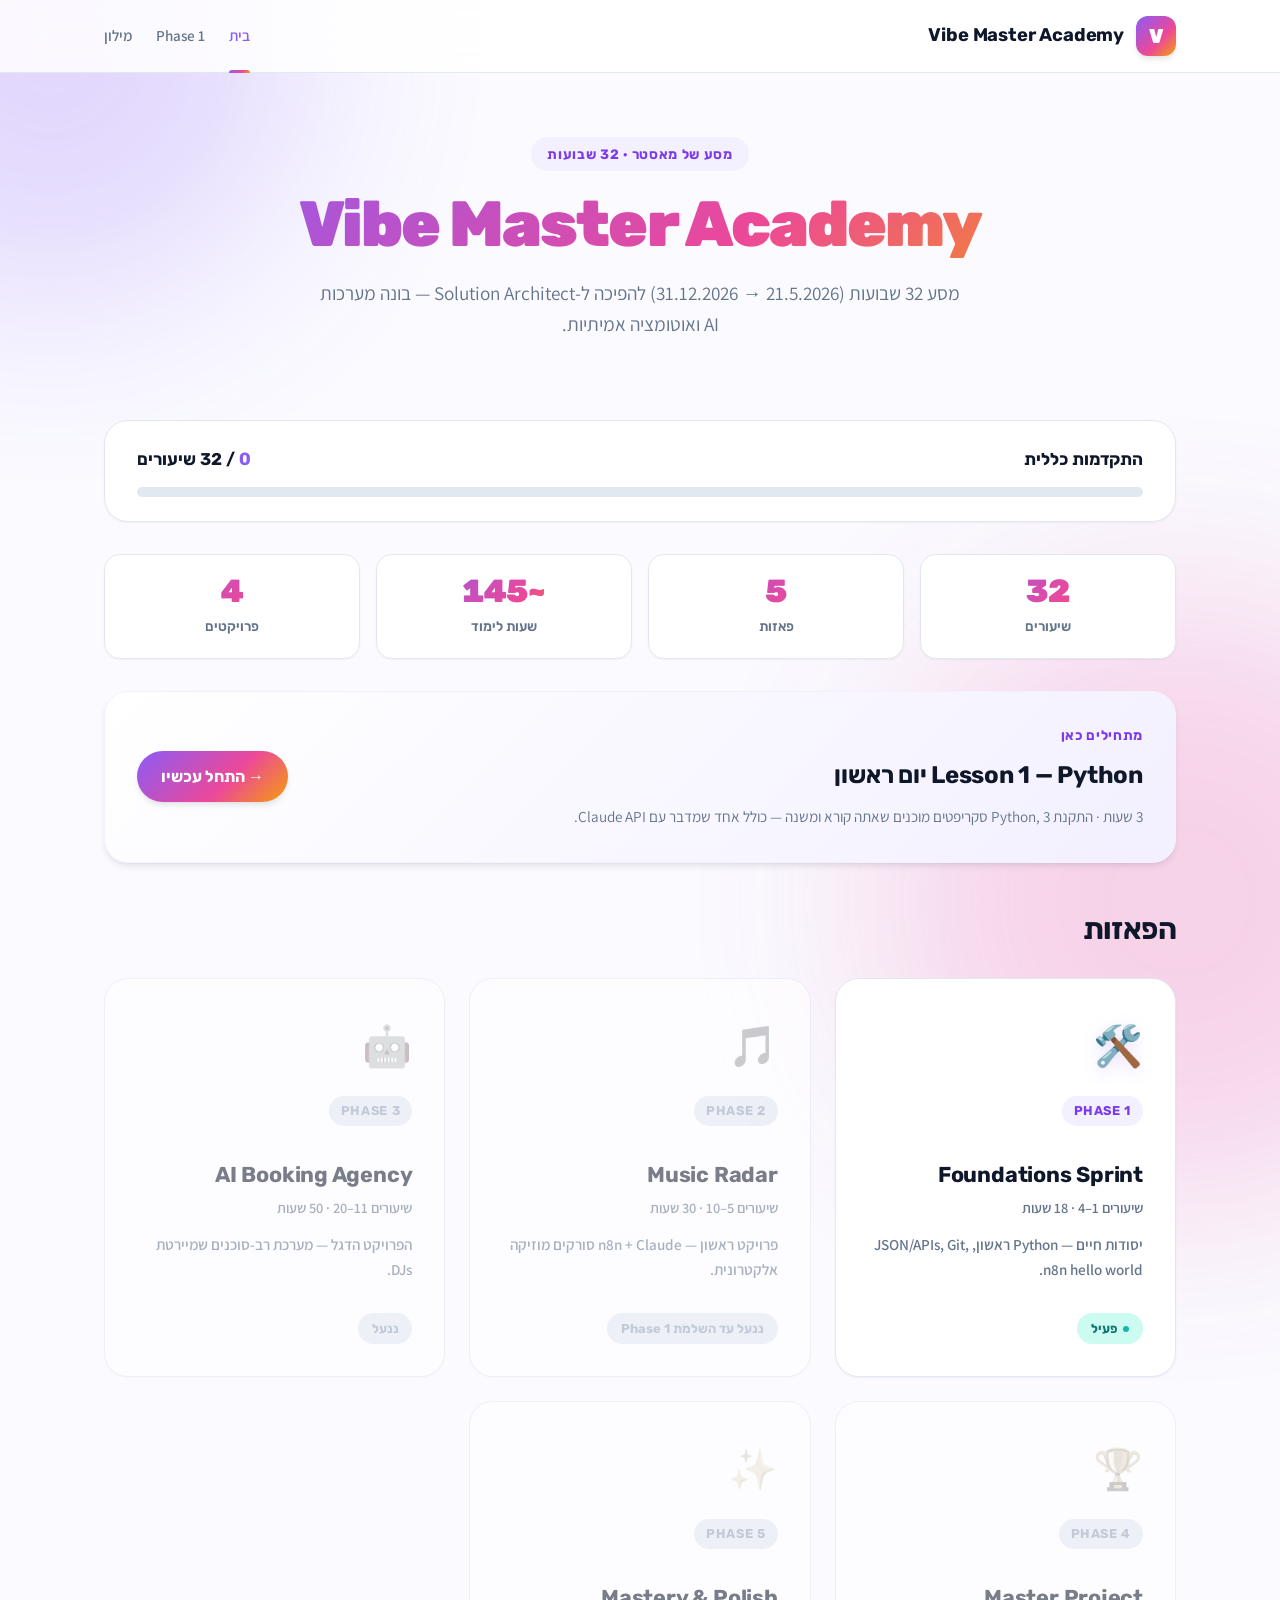
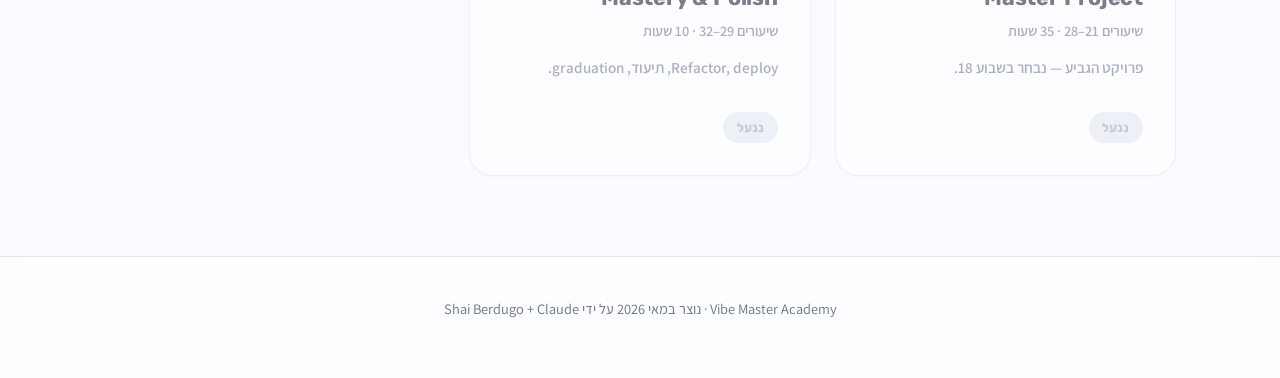
<file: index.html>
<!DOCTYPE html>
<html lang="he" dir="rtl">
<head>
  <meta charset="UTF-8">
  <meta name="viewport" content="width=device-width, initial-scale=1.0">
  <title>Vibe Master Academy — מסע 32 שבועות</title>
  <link rel="stylesheet" href="assets/css/styles.css?v=20260521-17">
</head>
<body>

  <header class="site-header">
    <div class="container site-header__inner">
      <a href="index.html" class="brand">
        <div class="brand__logo">V</div>
        <div class="brand__name">Vibe Master Academy</div>
      </a>
      <nav class="site-nav">
        <a href="index.html">בית</a>
        <a href="phase-1/index.html">Phase 1</a>
        <a href="glossary.html">מילון</a>
      </nav>
    </div>
  </header>

  <main class="container">
    <section class="hero">
      <div class="hero__eyebrow">מסע של מאסטר · 32 שבועות</div>
      <h1 class="hero__title">Vibe Master Academy</h1>
      <p class="hero__subtitle">
        מסע 32 שבועות (21.5.2026 → 31.12.2026) להפיכה ל-Solution Architect — בונה מערכות AI ואוטומציה אמיתיות.
      </p>
    </section>

    <section class="progress">
      <div class="progress__label">
        <span>התקדמות כללית</span>
        <span><strong>0</strong> / 32 שיעורים</span>
      </div>
      <div class="progress__bar">
        <div class="progress__fill" data-pct="0"></div>
      </div>
    </section>

    <div class="stats-strip">
      <div class="stat">
        <div class="stat__num">32</div>
        <div class="stat__label">שיעורים</div>
      </div>
      <div class="stat">
        <div class="stat__num">5</div>
        <div class="stat__label">פאזות</div>
      </div>
      <div class="stat">
        <div class="stat__num">~145</div>
        <div class="stat__label">שעות לימוד</div>
      </div>
      <div class="stat">
        <div class="stat__num">4</div>
        <div class="stat__label">פרויקטים</div>
      </div>
    </div>

    <div class="home-cta">
      <div class="home-cta__text">
        <div class="home-cta__label">מתחילים כאן</div>
        <div class="home-cta__title">Lesson 1 — Python יום ראשון</div>
        <div class="home-cta__desc">3 שעות · התקנת Python, 3 סקריפטים מוכנים שאתה קורא ומשנה — כולל אחד שמדבר עם Claude API.</div>
      </div>
      <a href="phase-1/lesson-01.html" class="home-cta__btn">התחל עכשיו ←</a>
    </div>

    <h2>הפאזות</h2>
    <section class="phases">

      <a href="phase-1/index.html" class="phase-card">
        <span class="phase-card__icon">🛠️</span>
        <div class="phase-card__number">Phase 1</div>
        <h3 class="phase-card__title">Foundations Sprint</h3>
        <div class="phase-card__meta">שיעורים 1–4 · 18 שעות</div>
        <p class="phase-card__desc">יסודות חיים — Python ראשון, JSON/APIs, Git, n8n hello world.</p>
        <span class="phase-card__status phase-card__status--active">פעיל</span>
      </a>

      <a class="phase-card phase-card--locked">
        <span class="phase-card__icon">🎵</span>
        <div class="phase-card__number">Phase 2</div>
        <h3 class="phase-card__title">Music Radar</h3>
        <div class="phase-card__meta">שיעורים 5–10 · 30 שעות</div>
        <p class="phase-card__desc">פרויקט ראשון — n8n + Claude סורקים מוזיקה אלקטרונית.</p>
        <span class="phase-card__status phase-card__status--locked">ננעל עד השלמת Phase 1</span>
      </a>

      <a class="phase-card phase-card--locked">
        <span class="phase-card__icon">🤖</span>
        <div class="phase-card__number">Phase 3</div>
        <h3 class="phase-card__title">AI Booking Agency</h3>
        <div class="phase-card__meta">שיעורים 11–20 · 50 שעות</div>
        <p class="phase-card__desc">הפרויקט הדגל — מערכת רב-סוכנים שמיירטת DJs.</p>
        <span class="phase-card__status phase-card__status--locked">ננעל</span>
      </a>

      <a class="phase-card phase-card--locked">
        <span class="phase-card__icon">🏆</span>
        <div class="phase-card__number">Phase 4</div>
        <h3 class="phase-card__title">Master Project</h3>
        <div class="phase-card__meta">שיעורים 21–28 · 35 שעות</div>
        <p class="phase-card__desc">פרויקט הגביע — נבחר בשבוע 18.</p>
        <span class="phase-card__status phase-card__status--locked">ננעל</span>
      </a>

      <a class="phase-card phase-card--locked">
        <span class="phase-card__icon">✨</span>
        <div class="phase-card__number">Phase 5</div>
        <h3 class="phase-card__title">Mastery & Polish</h3>
        <div class="phase-card__meta">שיעורים 29–32 · 10 שעות</div>
        <p class="phase-card__desc">Refactor, deploy, תיעוד, graduation.</p>
        <span class="phase-card__status phase-card__status--locked">ננעל</span>
      </a>

    </section>

  </main>

  <footer class="site-footer">
    <div class="container">
      <p>Vibe Master Academy · נוצר במאי 2026 על ידי Shai Berdugo + Claude</p>
    </div>
  </footer>

  <script src="assets/js/app.js?v=20260521-17"></script>
</body>
</html>
</file>
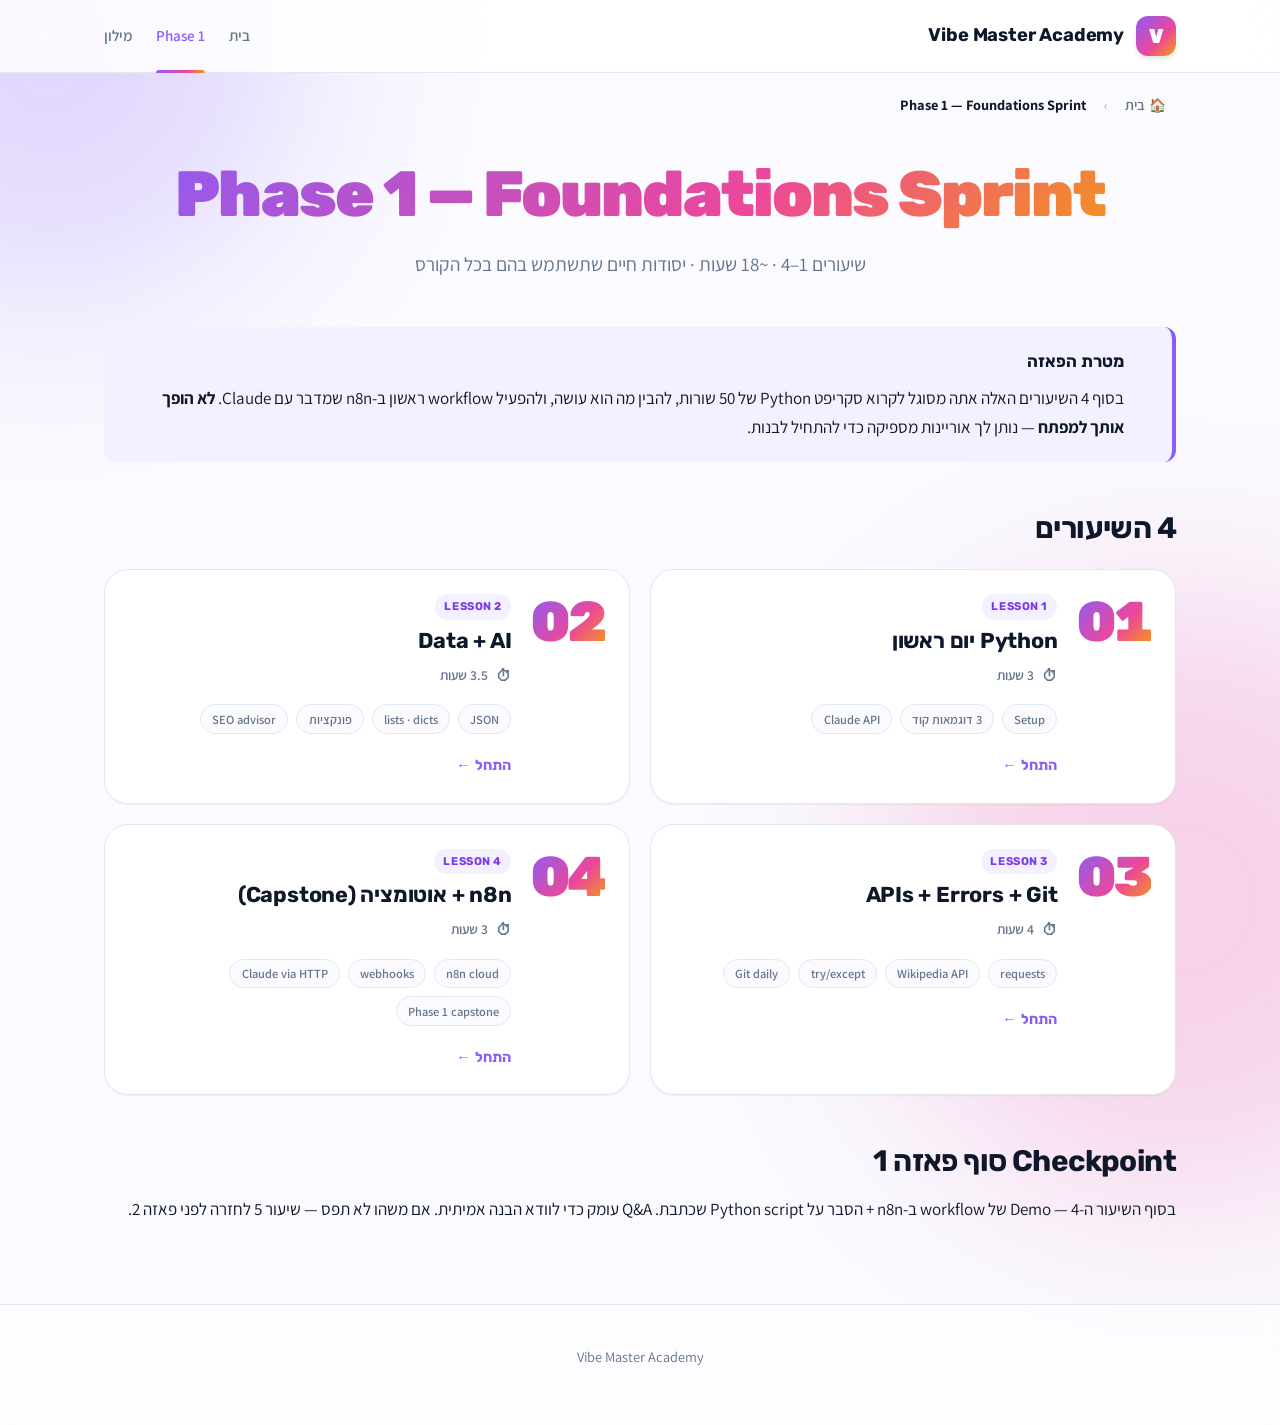
<file: phase-1/index.html>
<!DOCTYPE html>
<html lang="he" dir="rtl">
<head>
  <meta charset="UTF-8">
  <meta name="viewport" content="width=device-width, initial-scale=1.0">
  <title>Phase 1 — Foundations Sprint · VMA</title>
  <link rel="stylesheet" href="../assets/css/styles.css?v=20260521-17">
</head>
<body>

  <header class="site-header">
    <div class="container site-header__inner">
      <a href="../index.html" class="brand">
        <div class="brand__logo">V</div>
        <div class="brand__name">Vibe Master Academy</div>
      </a>
      <nav class="site-nav">
        <a href="../index.html">בית</a>
        <a href="index.html" class="active">Phase 1</a>
        <a href="../glossary.html">מילון</a>
      </nav>
    </div>
  </header>

  <main class="container">

    <nav class="breadcrumbs" aria-label="פירורי לחם">
      <a href="../index.html" class="breadcrumbs__home">בית</a>
      <span class="breadcrumbs__separator">›</span>
      <span class="breadcrumbs__current">Phase 1 — Foundations Sprint</span>
    </nav>

    <section class="hero phase-hero">
      <h1 class="hero__title">Phase 1 — Foundations Sprint</h1>
      <p class="hero__subtitle">
        שיעורים 1–4 · ~18 שעות · יסודות חיים שתשתמש בהם בכל הקורס
      </p>
    </section>

    <div class="callout">
      <div class="callout__title">מטרת הפאזה</div>
      <p>בסוף 4 השיעורים האלה אתה מסוגל לקרוא סקריפט Python של 50 שורות, להבין מה הוא עושה, ולהפעיל workflow ראשון ב-n8n שמדבר עם Claude. <strong>לא הופך אותך למפתח</strong> — נותן לך אוריינות מספיקה כדי להתחיל לבנות.</p>
    </div>

    <h2>4 השיעורים</h2>
    <section class="lessons-grid">

      <a href="lesson-01.html" class="lesson-card">
        <div class="lesson-card__number">01</div>
        <div class="lesson-card__body">
          <span class="lesson-card__tag">Lesson 1</span>
          <h3 class="lesson-card__title">Python יום ראשון</h3>
          <div class="lesson-card__meta">3 שעות</div>
          <div class="lesson-card__chips">
            <span class="lesson-card__chip">Setup</span>
            <span class="lesson-card__chip">3 דוגמאות קוד</span>
            <span class="lesson-card__chip">Claude API</span>
          </div>
          <div class="lesson-card__cta">התחל</div>
        </div>
      </a>

      <a href="lesson-02.html" class="lesson-card">
        <div class="lesson-card__number">02</div>
        <div class="lesson-card__body">
          <span class="lesson-card__tag">Lesson 2</span>
          <h3 class="lesson-card__title">Data + AI</h3>
          <div class="lesson-card__meta">3.5 שעות</div>
          <div class="lesson-card__chips">
            <span class="lesson-card__chip">JSON</span>
            <span class="lesson-card__chip">lists · dicts</span>
            <span class="lesson-card__chip">פונקציות</span>
            <span class="lesson-card__chip">SEO advisor</span>
          </div>
          <div class="lesson-card__cta">התחל</div>
        </div>
      </a>

      <a href="lesson-03.html" class="lesson-card">
        <div class="lesson-card__number">03</div>
        <div class="lesson-card__body">
          <span class="lesson-card__tag">Lesson 3</span>
          <h3 class="lesson-card__title">APIs + Errors + Git</h3>
          <div class="lesson-card__meta">4 שעות</div>
          <div class="lesson-card__chips">
            <span class="lesson-card__chip">requests</span>
            <span class="lesson-card__chip">Wikipedia API</span>
            <span class="lesson-card__chip">try/except</span>
            <span class="lesson-card__chip">Git daily</span>
          </div>
          <div class="lesson-card__cta">התחל</div>
        </div>
      </a>

      <a href="lesson-04.html" class="lesson-card">
        <div class="lesson-card__number">04</div>
        <div class="lesson-card__body">
          <span class="lesson-card__tag">Lesson 4</span>
          <h3 class="lesson-card__title">n8n + אוטומציה (Capstone)</h3>
          <div class="lesson-card__meta">3 שעות</div>
          <div class="lesson-card__chips">
            <span class="lesson-card__chip">n8n cloud</span>
            <span class="lesson-card__chip">webhooks</span>
            <span class="lesson-card__chip">Claude via HTTP</span>
            <span class="lesson-card__chip">Phase 1 capstone</span>
          </div>
          <div class="lesson-card__cta">התחל</div>
        </div>
      </a>

    </section>

    <h2>Checkpoint סוף פאזה 1</h2>
    <p>בסוף השיעור ה-4 — Demo של workflow ב-n8n + הסבר על Python script שכתבת. Q&A עומק כדי לוודא הבנה אמיתית. אם משהו לא תפס — שיעור 5 לחזרה לפני פאזה 2.</p>

  </main>

  <footer class="site-footer">
    <div class="container"><p>Vibe Master Academy</p></div>
  </footer>

  <script src="../assets/js/app.js?v=20260521-17"></script>
</body>
</html>
</file>
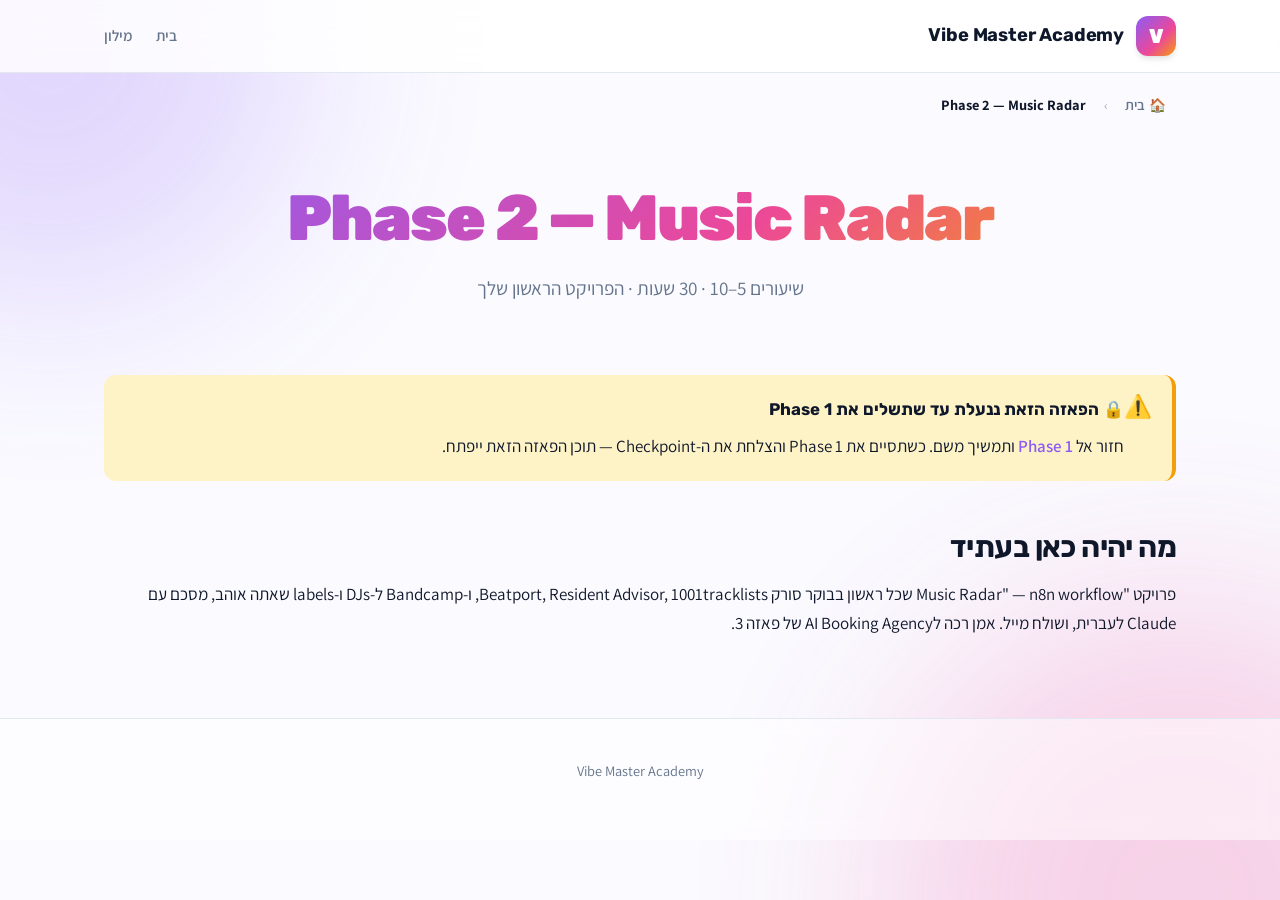
<file: phase-2/index.html>
<!DOCTYPE html>
<html lang="he" dir="rtl">
<head>
  <meta charset="UTF-8">
  <meta name="viewport" content="width=device-width, initial-scale=1.0">
  <title>Phase 2 — Music Radar · VMA</title>
  <link rel="stylesheet" href="../assets/css/styles.css?v=20260521-17">
</head>
<body>

  <header class="site-header">
    <div class="container site-header__inner">
      <a href="../index.html" class="brand">
        <div class="brand__logo">V</div>
        <div class="brand__name">Vibe Master Academy</div>
      </a>
      <nav class="site-nav">
        <a href="../index.html">בית</a>
        <a href="../glossary.html">מילון</a>
      </nav>
    </div>
  </header>

  <main class="container">
    <nav class="breadcrumbs" aria-label="פירורי לחם">
      <a href="../index.html" class="breadcrumbs__home">בית</a>
      <span class="breadcrumbs__separator">›</span>
      <span class="breadcrumbs__current">Phase 2 — Music Radar</span>
    </nav>

    <section class="hero">
      <h1 class="hero__title">Phase 2 — Music Radar</h1>
      <p class="hero__subtitle">
        שיעורים 5–10 · 30 שעות · הפרויקט הראשון שלך
      </p>
    </section>

    <div class="callout callout--warning">
      <div class="callout__title">🔒 הפאזה הזאת ננעלת עד שתשלים את Phase 1</div>
      <p>חזור אל <a href="../phase-1/index.html">Phase 1</a> ותמשיך משם. כשתסיים את Phase 1 והצלחת את ה-Checkpoint — תוכן הפאזה הזאת ייפתח.</p>
    </div>

    <h2>מה יהיה כאן בעתיד</h2>
    <p>פרויקט "Music Radar" — n8n workflow שכל ראשון בבוקר סורק Beatport, Resident Advisor, 1001tracklists, ו-Bandcamp ל-DJs ו-labels שאתה אוהב, מסכם עם Claude לעברית, ושולח מייל. אמן רכה לAI Booking Agency של פאזה 3.</p>

  </main>

  <footer class="site-footer">
    <div class="container"><p>Vibe Master Academy</p></div>
  </footer>

  <script src="../assets/js/app.js?v=20260521-17"></script>
</body>
</html>
</file>
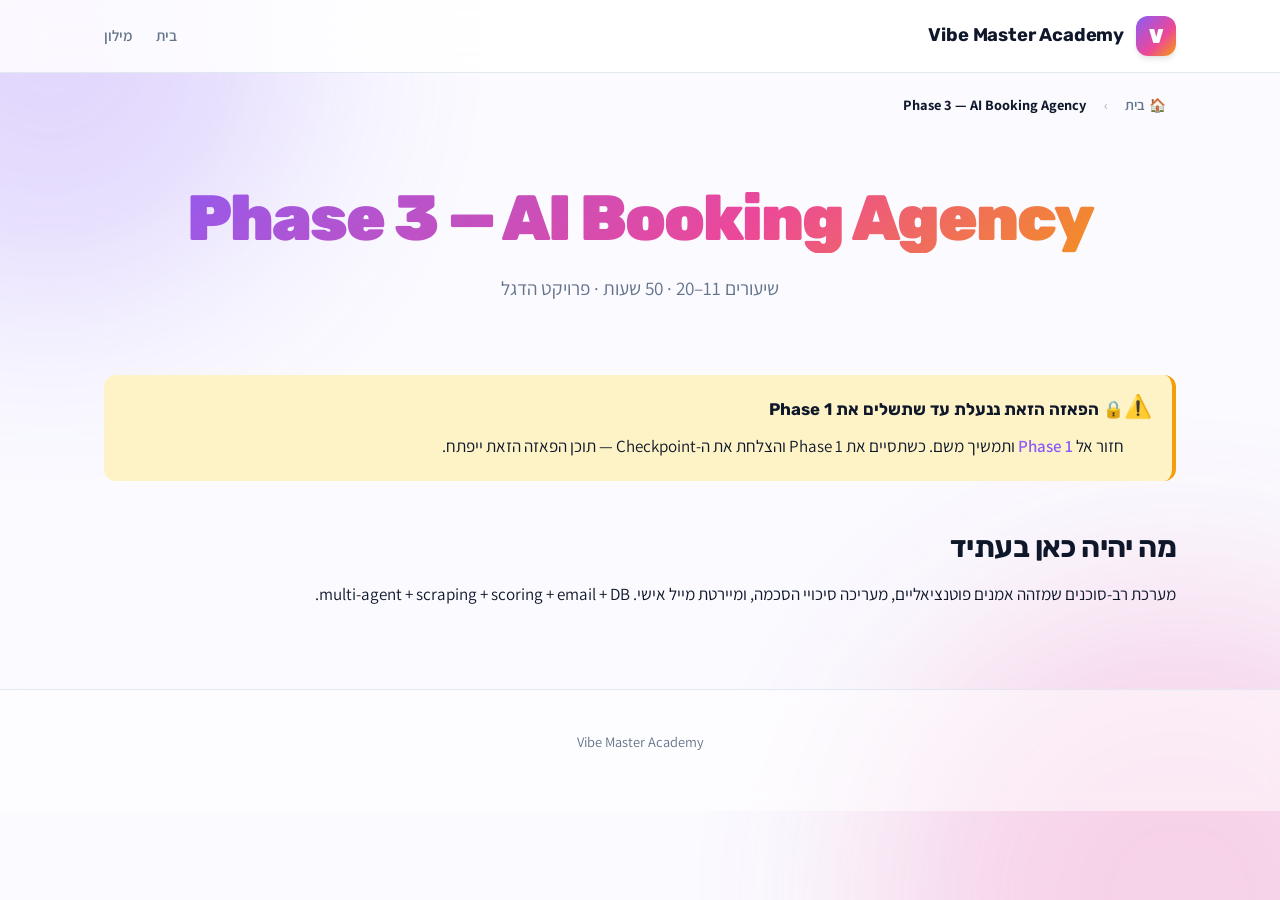
<file: phase-3/index.html>
<!DOCTYPE html>
<html lang="he" dir="rtl">
<head>
  <meta charset="UTF-8">
  <meta name="viewport" content="width=device-width, initial-scale=1.0">
  <title>Phase 3 — AI Booking Agency · VMA</title>
  <link rel="stylesheet" href="../assets/css/styles.css?v=20260521-17">
</head>
<body>

  <header class="site-header">
    <div class="container site-header__inner">
      <a href="../index.html" class="brand">
        <div class="brand__logo">V</div>
        <div class="brand__name">Vibe Master Academy</div>
      </a>
      <nav class="site-nav">
        <a href="../index.html">בית</a>
        <a href="../glossary.html">מילון</a>
      </nav>
    </div>
  </header>

  <main class="container">
    <nav class="breadcrumbs" aria-label="פירורי לחם">
      <a href="../index.html" class="breadcrumbs__home">בית</a>
      <span class="breadcrumbs__separator">›</span>
      <span class="breadcrumbs__current">Phase 3 — AI Booking Agency</span>
    </nav>

    <section class="hero">
      <h1 class="hero__title">Phase 3 — AI Booking Agency</h1>
      <p class="hero__subtitle">
        שיעורים 11–20 · 50 שעות · פרויקט הדגל
      </p>
    </section>

    <div class="callout callout--warning">
      <div class="callout__title">🔒 הפאזה הזאת ננעלת עד שתשלים את Phase 1</div>
      <p>חזור אל <a href="../phase-1/index.html">Phase 1</a> ותמשיך משם. כשתסיים את Phase 1 והצלחת את ה-Checkpoint — תוכן הפאזה הזאת ייפתח.</p>
    </div>

    <h2>מה יהיה כאן בעתיד</h2>
    <p>מערכת רב-סוכנים שמזהה אמנים פוטנציאליים, מעריכה סיכויי הסכמה, ומיירטת מייל אישי. multi-agent + scraping + scoring + email + DB.</p>

  </main>

  <footer class="site-footer">
    <div class="container"><p>Vibe Master Academy</p></div>
  </footer>

  <script src="../assets/js/app.js?v=20260521-17"></script>
</body>
</html>
</file>
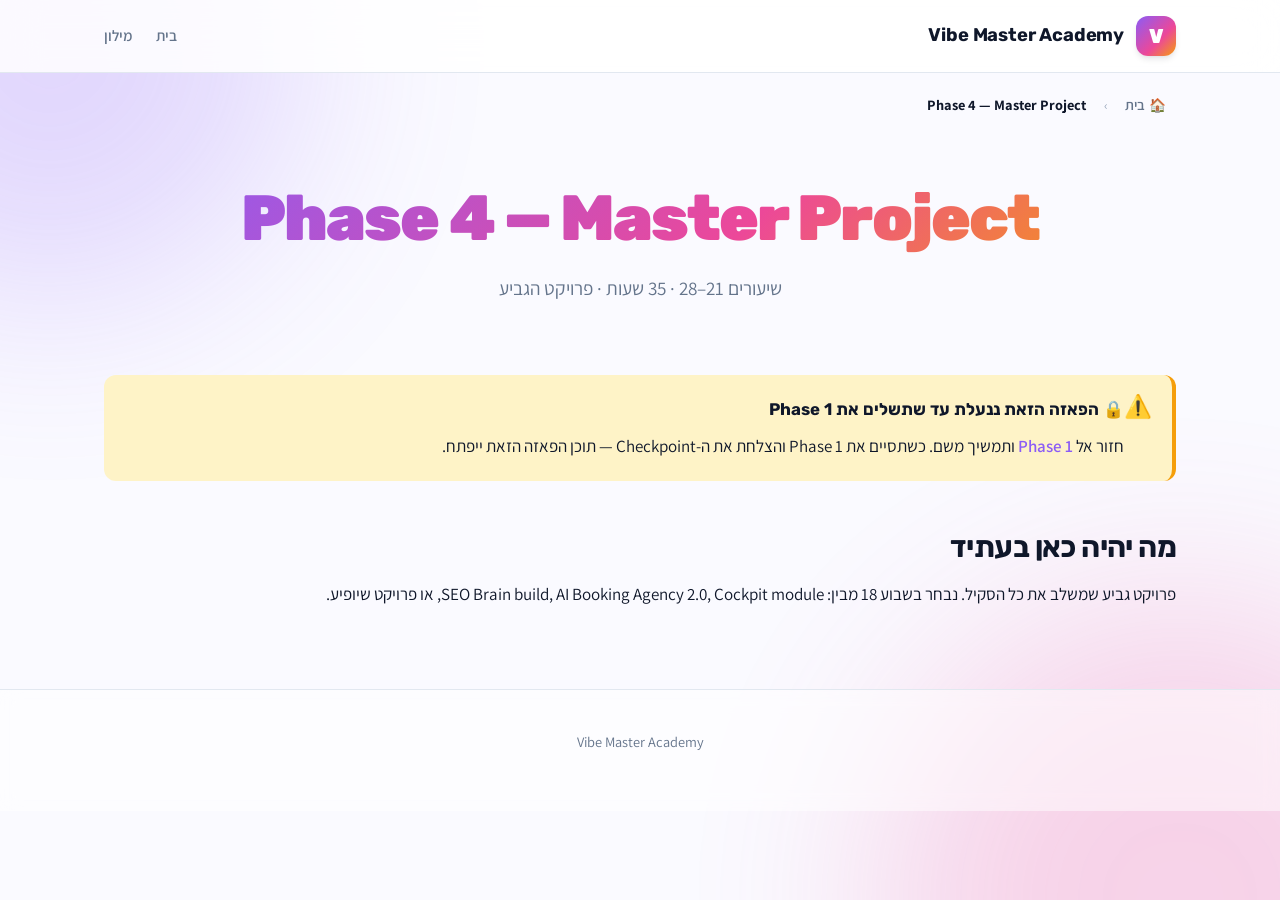
<file: phase-4/index.html>
<!DOCTYPE html>
<html lang="he" dir="rtl">
<head>
  <meta charset="UTF-8">
  <meta name="viewport" content="width=device-width, initial-scale=1.0">
  <title>Phase 4 — Master Project · VMA</title>
  <link rel="stylesheet" href="../assets/css/styles.css?v=20260521-17">
</head>
<body>

  <header class="site-header">
    <div class="container site-header__inner">
      <a href="../index.html" class="brand">
        <div class="brand__logo">V</div>
        <div class="brand__name">Vibe Master Academy</div>
      </a>
      <nav class="site-nav">
        <a href="../index.html">בית</a>
        <a href="../glossary.html">מילון</a>
      </nav>
    </div>
  </header>

  <main class="container">
    <nav class="breadcrumbs" aria-label="פירורי לחם">
      <a href="../index.html" class="breadcrumbs__home">בית</a>
      <span class="breadcrumbs__separator">›</span>
      <span class="breadcrumbs__current">Phase 4 — Master Project</span>
    </nav>

    <section class="hero">
      <h1 class="hero__title">Phase 4 — Master Project</h1>
      <p class="hero__subtitle">
        שיעורים 21–28 · 35 שעות · פרויקט הגביע
      </p>
    </section>

    <div class="callout callout--warning">
      <div class="callout__title">🔒 הפאזה הזאת ננעלת עד שתשלים את Phase 1</div>
      <p>חזור אל <a href="../phase-1/index.html">Phase 1</a> ותמשיך משם. כשתסיים את Phase 1 והצלחת את ה-Checkpoint — תוכן הפאזה הזאת ייפתח.</p>
    </div>

    <h2>מה יהיה כאן בעתיד</h2>
    <p>פרויקט גביע שמשלב את כל הסקיל. נבחר בשבוע 18 מבין: SEO Brain build, AI Booking Agency 2.0, Cockpit module, או פרויקט שיופיע.</p>

  </main>

  <footer class="site-footer">
    <div class="container"><p>Vibe Master Academy</p></div>
  </footer>

  <script src="../assets/js/app.js?v=20260521-17"></script>
</body>
</html>
</file>
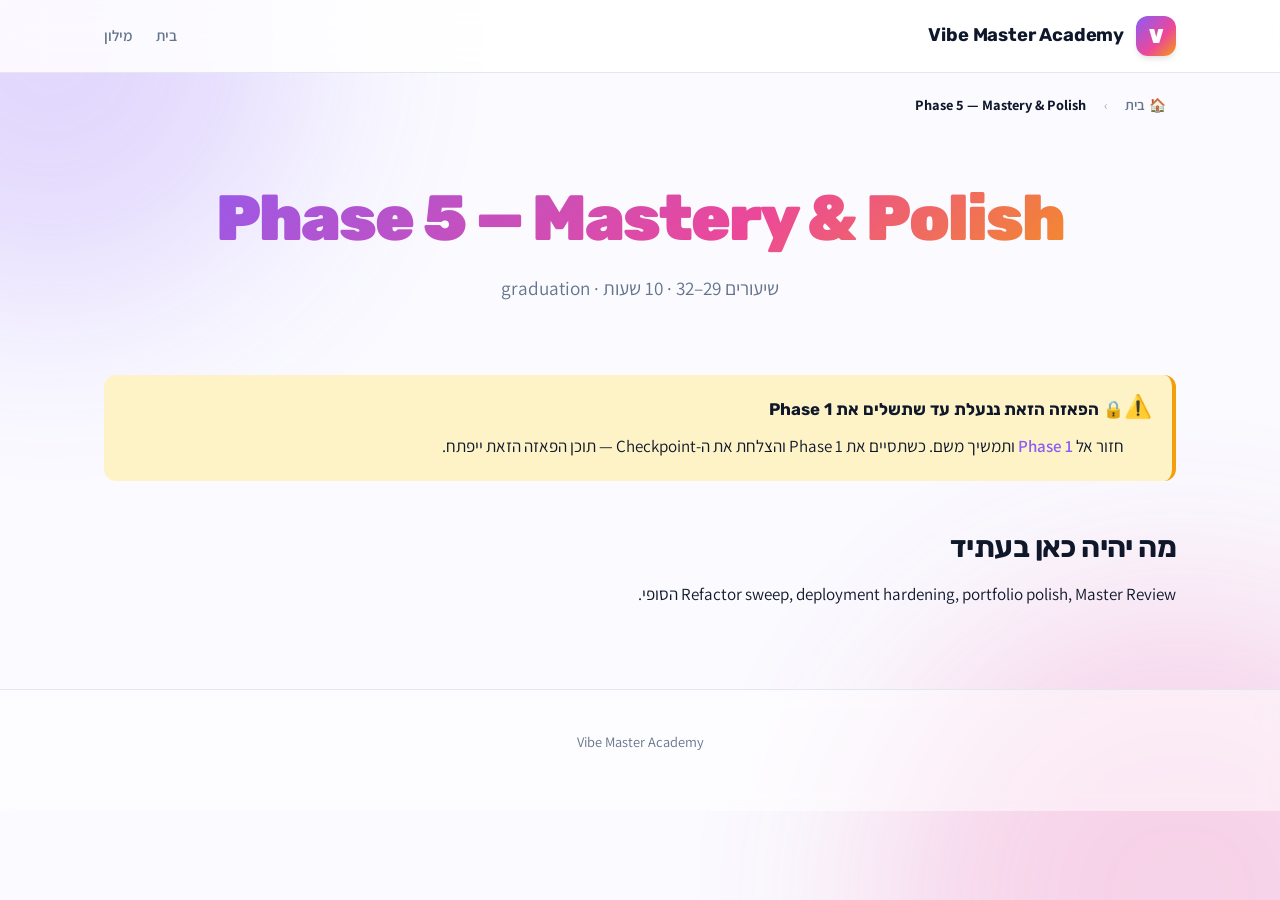
<file: phase-5/index.html>
<!DOCTYPE html>
<html lang="he" dir="rtl">
<head>
  <meta charset="UTF-8">
  <meta name="viewport" content="width=device-width, initial-scale=1.0">
  <title>Phase 5 — Mastery & Polish · VMA</title>
  <link rel="stylesheet" href="../assets/css/styles.css?v=20260521-17">
</head>
<body>

  <header class="site-header">
    <div class="container site-header__inner">
      <a href="../index.html" class="brand">
        <div class="brand__logo">V</div>
        <div class="brand__name">Vibe Master Academy</div>
      </a>
      <nav class="site-nav">
        <a href="../index.html">בית</a>
        <a href="../glossary.html">מילון</a>
      </nav>
    </div>
  </header>

  <main class="container">
    <nav class="breadcrumbs" aria-label="פירורי לחם">
      <a href="../index.html" class="breadcrumbs__home">בית</a>
      <span class="breadcrumbs__separator">›</span>
      <span class="breadcrumbs__current">Phase 5 — Mastery & Polish</span>
    </nav>

    <section class="hero">
      <h1 class="hero__title">Phase 5 — Mastery & Polish</h1>
      <p class="hero__subtitle">
        שיעורים 29–32 · 10 שעות · graduation
      </p>
    </section>

    <div class="callout callout--warning">
      <div class="callout__title">🔒 הפאזה הזאת ננעלת עד שתשלים את Phase 1</div>
      <p>חזור אל <a href="../phase-1/index.html">Phase 1</a> ותמשיך משם. כשתסיים את Phase 1 והצלחת את ה-Checkpoint — תוכן הפאזה הזאת ייפתח.</p>
    </div>

    <h2>מה יהיה כאן בעתיד</h2>
    <p>Refactor sweep, deployment hardening, portfolio polish, Master Review הסופי.</p>

  </main>

  <footer class="site-footer">
    <div class="container"><p>Vibe Master Academy</p></div>
  </footer>

  <script src="../assets/js/app.js?v=20260521-17"></script>
</body>
</html>
</file>
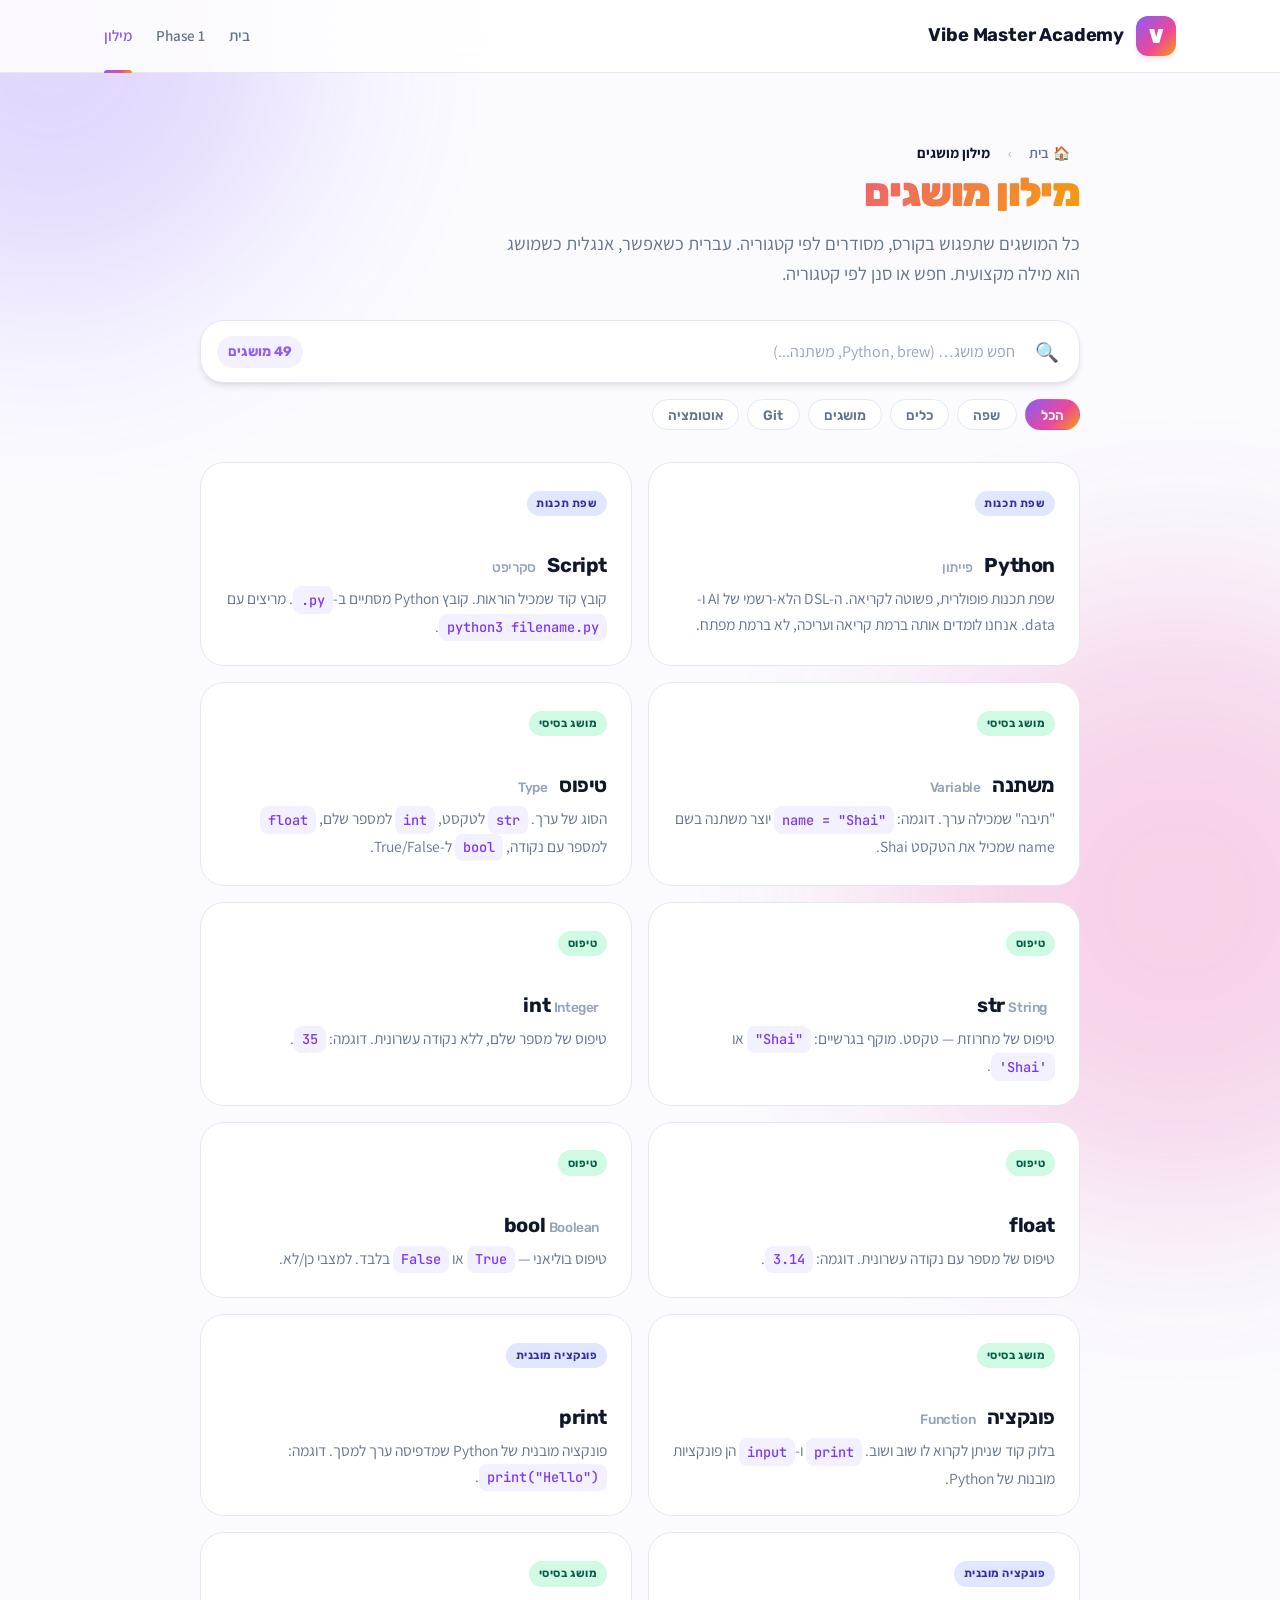
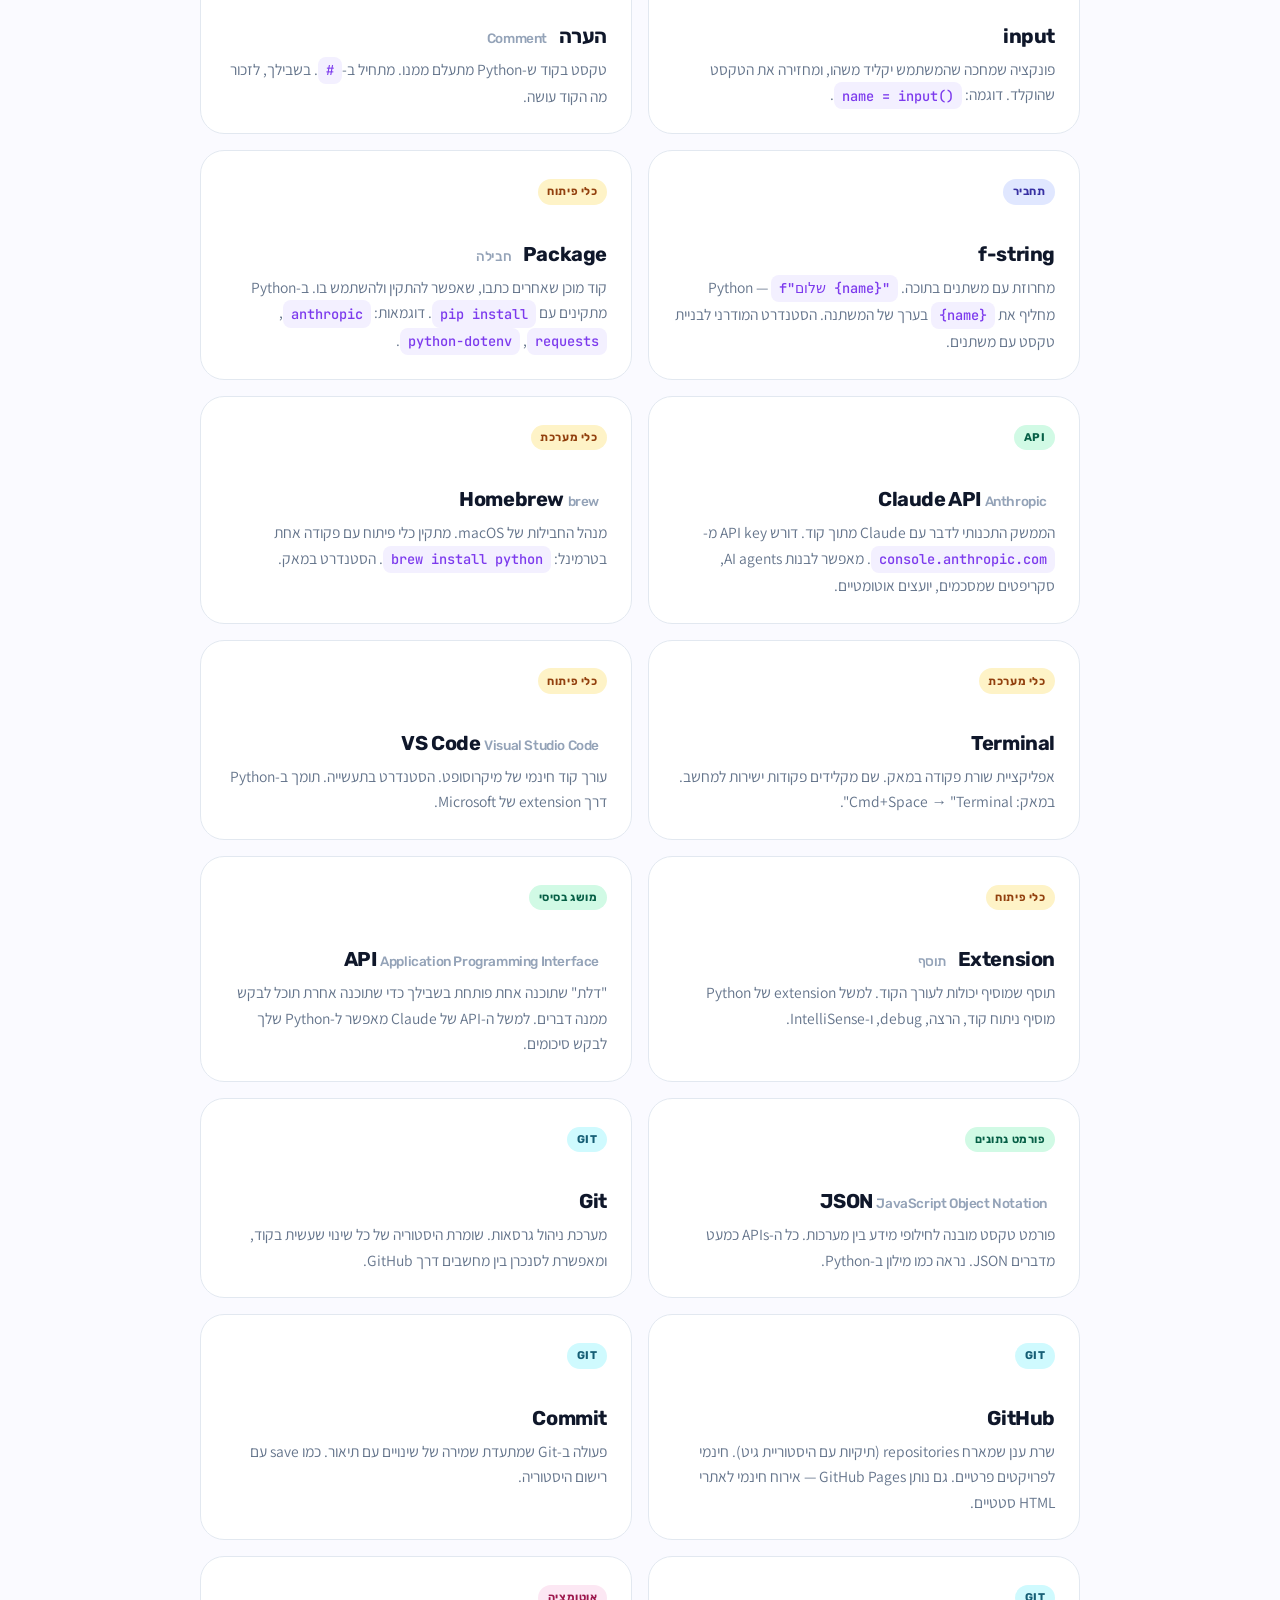
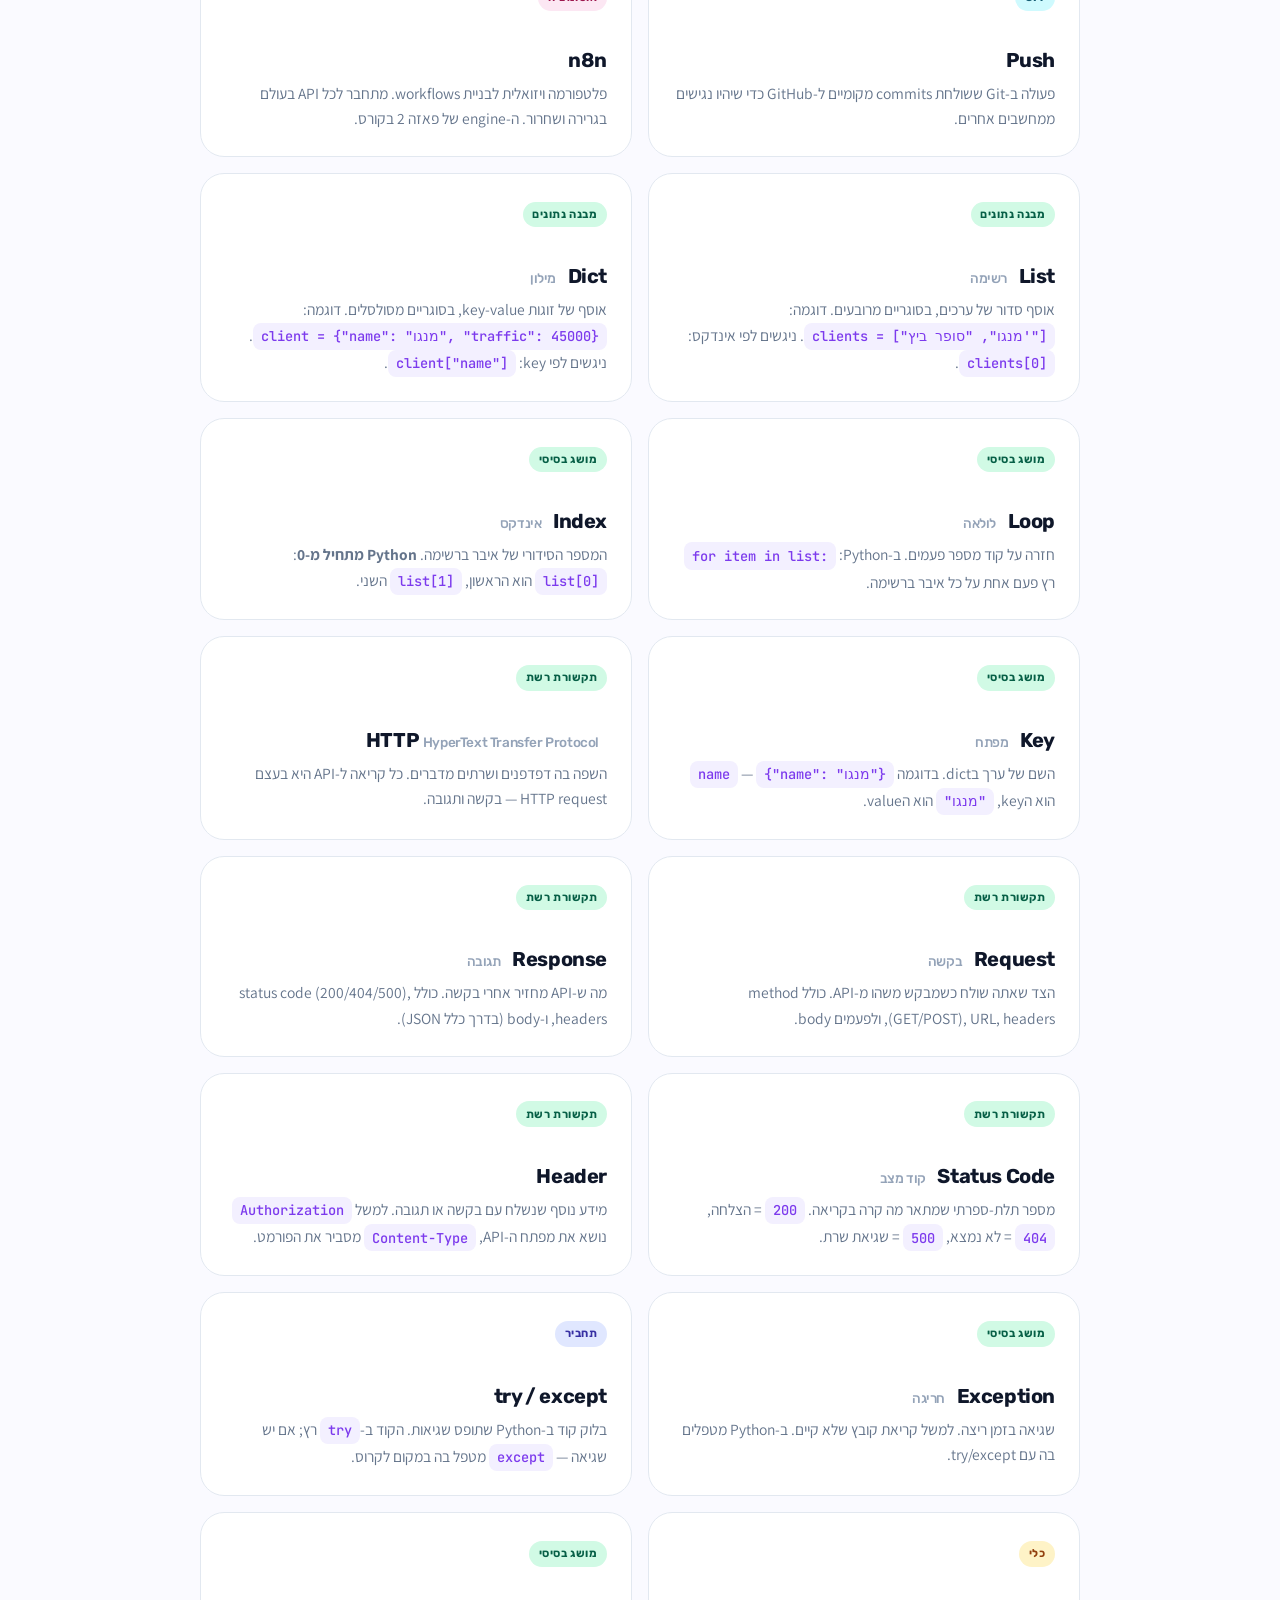
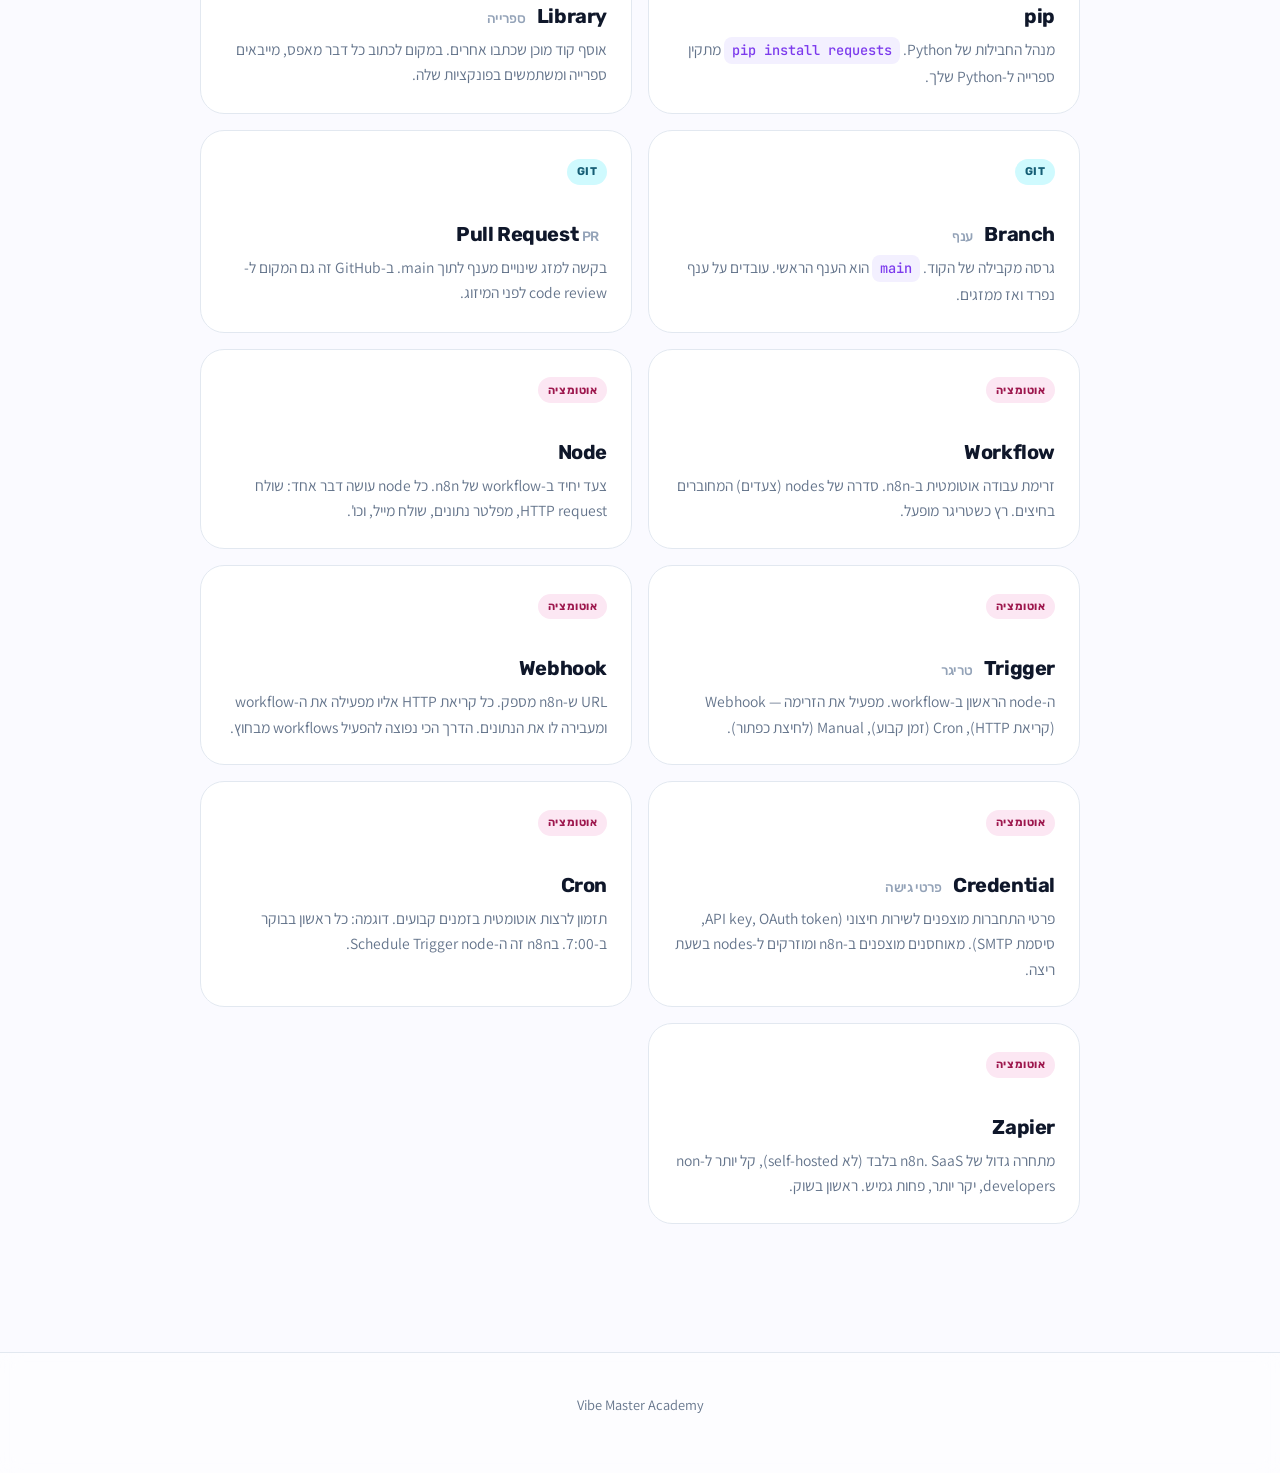
<file: glossary.html>
<!DOCTYPE html>
<html lang="he" dir="rtl">
<head>
  <meta charset="UTF-8">
  <meta name="viewport" content="width=device-width, initial-scale=1.0">
  <title>מילון מושגים · VMA</title>
  <link rel="stylesheet" href="assets/css/styles.css?v=20260521-17">
</head>
<body>

  <header class="site-header">
    <div class="container site-header__inner">
      <a href="index.html" class="brand">
        <div class="brand__logo">V</div>
        <div class="brand__name">Vibe Master Academy</div>
      </a>
      <nav class="site-nav">
        <a href="index.html">בית</a>
        <a href="phase-1/index.html">Phase 1</a>
        <a href="glossary.html" class="active">מילון</a>
      </nav>
    </div>
  </header>

  <main class="container glossary-page">

    <nav class="breadcrumbs" aria-label="פירורי לחם">
      <a href="index.html" class="breadcrumbs__home">בית</a>
      <span class="breadcrumbs__separator">›</span>
      <span class="breadcrumbs__current">מילון מושגים</span>
    </nav>

    <section class="glossary-hero">
      <h1 class="glossary-hero__title">מילון מושגים</h1>
      <p class="glossary-hero__intro">
        כל המושגים שתפגוש בקורס, מסודרים לפי קטגוריה. עברית כשאפשר, אנגלית כשמושג הוא מילה מקצועית.
        חפש או סנן לפי קטגוריה.
      </p>
    </section>

    <div class="glossary-search">
      <span class="glossary-search__icon" aria-hidden="true">🔍</span>
      <input
        type="search"
        class="glossary-search__input"
        placeholder="חפש מושג… (Python, brew, משתנה...)"
        aria-label="חיפוש מושג במילון"
      >
      <span class="glossary-search__count">49 מושגים</span>
    </div>

    <div class="glossary-filters" role="group" aria-label="קטגוריות">
      <button class="glossary-filter active" data-category="all">הכל</button>
      <button class="glossary-filter" data-category="language">שפה</button>
      <button class="glossary-filter" data-category="tools">כלים</button>
      <button class="glossary-filter" data-category="concepts">מושגים</button>
      <button class="glossary-filter" data-category="git">Git</button>
      <button class="glossary-filter" data-category="automation">אוטומציה</button>
    </div>

    <div class="glossary-grid">

      <div class="term" id="python" data-category="language">
        <span class="term__category term__category--language">שפת תכנות</span>
        <h3 class="term__name">Python <span class="term__en">פייתון</span></h3>
        <p>שפת תכנות פופולרית, פשוטה לקריאה. ה-DSL הלא-רשמי של AI ו-data. אנחנו לומדים אותה ברמת קריאה ועריכה, לא ברמת מפתח.</p>
      </div>

      <div class="term" id="script" data-category="language">
        <span class="term__category term__category--language">שפת תכנות</span>
        <h3 class="term__name">Script <span class="term__en">סקריפט</span></h3>
        <p>קובץ קוד שמכיל הוראות. קובץ Python מסתיים ב-<code>.py</code>. מריצים עם <code>python3 filename.py</code>.</p>
      </div>

      <div class="term" id="variable" data-category="concepts">
        <span class="term__category term__category--concepts">מושג בסיסי</span>
        <h3 class="term__name">משתנה <span class="term__en">Variable</span></h3>
        <p>"תיבה" שמכילה ערך. דוגמה: <code>name = "Shai"</code> יוצר משתנה בשם name שמכיל את הטקסט Shai.</p>
      </div>

      <div class="term" id="type" data-category="concepts">
        <span class="term__category term__category--concepts">מושג בסיסי</span>
        <h3 class="term__name">טיפוס <span class="term__en">Type</span></h3>
        <p>הסוג של ערך. <code>str</code> לטקסט, <code>int</code> למספר שלם, <code>float</code> למספר עם נקודה, <code>bool</code> ל-True/False.</p>
      </div>

      <div class="term" id="str" data-category="concepts">
        <span class="term__category term__category--concepts">טיפוס</span>
        <h3 class="term__name">str <span class="term__en">String</span></h3>
        <p>טיפוס של מחרוזת — טקסט. מוקף בגרשיים: <code>"Shai"</code> או <code>'Shai'</code>.</p>
      </div>

      <div class="term" id="int" data-category="concepts">
        <span class="term__category term__category--concepts">טיפוס</span>
        <h3 class="term__name">int <span class="term__en">Integer</span></h3>
        <p>טיפוס של מספר שלם, ללא נקודה עשרונית. דוגמה: <code>35</code>.</p>
      </div>

      <div class="term" id="float" data-category="concepts">
        <span class="term__category term__category--concepts">טיפוס</span>
        <h3 class="term__name">float</h3>
        <p>טיפוס של מספר עם נקודה עשרונית. דוגמה: <code>3.14</code>.</p>
      </div>

      <div class="term" id="bool" data-category="concepts">
        <span class="term__category term__category--concepts">טיפוס</span>
        <h3 class="term__name">bool <span class="term__en">Boolean</span></h3>
        <p>טיפוס בוליאני — <code>True</code> או <code>False</code> בלבד. למצבי כן/לא.</p>
      </div>

      <div class="term" id="function" data-category="concepts">
        <span class="term__category term__category--concepts">מושג בסיסי</span>
        <h3 class="term__name">פונקציה <span class="term__en">Function</span></h3>
        <p>בלוק קוד שניתן לקרוא לו שוב ושוב. <code>print</code> ו-<code>input</code> הן פונקציות מובנות של Python.</p>
      </div>

      <div class="term" id="print" data-category="language">
        <span class="term__category term__category--language">פונקציה מובנית</span>
        <h3 class="term__name">print</h3>
        <p>פונקציה מובנית של Python שמדפיסה ערך למסך. דוגמה: <code>print("Hello")</code>.</p>
      </div>

      <div class="term" id="input" data-category="language">
        <span class="term__category term__category--language">פונקציה מובנית</span>
        <h3 class="term__name">input</h3>
        <p>פונקציה שמחכה שהמשתמש יקליד משהו, ומחזירה את הטקסט שהוקלד. דוגמה: <code>name = input()</code>.</p>
      </div>

      <div class="term" id="comment" data-category="concepts">
        <span class="term__category term__category--concepts">מושג בסיסי</span>
        <h3 class="term__name">הערה <span class="term__en">Comment</span></h3>
        <p>טקסט בקוד ש-Python מתעלם ממנו. מתחיל ב-<code>#</code>. בשבילך, לזכור מה הקוד עושה.</p>
      </div>

      <div class="term" id="f-string" data-category="language">
        <span class="term__category term__category--language">תחביר</span>
        <h3 class="term__name">f-string</h3>
        <p>מחרוזת עם משתנים בתוכה. <code>f"שלום {name}"</code> — Python מחליף את <code>{name}</code> בערך של המשתנה. הסטנדרט המודרני לבניית טקסט עם משתנים.</p>
      </div>

      <div class="term" id="package" data-category="tools">
        <span class="term__category term__category--tools">כלי פיתוח</span>
        <h3 class="term__name">Package <span class="term__en">חבילה</span></h3>
        <p>קוד מוכן שאחרים כתבו, שאפשר להתקין ולהשתמש בו. ב-Python מתקינים עם <code>pip install</code>. דוגמאות: <code>anthropic</code>, <code>requests</code>, <code>python-dotenv</code>.</p>
      </div>

      <div class="term" id="anthropic-api" data-category="concepts">
        <span class="term__category term__category--concepts">API</span>
        <h3 class="term__name">Claude API <span class="term__en">Anthropic</span></h3>
        <p>הממשק התכנותי לדבר עם Claude מתוך קוד. דורש API key מ-<code>console.anthropic.com</code>. מאפשר לבנות AI agents, סקריפטים שמסכמים, יועצים אוטומטיים.</p>
      </div>

      <div class="term" id="homebrew" data-category="tools">
        <span class="term__category term__category--tools">כלי מערכת</span>
        <h3 class="term__name">Homebrew <span class="term__en">brew</span></h3>
        <p>מנהל החבילות של macOS. מתקין כלי פיתוח עם פקודה אחת בטרמינל: <code>brew install python</code>. הסטנדרט במאק.</p>
      </div>

      <div class="term" id="terminal" data-category="tools">
        <span class="term__category term__category--tools">כלי מערכת</span>
        <h3 class="term__name">Terminal</h3>
        <p>אפליקציית שורת פקודה במאק. שם מקלידים פקודות ישירות למחשב. במאק: Cmd+Space → "Terminal".</p>
      </div>

      <div class="term" id="vscode" data-category="tools">
        <span class="term__category term__category--tools">כלי פיתוח</span>
        <h3 class="term__name">VS Code <span class="term__en">Visual Studio Code</span></h3>
        <p>עורך קוד חינמי של מיקרוסופט. הסטנדרט בתעשייה. תומך ב-Python דרך extension של Microsoft.</p>
      </div>

      <div class="term" id="extension" data-category="tools">
        <span class="term__category term__category--tools">כלי פיתוח</span>
        <h3 class="term__name">Extension <span class="term__en">תוסף</span></h3>
        <p>תוסף שמוסיף יכולות לעורך הקוד. למשל extension של Python מוסיף ניתוח קוד, הרצה, debug, ו-IntelliSense.</p>
      </div>

      <div class="term" id="api" data-category="concepts">
        <span class="term__category term__category--concepts">מושג בסיסי</span>
        <h3 class="term__name">API <span class="term__en">Application Programming Interface</span></h3>
        <p>"דלת" שתוכנה אחת פותחת בשבילך כדי שתוכנה אחרת תוכל לבקש ממנה דברים. למשל ה-API של Claude מאפשר ל-Python שלך לבקש סיכומים.</p>
      </div>

      <div class="term" id="json" data-category="concepts">
        <span class="term__category term__category--concepts">פורמט נתונים</span>
        <h3 class="term__name">JSON <span class="term__en">JavaScript Object Notation</span></h3>
        <p>פורמט טקסט מובנה לחילופי מידע בין מערכות. כל ה-APIs כמעט מדברים JSON. נראה כמו מילון ב-Python.</p>
      </div>

      <div class="term" id="git" data-category="git">
        <span class="term__category term__category--git">Git</span>
        <h3 class="term__name">Git</h3>
        <p>מערכת ניהול גרסאות. שומרת היסטוריה של כל שינוי שעשית בקוד, ומאפשרת לסנכרן בין מחשבים דרך GitHub.</p>
      </div>

      <div class="term" id="github" data-category="git">
        <span class="term__category term__category--git">Git</span>
        <h3 class="term__name">GitHub</h3>
        <p>שרת ענן שמארח repositories (תיקיות עם היסטוריית גיט). חינמי לפרויקטים פרטיים. גם נותן GitHub Pages — אירוח חינמי לאתרי HTML סטטיים.</p>
      </div>

      <div class="term" id="commit" data-category="git">
        <span class="term__category term__category--git">Git</span>
        <h3 class="term__name">Commit</h3>
        <p>פעולה ב-Git שמתעדת שמירה של שינויים עם תיאור. כמו save עם רישום היסטוריה.</p>
      </div>

      <div class="term" id="push" data-category="git">
        <span class="term__category term__category--git">Git</span>
        <h3 class="term__name">Push</h3>
        <p>פעולה ב-Git ששולחת commits מקומיים ל-GitHub כדי שיהיו נגישים ממחשבים אחרים.</p>
      </div>

      <div class="term" id="n8n" data-category="automation">
        <span class="term__category term__category--automation">אוטומציה</span>
        <h3 class="term__name">n8n</h3>
        <p>פלטפורמה ויזואלית לבניית workflows. מתחבר לכל API בעולם בגרירה ושחרור. ה-engine של פאזה 2 בקורס.</p>
      </div>

      <div class="term" id="list" data-category="concepts">
        <span class="term__category term__category--concepts">מבנה נתונים</span>
        <h3 class="term__name">List <span class="term__en">רשימה</span></h3>
        <p>אוסף סדור של ערכים, בסוגריים מרובעים. דוגמה: <code>clients = ["מנגו", "סופר ביץ'"]</code>. ניגשים לפי אינדקס: <code>clients[0]</code>.</p>
      </div>

      <div class="term" id="dict" data-category="concepts">
        <span class="term__category term__category--concepts">מבנה נתונים</span>
        <h3 class="term__name">Dict <span class="term__en">מילון</span></h3>
        <p>אוסף של זוגות key-value, בסוגריים מסולסלים. דוגמה: <code>client = {"name": "מנגו", "traffic": 45000}</code>. ניגשים לפי key: <code>client["name"]</code>.</p>
      </div>

      <div class="term" id="loop" data-category="concepts">
        <span class="term__category term__category--concepts">מושג בסיסי</span>
        <h3 class="term__name">Loop <span class="term__en">לולאה</span></h3>
        <p>חזרה על קוד מספר פעמים. ב-Python: <code>for item in list:</code> רץ פעם אחת על כל איבר ברשימה.</p>
      </div>

      <div class="term" id="index" data-category="concepts">
        <span class="term__category term__category--concepts">מושג בסיסי</span>
        <h3 class="term__name">Index <span class="term__en">אינדקס</span></h3>
        <p>המספר הסידורי של איבר ברשימה. <strong>Python מתחיל מ-0</strong>: <code>list[0]</code> הוא הראשון, <code>list[1]</code> השני.</p>
      </div>

      <div class="term" id="key" data-category="concepts">
        <span class="term__category term__category--concepts">מושג בסיסי</span>
        <h3 class="term__name">Key <span class="term__en">מפתח</span></h3>
        <p>השם של ערך בdict. בדוגמה <code>{"name": "מנגו"}</code> — <code>name</code> הוא הkey, <code>"מנגו"</code> הוא הvalue.</p>
      </div>

      <div class="term" id="http" data-category="concepts">
        <span class="term__category term__category--concepts">תקשורת רשת</span>
        <h3 class="term__name">HTTP <span class="term__en">HyperText Transfer Protocol</span></h3>
        <p>השפה בה דפדפנים ושרתים מדברים. כל קריאה ל-API היא בעצם HTTP request — בקשה ותגובה.</p>
      </div>

      <div class="term" id="request" data-category="concepts">
        <span class="term__category term__category--concepts">תקשורת רשת</span>
        <h3 class="term__name">Request <span class="term__en">בקשה</span></h3>
        <p>הצד שאתה שולח כשמבקש משהו מ-API. כולל method (GET/POST), URL, headers, ולפעמים body.</p>
      </div>

      <div class="term" id="response" data-category="concepts">
        <span class="term__category term__category--concepts">תקשורת רשת</span>
        <h3 class="term__name">Response <span class="term__en">תגובה</span></h3>
        <p>מה ש-API מחזיר אחרי בקשה. כולל status code (200/404/500), headers, ו-body (בדרך כלל JSON).</p>
      </div>

      <div class="term" id="status-code" data-category="concepts">
        <span class="term__category term__category--concepts">תקשורת רשת</span>
        <h3 class="term__name">Status Code <span class="term__en">קוד מצב</span></h3>
        <p>מספר תלת-ספרתי שמתאר מה קרה בקריאה. <code>200</code> = הצלחה, <code>404</code> = לא נמצא, <code>500</code> = שגיאת שרת.</p>
      </div>

      <div class="term" id="header" data-category="concepts">
        <span class="term__category term__category--concepts">תקשורת רשת</span>
        <h3 class="term__name">Header</h3>
        <p>מידע נוסף שנשלח עם בקשה או תגובה. למשל <code>Authorization</code> נושא את מפתח ה-API, <code>Content-Type</code> מסביר את הפורמט.</p>
      </div>

      <div class="term" id="exception" data-category="concepts">
        <span class="term__category term__category--concepts">מושג בסיסי</span>
        <h3 class="term__name">Exception <span class="term__en">חריגה</span></h3>
        <p>שגיאה בזמן ריצה. למשל קריאת קובץ שלא קיים. ב-Python מטפלים בה עם try/except.</p>
      </div>

      <div class="term" id="try-except" data-category="language">
        <span class="term__category term__category--language">תחביר</span>
        <h3 class="term__name">try / except</h3>
        <p>בלוק קוד ב-Python שתופס שגיאות. הקוד ב-<code>try</code> רץ; אם יש שגיאה — <code>except</code> מטפל בה במקום לקרוס.</p>
      </div>

      <div class="term" id="pip" data-category="tools">
        <span class="term__category term__category--tools">כלי</span>
        <h3 class="term__name">pip</h3>
        <p>מנהל החבילות של Python. <code>pip install requests</code> מתקין ספרייה ל-Python שלך.</p>
      </div>

      <div class="term" id="library" data-category="concepts">
        <span class="term__category term__category--concepts">מושג בסיסי</span>
        <h3 class="term__name">Library <span class="term__en">ספרייה</span></h3>
        <p>אוסף קוד מוכן שכתבו אחרים. במקום לכתוב כל דבר מאפס, מייבאים ספרייה ומשתמשים בפונקציות שלה.</p>
      </div>

      <div class="term" id="branch" data-category="git">
        <span class="term__category term__category--git">Git</span>
        <h3 class="term__name">Branch <span class="term__en">ענף</span></h3>
        <p>גרסה מקבילה של הקוד. <code>main</code> הוא הענף הראשי. עובדים על ענף נפרד ואז ממזגים.</p>
      </div>

      <div class="term" id="pull-request" data-category="git">
        <span class="term__category term__category--git">Git</span>
        <h3 class="term__name">Pull Request <span class="term__en">PR</span></h3>
        <p>בקשה למזג שינויים מענף לתוך main. ב-GitHub זה גם המקום ל-code review לפני המיזוג.</p>
      </div>

      <div class="term" id="workflow" data-category="automation">
        <span class="term__category term__category--automation">אוטומציה</span>
        <h3 class="term__name">Workflow</h3>
        <p>זרימת עבודה אוטומטית ב-n8n. סדרה של nodes (צעדים) המחוברים בחיצים. רץ כשטריגר מופעל.</p>
      </div>

      <div class="term" id="node" data-category="automation">
        <span class="term__category term__category--automation">אוטומציה</span>
        <h3 class="term__name">Node</h3>
        <p>צעד יחיד ב-workflow של n8n. כל node עושה דבר אחד: שולח HTTP request, מפלטר נתונים, שולח מייל, וכו'.</p>
      </div>

      <div class="term" id="trigger" data-category="automation">
        <span class="term__category term__category--automation">אוטומציה</span>
        <h3 class="term__name">Trigger <span class="term__en">טריגר</span></h3>
        <p>ה-node הראשון ב-workflow. מפעיל את הזרימה — Webhook (קריאת HTTP), Cron (זמן קבוע), Manual (לחיצת כפתור).</p>
      </div>

      <div class="term" id="webhook" data-category="automation">
        <span class="term__category term__category--automation">אוטומציה</span>
        <h3 class="term__name">Webhook</h3>
        <p>URL ש-n8n מספק. כל קריאת HTTP אליו מפעילה את ה-workflow ומעבירה לו את הנתונים. הדרך הכי נפוצה להפעיל workflows מבחוץ.</p>
      </div>

      <div class="term" id="credential" data-category="automation">
        <span class="term__category term__category--automation">אוטומציה</span>
        <h3 class="term__name">Credential <span class="term__en">פרטי גישה</span></h3>
        <p>פרטי התחברות מוצפנים לשירות חיצוני (API key, OAuth token, סיסמת SMTP). מאוחסנים מוצפנים ב-n8n ומוזרקים ל-nodes בשעת ריצה.</p>
      </div>

      <div class="term" id="cron" data-category="automation">
        <span class="term__category term__category--automation">אוטומציה</span>
        <h3 class="term__name">Cron</h3>
        <p>תזמון לרצות אוטומטית בזמנים קבועים. דוגמה: כל ראשון בבוקר ב-7:00. בn8n זה ה-Schedule Trigger node.</p>
      </div>

      <div class="term" id="zapier" data-category="automation">
        <span class="term__category term__category--automation">אוטומציה</span>
        <h3 class="term__name">Zapier</h3>
        <p>מתחרה גדול של n8n. SaaS בלבד (לא self-hosted), קל יותר לnon-developers, יקר יותר, פחות גמיש. ראשון בשוק.</p>
      </div>

    </div>

    <div class="glossary-empty" style="display:none;">
      <div class="glossary-empty__icon">🔎</div>
      <p>אין מושגים שתואמים את החיפוש או הקטגוריה.</p>
    </div>

  </main>

  <footer class="site-footer">
    <div class="container"><p>Vibe Master Academy</p></div>
  </footer>

  <script src="assets/js/app.js?v=20260521-17"></script>
</body>
</html>
</file>
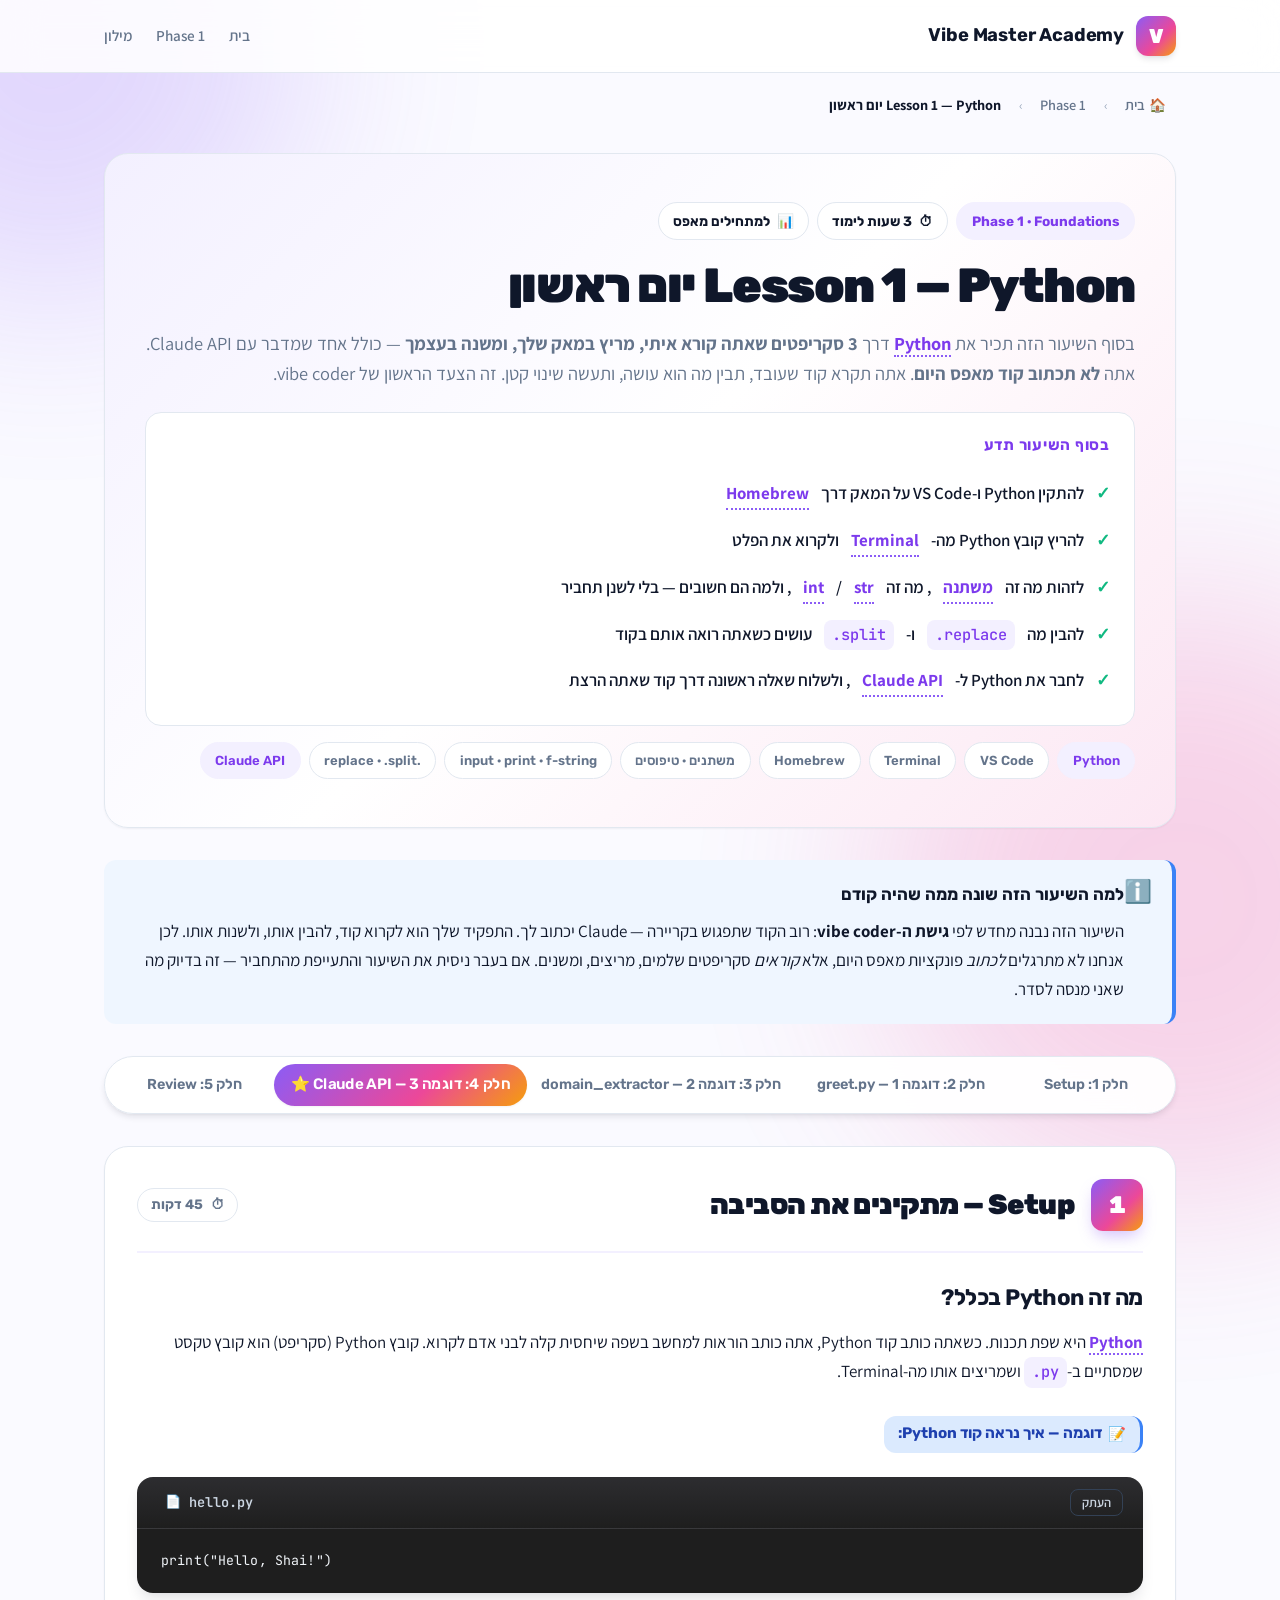
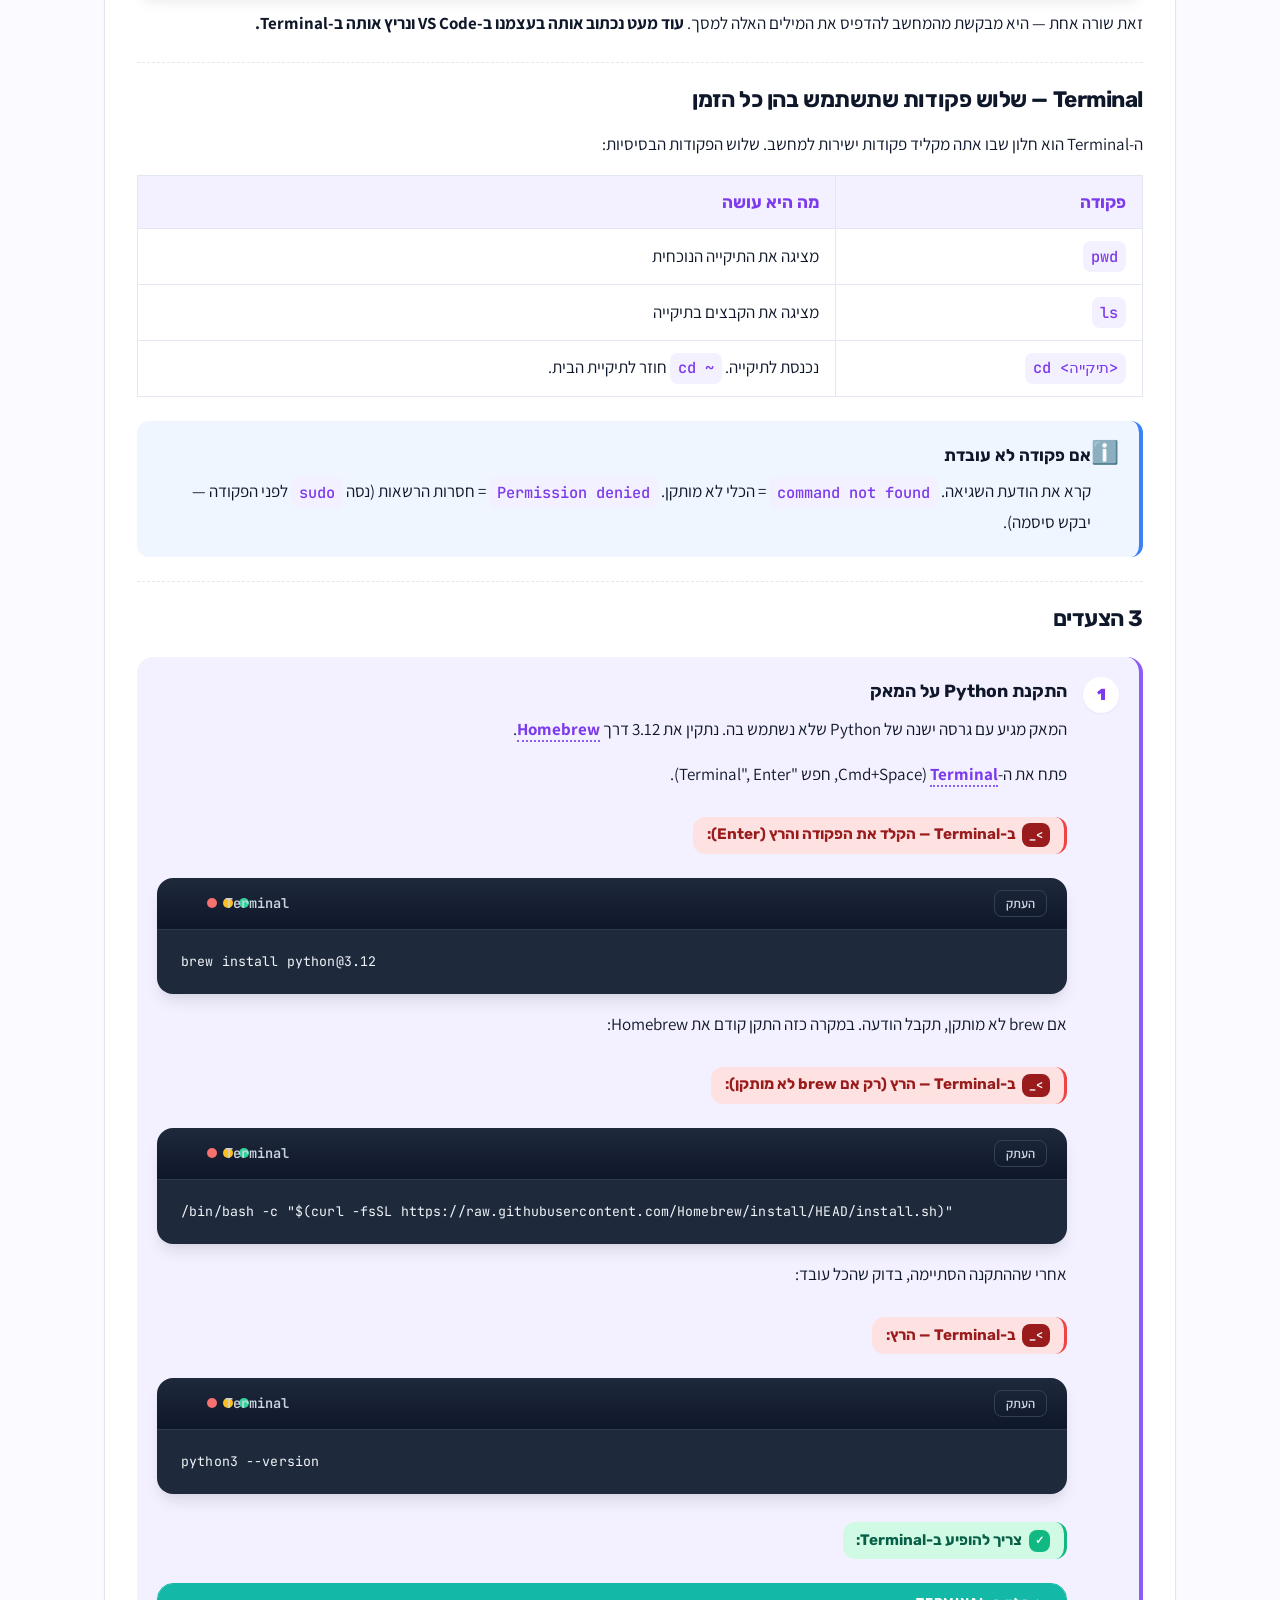
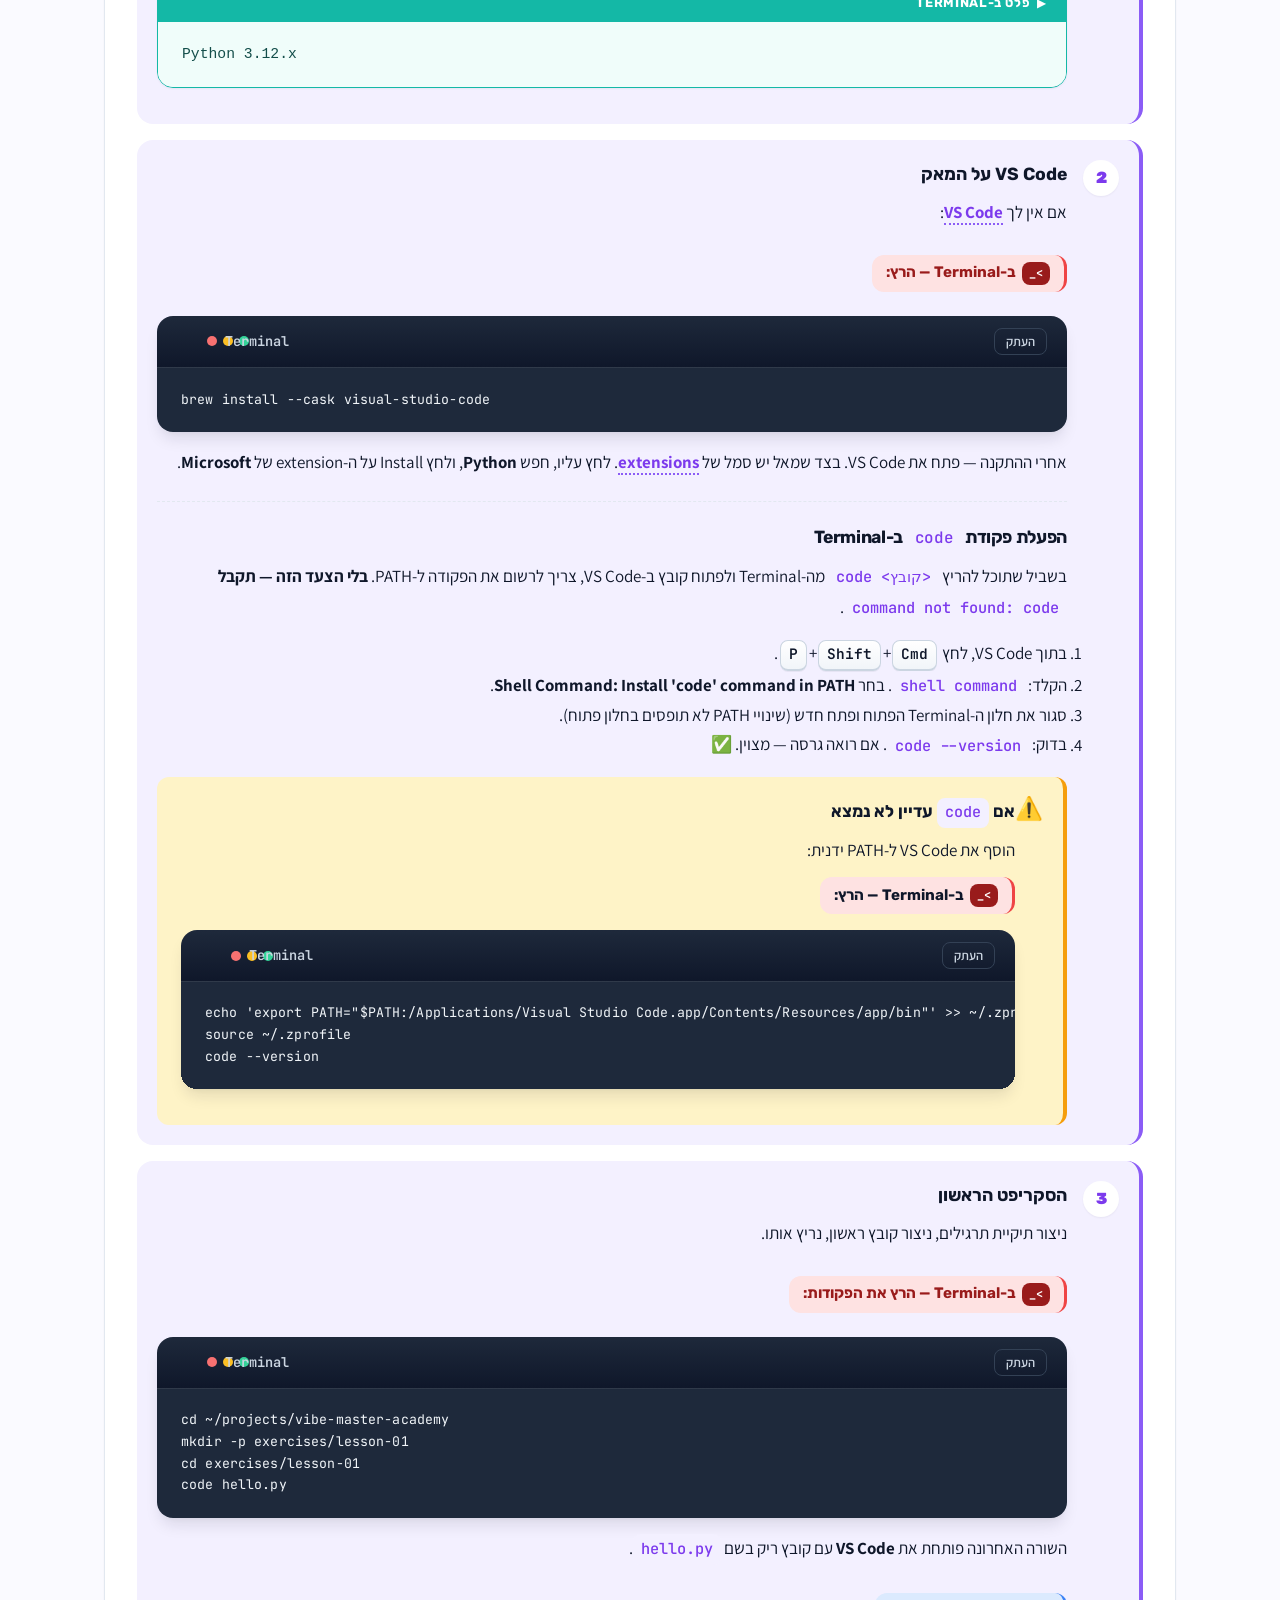
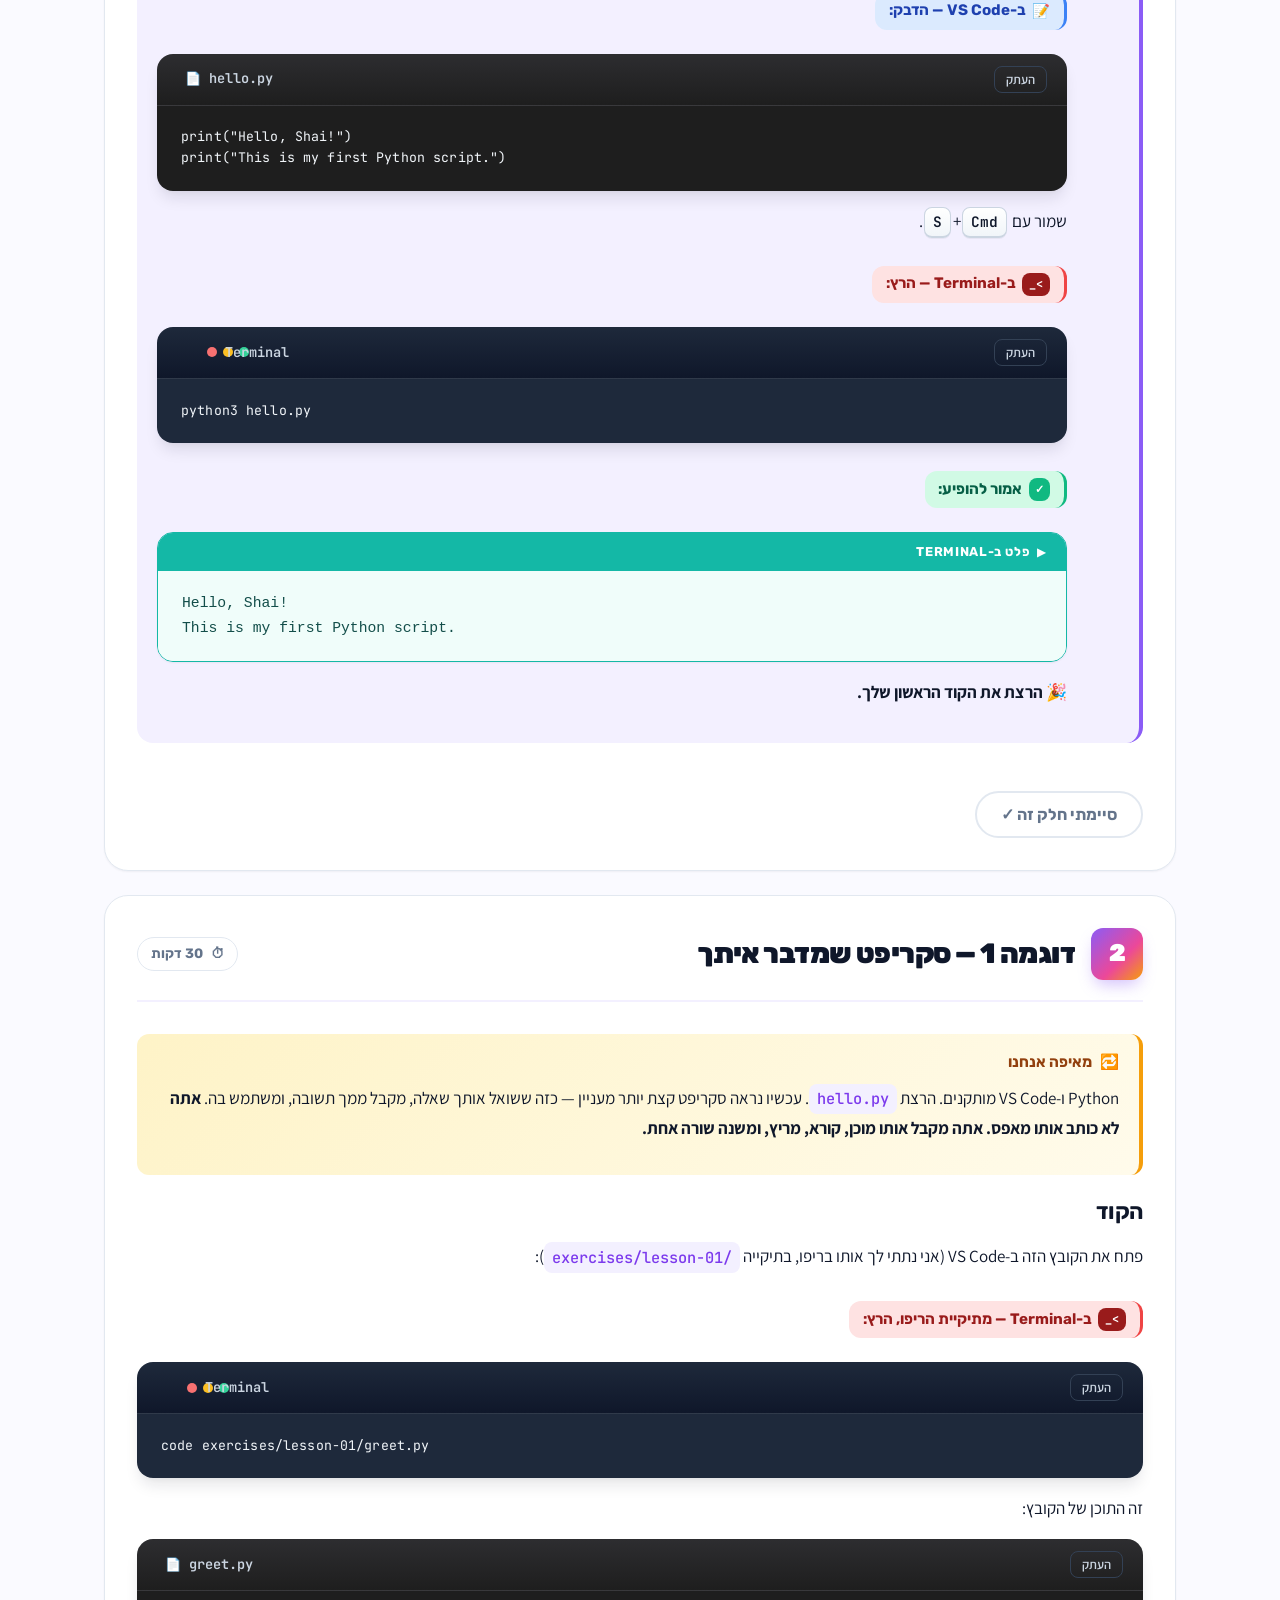
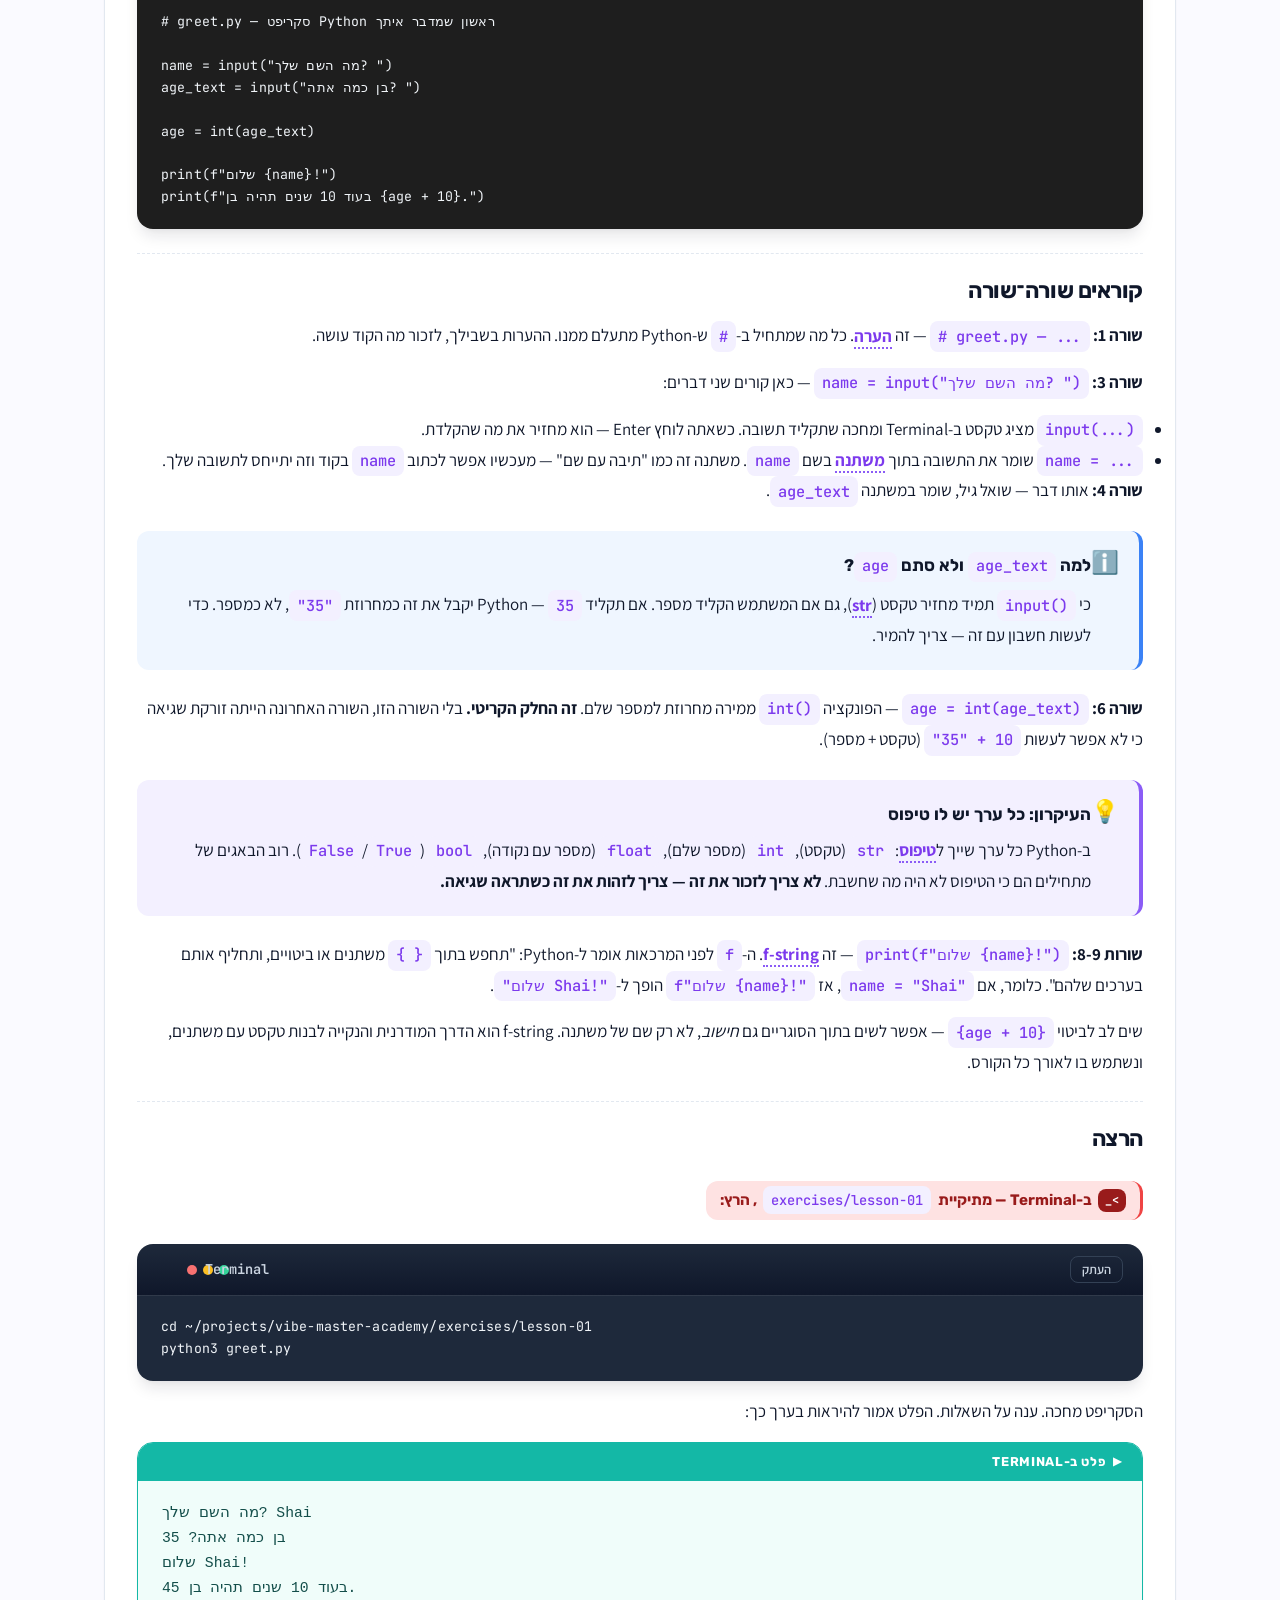
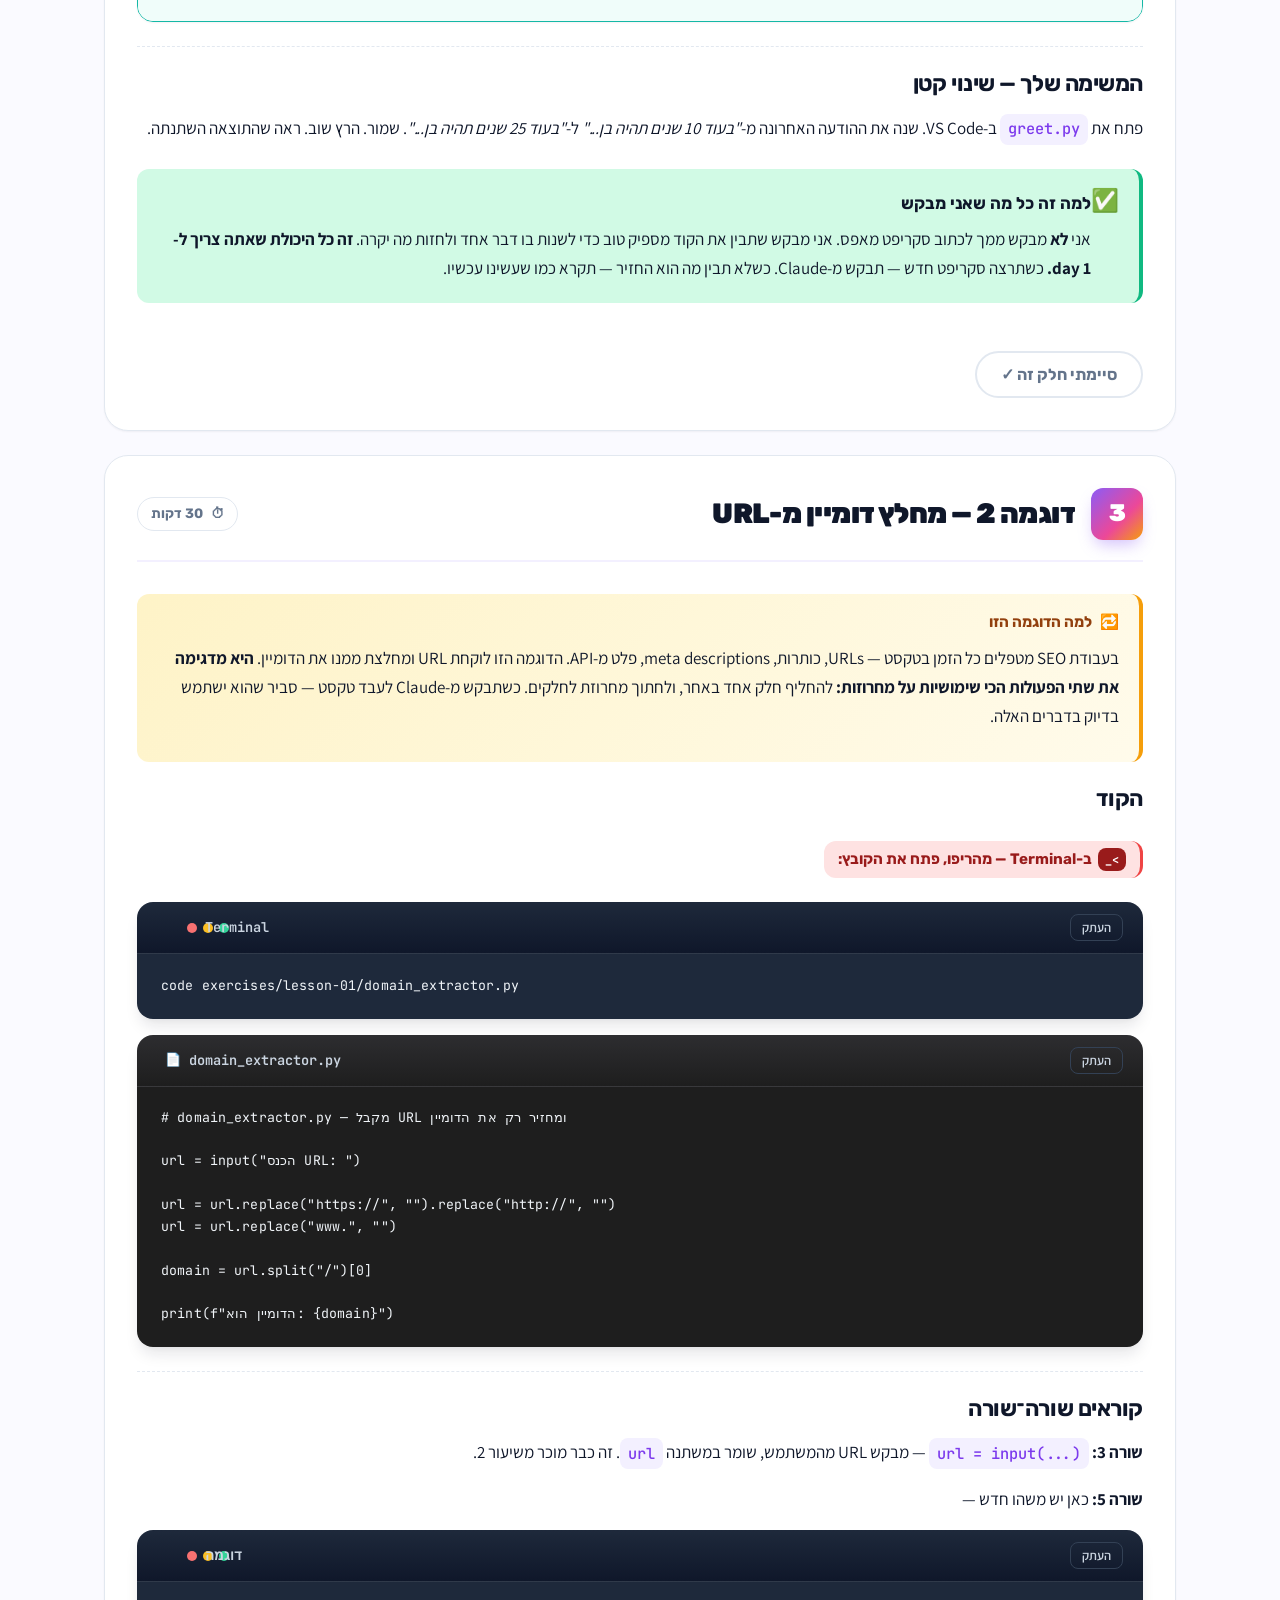
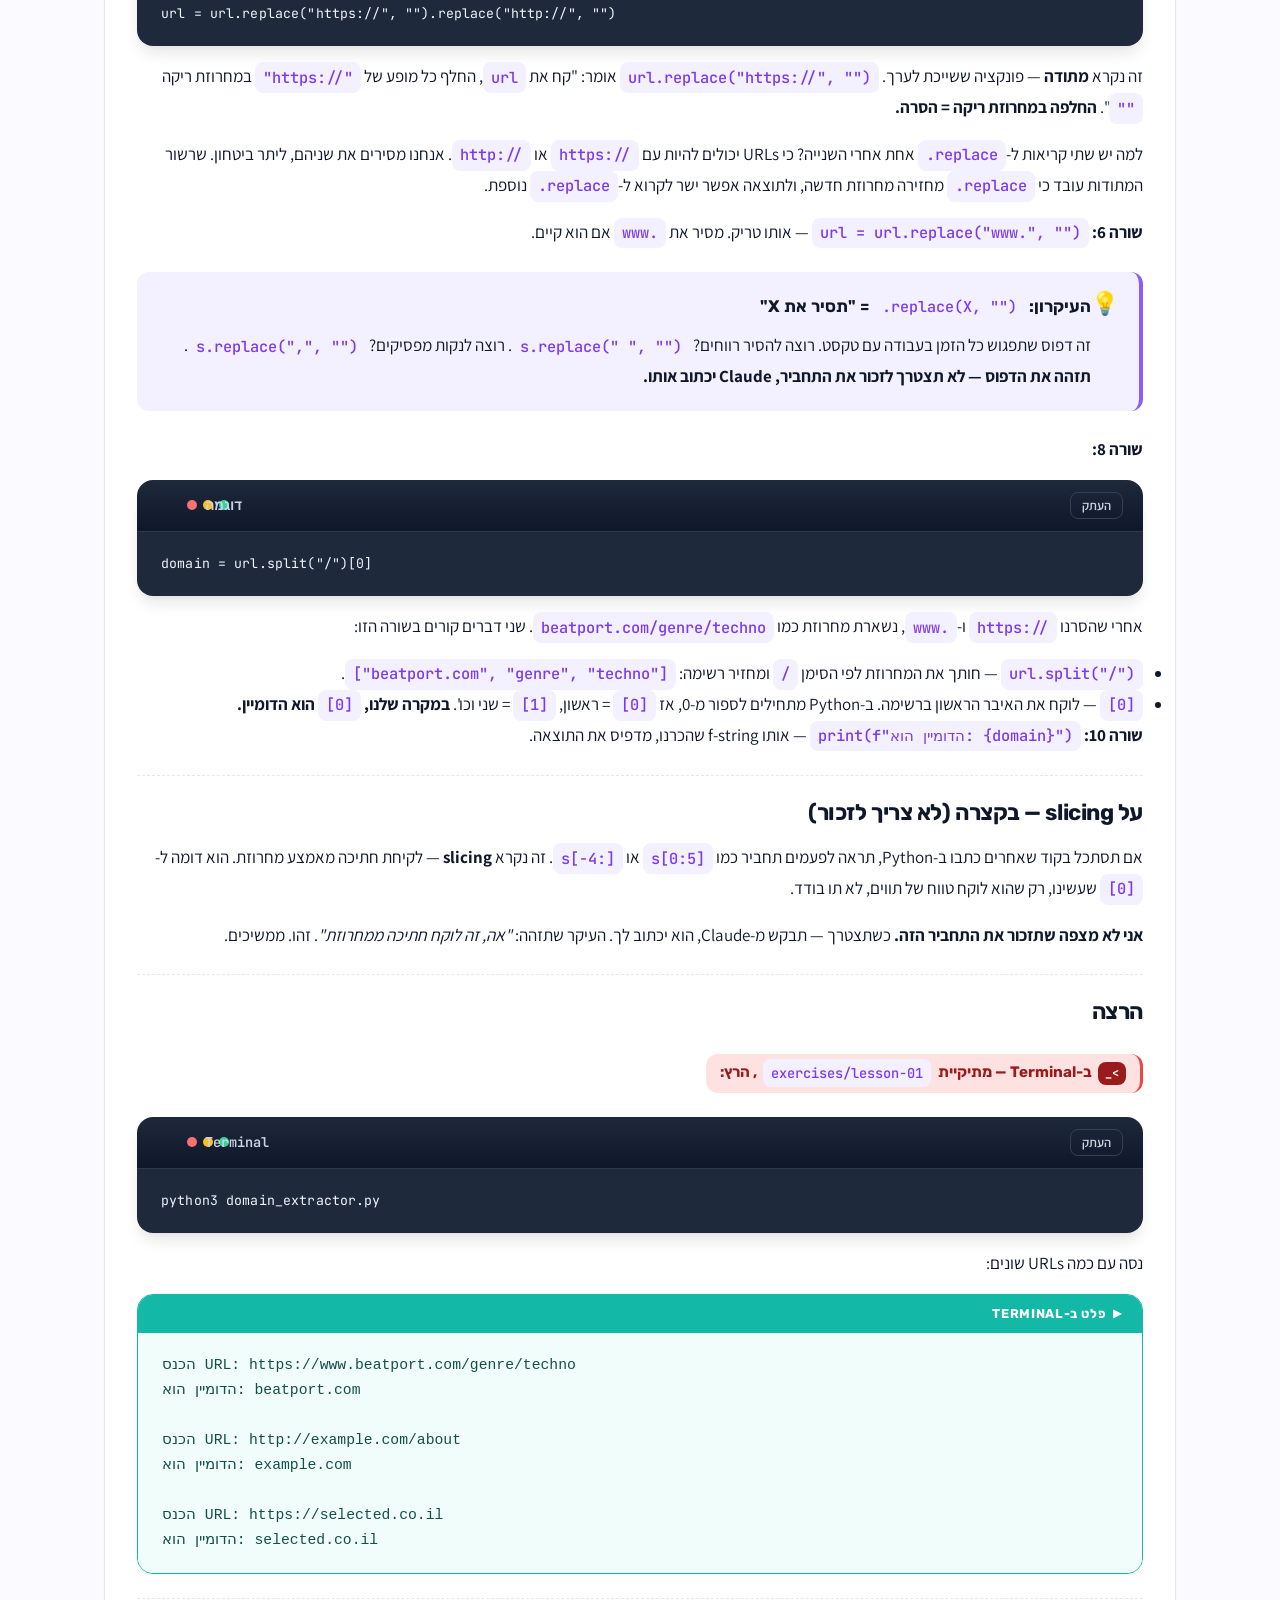
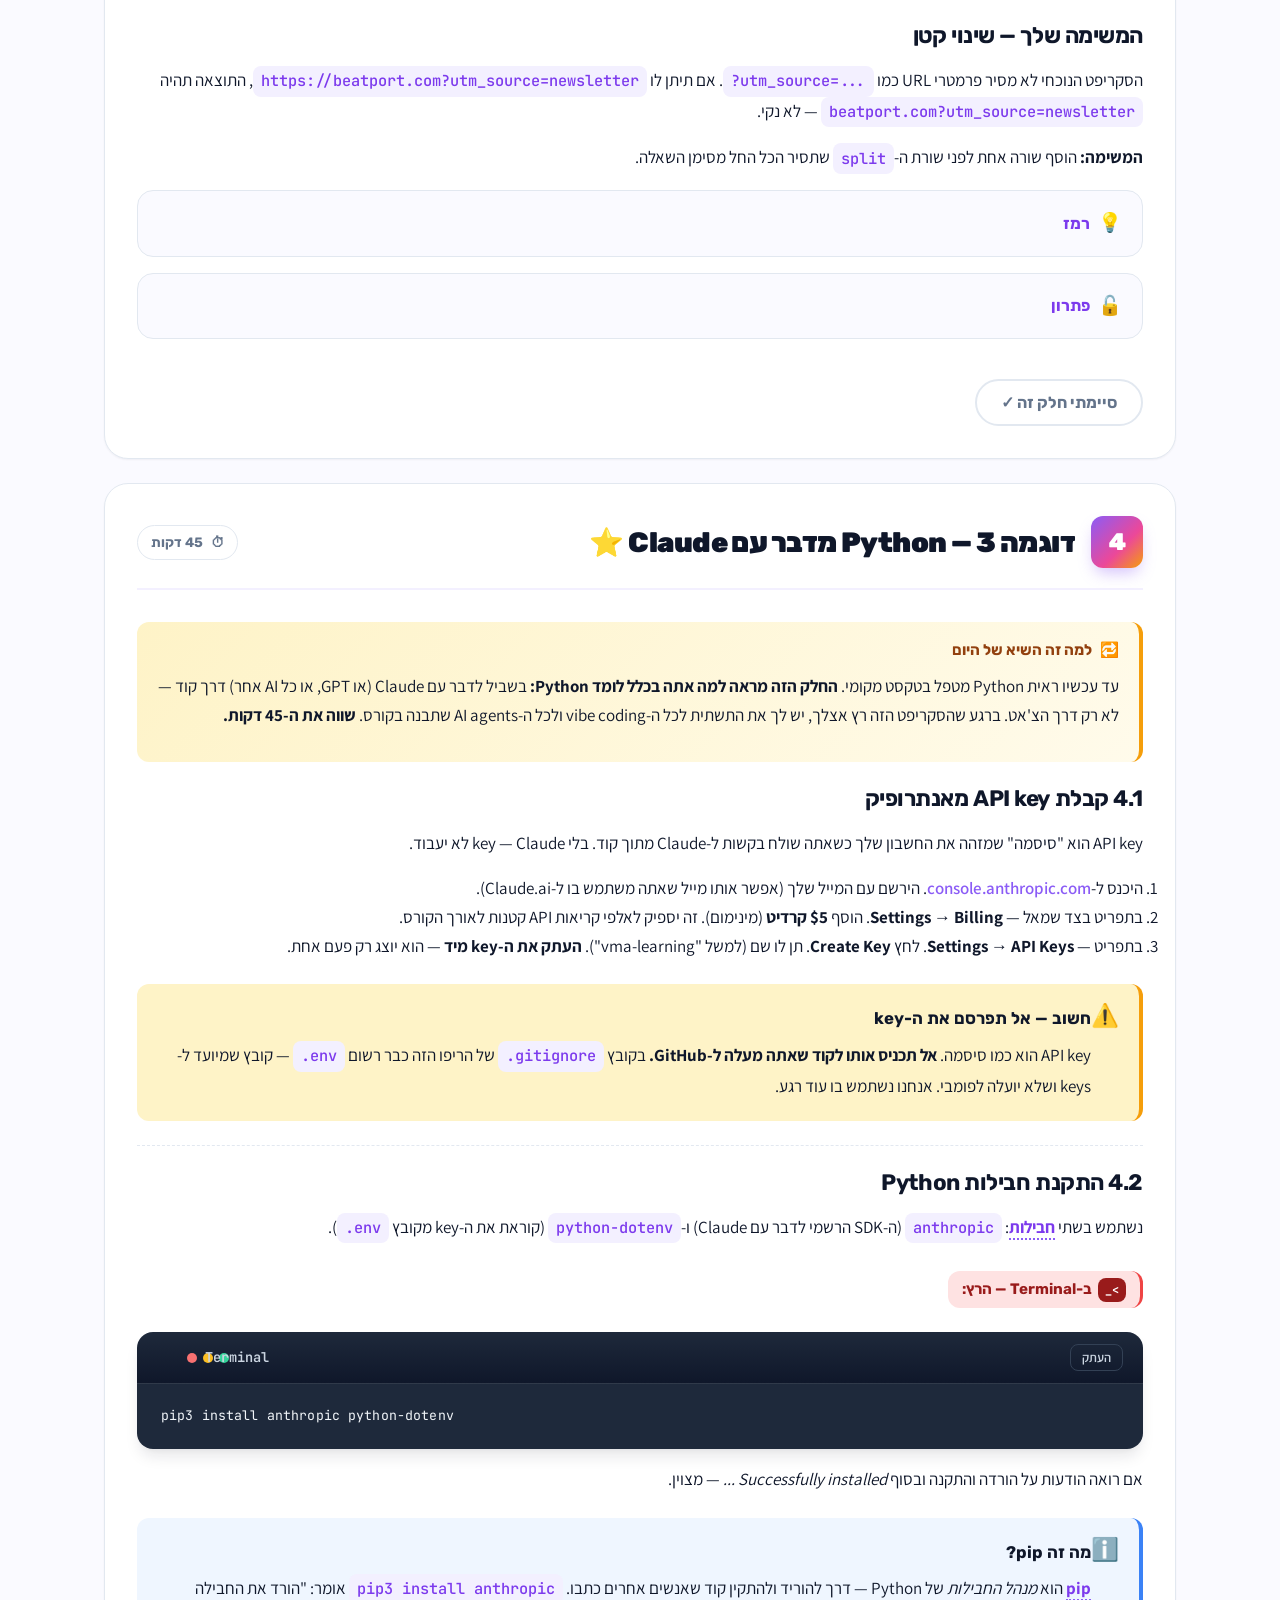
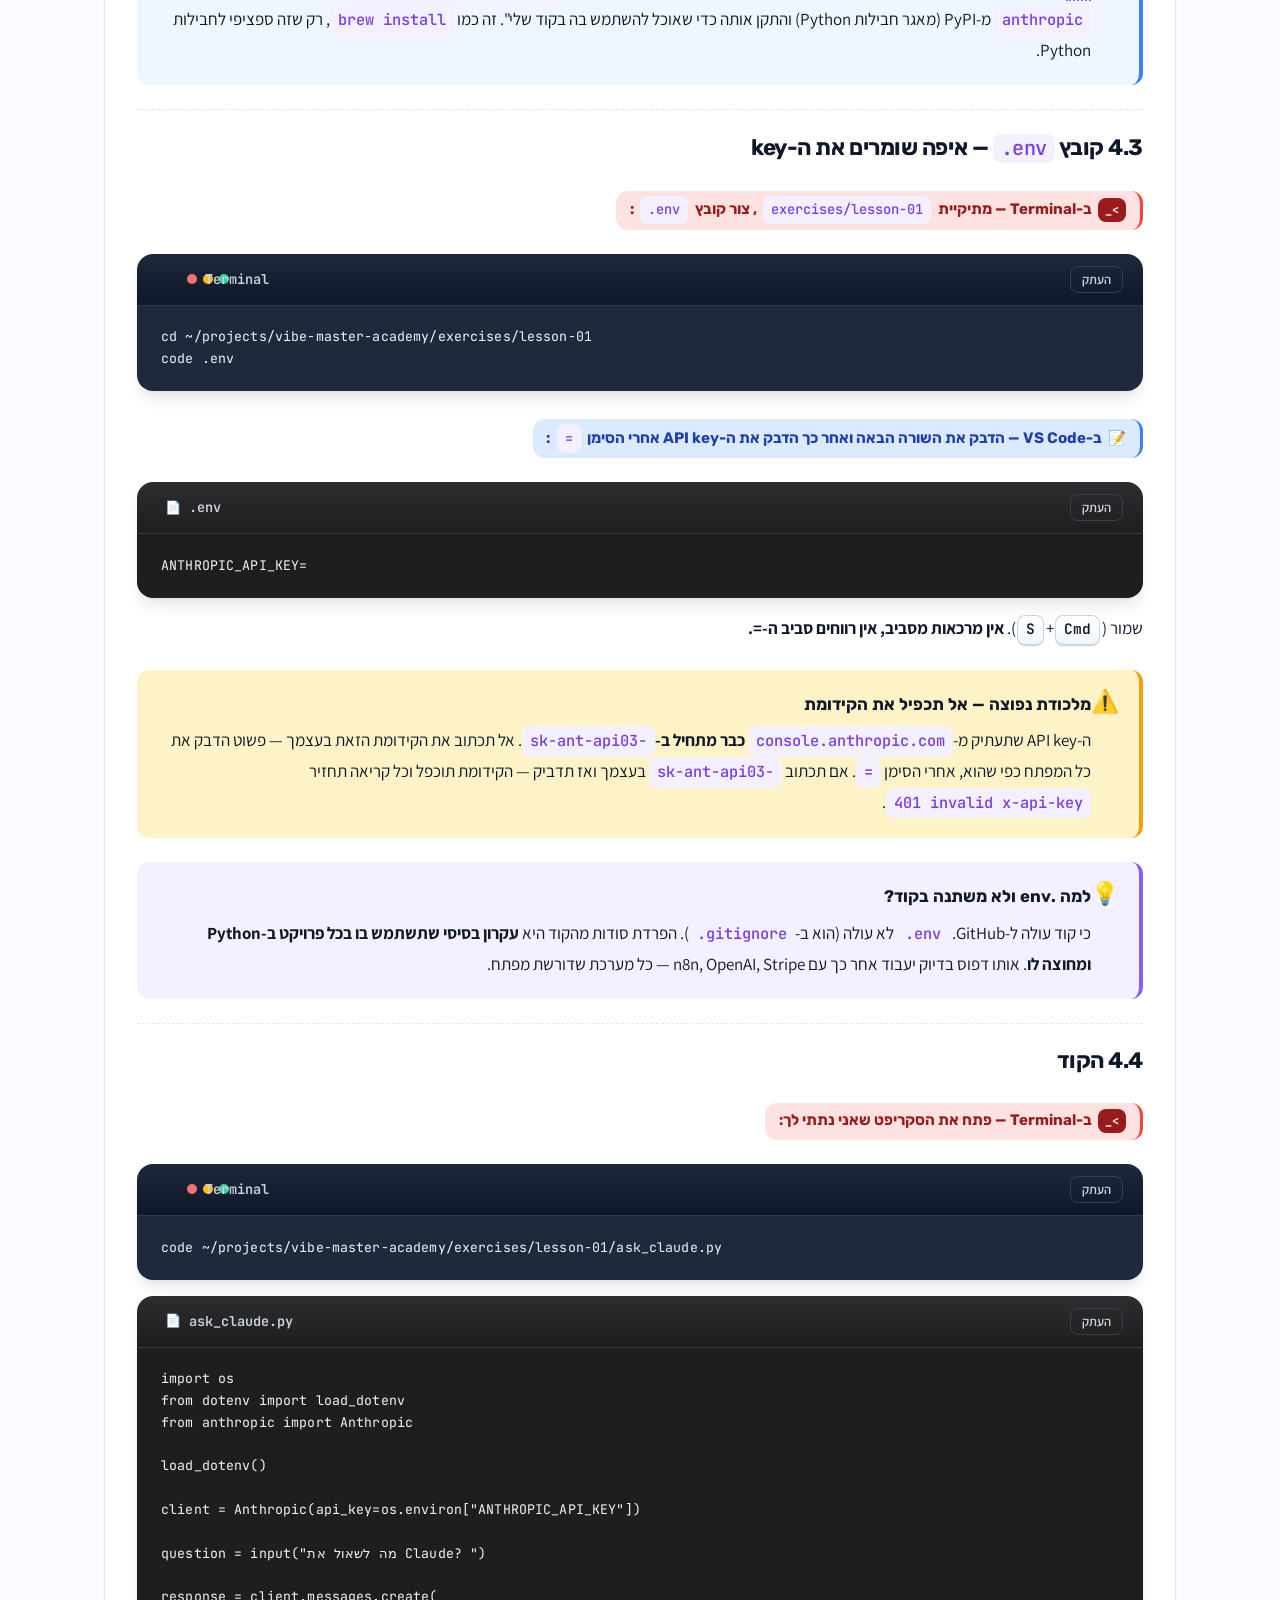
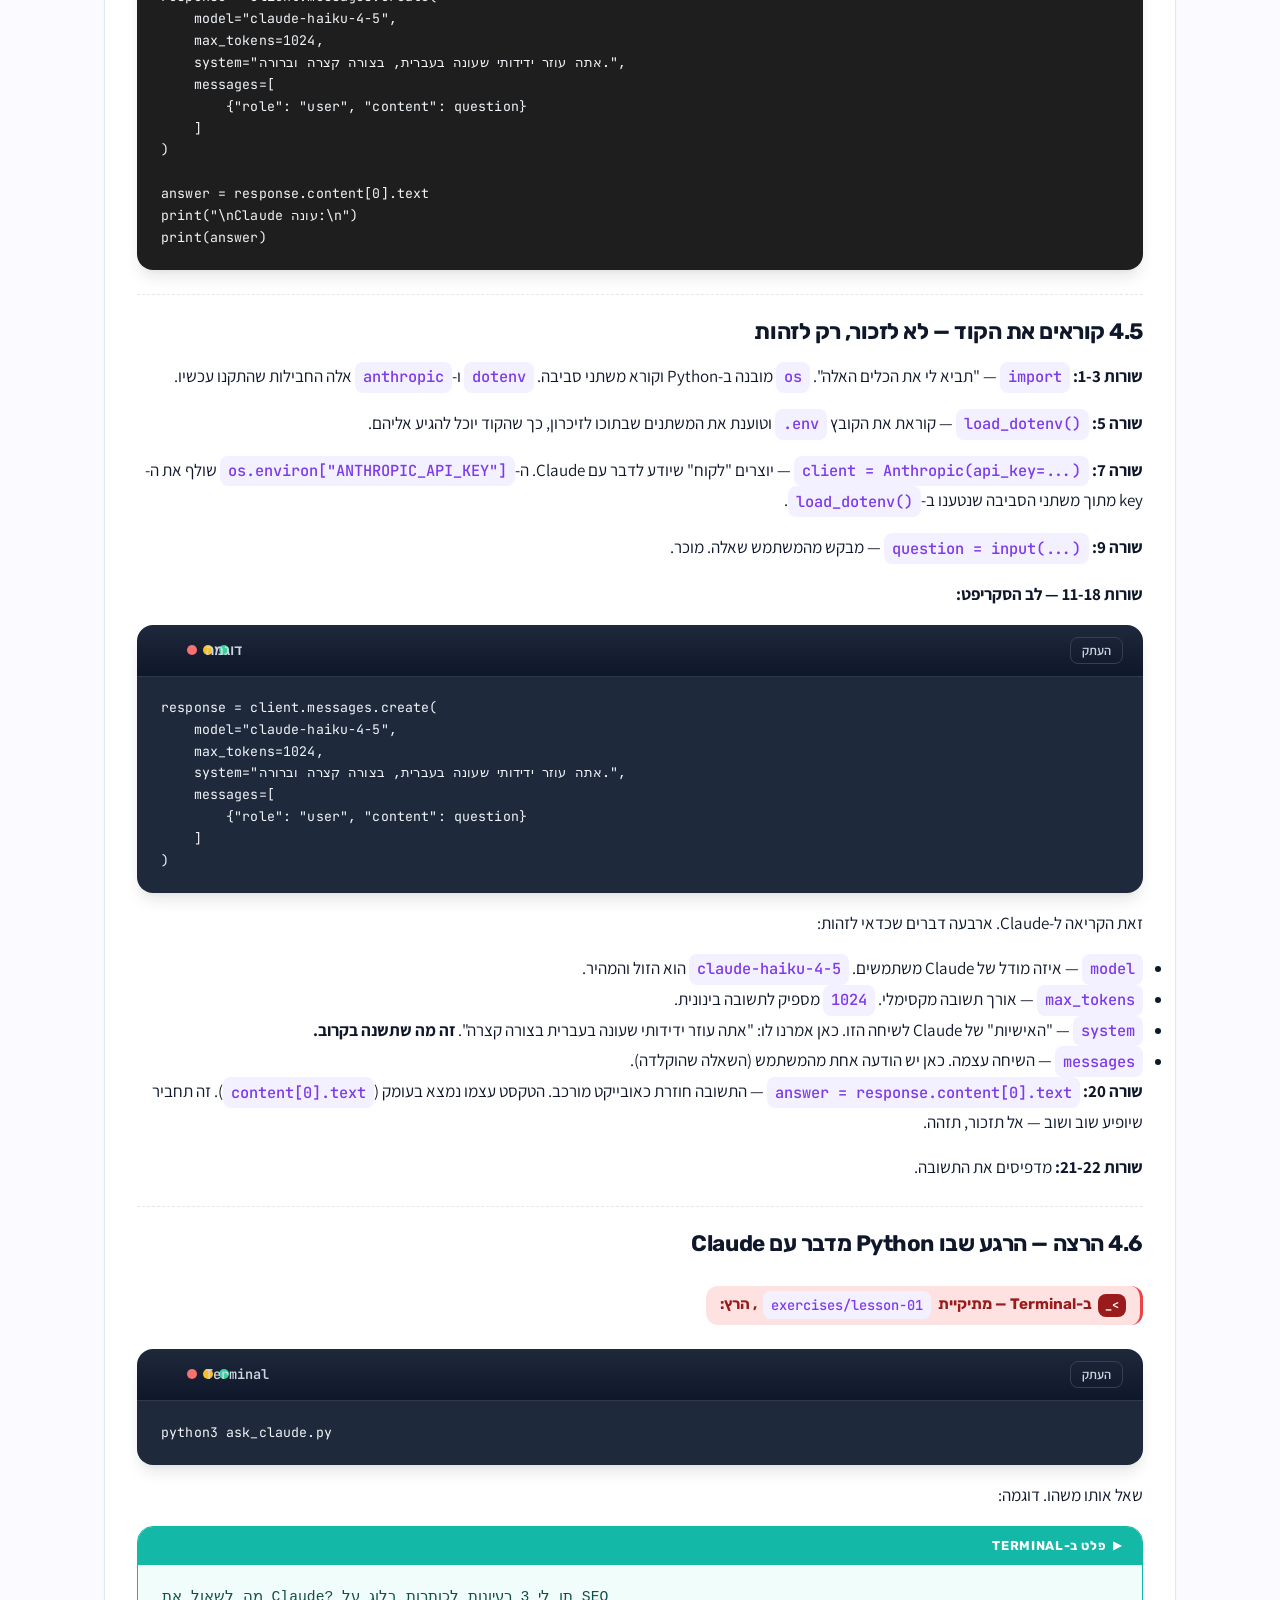
<file: phase-1/lesson-01.html>
<!DOCTYPE html>
<html lang="he" dir="rtl">
<head>
  <meta charset="UTF-8">
  <meta name="viewport" content="width=device-width, initial-scale=1.0">
  <title>Lesson 1 — Python יום ראשון · VMA</title>
  <link rel="stylesheet" href="../assets/css/styles.css?v=20260521-17">
</head>
<body>

  <div class="reading-progress"><div class="reading-progress__fill"></div></div>

  <header class="site-header">
    <div class="container site-header__inner">
      <a href="../index.html" class="brand">
        <div class="brand__logo">V</div>
        <div class="brand__name">Vibe Master Academy</div>
      </a>
      <nav class="site-nav">
        <a href="../index.html">בית</a>
        <a href="index.html">Phase 1</a>
        <a href="../glossary.html">מילון</a>
      </nav>
    </div>
  </header>

  <main class="container">

    <nav class="breadcrumbs" aria-label="פירורי לחם">
      <a href="../index.html" class="breadcrumbs__home">בית</a>
      <span class="breadcrumbs__separator">›</span>
      <a href="index.html">Phase 1</a>
      <span class="breadcrumbs__separator">›</span>
      <span class="breadcrumbs__current">Lesson 1 — Python יום ראשון</span>
    </nav>

    <!-- Lesson Hero -->
    <section class="lesson-hero">
      <div class="lesson-hero__badges">
        <a href="index.html" class="lesson-hero__badge lesson-hero__badge--phase">Phase 1 · Foundations</a>
        <span class="lesson-hero__badge lesson-hero__badge--time">3 שעות לימוד</span>
        <span class="lesson-hero__badge lesson-hero__badge--level">למתחילים מאפס</span>
      </div>
      <h1 class="lesson-hero__title">Lesson 1 — Python יום ראשון</h1>
      <p class="lesson-hero__intro">
        בסוף השיעור הזה תכיר את <span class="term" data-term-id="python">Python</span> דרך <strong>3 סקריפטים שאתה קורא איתי, מריץ במאק שלך, ומשנה בעצמך</strong> — כולל אחד שמדבר עם Claude API.
        אתה <strong>לא תכתוב קוד מאפס היום</strong>. אתה תקרא קוד שעובד, תבין מה הוא עושה, ותעשה שינוי קטן. זה הצעד הראשון של vibe coder.
      </p>

      <div class="objectives">
        <div class="objectives__title">בסוף השיעור תדע</div>
        <ul class="objectives__list">
          <li>להתקין Python ו-VS Code על המאק דרך <span class="term" data-term-id="homebrew">Homebrew</span></li>
          <li>להריץ קובץ Python מה-<span class="term" data-term-id="terminal">Terminal</span> ולקרוא את הפלט</li>
          <li>לזהות מה זה <span class="term" data-term-id="variable">משתנה</span>, מה זה <span class="term" data-term-id="str">str</span> / <span class="term" data-term-id="int">int</span>, ולמה הם חשובים — בלי לשנן תחביר</li>
          <li>להבין מה <code>.replace</code> ו-<code>.split</code> עושים כשאתה רואה אותם בקוד</li>
          <li>לחבר את Python ל-<span class="term" data-term-id="anthropic-api">Claude API</span>, ולשלוח שאלה ראשונה דרך קוד שאתה הרצת</li>
        </ul>
      </div>

      <div class="lesson-hero__chips">
        <span class="lesson-hero__chip lesson-hero__chip--accent">Python</span>
        <span class="lesson-hero__chip">VS Code</span>
        <span class="lesson-hero__chip">Terminal</span>
        <span class="lesson-hero__chip">Homebrew</span>
        <span class="lesson-hero__chip">משתנים · טיפוסים</span>
        <span class="lesson-hero__chip">input · print · f-string</span>
        <span class="lesson-hero__chip">.replace · .split</span>
        <span class="lesson-hero__chip lesson-hero__chip--accent">Claude API</span>
      </div>
    </section>

    <!-- Philosophy Callout -->
    <div class="callout callout--info">
      <div class="callout__title">למה השיעור הזה שונה ממה שהיה קודם</div>
      <p>השיעור הזה נבנה מחדש לפי <strong>גישת ה-vibe coder</strong>: רוב הקוד שתפגוש בקריירה — Claude יכתוב לך. התפקיד שלך הוא לקרוא קוד, להבין אותו, ולשנות אותו. לכן אנחנו לא מתרגלים <em>לכתוב</em> פונקציות מאפס היום, אלא <em>קוראים</em> סקריפטים שלמים, מריצים, ומשנים. אם בעבר ניסית את השיעור והתעייפת מהתחביר — זה בדיוק מה שאני מנסה לסדר.</p>
    </div>

    <!-- TOC -->
    <nav class="lesson-toc">
      <a href="#part-1" class="lesson-toc__item">חלק 1: Setup</a>
      <a href="#part-2" class="lesson-toc__item">חלק 2: דוגמה 1 — greet.py</a>
      <a href="#part-3" class="lesson-toc__item">חלק 3: דוגמה 2 — domain_extractor</a>
      <a href="#part-4" class="lesson-toc__item">חלק 4: דוגמה 3 — Claude API ⭐</a>
      <a href="#part-5" class="lesson-toc__item">חלק 5: Review</a>
    </nav>

    <!-- Part 1: Setup -->
    <section class="lesson-section" id="part-1">
      <div class="lesson-section__header">
        <div class="lesson-section__num">1</div>
        <h2 class="lesson-section__title">Setup — מתקינים את הסביבה</h2>
        <span class="lesson-section__time">45 דקות</span>
      </div>

      <h3>מה זה Python בכלל?</h3>
      <p>
        <span class="term" data-term-id="python">Python</span> היא שפת תכנות. כשאתה כותב קוד Python, אתה כותב הוראות למחשב בשפה שיחסית קלה לבני אדם לקרוא.
        קובץ Python (סקריפט) הוא קובץ טקסט שמסתיים ב-<code>.py</code> ושמריצים אותו מה-Terminal.
      </p>

      <p class="do-here do-here--editor">דוגמה — איך נראה קוד Python:</p>
      <div class="code-block code-block--editor">
        <div class="code-block__header">
          <span class="code-block__filename">hello.py</span>
          <button class="code-block__copy">העתק</button>
        </div>
<pre><code>print("Hello, Shai!")</code></pre>
      </div>

      <p>זאת שורה אחת — היא מבקשת מהמחשב להדפיס את המילים האלה למסך. <strong>עוד מעט נכתוב אותה בעצמנו ב-VS Code ונריץ אותה ב-Terminal.</strong></p>

      <hr class="mini-divider">

      <h3>Terminal — שלוש פקודות שתשתמש בהן כל הזמן</h3>
      <p>ה-Terminal הוא חלון שבו אתה מקליד פקודות ישירות למחשב. שלוש הפקודות הבסיסיות:</p>

      <table>
        <thead>
          <tr><th>פקודה</th><th>מה היא עושה</th></tr>
        </thead>
        <tbody>
          <tr><td><code>pwd</code></td><td>מציגה את התיקייה הנוכחית</td></tr>
          <tr><td><code>ls</code></td><td>מציגה את הקבצים בתיקייה</td></tr>
          <tr><td><code>cd &lt;תיקייה&gt;</code></td><td>נכנסת לתיקייה. <code>cd ~</code> חוזר לתיקיית הבית.</td></tr>
        </tbody>
      </table>

      <div class="callout callout--info">
        <div class="callout__title">אם פקודה לא עובדת</div>
        <p>קרא את הודעת השגיאה. <code>command not found</code> = הכלי לא מותקן. <code>Permission denied</code> = חסרות הרשאות (נסה <code>sudo</code> לפני הפקודה — יבקש סיסמה).</p>
      </div>

      <hr class="mini-divider">

      <h3>3 הצעדים</h3>

      <div class="steps">
        <div class="step">
          <div class="step__num">1</div>
          <div class="step__body">
            <div class="step__title">התקנת Python על המאק</div>
            <p>המאק מגיע עם גרסה ישנה של Python שלא נשתמש בה. נתקין את 3.12 דרך <span class="term" data-term-id="homebrew">Homebrew</span>.</p>
            <p>פתח את ה-<span class="term" data-term-id="terminal">Terminal</span> (Cmd+Space, חפש "Terminal", Enter).</p>

            <p class="do-here do-here--terminal">ב-Terminal — הקלד את הפקודה והרץ (Enter):</p>
            <div class="code-block code-block--terminal">
              <div class="code-block__header">
                <span class="code-block__filename">Terminal</span>
                <button class="code-block__copy">העתק</button>
              </div>
<pre><code>brew install python@3.12</code></pre>
            </div>
            <p>אם brew לא מותקן, תקבל הודעה. במקרה כזה התקן קודם את Homebrew:</p>

            <p class="do-here do-here--terminal">ב-Terminal — הרץ (רק אם brew לא מותקן):</p>
            <div class="code-block code-block--terminal">
              <div class="code-block__header">
                <span class="code-block__filename">Terminal</span>
                <button class="code-block__copy">העתק</button>
              </div>
<pre><code>/bin/bash -c "$(curl -fsSL https://raw.githubusercontent.com/Homebrew/install/HEAD/install.sh)"</code></pre>
            </div>
            <p>אחרי שההתקנה הסתיימה, בדוק שהכל עובד:</p>

            <p class="do-here do-here--terminal">ב-Terminal — הרץ:</p>
            <div class="code-block code-block--terminal">
              <div class="code-block__header">
                <span class="code-block__filename">Terminal</span>
                <button class="code-block__copy">העתק</button>
              </div>
<pre><code>python3 --version</code></pre>
            </div>

            <p class="do-here do-here--output">צריך להופיע ב-Terminal:</p>
            <div class="output">
              <div class="output__label">פלט ב-Terminal</div>
<pre>Python 3.12.x</pre>
            </div>
          </div>
        </div>

        <div class="step">
          <div class="step__num">2</div>
          <div class="step__body">
            <div class="step__title">VS Code על המאק</div>
            <p>אם אין לך <span class="term" data-term-id="vscode">VS Code</span>:</p>

            <p class="do-here do-here--terminal">ב-Terminal — הרץ:</p>
            <div class="code-block code-block--terminal">
              <div class="code-block__header">
                <span class="code-block__filename">Terminal</span>
                <button class="code-block__copy">העתק</button>
              </div>
<pre><code>brew install --cask visual-studio-code</code></pre>
            </div>

            <p>אחרי ההתקנה — פתח את VS Code. בצד שמאל יש סמל של <span class="term" data-term-id="extension">extensions</span>. לחץ עליו, חפש <strong>Python</strong>, ולחץ Install על ה-extension של <strong>Microsoft</strong>.</p>

            <hr class="mini-divider">

            <h4>הפעלת פקודת <code>code</code> ב-Terminal</h4>
            <p>בשביל שתוכל להריץ <code>code &lt;קובץ&gt;</code> מה-Terminal ולפתוח קובץ ב-VS Code, צריך לרשום את הפקודה ל-PATH. <strong>בלי הצעד הזה — תקבל <code>command not found: code</code></strong>.</p>

            <ol>
              <li>בתוך VS Code, לחץ <kbd>Cmd</kbd>+<kbd>Shift</kbd>+<kbd>P</kbd>.</li>
              <li>הקלד: <code>shell command</code>. בחר <strong>Shell Command: Install 'code' command in PATH</strong>.</li>
              <li>סגור את חלון ה-Terminal הפתוח ופתח חדש (שינויי PATH לא תופסים בחלון פתוח).</li>
              <li>בדוק: <code>code --version</code>. אם רואה גרסה — מצוין. ✅</li>
            </ol>

            <div class="callout callout--warning">
              <div class="callout__title">אם <code>code</code> עדיין לא נמצא</div>
              <p>הוסף את VS Code ל-PATH ידנית:</p>
              <p class="do-here do-here--terminal">ב-Terminal — הרץ:</p>
              <div class="code-block code-block--terminal">
                <div class="code-block__header">
                  <span class="code-block__filename">Terminal</span>
                  <button class="code-block__copy">העתק</button>
                </div>
<pre><code>echo 'export PATH="$PATH:/Applications/Visual Studio Code.app/Contents/Resources/app/bin"' >> ~/.zprofile
source ~/.zprofile
code --version</code></pre>
              </div>
            </div>
          </div>
        </div>

        <div class="step">
          <div class="step__num">3</div>
          <div class="step__body">
            <div class="step__title">הסקריפט הראשון</div>
            <p>ניצור תיקיית תרגילים, ניצור קובץ ראשון, נריץ אותו.</p>

            <p class="do-here do-here--terminal">ב-Terminal — הרץ את הפקודות:</p>
            <div class="code-block code-block--terminal">
              <div class="code-block__header">
                <span class="code-block__filename">Terminal</span>
                <button class="code-block__copy">העתק</button>
              </div>
<pre><code>cd ~/projects/vibe-master-academy
mkdir -p exercises/lesson-01
cd exercises/lesson-01
code hello.py</code></pre>
            </div>
            <p>השורה האחרונה פותחת את <strong>VS Code</strong> עם קובץ ריק בשם <code>hello.py</code>.</p>

            <p class="do-here do-here--editor">ב-VS Code — הדבק:</p>
            <div class="code-block code-block--editor">
              <div class="code-block__header">
                <span class="code-block__filename">hello.py</span>
                <button class="code-block__copy">העתק</button>
              </div>
<pre><code>print("Hello, Shai!")
print("This is my first Python script.")</code></pre>
            </div>
            <p>שמור עם <kbd>Cmd</kbd>+<kbd>S</kbd>.</p>

            <p class="do-here do-here--terminal">ב-Terminal — הרץ:</p>
            <div class="code-block code-block--terminal">
              <div class="code-block__header">
                <span class="code-block__filename">Terminal</span>
                <button class="code-block__copy">העתק</button>
              </div>
<pre><code>python3 hello.py</code></pre>
            </div>

            <p class="do-here do-here--output">אמור להופיע:</p>
            <div class="output">
              <div class="output__label">פלט ב-Terminal</div>
<pre>Hello, Shai!
This is my first Python script.</pre>
            </div>
            <p>🎉 <strong>הרצת את הקוד הראשון שלך.</strong></p>
          </div>
        </div>
      </div>

      <button class="section-complete-btn" data-section="part-1">סיימתי חלק זה ✓</button>
    </section>

    <!-- Part 2: Demo 1 — greet.py -->
    <section class="lesson-section" id="part-2">
      <div class="lesson-section__header">
        <div class="lesson-section__num">2</div>
        <h2 class="lesson-section__title">דוגמה 1 — סקריפט שמדבר איתך</h2>
        <span class="lesson-section__time">30 דקות</span>
      </div>

      <div class="refresher">
        <div class="refresher__title">מאיפה אנחנו</div>
        <p>Python ו-VS Code מותקנים. הרצת <code>hello.py</code>. עכשיו נראה סקריפט קצת יותר מעניין — כזה ששואל אותך שאלה, מקבל ממך תשובה, ומשתמש בה. <strong>אתה לא כותב אותו מאפס. אתה מקבל אותו מוכן, קורא, מריץ, ומשנה שורה אחת.</strong></p>
      </div>

      <h3>הקוד</h3>
      <p>פתח את הקובץ הזה ב-VS Code (אני נתתי לך אותו בריפו, בתיקייה <code>exercises/lesson-01/</code>):</p>

      <p class="do-here do-here--terminal">ב-Terminal — מתיקיית הריפו, הרץ:</p>
      <div class="code-block code-block--terminal">
        <div class="code-block__header">
          <span class="code-block__filename">Terminal</span>
          <button class="code-block__copy">העתק</button>
        </div>
<pre><code>code exercises/lesson-01/greet.py</code></pre>
      </div>

      <p>זה התוכן של הקובץ:</p>
      <div class="code-block code-block--editor">
        <div class="code-block__header">
          <span class="code-block__filename">greet.py</span>
          <button class="code-block__copy">העתק</button>
        </div>
<pre><code># greet.py — סקריפט Python ראשון שמדבר איתך

name = input("מה השם שלך? ")
age_text = input("בן כמה אתה? ")

age = int(age_text)

print(f"שלום {name}!")
print(f"בעוד 10 שנים תהיה בן {age + 10}.")</code></pre>
      </div>

      <hr class="mini-divider">

      <h3>קוראים שורה־שורה</h3>

      <p><strong>שורה 1:</strong> <code># greet.py — ...</code> — זה <span class="term" data-term-id="comment">הערה</span>. כל מה שמתחיל ב-<code>#</code> ש-Python מתעלם ממנו. ההערות בשבילך, לזכור מה הקוד עושה.</p>

      <p><strong>שורה 3:</strong> <code>name = input("מה השם שלך? ")</code> — כאן קורים שני דברים:</p>
      <ul>
        <li><code>input(...)</code> מציג טקסט ב-Terminal ומחכה שתקליד תשובה. כשאתה לוחץ Enter — הוא מחזיר את מה שהקלדת.</li>
        <li><code>name = ...</code> שומר את התשובה בתוך <span class="term" data-term-id="variable">משתנה</span> בשם <code>name</code>. משתנה זה כמו "תיבה עם שם" — מעכשיו אפשר לכתוב <code>name</code> בקוד וזה יתייחס לתשובה שלך.</li>
      </ul>

      <p><strong>שורה 4:</strong> אותו דבר — שואל גיל, שומר במשתנה <code>age_text</code>.</p>

      <div class="callout callout--info">
        <div class="callout__title">למה <code>age_text</code> ולא סתם <code>age</code>?</div>
        <p>כי <code>input()</code> תמיד מחזיר טקסט (<span class="term" data-term-id="str">str</span>), גם אם המשתמש הקליד מספר. אם תקליד <code>35</code> — Python יקבל את זה כמחרוזת <code>"35"</code>, לא כמספר. כדי לעשות חשבון עם זה — צריך להמיר.</p>
      </div>

      <p><strong>שורה 6:</strong> <code>age = int(age_text)</code> — הפונקציה <code>int()</code> ממירה מחרוזת למספר שלם. <strong>זה החלק הקריטי.</strong> בלי השורה הזו, השורה האחרונה הייתה זורקת שגיאה כי לא אפשר לעשות <code>"35" + 10</code> (טקסט + מספר).</p>

      <div class="callout callout--tip">
        <div class="callout__title">העיקרון: כל ערך יש לו טיפוס</div>
        <p>ב-Python כל ערך שייך ל<span class="term" data-term-id="type">טיפוס</span>: <code>str</code> (טקסט), <code>int</code> (מספר שלם), <code>float</code> (מספר עם נקודה), <code>bool</code> (<code>True</code>/<code>False</code>). רוב הבאגים של מתחילים הם כי הטיפוס לא היה מה שחשבת. <strong>לא צריך לזכור את זה — צריך לזהות את זה כשתראה שגיאה.</strong></p>
      </div>

      <p><strong>שורות 8-9:</strong> <code>print(f"שלום {name}!")</code> — זה <strong><span class="term" data-term-id="f-string">f-string</span></strong>. ה-<code>f</code> לפני המרכאות אומר ל-Python: "תחפש בתוך <code>{ }</code> משתנים או ביטויים, ותחליף אותם בערכים שלהם". כלומר, אם <code>name = "Shai"</code>, אז <code>f"שלום {name}!"</code> הופך ל-<code>"שלום Shai!"</code>.</p>

      <p>שים לב לביטוי <code>{age + 10}</code> — אפשר לשים בתוך הסוגריים גם <em>חישוב</em>, לא רק שם של משתנה. f-string הוא הדרך המודרנית והנקייה לבנות טקסט עם משתנים, ונשתמש בו לאורך כל הקורס.</p>

      <hr class="mini-divider">

      <h3>הרצה</h3>
      <p class="do-here do-here--terminal">ב-Terminal — מתיקיית <code>exercises/lesson-01</code>, הרץ:</p>
      <div class="code-block code-block--terminal">
        <div class="code-block__header">
          <span class="code-block__filename">Terminal</span>
          <button class="code-block__copy">העתק</button>
        </div>
<pre><code>cd ~/projects/vibe-master-academy/exercises/lesson-01
python3 greet.py</code></pre>
      </div>

      <p>הסקריפט מחכה. ענה על השאלות. הפלט אמור להיראות בערך כך:</p>
      <div class="output">
        <div class="output__label">פלט ב-Terminal</div>
<pre>מה השם שלך? Shai
בן כמה אתה? 35
שלום Shai!
בעוד 10 שנים תהיה בן 45.</pre>
      </div>

      <hr class="mini-divider">

      <h3>המשימה שלך — שינוי קטן</h3>
      <p>פתח את <code>greet.py</code> ב-VS Code. שנה את ההודעה האחרונה מ-<em>"בעוד 10 שנים תהיה בן..."</em> ל-<em>"בעוד 25 שנים תהיה בן..."</em>. שמור. הרץ שוב. ראה שהתוצאה השתנתה.</p>

      <div class="callout callout--success">
        <div class="callout__title">למה זה כל מה שאני מבקש</div>
        <p>אני <strong>לא</strong> מבקש ממך לכתוב סקריפט מאפס. אני מבקש שתבין את הקוד מספיק טוב כדי לשנות בו דבר אחד ולחזות מה יקרה. <strong>זה כל היכולת שאתה צריך ל-day 1.</strong> כשתרצה סקריפט חדש — תבקש מ-Claude. כשלא תבין מה הוא החזיר — תקרא כמו שעשינו עכשיו.</p>
      </div>

      <button class="section-complete-btn" data-section="part-2">סיימתי חלק זה ✓</button>
    </section>

    <!-- Part 3: Demo 2 — domain_extractor -->
    <section class="lesson-section" id="part-3">
      <div class="lesson-section__header">
        <div class="lesson-section__num">3</div>
        <h2 class="lesson-section__title">דוגמה 2 — מחלץ דומיין מ-URL</h2>
        <span class="lesson-section__time">30 דקות</span>
      </div>

      <div class="refresher">
        <div class="refresher__title">למה הדוגמה הזו</div>
        <p>בעבודת SEO מטפלים כל הזמן בטקסט — URLs, כותרות, meta descriptions, פלט מ-API. הדוגמה הזו לוקחת URL ומחלצת ממנו את הדומיין. <strong>היא מדגימה את שתי הפעולות הכי שימושיות על מחרוזות:</strong> להחליף חלק אחד באחר, ולחתוך מחרוזת לחלקים. כשתבקש מ-Claude לעבד טקסט — סביר שהוא ישתמש בדיוק בדברים האלה.</p>
      </div>

      <h3>הקוד</h3>

      <p class="do-here do-here--terminal">ב-Terminal — מהריפו, פתח את הקובץ:</p>
      <div class="code-block code-block--terminal">
        <div class="code-block__header">
          <span class="code-block__filename">Terminal</span>
          <button class="code-block__copy">העתק</button>
        </div>
<pre><code>code exercises/lesson-01/domain_extractor.py</code></pre>
      </div>

      <div class="code-block code-block--editor">
        <div class="code-block__header">
          <span class="code-block__filename">domain_extractor.py</span>
          <button class="code-block__copy">העתק</button>
        </div>
<pre><code># domain_extractor.py — מקבל URL ומחזיר רק את הדומיין

url = input("הכנס URL: ")

url = url.replace("https://", "").replace("http://", "")
url = url.replace("www.", "")

domain = url.split("/")[0]

print(f"הדומיין הוא: {domain}")</code></pre>
      </div>

      <hr class="mini-divider">

      <h3>קוראים שורה־שורה</h3>

      <p><strong>שורה 3:</strong> <code>url = input(...)</code> — מבקש URL מהמשתמש, שומר במשתנה <code>url</code>. זה כבר מוכר משיעור 2.</p>

      <p><strong>שורה 5:</strong> כאן יש משהו חדש —</p>
      <div class="code-block">
        <div class="code-block__header">
          <span class="code-block__filename">דוגמה</span>
          <button class="code-block__copy">העתק</button>
        </div>
<pre><code>url = url.replace("https://", "").replace("http://", "")</code></pre>
      </div>

      <p>זה נקרא <strong>מתודה</strong> — פונקציה ששייכת לערך. <code>url.replace("https://", "")</code> אומר: "קח את <code>url</code>, החלף כל מופע של <code>"https://"</code> במחרוזת ריקה <code>""</code>". <strong>החלפה במחרוזת ריקה = הסרה.</strong></p>

      <p>למה יש שתי קריאות ל-<code>.replace</code> אחת אחרי השנייה? כי URLs יכולים להיות עם <code>https://</code> או <code>http://</code>. אנחנו מסירים את שניהם, ליתר ביטחון. שרשור המתודות עובד כי <code>.replace</code> מחזירה מחרוזת חדשה, ולתוצאה אפשר ישר לקרוא ל-<code>.replace</code> נוספת.</p>

      <p><strong>שורה 6:</strong> <code>url = url.replace("www.", "")</code> — אותו טריק. מסיר את <code>www.</code> אם הוא קיים.</p>

      <div class="callout callout--tip">
        <div class="callout__title">העיקרון: <code>.replace(X, "")</code> = "תסיר את X"</div>
        <p>זה דפוס שתפגוש כל הזמן בעבודה עם טקסט. רוצה להסיר רווחים? <code>s.replace(" ", "")</code>. רוצה לנקות מפסיקים? <code>s.replace(",", "")</code>. <strong>תזהה את הדפוס — לא תצטרך לזכור את התחביר, Claude יכתוב אותו.</strong></p>
      </div>

      <p><strong>שורה 8:</strong></p>
      <div class="code-block">
        <div class="code-block__header">
          <span class="code-block__filename">דוגמה</span>
          <button class="code-block__copy">העתק</button>
        </div>
<pre><code>domain = url.split("/")[0]</code></pre>
      </div>

      <p>אחרי שהסרנו <code>https://</code> ו-<code>www.</code>, נשארת מחרוזת כמו <code>beatport.com/genre/techno</code>. שני דברים קורים בשורה הזו:</p>
      <ul>
        <li><code>url.split("/")</code> — חותך את המחרוזת לפי הסימן <code>/</code> ומחזיר רשימה: <code>["beatport.com", "genre", "techno"]</code>.</li>
        <li><code>[0]</code> — לוקח את האיבר הראשון ברשימה. ב-Python מתחילים לספור מ-0, אז <code>[0]</code> = ראשון, <code>[1]</code> = שני וכו'. <strong>במקרה שלנו, <code>[0]</code> הוא הדומיין.</strong></li>
      </ul>

      <p><strong>שורה 10:</strong> <code>print(f"הדומיין הוא: {domain}")</code> — אותו f-string שהכרנו, מדפיס את התוצאה.</p>

      <hr class="mini-divider">

      <h3>על slicing — בקצרה (לא צריך לזכור)</h3>
      <p>אם תסתכל בקוד שאחרים כתבו ב-Python, תראה לפעמים תחביר כמו <code>s[0:5]</code> או <code>s[-4:]</code>. זה נקרא <strong>slicing</strong> — לקיחת חתיכה מאמצע מחרוזת. הוא דומה ל-<code>[0]</code> שעשינו, רק שהוא לוקח טווח של תווים, לא תו בודד.</p>
      <p><strong>אני לא מצפה שתזכור את התחביר הזה.</strong> כשתצטרך — תבקש מ-Claude, הוא יכתוב לך. העיקר שתזהה: <em>"אה, זה לוקח חתיכה ממחרוזת"</em>. זהו. ממשיכים.</p>

      <hr class="mini-divider">

      <h3>הרצה</h3>
      <p class="do-here do-here--terminal">ב-Terminal — מתיקיית <code>exercises/lesson-01</code>, הרץ:</p>
      <div class="code-block code-block--terminal">
        <div class="code-block__header">
          <span class="code-block__filename">Terminal</span>
          <button class="code-block__copy">העתק</button>
        </div>
<pre><code>python3 domain_extractor.py</code></pre>
      </div>

      <p>נסה עם כמה URLs שונים:</p>
      <div class="output">
        <div class="output__label">פלט ב-Terminal</div>
<pre>הכנס URL: https://www.beatport.com/genre/techno
הדומיין הוא: beatport.com

הכנס URL: http://example.com/about
הדומיין הוא: example.com

הכנס URL: https://selected.co.il
הדומיין הוא: selected.co.il</pre>
      </div>

      <hr class="mini-divider">

      <h3>המשימה שלך — שינוי קטן</h3>
      <p>הסקריפט הנוכחי לא מסיר פרמטרי URL כמו <code>?utm_source=...</code>. אם תיתן לו <code>https://beatport.com?utm_source=newsletter</code>, התוצאה תהיה <code>beatport.com?utm_source=newsletter</code> — לא נקי.</p>
      <p><strong>המשימה:</strong> הוסף שורה אחת לפני שורת ה-<code>split</code> שתסיר הכל החל מסימן השאלה.</p>

      <details class="hint">
        <summary>רמז</summary>
        <p>אותו טריק כמו <code>split("/")[0]</code> — רק עם <code>?</code> במקום <code>/</code>. שורה אחת בלבד.</p>
      </details>

      <details class="solution">
        <summary>פתרון</summary>
        <div class="code-block code-block--editor">
          <div class="code-block__header">
            <span class="code-block__filename">domain_extractor.py (אחרי השינוי)</span>
            <button class="code-block__copy">העתק</button>
          </div>
<pre><code>url = input("הכנס URL: ")
url = url.replace("https://", "").replace("http://", "")
url = url.replace("www.", "")
url = url.split("?")[0]   # ← השורה החדשה: זורק את כל מה שאחרי סימן השאלה
domain = url.split("/")[0]
print(f"הדומיין הוא: {domain}")</code></pre>
        </div>
        <p>אם הסתבכת — לא נורא. בעבודה האמיתית תבקש מ-Claude: "הסקריפט הזה לא מתמודד עם UTM params. תקן." זה היה הוקח 3 שניות.</p>
      </details>

      <button class="section-complete-btn" data-section="part-3">סיימתי חלק זה ✓</button>
    </section>

    <!-- Part 4: Demo 3 — Claude API -->
    <section class="lesson-section" id="part-4">
      <div class="lesson-section__header">
        <div class="lesson-section__num">4</div>
        <h2 class="lesson-section__title">דוגמה 3 — Python מדבר עם Claude ⭐</h2>
        <span class="lesson-section__time">45 דקות</span>
      </div>

      <div class="refresher">
        <div class="refresher__title">למה זה השיא של היום</div>
        <p>עד עכשיו ראית Python מטפל בטקסט מקומי. <strong>החלק הזה מראה למה אתה בכלל לומד Python:</strong> בשביל לדבר עם Claude (או GPT, או כל AI אחר) דרך קוד — לא רק דרך הצ'אט. ברגע שהסקריפט הזה רץ אצלך, יש לך את התשתית לכל ה-vibe coding ולכל ה-AI agents שתבנה בקורס. <strong>שווה את ה-45 דקות.</strong></p>
      </div>

      <h3>4.1 קבלת API key מאנתרופיק</h3>
      <p>API key הוא "סיסמה" שמזהה את החשבון שלך כשאתה שולח בקשות ל-Claude מתוך קוד. בלי key — Claude לא יעבוד.</p>

      <ol>
        <li>היכנס ל-<a href="https://console.anthropic.com" target="_blank" rel="noopener">console.anthropic.com</a>. הירשם עם המייל שלך (אפשר אותו מייל שאתה משתמש בו ל-Claude.ai).</li>
        <li>בתפריט בצד שמאל — <strong>Settings → Billing</strong>. הוסף <strong>$5 קרדיט</strong> (מינימום). זה יספיק לאלפי קריאות API קטנות לאורך הקורס.</li>
        <li>בתפריט — <strong>Settings → API Keys</strong>. לחץ <strong>Create Key</strong>. תן לו שם (למשל "vma-learning"). <strong>העתק את ה-key מיד</strong> — הוא יוצג רק פעם אחת.</li>
      </ol>

      <div class="callout callout--warning">
        <div class="callout__title">חשוב — אל תפרסם את ה-key</div>
        <p>API key הוא כמו סיסמה. <strong>אל תכניס אותו לקוד שאתה מעלה ל-GitHub.</strong> בקובץ <code>.gitignore</code> של הריפו הזה כבר רשום <code>.env</code> — קובץ שמיועד ל-keys ושלא יועלה לפומבי. אנחנו נשתמש בו עוד רגע.</p>
      </div>

      <hr class="mini-divider">

      <h3>4.2 התקנת חבילות Python</h3>
      <p>נשתמש בשתי <span class="term" data-term-id="package">חבילות</span>: <code>anthropic</code> (ה-SDK הרשמי לדבר עם Claude) ו-<code>python-dotenv</code> (קוראת את ה-key מקובץ <code>.env</code>).</p>

      <p class="do-here do-here--terminal">ב-Terminal — הרץ:</p>
      <div class="code-block code-block--terminal">
        <div class="code-block__header">
          <span class="code-block__filename">Terminal</span>
          <button class="code-block__copy">העתק</button>
        </div>
<pre><code>pip3 install anthropic python-dotenv</code></pre>
      </div>

      <p>אם רואה הודעות על הורדה והתקנה ובסוף <em>Successfully installed ...</em> — מצוין.</p>

      <div class="callout callout--info">
        <div class="callout__title">מה זה pip?</div>
        <p><span class="term" data-term-id="pip">pip</span> הוא <em>מנהל החבילות</em> של Python — דרך להוריד ולהתקין קוד שאנשים אחרים כתבו. <code>pip3 install anthropic</code> אומר: "הורד את החבילה <code>anthropic</code> מ-PyPI (מאגר חבילות Python) והתקן אותה כדי שאוכל להשתמש בה בקוד שלי". זה כמו <code>brew install</code>, רק שזה ספציפי לחבילות Python.</p>
      </div>

      <hr class="mini-divider">

      <h3>4.3 קובץ <code>.env</code> — איפה שומרים את ה-key</h3>

      <p class="do-here do-here--terminal">ב-Terminal — מתיקיית <code>exercises/lesson-01</code>, צור קובץ <code>.env</code>:</p>
      <div class="code-block code-block--terminal">
        <div class="code-block__header">
          <span class="code-block__filename">Terminal</span>
          <button class="code-block__copy">העתק</button>
        </div>
<pre><code>cd ~/projects/vibe-master-academy/exercises/lesson-01
code .env</code></pre>
      </div>

      <p class="do-here do-here--editor">ב-VS Code — הדבק את השורה הבאה ואחר כך הדבק את ה-API key אחרי הסימן <code>=</code>:</p>
      <div class="code-block code-block--editor">
        <div class="code-block__header">
          <span class="code-block__filename">.env</span>
          <button class="code-block__copy">העתק</button>
        </div>
<pre><code>ANTHROPIC_API_KEY=</code></pre>
      </div>

      <p>שמור (<kbd>Cmd</kbd>+<kbd>S</kbd>). <strong>אין מרכאות מסביב, אין רווחים סביב ה-=.</strong></p>

      <div class="callout callout--warning">
        <div class="callout__title">מלכודת נפוצה — אל תכפיל את הקידומת</div>
        <p>ה-API key שתעתיק מ-<code>console.anthropic.com</code> <strong>כבר מתחיל ב-<code>sk-ant-api03-</code></strong>. אל תכתוב את הקידומת הזאת בעצמך — פשוט הדבק את כל המפתח כפי שהוא, אחרי הסימן <code>=</code>. אם תכתוב <code>sk-ant-api03-</code> בעצמך ואז תדביק — הקידומת תוכפל וכל קריאה תחזיר <code>401 invalid x-api-key</code>.</p>
      </div>

      <div class="callout callout--tip">
        <div class="callout__title">למה .env ולא משתנה בקוד?</div>
        <p>כי קוד עולה ל-GitHub. <code>.env</code> לא עולה (הוא ב-<code>.gitignore</code>). הפרדת סודות מהקוד היא <strong>עקרון בסיסי שתשתמש בו בכל פרויקט ב-Python ומחוצה לו</strong>. אותו דפוס בדיוק יעבוד אחר כך עם n8n, OpenAI, Stripe — כל מערכת שדורשת מפתח.</p>
      </div>

      <hr class="mini-divider">

      <h3>4.4 הקוד</h3>
      <p class="do-here do-here--terminal">ב-Terminal — פתח את הסקריפט שאני נתתי לך:</p>
      <div class="code-block code-block--terminal">
        <div class="code-block__header">
          <span class="code-block__filename">Terminal</span>
          <button class="code-block__copy">העתק</button>
        </div>
<pre><code>code ~/projects/vibe-master-academy/exercises/lesson-01/ask_claude.py</code></pre>
      </div>

      <div class="code-block code-block--editor">
        <div class="code-block__header">
          <span class="code-block__filename">ask_claude.py</span>
          <button class="code-block__copy">העתק</button>
        </div>
<pre><code>import os
from dotenv import load_dotenv
from anthropic import Anthropic

load_dotenv()

client = Anthropic(api_key=os.environ["ANTHROPIC_API_KEY"])

question = input("מה לשאול את Claude? ")

response = client.messages.create(
    model="claude-haiku-4-5",
    max_tokens=1024,
    system="אתה עוזר ידידותי שעונה בעברית, בצורה קצרה וברורה.",
    messages=[
        {"role": "user", "content": question}
    ]
)

answer = response.content[0].text
print("\nClaude עונה:\n")
print(answer)</code></pre>
      </div>

      <hr class="mini-divider">

      <h3>4.5 קוראים את הקוד — לא לזכור, רק לזהות</h3>

      <p><strong>שורות 1-3:</strong> <code>import</code> — "תביא לי את הכלים האלה". <code>os</code> מובנה ב-Python וקורא משתני סביבה. <code>dotenv</code> ו-<code>anthropic</code> אלה החבילות שהתקנו עכשיו.</p>

      <p><strong>שורה 5:</strong> <code>load_dotenv()</code> — קוראת את הקובץ <code>.env</code> וטוענת את המשתנים שבתוכו לזיכרון, כך שהקוד יוכל להגיע אליהם.</p>

      <p><strong>שורה 7:</strong> <code>client = Anthropic(api_key=...)</code> — יוצרים "לקוח" שיודע לדבר עם Claude. ה-<code>os.environ["ANTHROPIC_API_KEY"]</code> שולף את ה-key מתוך משתני הסביבה שנטענו ב-<code>load_dotenv()</code>.</p>

      <p><strong>שורה 9:</strong> <code>question = input(...)</code> — מבקש מהמשתמש שאלה. מוכר.</p>

      <p><strong>שורות 11-18 — לב הסקריפט:</strong></p>
      <div class="code-block">
        <div class="code-block__header">
          <span class="code-block__filename">דוגמה</span>
          <button class="code-block__copy">העתק</button>
        </div>
<pre><code>response = client.messages.create(
    model="claude-haiku-4-5",
    max_tokens=1024,
    system="אתה עוזר ידידותי שעונה בעברית, בצורה קצרה וברורה.",
    messages=[
        {"role": "user", "content": question}
    ]
)</code></pre>
      </div>

      <p>זאת הקריאה ל-Claude. ארבעה דברים שכדאי לזהות:</p>
      <ul>
        <li><code>model</code> — איזה מודל של Claude משתמשים. <code>claude-haiku-4-5</code> הוא הזול והמהיר.</li>
        <li><code>max_tokens</code> — אורך תשובה מקסימלי. <code>1024</code> מספיק לתשובה בינונית.</li>
        <li><code>system</code> — "האישיות" של Claude לשיחה הזו. כאן אמרנו לו: "אתה עוזר ידידותי שעונה בעברית בצורה קצרה". <strong>זה מה שתשנה בקרוב.</strong></li>
        <li><code>messages</code> — השיחה עצמה. כאן יש הודעה אחת מהמשתמש (השאלה שהוקלדה).</li>
      </ul>

      <p><strong>שורה 20:</strong> <code>answer = response.content[0].text</code> — התשובה חוזרת כאובייקט מורכב. הטקסט עצמו נמצא בעומק (<code>content[0].text</code>). זה תחביר שיופיע שוב ושוב — אל תזכור, תזהה.</p>

      <p><strong>שורות 21-22:</strong> מדפיסים את התשובה.</p>

      <hr class="mini-divider">

      <h3>4.6 הרצה — הרגע שבו Python מדבר עם Claude</h3>

      <p class="do-here do-here--terminal">ב-Terminal — מתיקיית <code>exercises/lesson-01</code>, הרץ:</p>
      <div class="code-block code-block--terminal">
        <div class="code-block__header">
          <span class="code-block__filename">Terminal</span>
          <button class="code-block__copy">העתק</button>
        </div>
<pre><code>python3 ask_claude.py</code></pre>
      </div>

      <p>שאל אותו משהו. דוגמה:</p>
      <div class="output">
        <div class="output__label">פלט ב-Terminal</div>
<pre>מה לשאול את Claude? תן לי 3 רעיונות לכותרות בלוג על SEO

Claude עונה:

1. "5 השגיאות הנפוצות שעושים ב-SEO בלי לדעת"
2. "מה זה Core Web Vitals ולמה זה משנה ב-2026?"
3. "איך לבנות אסטרטגיית תוכן ב-SEO בצעדים פשוטים"</pre>
      </div>

      <p>🎉 <strong>זה הרגע. Python הריץ את הקוד שלך, התחבר ל-Claude, קיבל תשובה, והדפיס.</strong> מעכשיו כל מה שאתה לומד בקורס יבנה על המקרה הזה.</p>

      <hr class="mini-divider">

      <h3>המשימה שלך — שינוי ה-system prompt</h3>
      <p>השורה <code>system="אתה עוזר ידידותי שעונה בעברית..."</code> זה מה שמגדיר את ההתנהגות של Claude בשיחה. <strong>שנה אותה ל:</strong></p>
      <div class="code-block">
        <div class="code-block__header">
          <span class="code-block__filename">דוגמה</span>
          <button class="code-block__copy">העתק</button>
        </div>
<pre><code>system="אתה יועץ SEO בכיר עם 15 שנות ניסיון. אתה עונה בעברית, בצורה ישירה, ותמיד נותן 3 צעדים פרקטיים שאפשר לבצע מיד.",</code></pre>
      </div>

      <p>שמור. הרץ שוב את הסקריפט עם <em>אותה</em> שאלה. <strong>שים לב איך התשובה שונה</strong> — אותו מודל, אותה שאלה, ה-system prompt שינה הכל.</p>

      <div class="callout callout--success">
        <div class="callout__title">למה זה הדבר הכי חשוב בשיעור</div>
        <p>הקטע הזה — <strong>שינוי system prompt</strong> — הוא הסוד של 90% מבניית AI agents. כל סוכן AI שתבנה בקורס יתבסס בעצם על זה: מודל + system prompt טוב + הקשר מתאים = סוכן חכם. <strong>תרגיל בית:</strong> נסה 3 system prompts שונים על אותה שאלה. תראה כמה זה משנה.</p>
      </div>

      <button class="section-complete-btn" data-section="part-4">סיימתי חלק זה ✓</button>
    </section>

    <!-- Part 5: Review -->
    <section class="lesson-section" id="part-5">
      <div class="lesson-section__header">
        <div class="lesson-section__num">5</div>
        <h2 class="lesson-section__title">Review — מה למדת</h2>
        <span class="lesson-section__time">15 דקות</span>
      </div>

      <h3>3 שאלות "מה הקוד הזה עושה?"</h3>
      <p>השאלות לא בודקות אם אתה זוכר תחביר. הן בודקות אם אתה <em>מזהה</em> מה הקוד עושה. <strong>ענה לעצמך בכתב לפני שאתה פותח את התשובות.</strong></p>

      <details class="hint">
        <summary>שאלה 1</summary>
        <p>בקוד הבא:</p>
        <div class="code-block">
          <div class="code-block__header"><span class="code-block__filename">קטע קוד</span><button class="code-block__copy">העתק</button></div>
<pre><code>name = input("שם: ")
print(f"שלום {name.strip().lower()}")</code></pre>
        </div>
        <p>אם המשתמש הקליד <code>"  SHAI  "</code> — מה יודפס?</p>
        <details class="solution">
          <summary>תשובה</summary>
          <p><code>שלום shai</code>. <code>.strip()</code> הסיר את הרווחים בקצוות → <code>"SHAI"</code>. אחר כך <code>.lower()</code> הפך לאותיות קטנות → <code>"shai"</code>. ה-f-string הדפיס.</p>
        </details>
      </details>

      <details class="hint">
        <summary>שאלה 2</summary>
        <p>מה ההבדל בין שתי השורות הבאות?</p>
        <div class="code-block">
          <div class="code-block__header"><span class="code-block__filename">קטע קוד</span><button class="code-block__copy">העתק</button></div>
<pre><code>age = input("גיל: ")
age = int(input("גיל: "))</code></pre>
        </div>
        <details class="solution">
          <summary>תשובה</summary>
          <p>בשורה הראשונה, <code>age</code> הוא <strong>מחרוזת</strong> (str) — גם אם המשתמש הקליד מספר. בשורה השנייה, <code>int()</code> ממיר את הקלט למספר שלם, אז <code>age</code> הוא <strong>int</strong>. בלי ההמרה לא אפשר לעשות חשבון עם הערך הזה.</p>
        </details>
      </details>

      <details class="hint">
        <summary>שאלה 3</summary>
        <p>בקריאה הבאה ל-Claude API, מה הופך אותה ל"שיחה עם יועץ SEO" ולא לסתם תשובה כללית?</p>
        <div class="code-block">
          <div class="code-block__header"><span class="code-block__filename">קטע קוד</span><button class="code-block__copy">העתק</button></div>
<pre><code>client.messages.create(
    model="claude-haiku-4-5",
    max_tokens=1024,
    system="אתה יועץ SEO בכיר.",
    messages=[{"role": "user", "content": "תן לי כותרת לבלוג"}]
)</code></pre>
        </div>
        <details class="solution">
          <summary>תשובה</summary>
          <p><code>system="אתה יועץ SEO בכיר."</code> — זה ה-system prompt. הוא מגדיר את ההתנהגות והפרספקטיבה של Claude לשיחה. בלי השורה הזו, Claude היה עונה ככלל. עם השורה — הוא עונה כמו יועץ SEO.</p>
        </details>
      </details>

      <hr class="mini-divider">

      <h3>עדכן את PROGRESS.md</h3>
      <p>פתח <code>PROGRESS.md</code> בשורש הפרויקט. סמן ✅ ליד הסעיפים של Lesson 1. מלא:</p>
      <ul>
        <li><strong>שעות בפועל:</strong> כמה זמן זה לקח באמת</li>
        <li><strong>קושי (1-5):</strong> סובייקטיבי</li>
        <li><strong>הערות:</strong> מה עבד, מה לא, מה היה רוצה יותר</li>
      </ul>

      <hr class="mini-divider">

      <h3>Git commit ראשון — סוגרים את השיעור בריפו</h3>
      <p>נשמור את כל מה שעשית בריפו. (אם אתה עוד לא יודע git — אל תדאג, נלמד אותו לעומק ב-Lesson 3. כרגע פשוט הרץ את הפקודות.)</p>

      <p class="do-here do-here--terminal">ב-Terminal — היכנס לשורש הפרויקט והרץ:</p>
      <div class="code-block code-block--terminal">
        <div class="code-block__header">
          <span class="code-block__filename">Terminal</span>
          <button class="code-block__copy">העתק</button>
        </div>
<pre><code>cd ~/projects/vibe-master-academy
git add exercises/lesson-01 PROGRESS.md
git commit -m "Lesson 1 — Python setup + 3 demo scripts (incl. Claude API)"
git push</code></pre>
      </div>

      <p>אם git שואל "<em>Please tell me who you are</em>" — קפוץ ל-Lesson 3 חלק Git first-time setup, עשה את ה-config, חזור והרץ commit שוב.</p>

      <button class="section-complete-btn" data-section="part-5">סיימתי חלק זה ✓</button>
    </section>

    <div class="section-divider" aria-hidden="true">
      <span class="section-divider__dot"></span>
    </div>

    <!-- Checkpoint Card -->
    <section class="lesson-section" id="checkpoint">
      <div class="lesson-section__header">
        <div class="lesson-section__num">✓</div>
        <h2 class="lesson-section__title">Checkpoint — השלמת Lesson 1</h2>
      </div>

      <p>כשכל ה-✓ למטה ירוקים — אתה מוכן ל-Lesson 2.</p>

      <div class="checklist">
        <ul>
          <li data-id="w1-python">Python 3.12 + VS Code מותקנים, <code>hello.py</code> רץ</li>
          <li data-id="w1-greet"><code>greet.py</code> רץ אצלי ועדכנתי את ההודעה האחרונה</li>
          <li data-id="w1-domain"><code>domain_extractor.py</code> רץ עם 3 URLs שונים</li>
          <li data-id="w1-claude"><code>ask_claude.py</code> שלח שאלה ל-Claude וקיבל תשובה אמיתית</li>
          <li data-id="w1-system">שיניתי את ה-system prompt וראיתי איך התשובה השתנתה</li>
          <li data-id="w1-progress"><code>PROGRESS.md</code> מעודכן + git commit + push</li>
        </ul>
      </div>

      <div class="callout callout--info">
        <div class="callout__title">משהו לא ברור?</div>
        <p>אל תיתקע לבד יותר מ-30 דקות. שאל את Claude (בצ'אט או ב-Claude Code), או חזור על הסעיף הרלוונטי. אם אחרי 60 דקות עוד תקוע — תכתוב לי, ננווט יחד.</p>
      </div>
    </section>

    <!-- Lesson Footer Navigation -->
    <div class="lesson-footer">
      <a href="index.html" class="lesson-nav-btn">
        <div class="lesson-nav-btn__label">חזרה ל-</div>
        <div class="lesson-nav-btn__title">Phase 1 Overview</div>
      </a>
      <a href="lesson-02.html" class="lesson-nav-btn lesson-nav-btn--next">
        <div class="lesson-nav-btn__label">השיעור הבא</div>
        <div class="lesson-nav-btn__title">← Lesson 2 — מבני נתונים</div>
      </a>
    </div>

  </main>

  <footer class="site-footer">
    <div class="container"><p>Vibe Master Academy</p></div>
  </footer>

  <script src="../assets/js/app.js?v=20260521-17"></script>
</body>
</html>
</file>
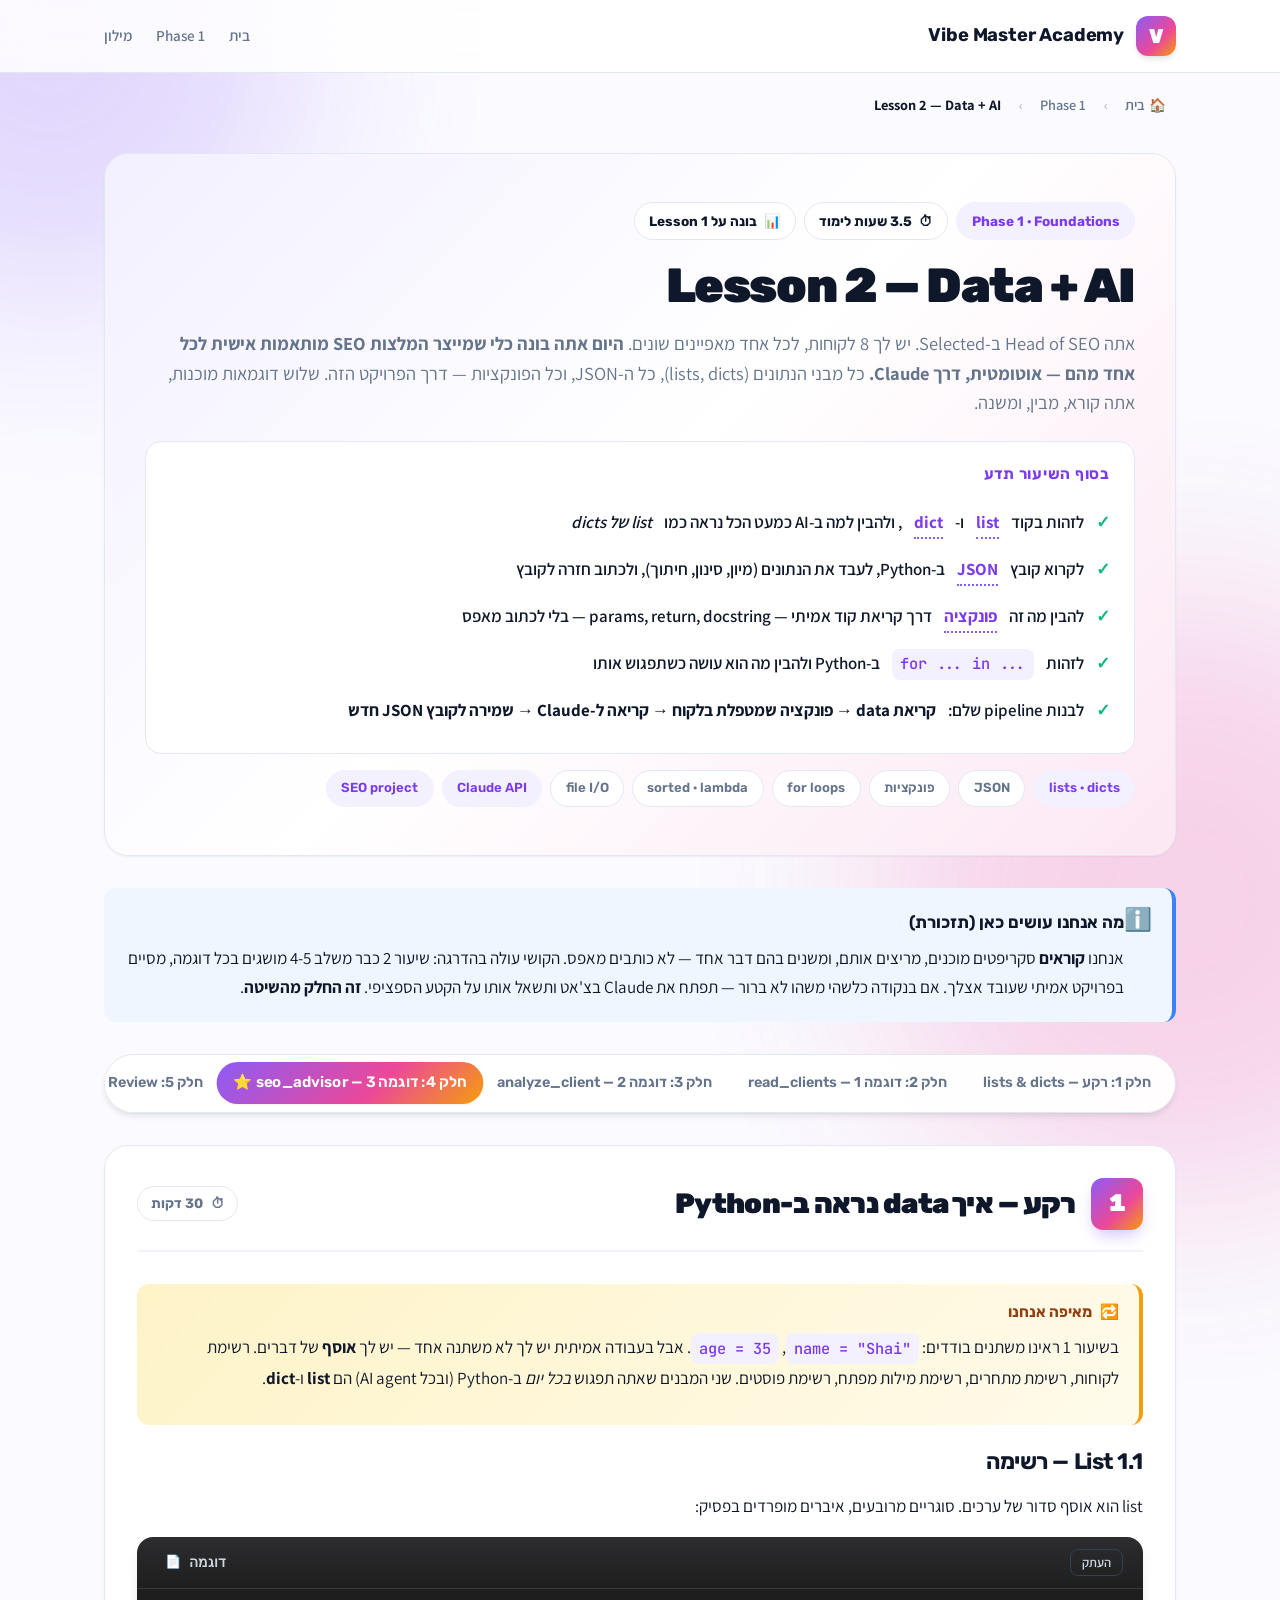
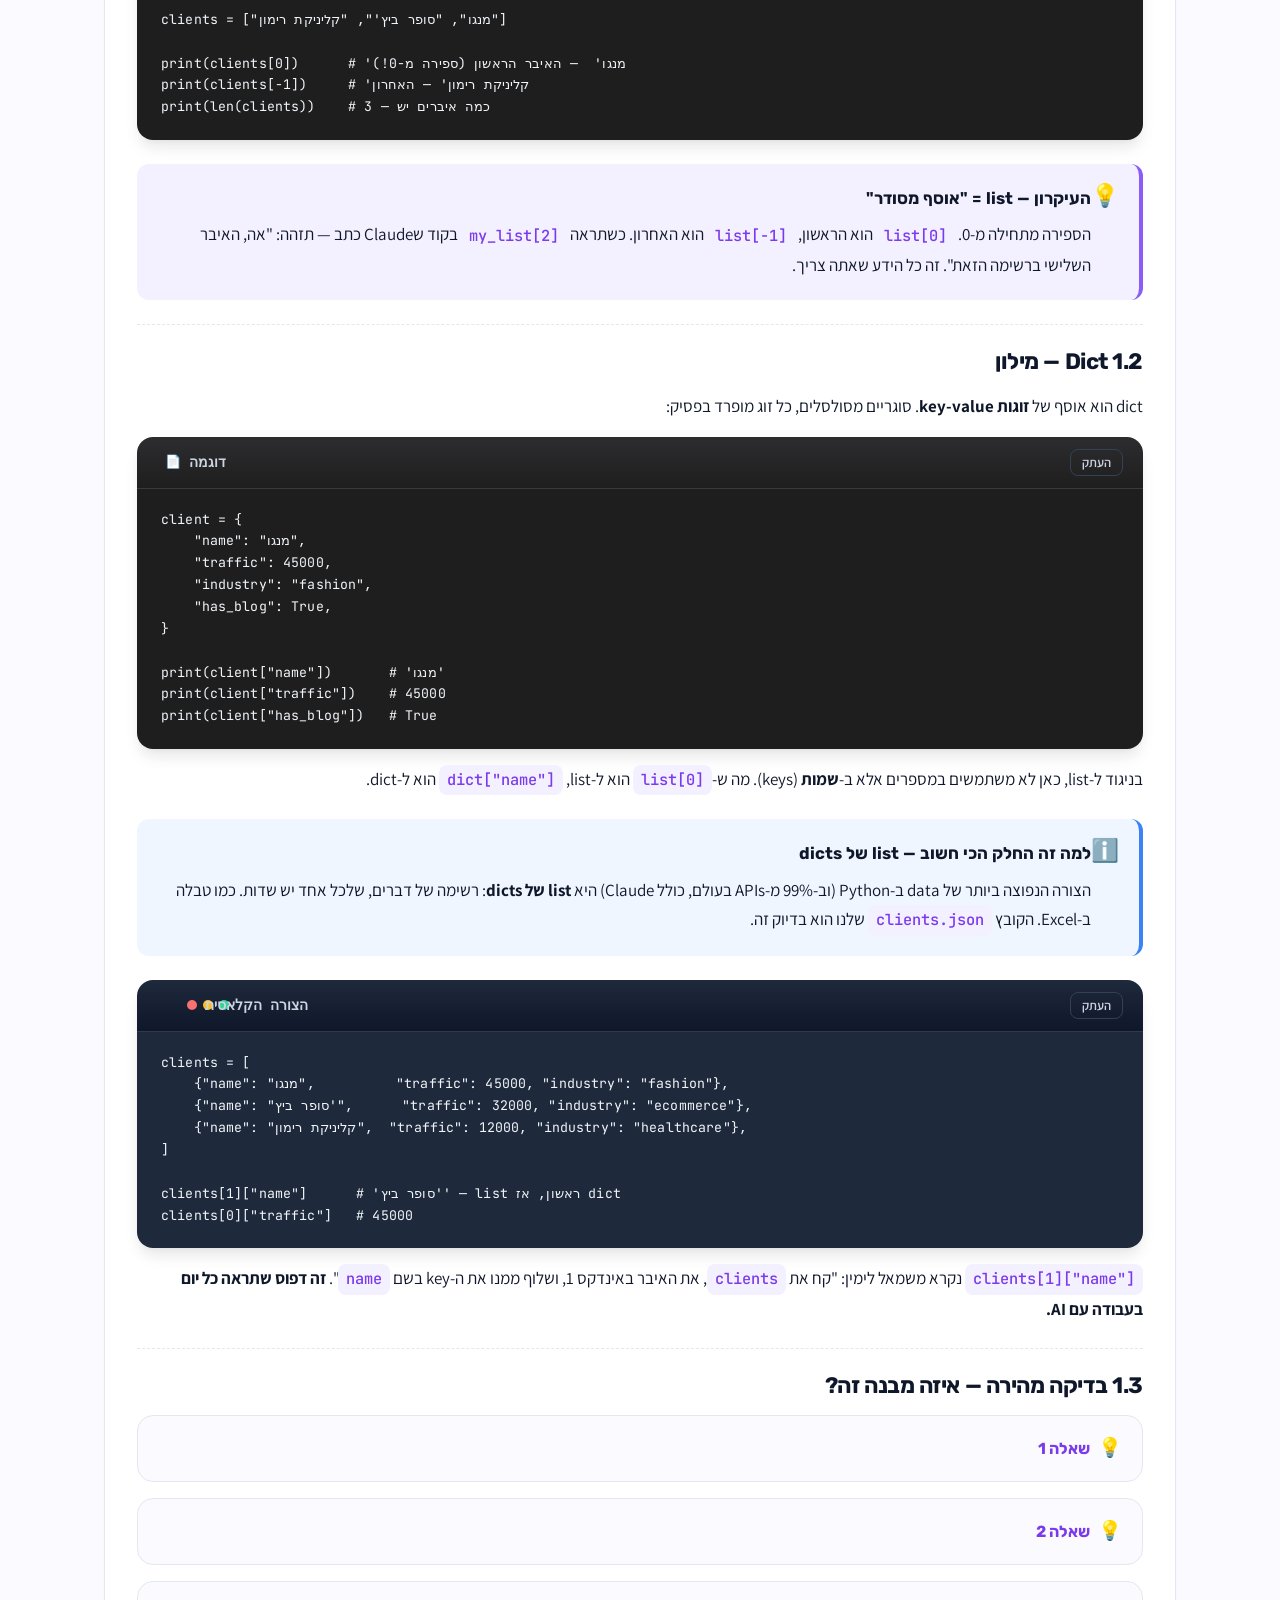
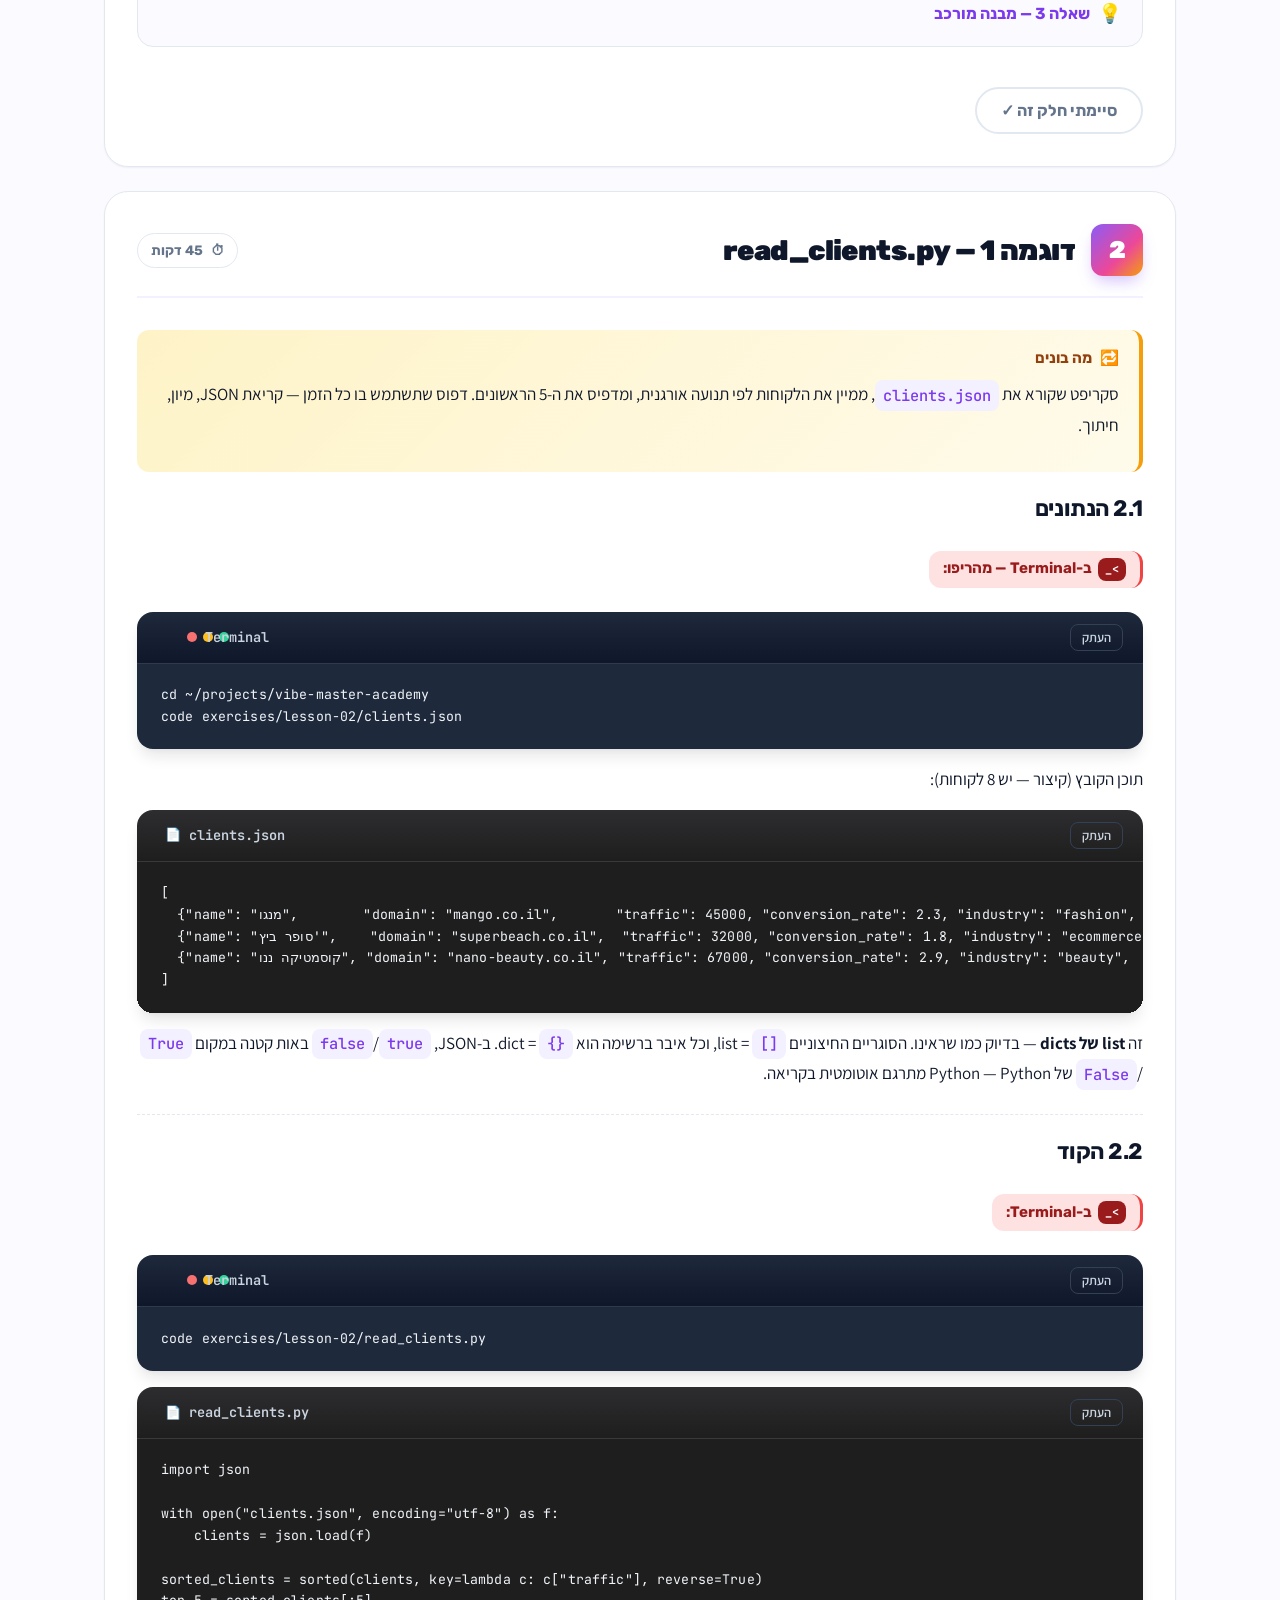
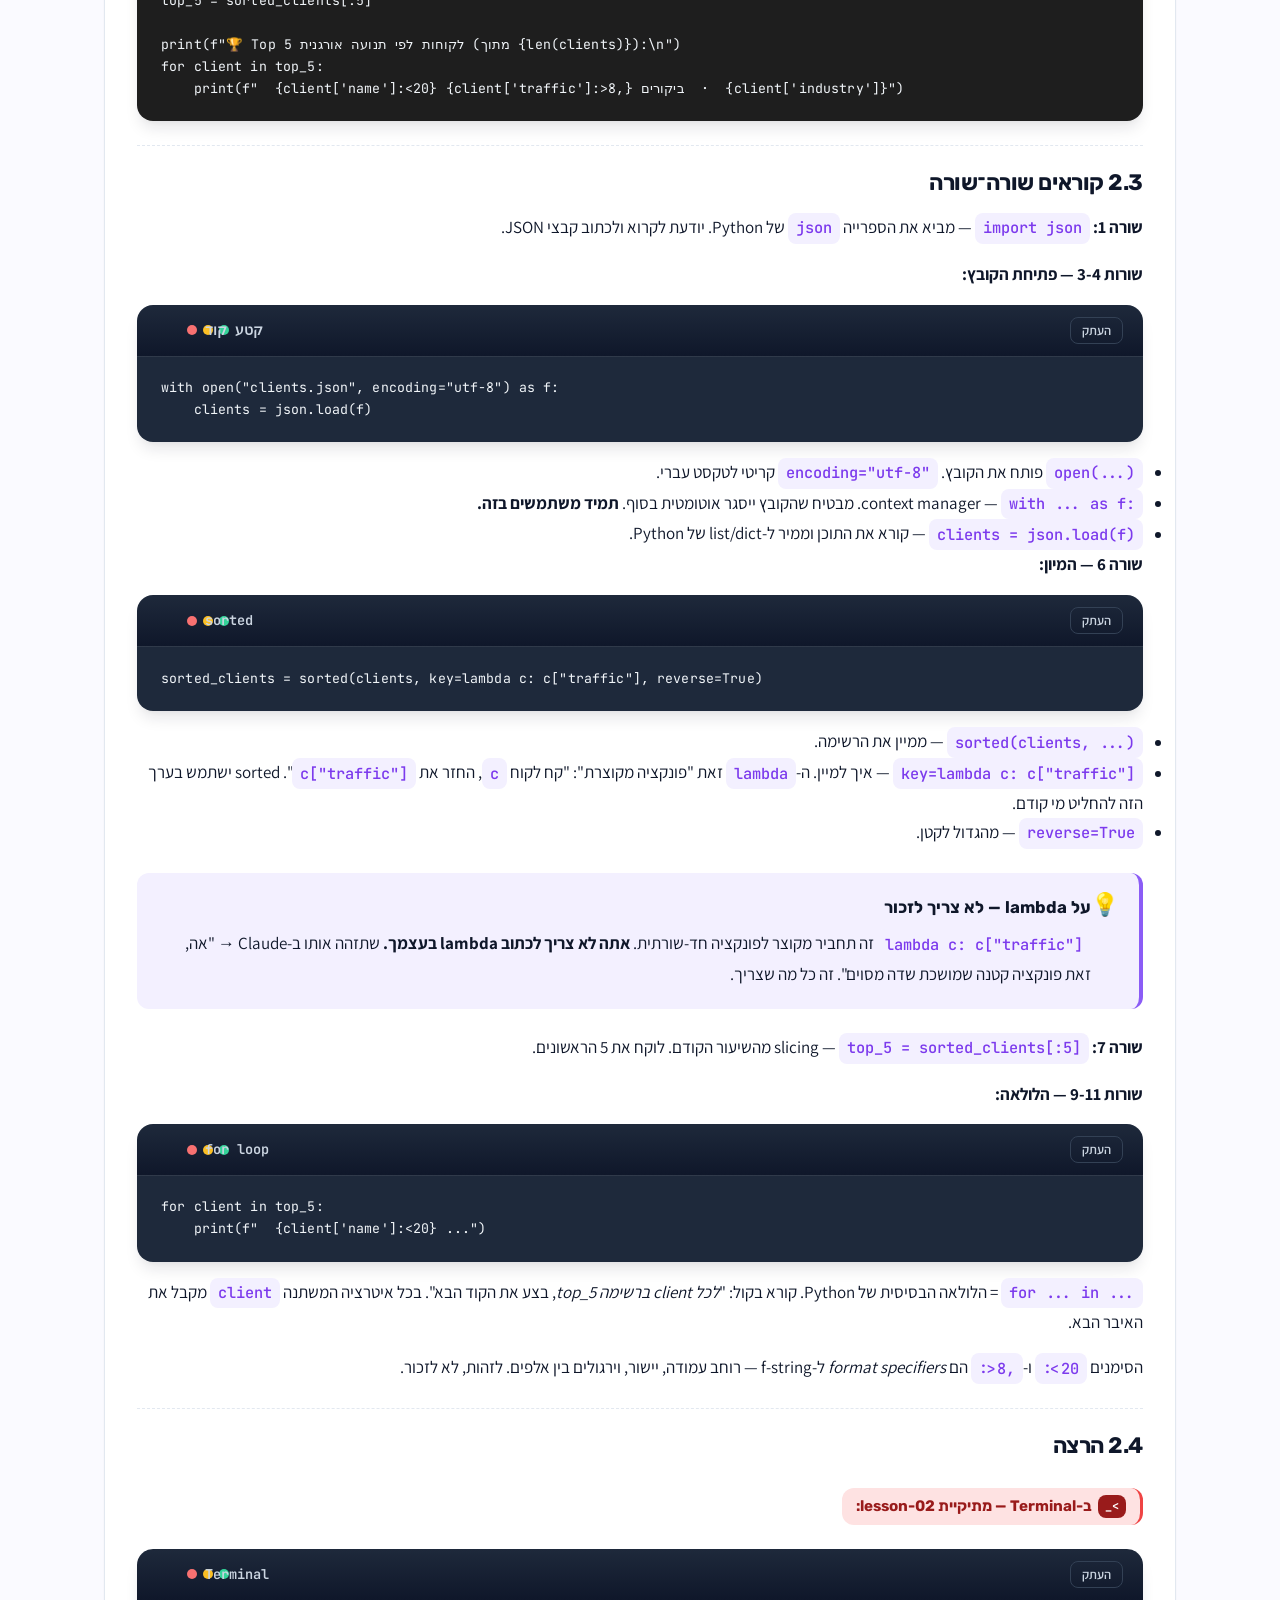
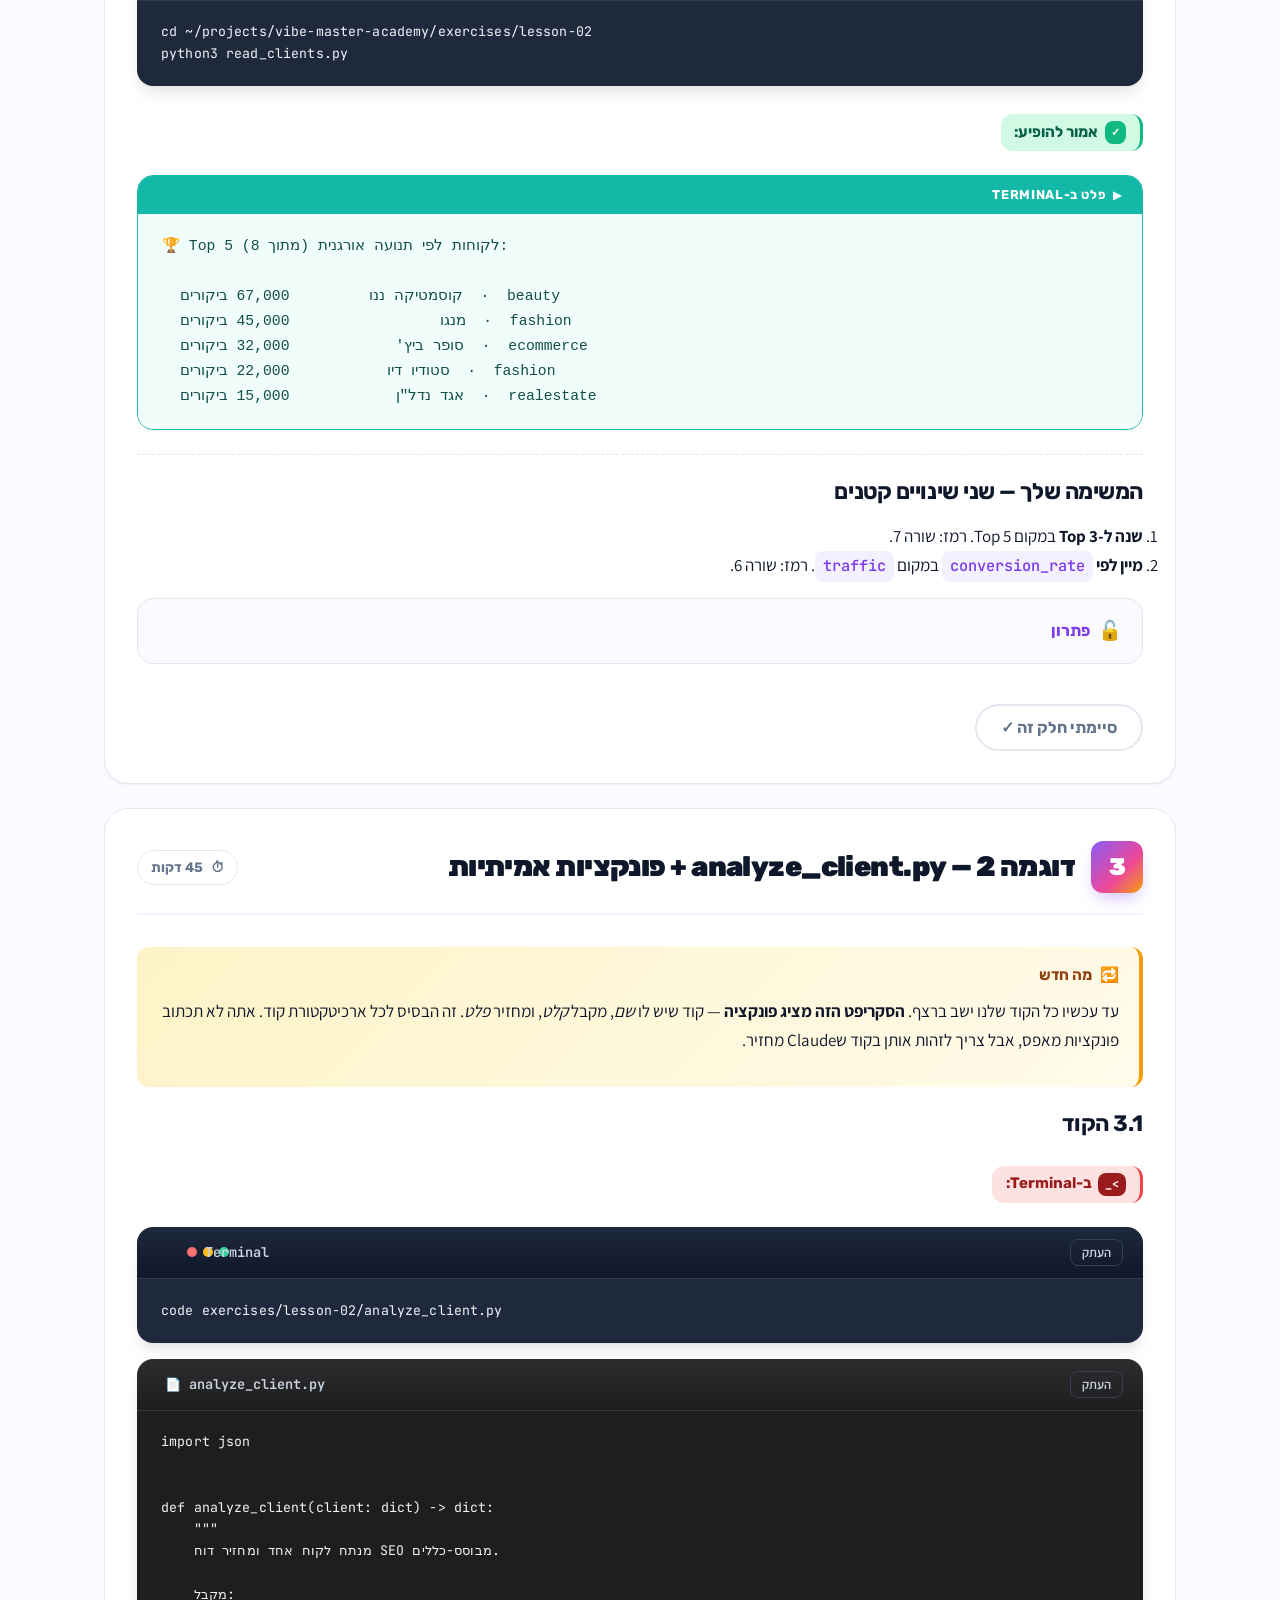
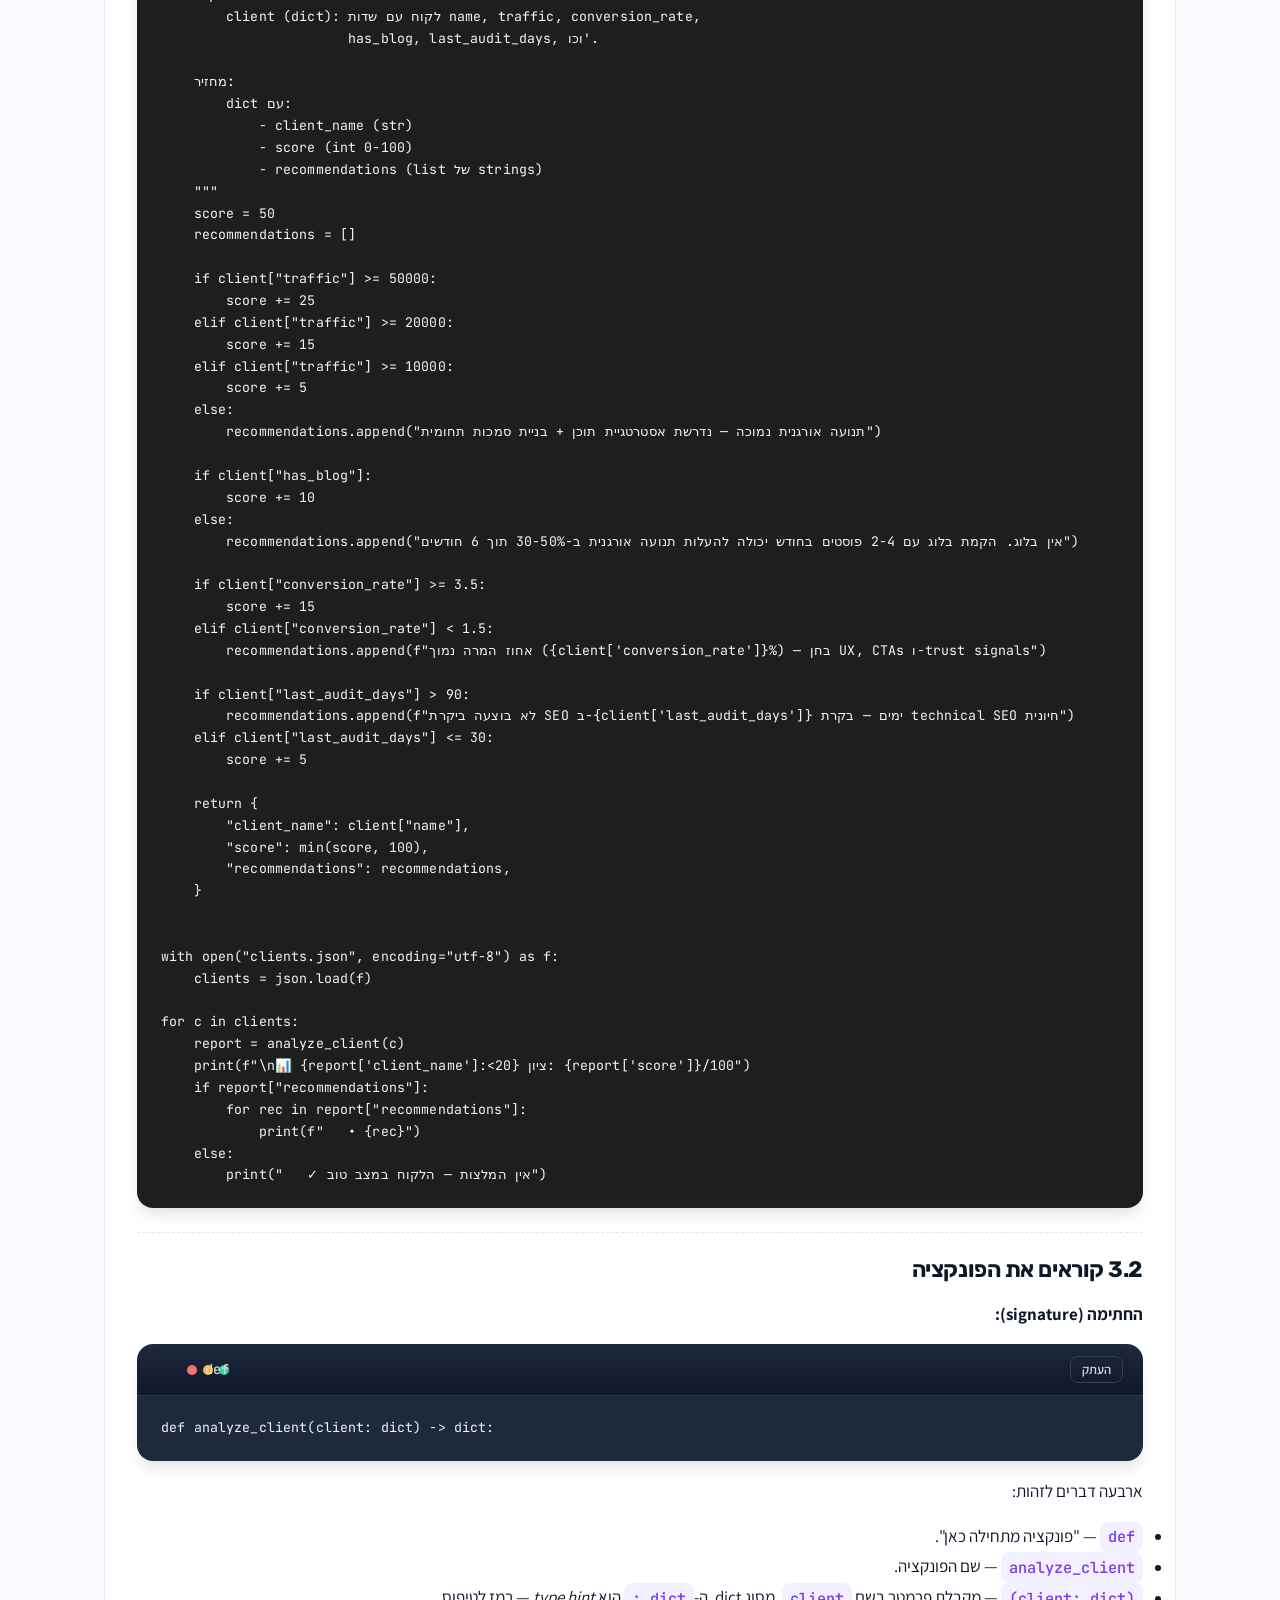
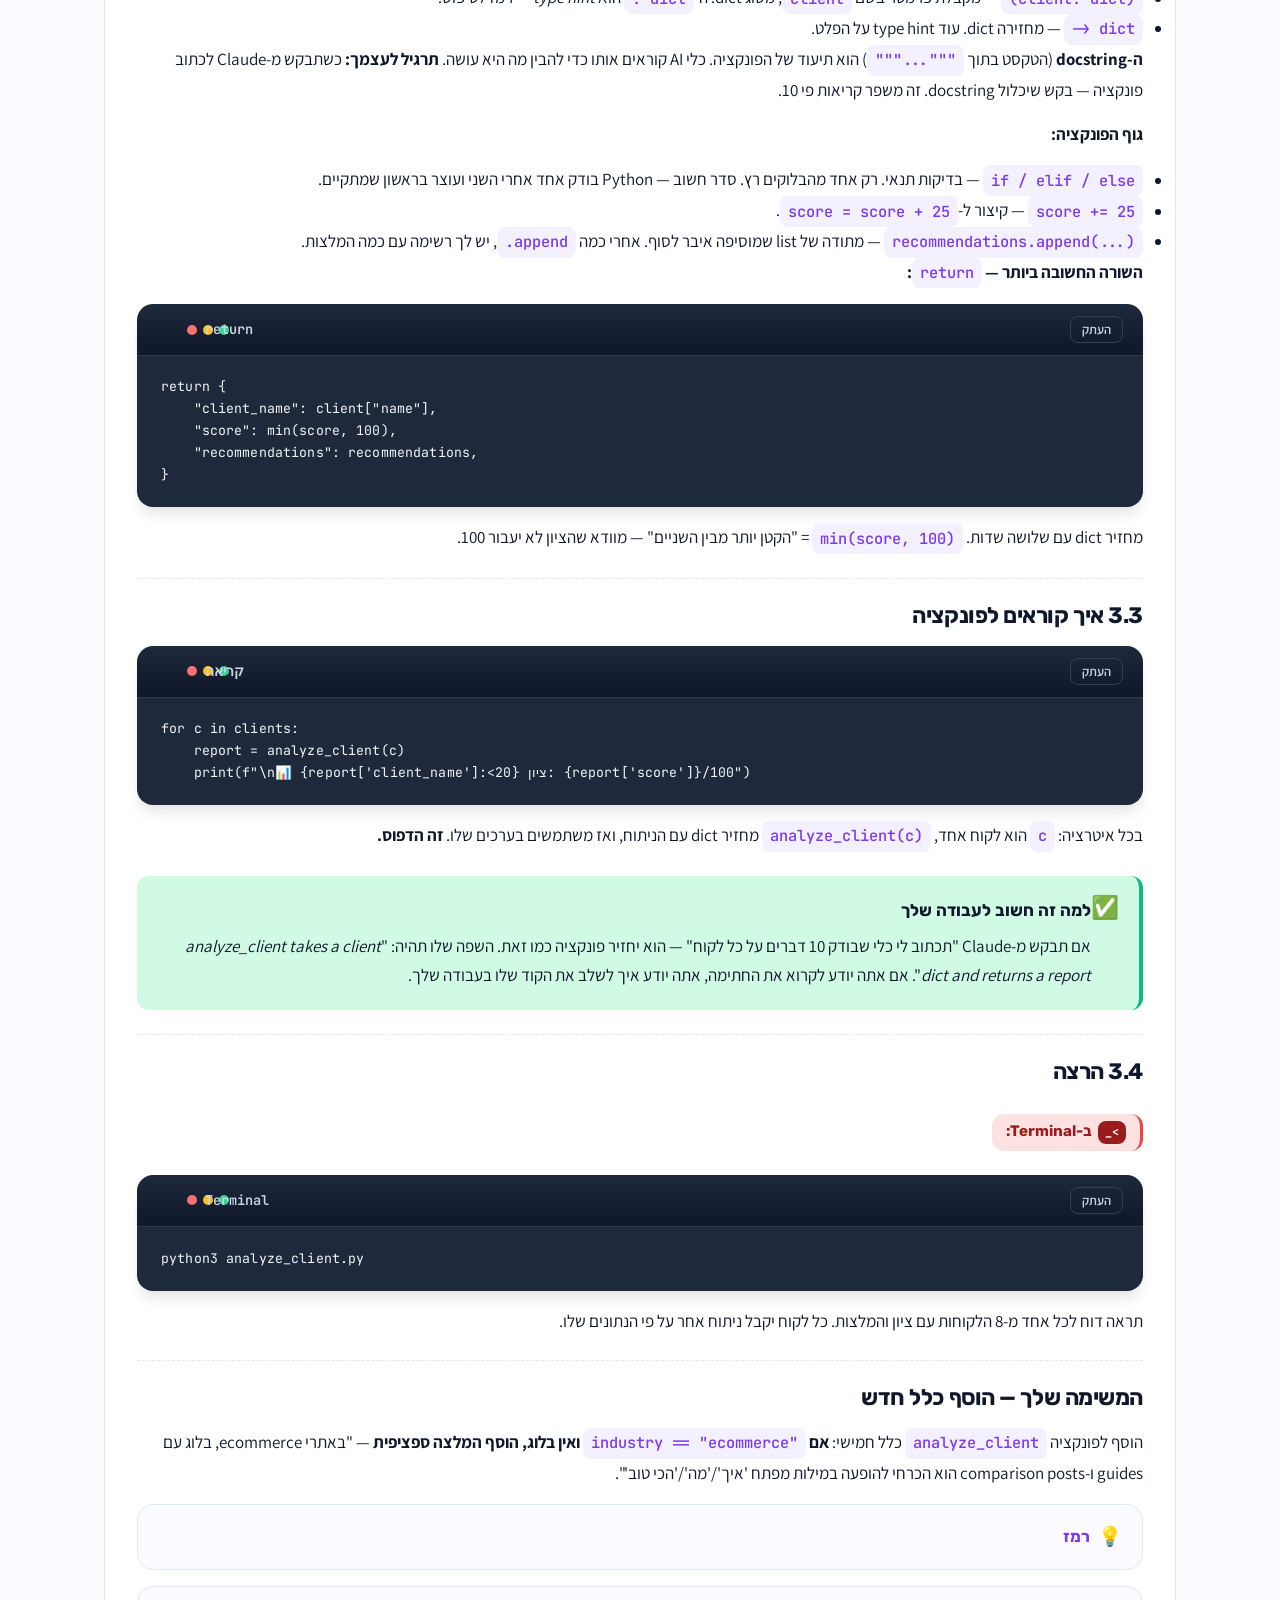
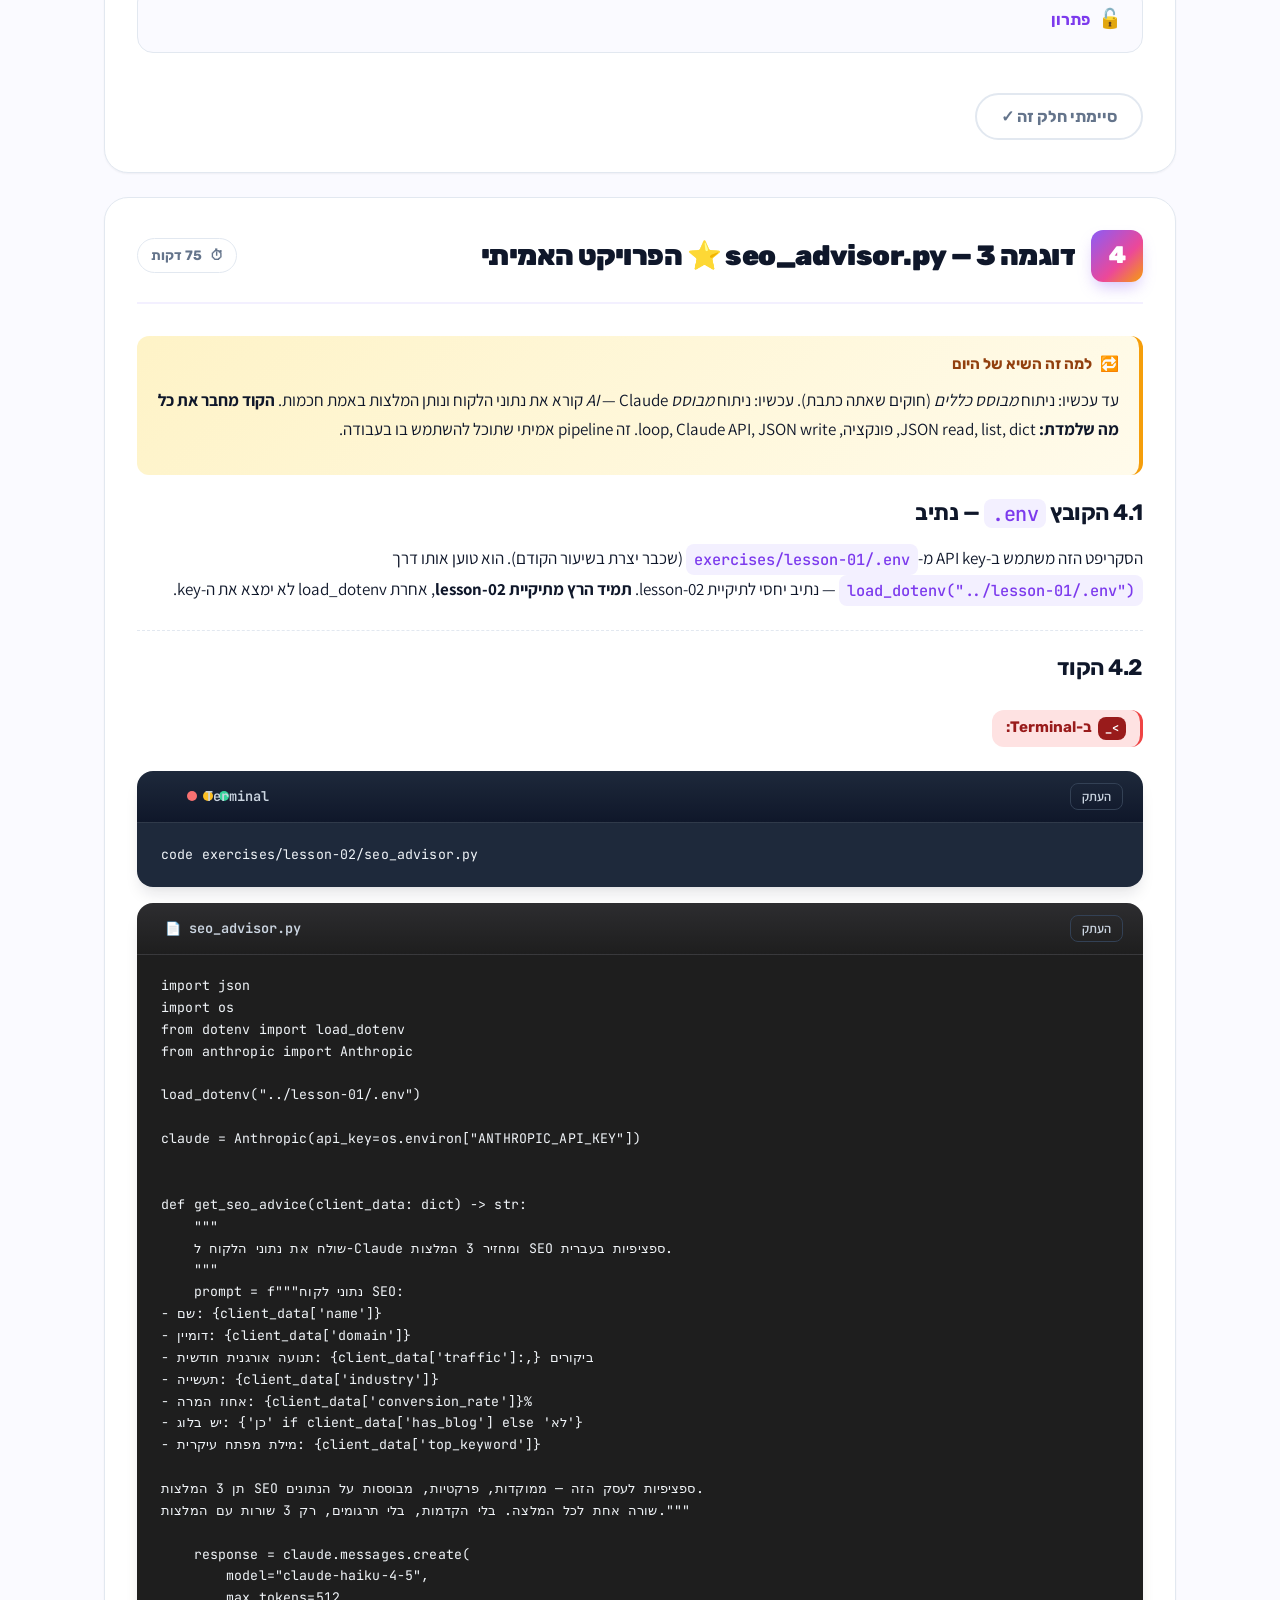
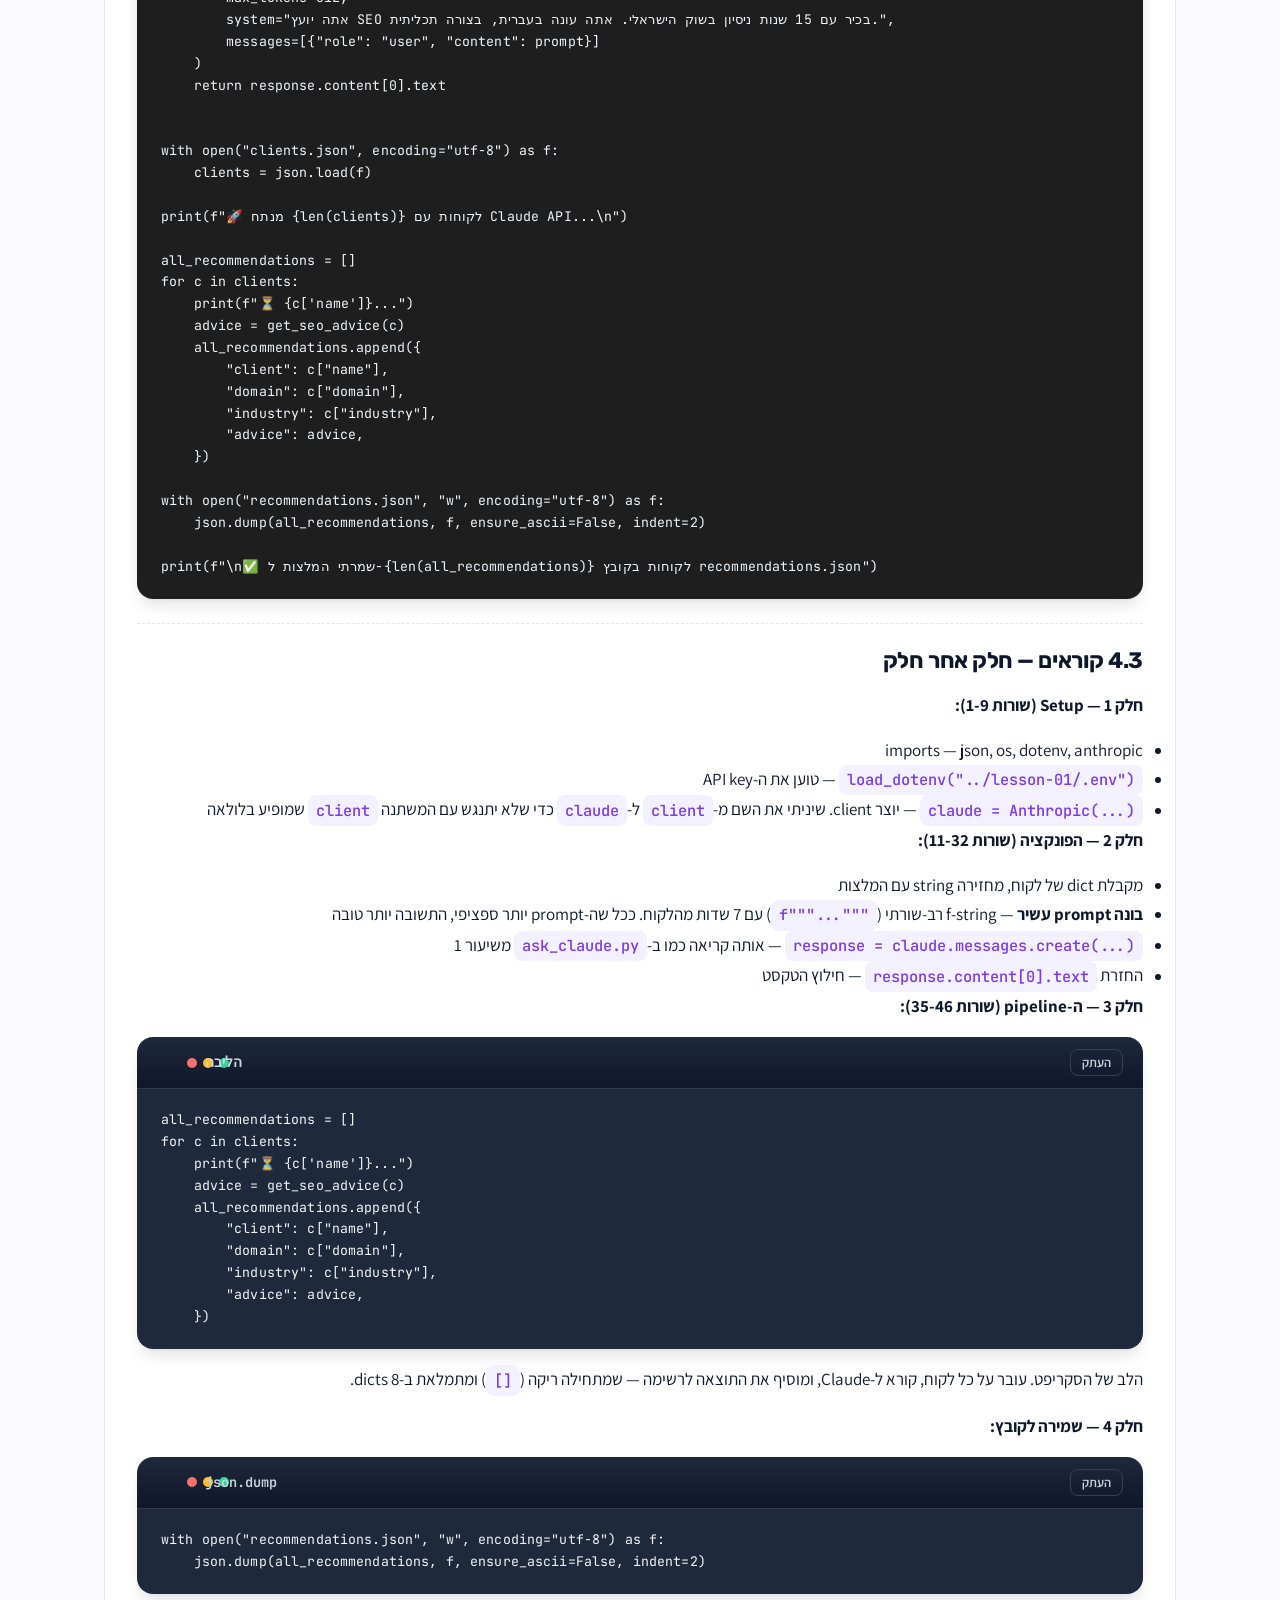
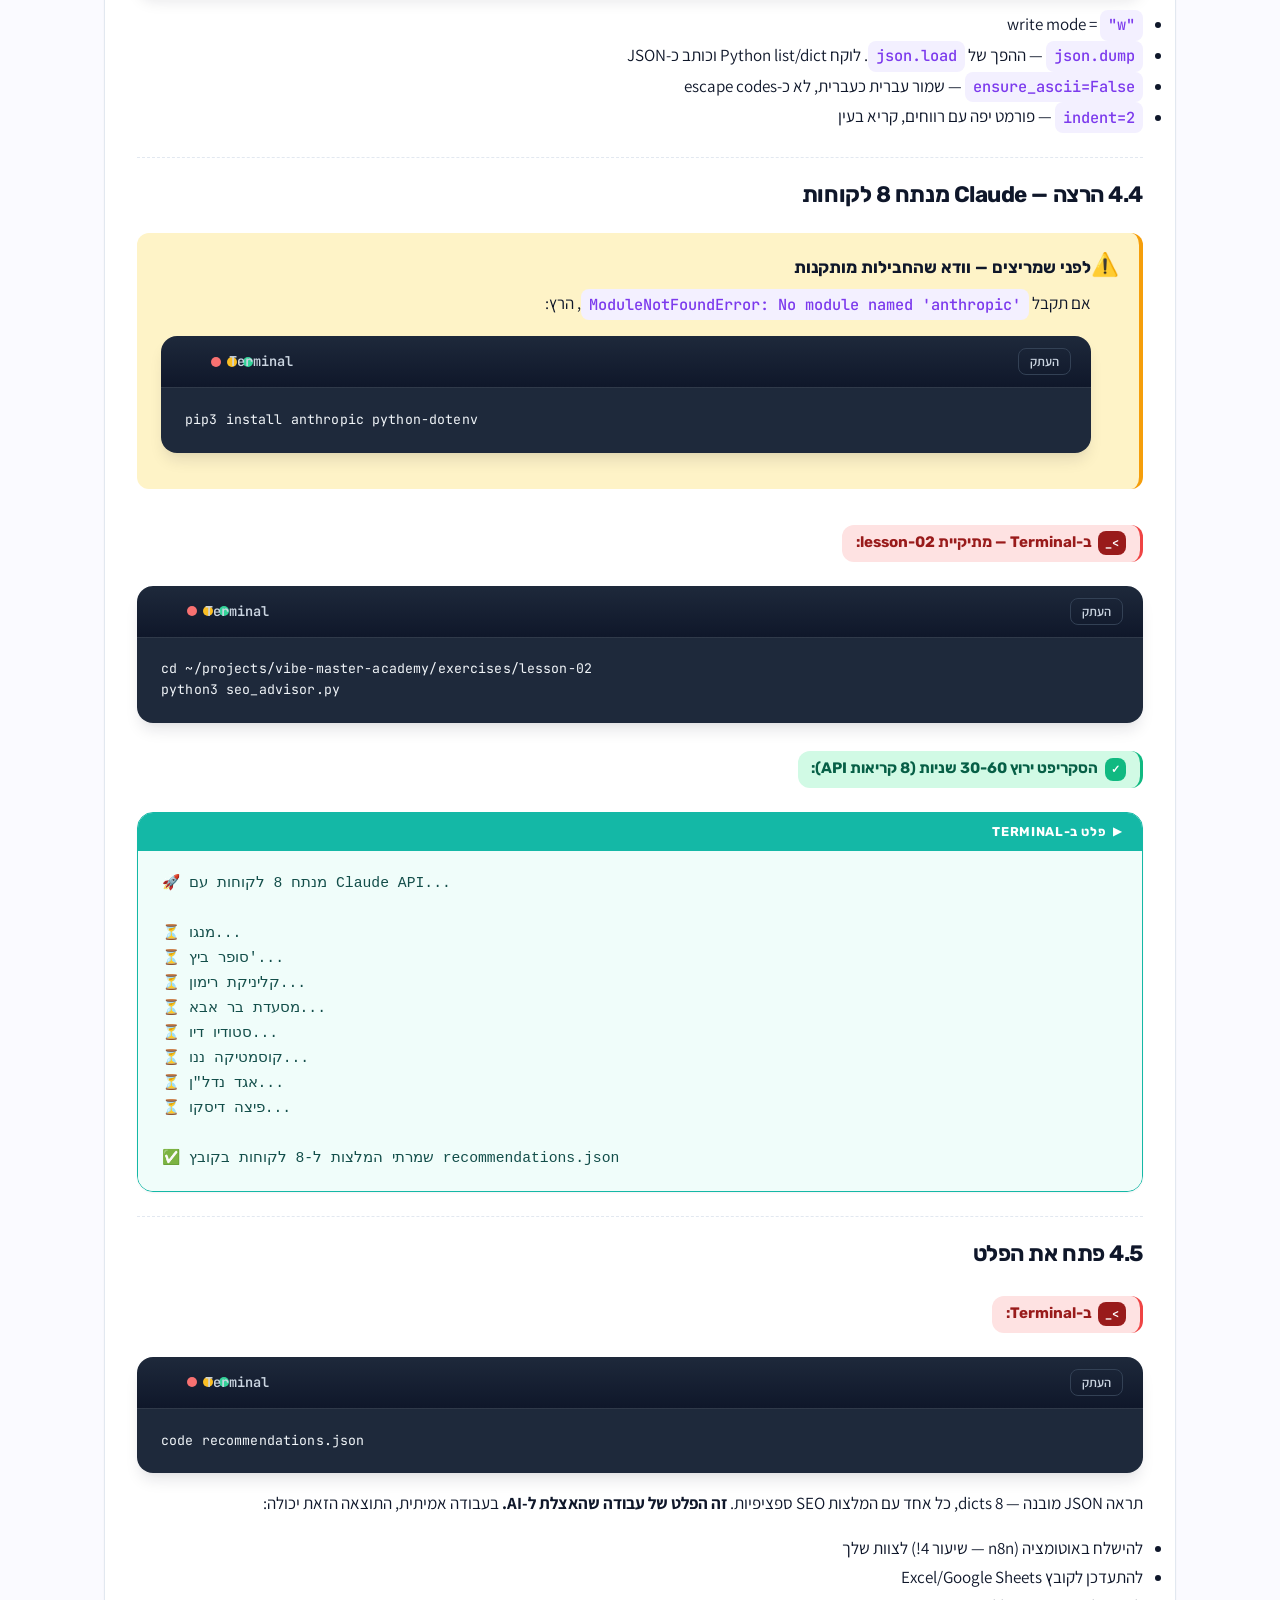
<file: phase-1/lesson-02.html>
<!DOCTYPE html>
<html lang="he" dir="rtl">
<head>
  <meta charset="UTF-8">
  <meta name="viewport" content="width=device-width, initial-scale=1.0">
  <title>Lesson 2 — Data + AI · VMA</title>
  <link rel="stylesheet" href="../assets/css/styles.css?v=20260521-17">
</head>
<body>

  <div class="reading-progress"><div class="reading-progress__fill"></div></div>

  <header class="site-header">
    <div class="container site-header__inner">
      <a href="../index.html" class="brand">
        <div class="brand__logo">V</div>
        <div class="brand__name">Vibe Master Academy</div>
      </a>
      <nav class="site-nav">
        <a href="../index.html">בית</a>
        <a href="index.html">Phase 1</a>
        <a href="../glossary.html">מילון</a>
      </nav>
    </div>
  </header>

  <main class="container">

    <nav class="breadcrumbs" aria-label="פירורי לחם">
      <a href="../index.html" class="breadcrumbs__home">בית</a>
      <span class="breadcrumbs__separator">›</span>
      <a href="index.html">Phase 1</a>
      <span class="breadcrumbs__separator">›</span>
      <span class="breadcrumbs__current">Lesson 2 — Data + AI</span>
    </nav>

    <section class="lesson-hero">
      <div class="lesson-hero__badges">
        <a href="index.html" class="lesson-hero__badge lesson-hero__badge--phase">Phase 1 · Foundations</a>
        <span class="lesson-hero__badge lesson-hero__badge--time">3.5 שעות לימוד</span>
        <span class="lesson-hero__badge lesson-hero__badge--level">בונה על Lesson 1</span>
      </div>
      <h1 class="lesson-hero__title">Lesson 2 — Data + AI</h1>
      <p class="lesson-hero__intro">
        אתה Head of SEO ב-Selected. יש לך 8 לקוחות, לכל אחד מאפיינים שונים. <strong>היום אתה בונה כלי שמייצר המלצות SEO מותאמות אישית לכל אחד מהם — אוטומטית, דרך Claude.</strong>
        כל מבני הנתונים (lists, dicts), כל ה-JSON, וכל הפונקציות — דרך הפרויקט הזה. שלוש דוגמאות מוכנות, אתה קורא, מבין, ומשנה.
      </p>

      <div class="objectives">
        <div class="objectives__title">בסוף השיעור תדע</div>
        <ul class="objectives__list">
          <li>לזהות בקוד <span class="term" data-term-id="list">list</span> ו-<span class="term" data-term-id="dict">dict</span>, ולהבין למה ב-AI כמעט הכל נראה כמו <em>list של dicts</em></li>
          <li>לקרוא קובץ <span class="term" data-term-id="json">JSON</span> ב-Python, לעבד את הנתונים (מיון, סינון, חיתוך), ולכתוב חזרה לקובץ</li>
          <li>להבין מה זה <span class="term" data-term-id="function">פונקציה</span> דרך קריאת קוד אמיתי — params, return, docstring — בלי לכתוב מאפס</li>
          <li>לזהות <code>for ... in ...</code> ב-Python ולהבין מה הוא עושה כשתפגוש אותו</li>
          <li>לבנות pipeline שלם: <strong>קריאת data → פונקציה שמטפלת בלקוח → קריאה ל-Claude → שמירה לקובץ JSON חדש</strong></li>
        </ul>
      </div>

      <div class="lesson-hero__chips">
        <span class="lesson-hero__chip lesson-hero__chip--accent">lists · dicts</span>
        <span class="lesson-hero__chip">JSON</span>
        <span class="lesson-hero__chip">פונקציות</span>
        <span class="lesson-hero__chip">for loops</span>
        <span class="lesson-hero__chip">sorted · lambda</span>
        <span class="lesson-hero__chip">file I/O</span>
        <span class="lesson-hero__chip lesson-hero__chip--accent">Claude API</span>
        <span class="lesson-hero__chip lesson-hero__chip--accent">SEO project</span>
      </div>
    </section>

    <div class="callout callout--info">
      <div class="callout__title">מה אנחנו עושים כאן (תזכורת)</div>
      <p>אנחנו <strong>קוראים</strong> סקריפטים מוכנים, מריצים אותם, ומשנים בהם דבר אחד — לא כותבים מאפס. הקושי עולה בהדרגה: שיעור 2 כבר משלב 4-5 מושגים בכל דוגמה, מסיים בפרויקט אמיתי שעובד אצלך. אם בנקודה כלשהי משהו לא ברור — תפתח את Claude בצ'אט ותשאל אותו על הקטע הספציפי. <strong>זה החלק מהשיטה</strong>.</p>
    </div>

    <nav class="lesson-toc">
      <a href="#part-1" class="lesson-toc__item">חלק 1: רקע — lists & dicts</a>
      <a href="#part-2" class="lesson-toc__item">חלק 2: דוגמה 1 — read_clients</a>
      <a href="#part-3" class="lesson-toc__item">חלק 3: דוגמה 2 — analyze_client</a>
      <a href="#part-4" class="lesson-toc__item">חלק 4: דוגמה 3 — seo_advisor ⭐</a>
      <a href="#part-5" class="lesson-toc__item">חלק 5: Review</a>
    </nav>

    <section class="lesson-section" id="part-1">
      <div class="lesson-section__header">
        <div class="lesson-section__num">1</div>
        <h2 class="lesson-section__title">רקע — איך data נראה ב-Python</h2>
        <span class="lesson-section__time">30 דקות</span>
      </div>

      <div class="refresher">
        <div class="refresher__title">מאיפה אנחנו</div>
        <p>בשיעור 1 ראינו משתנים בודדים: <code>name = "Shai"</code>, <code>age = 35</code>. אבל בעבודה אמיתית יש לך לא משתנה אחד — יש לך <strong>אוסף</strong> של דברים. רשימת לקוחות, רשימת מתחרים, רשימת מילות מפתח, רשימת פוסטים. שני המבנים שאתה תפגוש <em>בכל יום</em> ב-Python (ובכל AI agent) הם <strong>list</strong> ו-<strong>dict</strong>.</p>
      </div>

      <h3>1.1 List — רשימה</h3>
      <p>list הוא אוסף סדור של ערכים. סוגריים מרובעים, איברים מופרדים בפסיק:</p>

      <div class="code-block code-block--editor">
        <div class="code-block__header"><span class="code-block__filename">דוגמה</span><button class="code-block__copy">העתק</button></div>
<pre><code>clients = ["מנגו", "סופר ביץ'", "קליניקת רימון"]

print(clients[0])      # 'מנגו'  — האיבר הראשון (ספירה מ-0!)
print(clients[-1])     # 'קליניקת רימון' — האחרון
print(len(clients))    # 3 — כמה איברים יש</code></pre>
      </div>

      <div class="callout callout--tip">
        <div class="callout__title">העיקרון — list = "אוסף מסודר"</div>
        <p>הספירה מתחילה מ-0. <code>list[0]</code> הוא הראשון, <code>list[-1]</code> הוא האחרון. כשתראה <code>my_list[2]</code> בקוד שClaude כתב — תזהה: "אה, האיבר השלישי ברשימה הזאת". זה כל הידע שאתה צריך.</p>
      </div>

      <hr class="mini-divider">

      <h3>1.2 Dict — מילון</h3>
      <p>dict הוא אוסף של <strong>זוגות key-value</strong>. סוגריים מסולסלים, כל זוג מופרד בפסיק:</p>

      <div class="code-block code-block--editor">
        <div class="code-block__header"><span class="code-block__filename">דוגמה</span><button class="code-block__copy">העתק</button></div>
<pre><code>client = {
    "name": "מנגו",
    "traffic": 45000,
    "industry": "fashion",
    "has_blog": True,
}

print(client["name"])       # 'מנגו'
print(client["traffic"])    # 45000
print(client["has_blog"])   # True</code></pre>
      </div>

      <p>בניגוד ל-list, כאן לא משתמשים במספרים אלא ב-<strong>שמות</strong> (keys). מה ש-<code>list[0]</code> הוא ל-list, <code>dict["name"]</code> הוא ל-dict.</p>

      <div class="callout callout--info">
        <div class="callout__title">למה זה החלק הכי חשוב — list של dicts</div>
        <p>הצורה הנפוצה ביותר של data ב-Python (וב-99% מ-APIs בעולם, כולל Claude) היא <strong>list של dicts</strong>: רשימה של דברים, שלכל אחד יש שדות. כמו טבלה ב-Excel. הקובץ <code>clients.json</code> שלנו הוא בדיוק זה.</p>
      </div>

      <div class="code-block">
        <div class="code-block__header"><span class="code-block__filename">הצורה הקלאסית</span><button class="code-block__copy">העתק</button></div>
<pre><code>clients = [
    {"name": "מנגו",          "traffic": 45000, "industry": "fashion"},
    {"name": "סופר ביץ'",      "traffic": 32000, "industry": "ecommerce"},
    {"name": "קליניקת רימון",  "traffic": 12000, "industry": "healthcare"},
]

clients[1]["name"]      # 'סופר ביץ'' — list ראשון, אז dict
clients[0]["traffic"]   # 45000</code></pre>
      </div>

      <p><code>clients[1]["name"]</code> נקרא משמאל לימין: "קח את <code>clients</code>, את האיבר באינדקס 1, ושלוף ממנו את ה-key בשם <code>name</code>". <strong>זה דפוס שתראה כל יום בעבודה עם AI.</strong></p>

      <hr class="mini-divider">

      <h3>1.3 בדיקה מהירה — איזה מבנה זה?</h3>

      <details class="hint">
        <summary>שאלה 1</summary>
        <p>נתון: <code>tools = ["Claude", "n8n", "Python"]</code>. איך תקבל את <code>"n8n"</code>?</p>
        <details class="solution">
          <summary>תשובה</summary>
          <p>זה <strong>list</strong> (סוגריים מרובעים). <code>"n8n"</code> הוא האיבר השני, אינדקס 1. <code>tools[1]</code>.</p>
        </details>
      </details>

      <details class="hint">
        <summary>שאלה 2</summary>
        <p>נתון: <code>settings = {"theme": "dark", "lang": "he", "version": 3}</code>. איך תקבל את הגרסה?</p>
        <details class="solution">
          <summary>תשובה</summary>
          <p>זה <strong>dict</strong>. <code>settings["version"]</code> מחזיר <code>3</code>.</p>
        </details>
      </details>

      <details class="hint">
        <summary>שאלה 3 — מבנה מורכב</summary>
        <p>נתון:</p>
        <div class="code-block">
          <div class="code-block__header"><span class="code-block__filename">קטע קוד</span><button class="code-block__copy">העתק</button></div>
<pre><code>posts = [
    {"title": "SEO ב-2026", "views": 1200},
    {"title": "AI לעבודה", "views": 3400},
]</code></pre>
        </div>
        <p>איך תקבל את מספר הצפיות של הפוסט השני?</p>
        <details class="solution">
          <summary>תשובה</summary>
          <p>list של dicts. <code>posts[1]["views"]</code> = <code>3400</code>.</p>
        </details>
      </details>

      <button class="section-complete-btn" data-section="part-1">סיימתי חלק זה ✓</button>
    </section>

    <section class="lesson-section" id="part-2">
      <div class="lesson-section__header">
        <div class="lesson-section__num">2</div>
        <h2 class="lesson-section__title">דוגמה 1 — read_clients.py</h2>
        <span class="lesson-section__time">45 דקות</span>
      </div>

      <div class="refresher">
        <div class="refresher__title">מה בונים</div>
        <p>סקריפט שקורא את <code>clients.json</code>, ממיין את הלקוחות לפי תנועה אורגנית, ומדפיס את ה-5 הראשונים. דפוס שתשתמש בו כל הזמן — קריאת JSON, מיון, חיתוך.</p>
      </div>

      <h3>2.1 הנתונים</h3>
      <p class="do-here do-here--terminal">ב-Terminal — מהריפו:</p>
      <div class="code-block code-block--terminal">
        <div class="code-block__header"><span class="code-block__filename">Terminal</span><button class="code-block__copy">העתק</button></div>
<pre><code>cd ~/projects/vibe-master-academy
code exercises/lesson-02/clients.json</code></pre>
      </div>

      <p>תוכן הקובץ (קיצור — יש 8 לקוחות):</p>
      <div class="code-block code-block--editor">
        <div class="code-block__header"><span class="code-block__filename">clients.json</span><button class="code-block__copy">העתק</button></div>
<pre><code>[
  {"name": "מנגו",        "domain": "mango.co.il",       "traffic": 45000, "conversion_rate": 2.3, "industry": "fashion",    "has_blog": true,  "top_keyword": "בגדי נשים",        "last_audit_days": 45},
  {"name": "סופר ביץ'",    "domain": "superbeach.co.il",  "traffic": 32000, "conversion_rate": 1.8, "industry": "ecommerce",  "has_blog": false, "top_keyword": "בגדי ים",          "last_audit_days": 120},
  {"name": "קוסמטיקה ננו", "domain": "nano-beauty.co.il", "traffic": 67000, "conversion_rate": 2.9, "industry": "beauty",     "has_blog": true,  "top_keyword": "מוצרי טיפוח טבעיים", "last_audit_days": 15}
]</code></pre>
      </div>

      <p>זה <strong>list של dicts</strong> — בדיוק כמו שראינו. הסוגריים החיצוניים <code>[]</code> = list, וכל איבר ברשימה הוא <code>{}</code> = dict. ב-JSON, <code>true</code>/<code>false</code> באות קטנה במקום <code>True</code>/<code>False</code> של Python — Python מתרגם אוטומטית בקריאה.</p>

      <hr class="mini-divider">

      <h3>2.2 הקוד</h3>
      <p class="do-here do-here--terminal">ב-Terminal:</p>
      <div class="code-block code-block--terminal">
        <div class="code-block__header"><span class="code-block__filename">Terminal</span><button class="code-block__copy">העתק</button></div>
<pre><code>code exercises/lesson-02/read_clients.py</code></pre>
      </div>

      <div class="code-block code-block--editor">
        <div class="code-block__header"><span class="code-block__filename">read_clients.py</span><button class="code-block__copy">העתק</button></div>
<pre><code>import json

with open("clients.json", encoding="utf-8") as f:
    clients = json.load(f)

sorted_clients = sorted(clients, key=lambda c: c["traffic"], reverse=True)
top_5 = sorted_clients[:5]

print(f"🏆 Top 5 לקוחות לפי תנועה אורגנית (מתוך {len(clients)}):\n")
for client in top_5:
    print(f"  {client['name']:&lt;20} {client['traffic']:&gt;8,} ביקורים  ·  {client['industry']}")</code></pre>
      </div>

      <hr class="mini-divider">

      <h3>2.3 קוראים שורה־שורה</h3>

      <p><strong>שורה 1:</strong> <code>import json</code> — מביא את הספרייה <code>json</code> של Python. יודעת לקרוא ולכתוב קבצי JSON.</p>

      <p><strong>שורות 3-4 — פתיחת הקובץ:</strong></p>
      <div class="code-block">
        <div class="code-block__header"><span class="code-block__filename">קטע קוד</span><button class="code-block__copy">העתק</button></div>
<pre><code>with open("clients.json", encoding="utf-8") as f:
    clients = json.load(f)</code></pre>
      </div>
      <ul>
        <li><code>open(...)</code> פותח את הקובץ. <code>encoding="utf-8"</code> קריטי לטקסט עברי.</li>
        <li><code>with ... as f:</code> — context manager. מבטיח שהקובץ ייסגר אוטומטית בסוף. <strong>תמיד משתמשים בזה.</strong></li>
        <li><code>clients = json.load(f)</code> — קורא את התוכן וממיר ל-list/dict של Python.</li>
      </ul>

      <p><strong>שורה 6 — המיון:</strong></p>
      <div class="code-block">
        <div class="code-block__header"><span class="code-block__filename">sorted</span><button class="code-block__copy">העתק</button></div>
<pre><code>sorted_clients = sorted(clients, key=lambda c: c["traffic"], reverse=True)</code></pre>
      </div>
      <ul>
        <li><code>sorted(clients, ...)</code> — ממיין את הרשימה.</li>
        <li><code>key=lambda c: c["traffic"]</code> — איך למיין. ה-<code>lambda</code> זאת "פונקציה מקוצרת": "קח לקוח <code>c</code>, החזר את <code>c["traffic"]</code>". sorted ישתמש בערך הזה להחליט מי קודם.</li>
        <li><code>reverse=True</code> — מהגדול לקטן.</li>
      </ul>

      <div class="callout callout--tip">
        <div class="callout__title">על lambda — לא צריך לזכור</div>
        <p><code>lambda c: c["traffic"]</code> זה תחביר מקוצר לפונקציה חד-שורתית. <strong>אתה לא צריך לכתוב lambda בעצמך.</strong> שתזהה אותו ב-Claude → "אה, זאת פונקציה קטנה שמושכת שדה מסוים". זה כל מה שצריך.</p>
      </div>

      <p><strong>שורה 7:</strong> <code>top_5 = sorted_clients[:5]</code> — slicing מהשיעור הקודם. לוקח את 5 הראשונים.</p>

      <p><strong>שורות 9-11 — הלולאה:</strong></p>
      <div class="code-block">
        <div class="code-block__header"><span class="code-block__filename">for loop</span><button class="code-block__copy">העתק</button></div>
<pre><code>for client in top_5:
    print(f"  {client['name']:&lt;20} ...")</code></pre>
      </div>
      <p><code>for ... in ...</code> = הלולאה הבסיסית של Python. קורא בקול: "<em>לכל client ברשימה top_5</em>, בצע את הקוד הבא". בכל איטרציה המשתנה <code>client</code> מקבל את האיבר הבא.</p>

      <p>הסימנים <code>:&lt;20</code> ו-<code>:&gt;8,</code> הם <em>format specifiers</em> ל-f-string — רוחב עמודה, יישור, וירגולים בין אלפים. לזהות, לא לזכור.</p>

      <hr class="mini-divider">

      <h3>2.4 הרצה</h3>
      <p class="do-here do-here--terminal">ב-Terminal — מתיקיית lesson-02:</p>
      <div class="code-block code-block--terminal">
        <div class="code-block__header"><span class="code-block__filename">Terminal</span><button class="code-block__copy">העתק</button></div>
<pre><code>cd ~/projects/vibe-master-academy/exercises/lesson-02
python3 read_clients.py</code></pre>
      </div>

      <p class="do-here do-here--output">אמור להופיע:</p>
      <div class="output">
        <div class="output__label">פלט ב-Terminal</div>
<pre>🏆 Top 5 לקוחות לפי תנועה אורגנית (מתוך 8):

  קוסמטיקה ננו         67,000 ביקורים  ·  beauty
  מנגו                 45,000 ביקורים  ·  fashion
  סופר ביץ'            32,000 ביקורים  ·  ecommerce
  סטודיו דיו           22,000 ביקורים  ·  fashion
  אגד נדל"ן            15,000 ביקורים  ·  realestate</pre>
      </div>

      <hr class="mini-divider">

      <h3>המשימה שלך — שני שינויים קטנים</h3>
      <ol>
        <li><strong>שנה ל-Top 3</strong> במקום Top 5. רמז: שורה 7.</li>
        <li><strong>מיין לפי <code>conversion_rate</code></strong> במקום <code>traffic</code>. רמז: שורה 6.</li>
      </ol>

      <details class="solution">
        <summary>פתרון</summary>
        <div class="code-block">
          <div class="code-block__header"><span class="code-block__filename">השינויים</span><button class="code-block__copy">העתק</button></div>
<pre><code>sorted_clients = sorted(clients, key=lambda c: c["conversion_rate"], reverse=True)
top_5 = sorted_clients[:3]   # למרות השם, עכשיו זה 3</code></pre>
        </div>
      </details>

      <button class="section-complete-btn" data-section="part-2">סיימתי חלק זה ✓</button>
    </section>

    <section class="lesson-section" id="part-3">
      <div class="lesson-section__header">
        <div class="lesson-section__num">3</div>
        <h2 class="lesson-section__title">דוגמה 2 — analyze_client.py + פונקציות אמיתיות</h2>
        <span class="lesson-section__time">45 דקות</span>
      </div>

      <div class="refresher">
        <div class="refresher__title">מה חדש</div>
        <p>עד עכשיו כל הקוד שלנו ישב ברצף. <strong>הסקריפט הזה מציג פונקציה</strong> — קוד שיש לו <em>שם</em>, מקבל <em>קלט</em>, ומחזיר <em>פלט</em>. זה הבסיס לכל ארכיטקטורת קוד. אתה לא תכתוב פונקציות מאפס, אבל צריך לזהות אותן בקוד שClaude מחזיר.</p>
      </div>

      <h3>3.1 הקוד</h3>
      <p class="do-here do-here--terminal">ב-Terminal:</p>
      <div class="code-block code-block--terminal">
        <div class="code-block__header"><span class="code-block__filename">Terminal</span><button class="code-block__copy">העתק</button></div>
<pre><code>code exercises/lesson-02/analyze_client.py</code></pre>
      </div>

      <div class="code-block code-block--editor">
        <div class="code-block__header"><span class="code-block__filename">analyze_client.py</span><button class="code-block__copy">העתק</button></div>
<pre><code>import json


def analyze_client(client: dict) -> dict:
    """
    מנתח לקוח אחד ומחזיר דוח SEO מבוסס-כללים.

    מקבל:
        client (dict): לקוח עם שדות name, traffic, conversion_rate,
                       has_blog, last_audit_days, וכו'.

    מחזיר:
        dict עם:
            - client_name (str)
            - score (int 0-100)
            - recommendations (list של strings)
    """
    score = 50
    recommendations = []

    if client["traffic"] &gt;= 50000:
        score += 25
    elif client["traffic"] &gt;= 20000:
        score += 15
    elif client["traffic"] &gt;= 10000:
        score += 5
    else:
        recommendations.append("תנועה אורגנית נמוכה — נדרשת אסטרטגיית תוכן + בניית סמכות תחומית")

    if client["has_blog"]:
        score += 10
    else:
        recommendations.append("אין בלוג. הקמת בלוג עם 2-4 פוסטים בחודש יכולה להעלות תנועה אורגנית ב-30-50% תוך 6 חודשים")

    if client["conversion_rate"] &gt;= 3.5:
        score += 15
    elif client["conversion_rate"] &lt; 1.5:
        recommendations.append(f"אחוז המרה נמוך ({client['conversion_rate']}%) — בחן UX, CTAs ו-trust signals")

    if client["last_audit_days"] &gt; 90:
        recommendations.append(f"לא בוצעה ביקרת SEO ב-{client['last_audit_days']} ימים — בקרת technical SEO חיונית")
    elif client["last_audit_days"] &lt;= 30:
        score += 5

    return {
        "client_name": client["name"],
        "score": min(score, 100),
        "recommendations": recommendations,
    }


with open("clients.json", encoding="utf-8") as f:
    clients = json.load(f)

for c in clients:
    report = analyze_client(c)
    print(f"\n📊 {report['client_name']:&lt;20} ציון: {report['score']}/100")
    if report["recommendations"]:
        for rec in report["recommendations"]:
            print(f"   • {rec}")
    else:
        print("   ✓ אין המלצות — הלקוח במצב טוב")</code></pre>
      </div>

      <hr class="mini-divider">

      <h3>3.2 קוראים את הפונקציה</h3>

      <p><strong>החתימה (signature):</strong></p>
      <div class="code-block">
        <div class="code-block__header"><span class="code-block__filename">def</span><button class="code-block__copy">העתק</button></div>
<pre><code>def analyze_client(client: dict) -> dict:</code></pre>
      </div>
      <p>ארבעה דברים לזהות:</p>
      <ul>
        <li><code>def</code> — "פונקציה מתחילה כאן".</li>
        <li><code>analyze_client</code> — שם הפונקציה.</li>
        <li><code>(client: dict)</code> — מקבלת פרמטר בשם <code>client</code>, מסוג dict. ה-<code>: dict</code> הוא <em>type hint</em> — רמז לטיפוס.</li>
        <li><code>-&gt; dict</code> — מחזירה dict. עוד type hint על הפלט.</li>
      </ul>

      <p><strong>ה-docstring</strong> (הטקסט בתוך <code>"""..."""</code>) הוא תיעוד של הפונקציה. כלי AI קוראים אותו כדי להבין מה היא עושה. <strong>תרגיל לעצמך:</strong> כשתבקש מ-Claude לכתוב פונקציה — בקש שיכלול docstring. זה משפר קריאות פי 10.</p>

      <p><strong>גוף הפונקציה:</strong></p>
      <ul>
        <li><code>if / elif / else</code> — בדיקות תנאי. רק אחד מהבלוקים רץ. סדר חשוב — Python בודק אחד אחרי השני ועוצר בראשון שמתקיים.</li>
        <li><code>score += 25</code> — קיצור ל-<code>score = score + 25</code>.</li>
        <li><code>recommendations.append(...)</code> — מתודה של list שמוסיפה איבר לסוף. אחרי כמה <code>.append</code>, יש לך רשימה עם כמה המלצות.</li>
      </ul>

      <p><strong>השורה החשובה ביותר — <code>return</code>:</strong></p>
      <div class="code-block">
        <div class="code-block__header"><span class="code-block__filename">return</span><button class="code-block__copy">העתק</button></div>
<pre><code>return {
    "client_name": client["name"],
    "score": min(score, 100),
    "recommendations": recommendations,
}</code></pre>
      </div>
      <p>מחזיר dict עם שלושה שדות. <code>min(score, 100)</code> = "הקטן יותר מבין השניים" — מוודא שהציון לא יעבור 100.</p>

      <hr class="mini-divider">

      <h3>3.3 איך קוראים לפונקציה</h3>

      <div class="code-block">
        <div class="code-block__header"><span class="code-block__filename">קריאה</span><button class="code-block__copy">העתק</button></div>
<pre><code>for c in clients:
    report = analyze_client(c)
    print(f"\n📊 {report['client_name']:&lt;20} ציון: {report['score']}/100")</code></pre>
      </div>

      <p>בכל איטרציה: <code>c</code> הוא לקוח אחד, <code>analyze_client(c)</code> מחזיר dict עם הניתוח, ואז משתמשים בערכים שלו. <strong>זה הדפוס.</strong></p>

      <div class="callout callout--success">
        <div class="callout__title">למה זה חשוב לעבודה שלך</div>
        <p>אם תבקש מ-Claude "תכתוב לי כלי שבודק 10 דברים על כל לקוח" — הוא יחזיר פונקציה כמו זאת. השפה שלו תהיה: "<em>analyze_client takes a client dict and returns a report</em>". אם אתה יודע לקרוא את החתימה, אתה יודע איך לשלב את הקוד שלו בעבודה שלך.</p>
      </div>

      <hr class="mini-divider">

      <h3>3.4 הרצה</h3>
      <p class="do-here do-here--terminal">ב-Terminal:</p>
      <div class="code-block code-block--terminal">
        <div class="code-block__header"><span class="code-block__filename">Terminal</span><button class="code-block__copy">העתק</button></div>
<pre><code>python3 analyze_client.py</code></pre>
      </div>
      <p>תראה דוח לכל אחד מ-8 הלקוחות עם ציון והמלצות. כל לקוח יקבל ניתוח אחר על פי הנתונים שלו.</p>

      <hr class="mini-divider">

      <h3>המשימה שלך — הוסף כלל חדש</h3>
      <p>הוסף לפונקציה <code>analyze_client</code> כלל חמישי: <strong>אם <code>industry == "ecommerce"</code> ואין בלוג, הוסף המלצה ספציפית</strong> — "באתרי ecommerce, בלוג עם guides ו-comparison posts הוא הכרחי להופעה במילות מפתח 'איך'/'מה'/'הכי טוב'".</p>

      <details class="hint">
        <summary>רמז</summary>
        <p>הוסף בלוק <code>if</code> חדש בתוך הפונקציה, לפני ה-<code>return</code>. השווה את <code>client["industry"]</code> ל-<code>"ecommerce"</code> וגם <code>not client["has_blog"]</code>.</p>
      </details>

      <details class="solution">
        <summary>פתרון</summary>
        <div class="code-block">
          <div class="code-block__header"><span class="code-block__filename">תוספת</span><button class="code-block__copy">העתק</button></div>
<pre><code>    if client["industry"] == "ecommerce" and not client["has_blog"]:
        recommendations.append("באתרי ecommerce, בלוג עם guides ו-comparison posts הוא הכרחי להופעה במילות מפתח 'איך'/'מה'/'הכי טוב'")

    return { ... }   # השאר ללא שינוי</code></pre>
        </div>
        <p>שים לב ל-<code>and</code> שמחבר שתי בדיקות, ו-<code>not</code> שהופך <code>True</code> ל-<code>False</code>. הרץ שוב — סופר ביץ' אמורה לקבל המלצה חדשה.</p>
      </details>

      <button class="section-complete-btn" data-section="part-3">סיימתי חלק זה ✓</button>
    </section>

    <section class="lesson-section" id="part-4">
      <div class="lesson-section__header">
        <div class="lesson-section__num">4</div>
        <h2 class="lesson-section__title">דוגמה 3 — seo_advisor.py ⭐ הפרויקט האמיתי</h2>
        <span class="lesson-section__time">75 דקות</span>
      </div>

      <div class="refresher">
        <div class="refresher__title">למה זה השיא של היום</div>
        <p>עד עכשיו: ניתוח <em>מבוסס כללים</em> (חוקים שאתה כתבת). עכשיו: ניתוח <em>מבוסס AI</em> — Claude קורא את נתוני הלקוח ונותן המלצות באמת חכמות. <strong>הקוד מחבר את כל מה שלמדת:</strong> JSON read, list, dict, פונקציה, loop, Claude API, JSON write. זה pipeline אמיתי שתוכל להשתמש בו בעבודה.</p>
      </div>

      <h3>4.1 הקובץ <code>.env</code> — נתיב</h3>
      <p>הסקריפט הזה משתמש ב-API key מ-<code>exercises/lesson-01/.env</code> (שכבר יצרת בשיעור הקודם). הוא טוען אותו דרך <code>load_dotenv("../lesson-01/.env")</code> — נתיב יחסי לתיקיית lesson-02. <strong>תמיד הרץ מתיקיית lesson-02</strong>, אחרת load_dotenv לא ימצא את ה-key.</p>

      <hr class="mini-divider">

      <h3>4.2 הקוד</h3>
      <p class="do-here do-here--terminal">ב-Terminal:</p>
      <div class="code-block code-block--terminal">
        <div class="code-block__header"><span class="code-block__filename">Terminal</span><button class="code-block__copy">העתק</button></div>
<pre><code>code exercises/lesson-02/seo_advisor.py</code></pre>
      </div>

      <div class="code-block code-block--editor">
        <div class="code-block__header"><span class="code-block__filename">seo_advisor.py</span><button class="code-block__copy">העתק</button></div>
<pre><code>import json
import os
from dotenv import load_dotenv
from anthropic import Anthropic

load_dotenv("../lesson-01/.env")

claude = Anthropic(api_key=os.environ["ANTHROPIC_API_KEY"])


def get_seo_advice(client_data: dict) -&gt; str:
    """
    שולח את נתוני הלקוח ל-Claude ומחזיר 3 המלצות SEO ספציפיות בעברית.
    """
    prompt = f"""נתוני לקוח SEO:
- שם: {client_data['name']}
- דומיין: {client_data['domain']}
- תנועה אורגנית חודשית: {client_data['traffic']:,} ביקורים
- תעשייה: {client_data['industry']}
- אחוז המרה: {client_data['conversion_rate']}%
- יש בלוג: {'כן' if client_data['has_blog'] else 'לא'}
- מילת מפתח עיקרית: {client_data['top_keyword']}

תן 3 המלצות SEO ספציפיות לעסק הזה — ממוקדות, פרקטיות, מבוססות על הנתונים.
שורה אחת לכל המלצה. בלי הקדמות, בלי תרגומים, רק 3 שורות עם המלצות."""

    response = claude.messages.create(
        model="claude-haiku-4-5",
        max_tokens=512,
        system="אתה יועץ SEO בכיר עם 15 שנות ניסיון בשוק הישראלי. אתה עונה בעברית, בצורה תכליתית.",
        messages=[{"role": "user", "content": prompt}]
    )
    return response.content[0].text


with open("clients.json", encoding="utf-8") as f:
    clients = json.load(f)

print(f"🚀 מנתח {len(clients)} לקוחות עם Claude API...\n")

all_recommendations = []
for c in clients:
    print(f"⏳ {c['name']}...")
    advice = get_seo_advice(c)
    all_recommendations.append({
        "client": c["name"],
        "domain": c["domain"],
        "industry": c["industry"],
        "advice": advice,
    })

with open("recommendations.json", "w", encoding="utf-8") as f:
    json.dump(all_recommendations, f, ensure_ascii=False, indent=2)

print(f"\n✅ שמרתי המלצות ל-{len(all_recommendations)} לקוחות בקובץ recommendations.json")</code></pre>
      </div>

      <hr class="mini-divider">

      <h3>4.3 קוראים — חלק אחר חלק</h3>

      <p><strong>חלק 1 — Setup (שורות 1-9):</strong></p>
      <ul>
        <li>imports — json, os, dotenv, anthropic</li>
        <li><code>load_dotenv("../lesson-01/.env")</code> — טוען את ה-API key</li>
        <li><code>claude = Anthropic(...)</code> — יוצר client. שיניתי את השם מ-<code>client</code> ל-<code>claude</code> כדי שלא יתנגש עם המשתנה <code>client</code> שמופיע בלולאה</li>
      </ul>

      <p><strong>חלק 2 — הפונקציה (שורות 11-32):</strong></p>
      <ul>
        <li>מקבלת dict של לקוח, מחזירה string עם המלצות</li>
        <li><strong>בונה prompt עשיר</strong> — f-string רב-שורתי (<code>f"""..."""</code>) עם 7 שדות מהלקוח. ככל שה-prompt יותר ספציפי, התשובה יותר טובה</li>
        <li><code>response = claude.messages.create(...)</code> — אותה קריאה כמו ב-<code>ask_claude.py</code> משיעור 1</li>
        <li>החזרת <code>response.content[0].text</code> — חילוץ הטקסט</li>
      </ul>

      <p><strong>חלק 3 — ה-pipeline (שורות 35-46):</strong></p>
      <div class="code-block">
        <div class="code-block__header"><span class="code-block__filename">הליבה</span><button class="code-block__copy">העתק</button></div>
<pre><code>all_recommendations = []
for c in clients:
    print(f"⏳ {c['name']}...")
    advice = get_seo_advice(c)
    all_recommendations.append({
        "client": c["name"],
        "domain": c["domain"],
        "industry": c["industry"],
        "advice": advice,
    })</code></pre>
      </div>
      <p>הלב של הסקריפט. עובר על כל לקוח, קורא ל-Claude, ומוסיף את התוצאה לרשימה — שמתחילה ריקה (<code>[]</code>) ומתמלאת ב-8 dicts.</p>

      <p><strong>חלק 4 — שמירה לקובץ:</strong></p>
      <div class="code-block">
        <div class="code-block__header"><span class="code-block__filename">json.dump</span><button class="code-block__copy">העתק</button></div>
<pre><code>with open("recommendations.json", "w", encoding="utf-8") as f:
    json.dump(all_recommendations, f, ensure_ascii=False, indent=2)</code></pre>
      </div>
      <ul>
        <li><code>"w"</code> = write mode</li>
        <li><code>json.dump</code> — ההפך של <code>json.load</code>. לוקח Python list/dict וכותב כ-JSON</li>
        <li><code>ensure_ascii=False</code> — שמור עברית כעברית, לא כ-escape codes</li>
        <li><code>indent=2</code> — פורמט יפה עם רווחים, קריא בעין</li>
      </ul>

      <hr class="mini-divider">

      <h3>4.4 הרצה — Claude מנתח 8 לקוחות</h3>

      <div class="callout callout--warning">
        <div class="callout__title">לפני שמריצים — וודא שהחבילות מותקנות</div>
        <p>אם תקבל <code>ModuleNotFoundError: No module named 'anthropic'</code>, הרץ:</p>
        <div class="code-block code-block--terminal">
          <div class="code-block__header"><span class="code-block__filename">Terminal</span><button class="code-block__copy">העתק</button></div>
<pre><code>pip3 install anthropic python-dotenv</code></pre>
        </div>
      </div>

      <p class="do-here do-here--terminal">ב-Terminal — מתיקיית lesson-02:</p>
      <div class="code-block code-block--terminal">
        <div class="code-block__header"><span class="code-block__filename">Terminal</span><button class="code-block__copy">העתק</button></div>
<pre><code>cd ~/projects/vibe-master-academy/exercises/lesson-02
python3 seo_advisor.py</code></pre>
      </div>

      <p class="do-here do-here--output">הסקריפט ירוץ 30-60 שניות (8 קריאות API):</p>
      <div class="output">
        <div class="output__label">פלט ב-Terminal</div>
<pre>🚀 מנתח 8 לקוחות עם Claude API...

⏳ מנגו...
⏳ סופר ביץ'...
⏳ קליניקת רימון...
⏳ מסעדת בר אבא...
⏳ סטודיו דיו...
⏳ קוסמטיקה ננו...
⏳ אגד נדל"ן...
⏳ פיצה דיסקו...

✅ שמרתי המלצות ל-8 לקוחות בקובץ recommendations.json</pre>
      </div>

      <hr class="mini-divider">

      <h3>4.5 פתח את הפלט</h3>
      <p class="do-here do-here--terminal">ב-Terminal:</p>
      <div class="code-block code-block--terminal">
        <div class="code-block__header"><span class="code-block__filename">Terminal</span><button class="code-block__copy">העתק</button></div>
<pre><code>code recommendations.json</code></pre>
      </div>

      <p>תראה JSON מובנה — 8 dicts, כל אחד עם המלצות SEO ספציפיות. <strong>זה הפלט של עבודה שהאצלת ל-AI.</strong> בעבודה אמיתית, התוצאה הזאת יכולה:</p>
      <ul>
        <li>להישלח באוטומציה (n8n — שיעור 4!) לצוות שלך</li>
        <li>להתעדכן לקובץ Excel/Google Sheets</li>
        <li>לשמש לבניית report ללקוחות</li>
        <li>להיכנס ל-CRM באמצעות API</li>
      </ul>

      <hr class="mini-divider">

      <h3>המשימה שלך — שדרוג ה-system prompt</h3>
      <p>שנה את ה-<code>system</code> ב-<code>seo_advisor.py</code> כך ש-Claude יחזיר את ההמלצות <strong>במבנה מובנה יותר:</strong></p>

      <div class="code-block">
        <div class="code-block__header"><span class="code-block__filename">system prompt חדש</span><button class="code-block__copy">העתק</button></div>
<pre><code>system="אתה יועץ SEO בכיר עם 15 שנות ניסיון בשוק הישראלי. אתה עונה בעברית בצורה ממוקדת. החזר 3 המלצות במבנה הבא:\n1. [המלצה ראשונה] — מאמץ נדרש: נמוך/בינוני/גבוה — השפעה צפויה: נמוכה/בינונית/גבוהה\n2. ...\n3. ...",</code></pre>
      </div>

      <p>שמור, הרץ שוב, פתח את <code>recommendations.json</code>, וראה איך הפלט עכשיו <strong>הרבה יותר שימושי</strong> — כל המלצה כוללת אומדן מאמץ והשפעה.</p>

      <div class="callout callout--success">
        <div class="callout__title">למה זה הדבר הכי חשוב ב-AI engineering</div>
        <p>זה <strong>prompt engineering</strong>. אותו model, אותו data, אותה שאלה — אבל שינוי קטן ב-system prompt משנה את כל הפלט. <strong>זה 80% מהעבודה של AI builder</strong>: לא לכתוב יותר קוד, אלא לעצב prompt טוב יותר. נסה 2-3 ניסוחים שונים כדי לראות איך השפה של המודל משתנה.</p>
      </div>

      <button class="section-complete-btn" data-section="part-4">סיימתי חלק זה ✓</button>
    </section>

    <section class="lesson-section" id="part-5">
      <div class="lesson-section__header">
        <div class="lesson-section__num">5</div>
        <h2 class="lesson-section__title">Review — מה למדת</h2>
        <span class="lesson-section__time">15 דקות</span>
      </div>

      <h3>3 שאלות "מה הקוד הזה עושה?"</h3>

      <details class="hint">
        <summary>שאלה 1</summary>
        <div class="code-block">
          <div class="code-block__header"><span class="code-block__filename">קטע קוד</span><button class="code-block__copy">העתק</button></div>
<pre><code>posts = [
    {"title": "A", "views": 100, "ctr": 2.1},
    {"title": "B", "views": 500, "ctr": 1.3},
    {"title": "C", "views": 250, "ctr": 4.5},
]
sorted_posts = sorted(posts, key=lambda p: p["ctr"], reverse=True)
print(sorted_posts[0]["title"])</code></pre>
        </div>
        <p>מה יודפס?</p>
        <details class="solution">
          <summary>תשובה</summary>
          <p><code>"C"</code>. ה-list ממוין לפי <code>ctr</code> מהגדול לקטן: C (4.5), A (2.1), B (1.3). <code>[0]</code> = הראשון, <code>["title"]</code> שולף את השם.</p>
        </details>
      </details>

      <details class="hint">
        <summary>שאלה 2</summary>
        <p>איך תקרא לפונקציה? מה היא תחזיר אם נעביר <code>{"name": "X", "traffic": 80000, "has_blog": True}</code>?</p>
        <div class="code-block">
          <div class="code-block__header"><span class="code-block__filename">קטע קוד</span><button class="code-block__copy">העתק</button></div>
<pre><code>def is_strong(client: dict) -&gt; bool:
    return client["traffic"] &gt; 50000 and client["has_blog"]</code></pre>
        </div>
        <details class="solution">
          <summary>תשובה</summary>
          <p>קוראים: <code>is_strong({"name": "X", "traffic": 80000, "has_blog": True})</code>. מחזירה <code>True</code> — traffic = 80000 &gt; 50000 וגם has_blog = True. שני התנאים מתקיימים → <code>and</code> = True.</p>
        </details>
      </details>

      <details class="hint">
        <summary>שאלה 3</summary>
        <p>מה ההבדל בין <code>json.load(f)</code> ל-<code>json.dump(data, f)</code>?</p>
        <details class="solution">
          <summary>תשובה</summary>
          <p><code>json.load(f)</code> — קורא קובץ JSON ומחזיר Python (list/dict). מצב read.<br>
          <code>json.dump(data, f)</code> — כותב Python (list/dict) לקובץ כ-JSON. מצב write.<br>
          טריק לזכור: <code>load</code> = מתוך הקובץ אל הזיכרון. <code>dump</code> = מהזיכרון אל הקובץ.</p>
        </details>
      </details>

      <hr class="mini-divider">

      <h3>עדכן את PROGRESS.md</h3>
      <p>מלא: שעות בפועל, קושי (1-5), הערות (מה היה ערך אמיתי, מה היה מעייף, מה היית רוצה עוד).</p>

      <hr class="mini-divider">

      <h3>Git commit</h3>
      <p class="do-here do-here--terminal">ב-Terminal — משורש הריפו:</p>
      <div class="code-block code-block--terminal">
        <div class="code-block__header"><span class="code-block__filename">Terminal</span><button class="code-block__copy">העתק</button></div>
<pre><code>cd ~/projects/vibe-master-academy
git add exercises/lesson-02 PROGRESS.md
git commit -m "Lesson 2 — data + AI: SEO advisor pipeline working"
git push</code></pre>
      </div>

      <p>שים לב: <strong>לא מוסיפים את <code>recommendations.json</code></strong>. זה output שמתחדש בכל הרצה. אם תרצה, הוסף ל-<code>.gitignore</code>:</p>
      <div class="code-block">
        <div class="code-block__header"><span class="code-block__filename">.gitignore</span><button class="code-block__copy">העתק</button></div>
<pre><code>exercises/lesson-02/recommendations.json</code></pre>
      </div>

      <button class="section-complete-btn" data-section="part-5">סיימתי חלק זה ✓</button>
    </section>

    <div class="section-divider" aria-hidden="true">
      <span class="section-divider__dot"></span>
    </div>

    <section class="lesson-section" id="checkpoint">
      <div class="lesson-section__header">
        <div class="lesson-section__num">✓</div>
        <h2 class="lesson-section__title">Checkpoint — השלמת Lesson 2</h2>
      </div>

      <p>כשכל ה-✓ למטה ירוקים — אתה מוכן ל-Lesson 3.</p>

      <div class="checklist">
        <ul>
          <li data-id="w2-list">אני מזהה list בקוד (<code>[...]</code>) ויודע לגשת לאיבר בו</li>
          <li data-id="w2-dict">אני מזהה dict בקוד (<code>{key: value}</code>) ויודע לגשת לערך לפי key</li>
          <li data-id="w2-function"><code>analyze_client.py</code> רץ ועדכנתי את הפונקציה עם כלל חדש</li>
          <li data-id="w2-json"><code>read_clients.py</code> רץ — ראיתי את Top 5 ושיניתי קריטריון מיון</li>
          <li data-id="w2-exercise"><code>seo_advisor.py</code> רץ עם Claude API ויצר <code>recommendations.json</code></li>
          <li data-id="w2-commit">שדרגתי את ה-system prompt למבנה structured + Git commit + push</li>
        </ul>
      </div>

      <div class="callout callout--info">
        <div class="callout__title">משהו לא ברור?</div>
        <p>אל תיתקע לבד יותר מ-30 דקות. שאל את Claude בצ'אט על הקטע הספציפי, צרף את הקוד ושאל "מה זה עושה ולמה". זה <em>החלק מהשיטה</em>.</p>
      </div>
    </section>

    <div class="lesson-footer">
      <a href="lesson-01.html" class="lesson-nav-btn">
        <div class="lesson-nav-btn__label">→ השיעור הקודם</div>
        <div class="lesson-nav-btn__title">Lesson 1 — Python יום ראשון</div>
      </a>
      <a href="lesson-03.html" class="lesson-nav-btn lesson-nav-btn--next">
        <div class="lesson-nav-btn__label">השיעור הבא</div>
        <div class="lesson-nav-btn__title">← Lesson 3 — APIs + Git + Errors</div>
      </a>
    </div>

  </main>

  <footer class="site-footer">
    <div class="container"><p>Vibe Master Academy</p></div>
  </footer>

  <script src="../assets/js/app.js?v=20260521-17"></script>
</body>
</html>
</file>
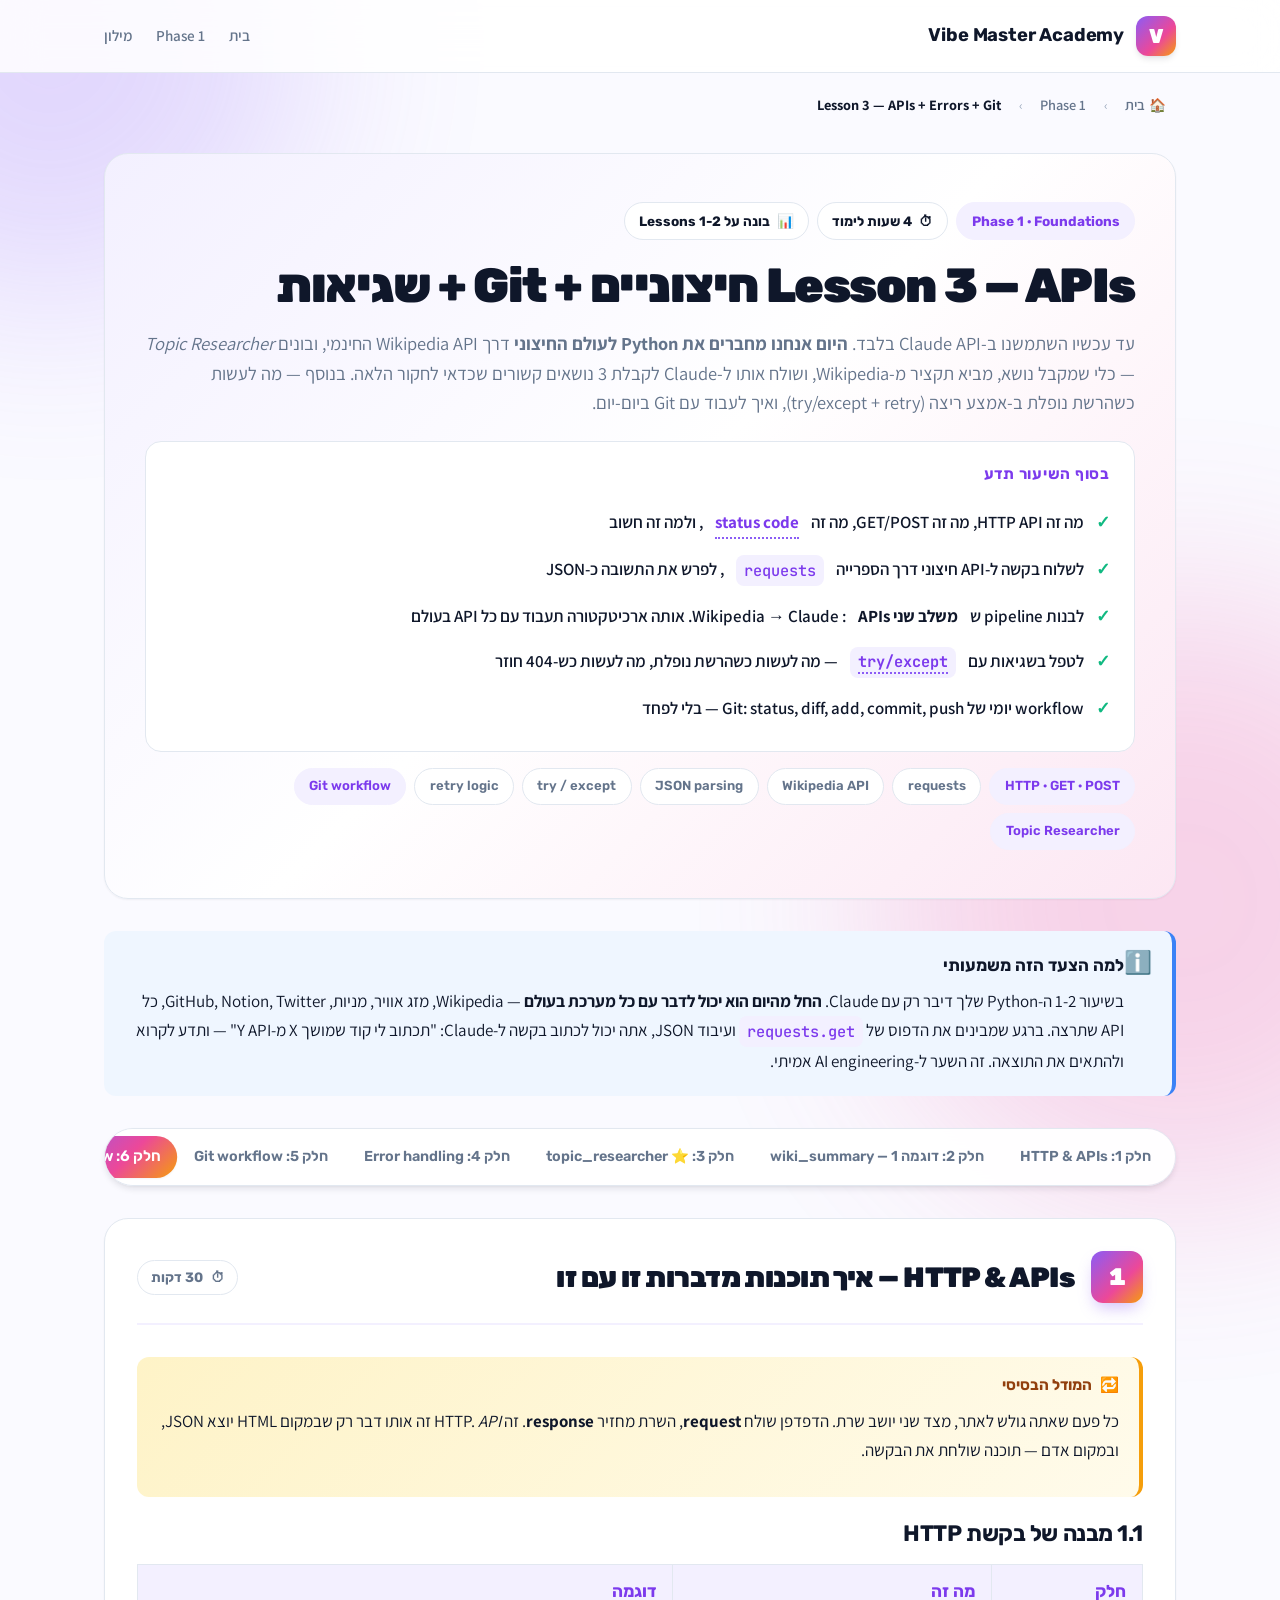
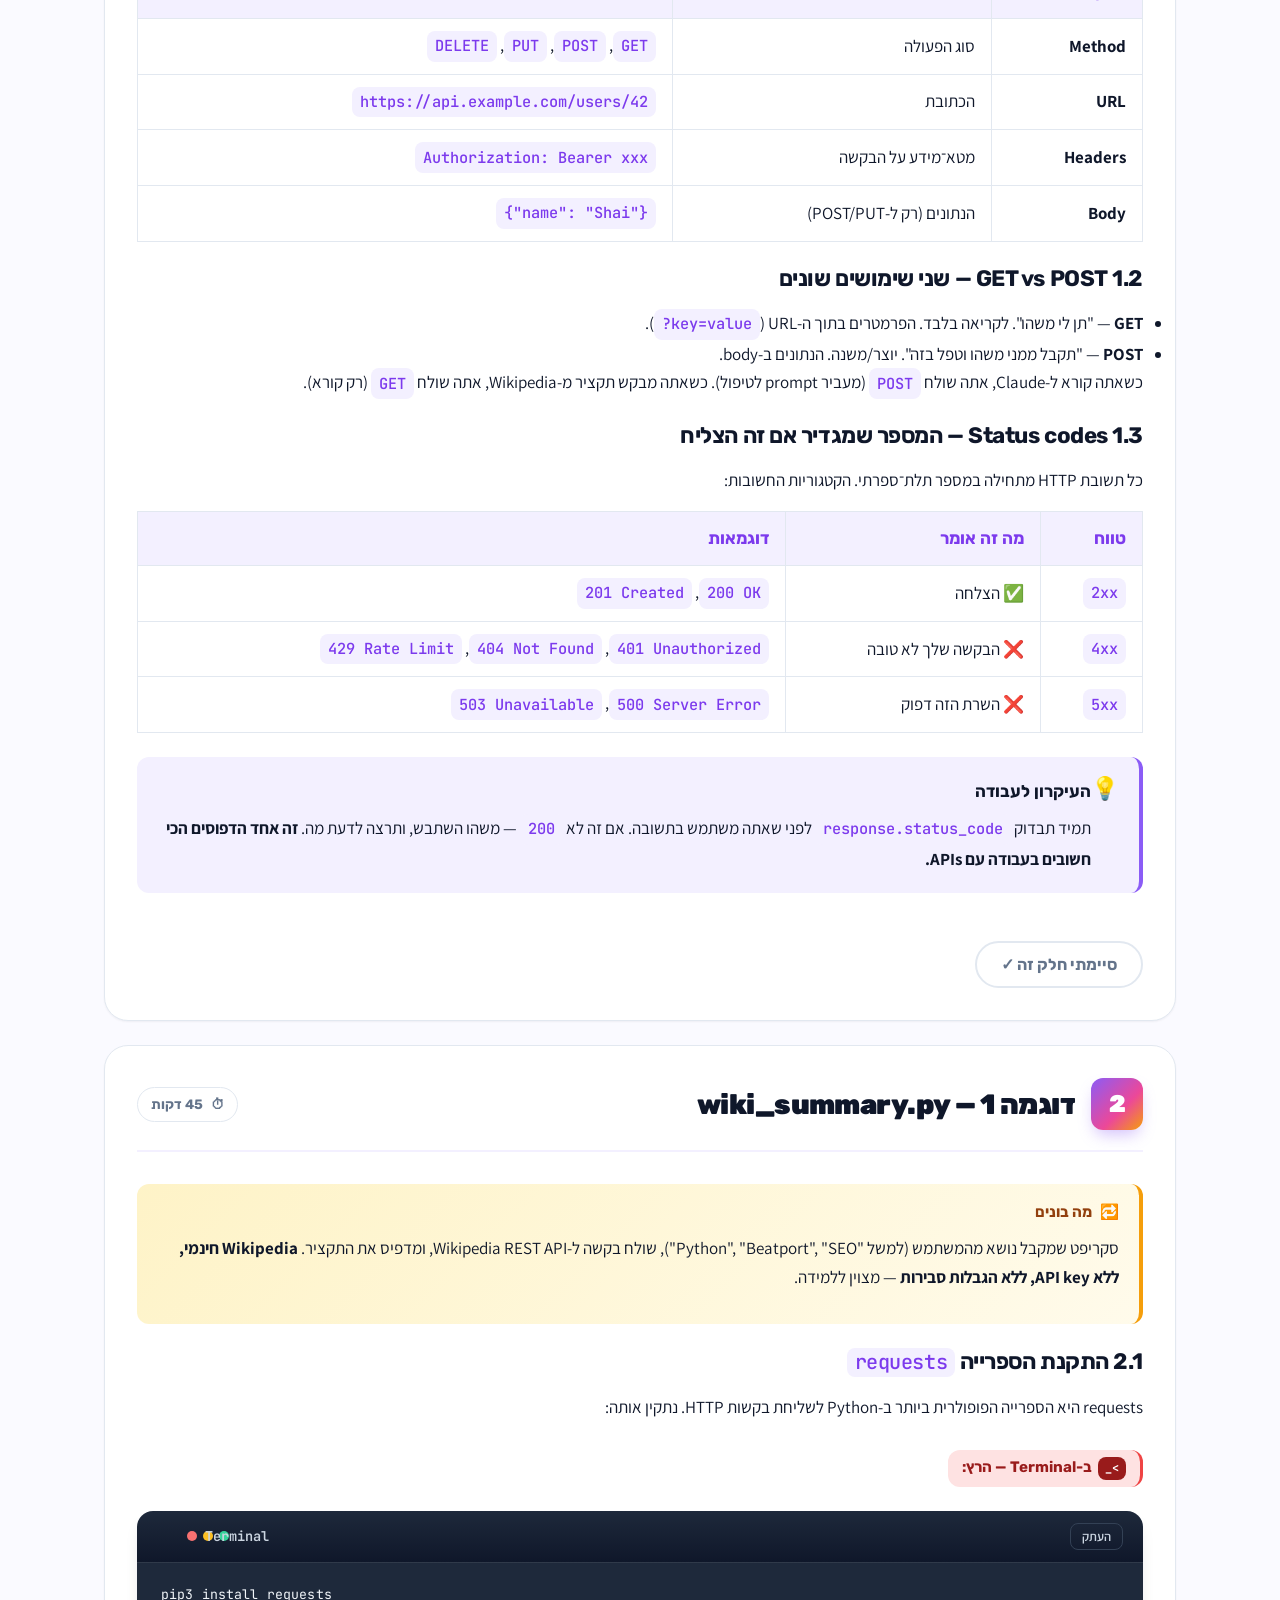
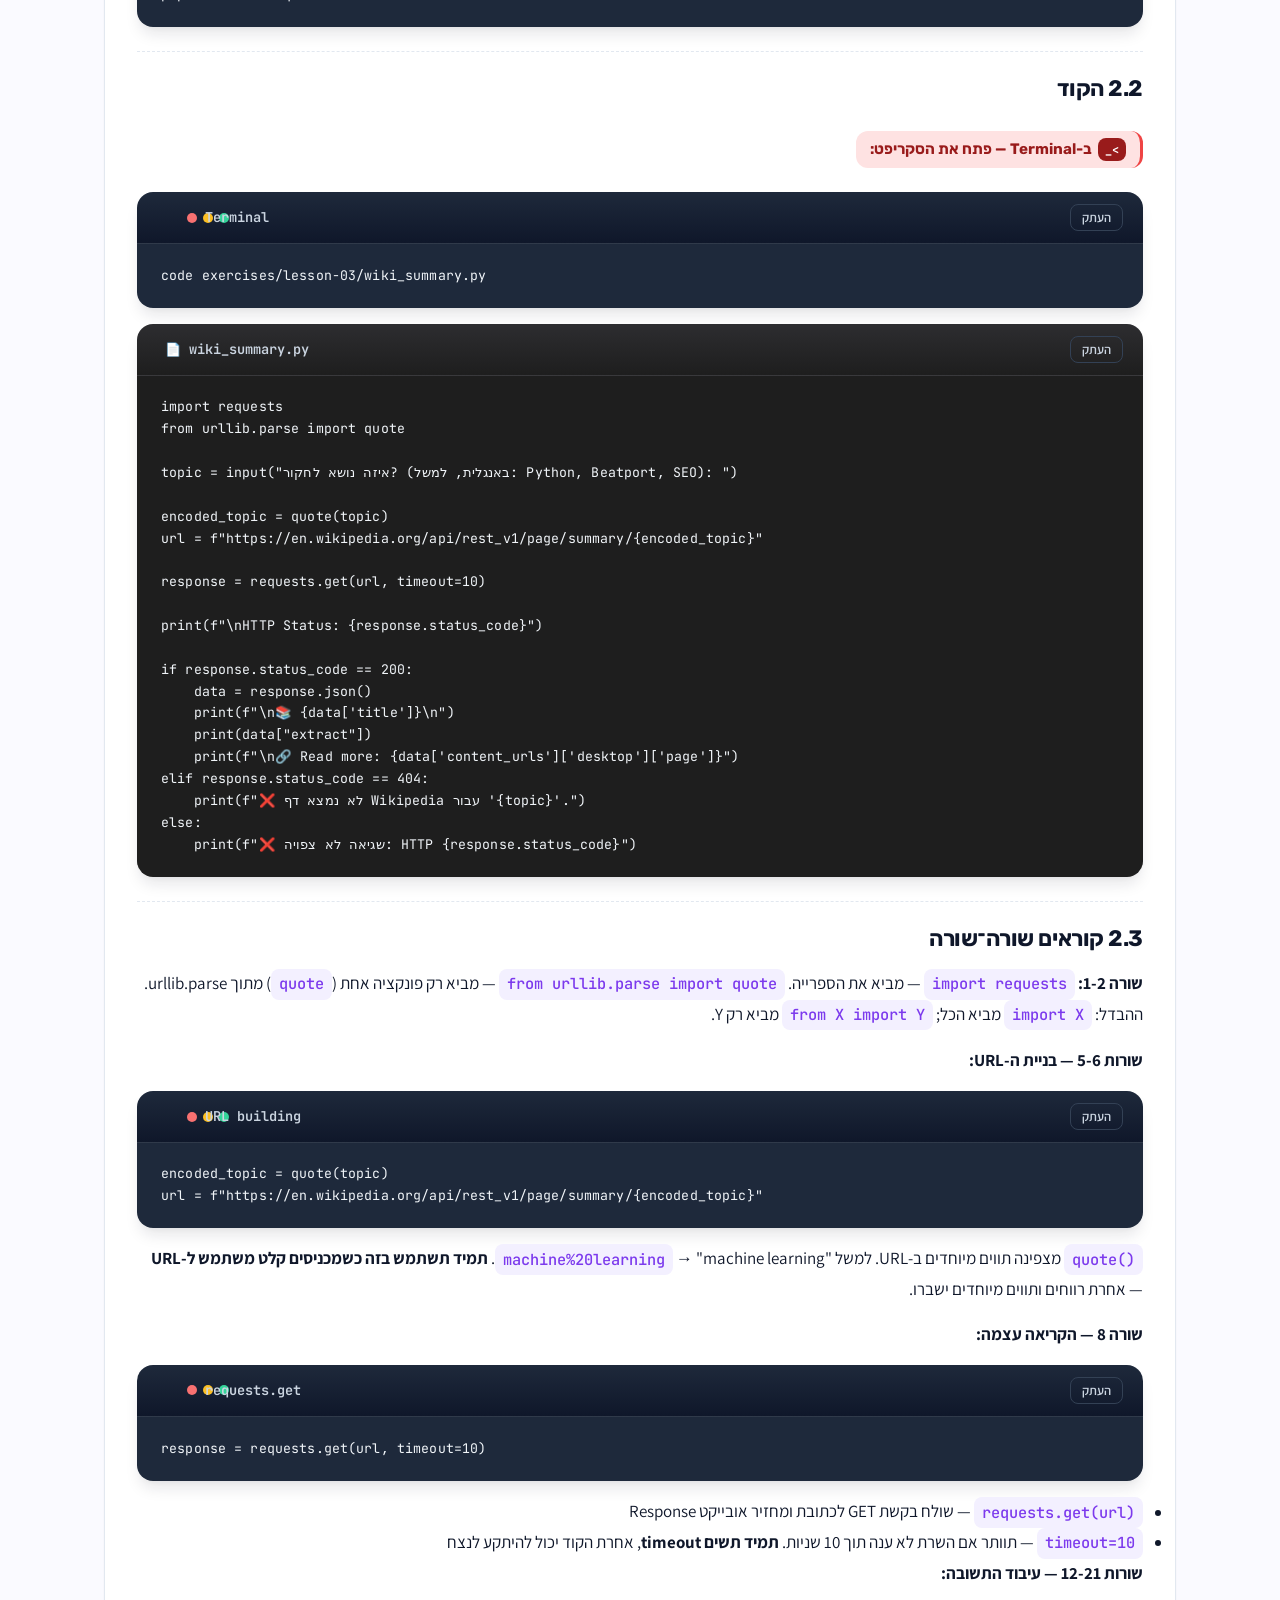
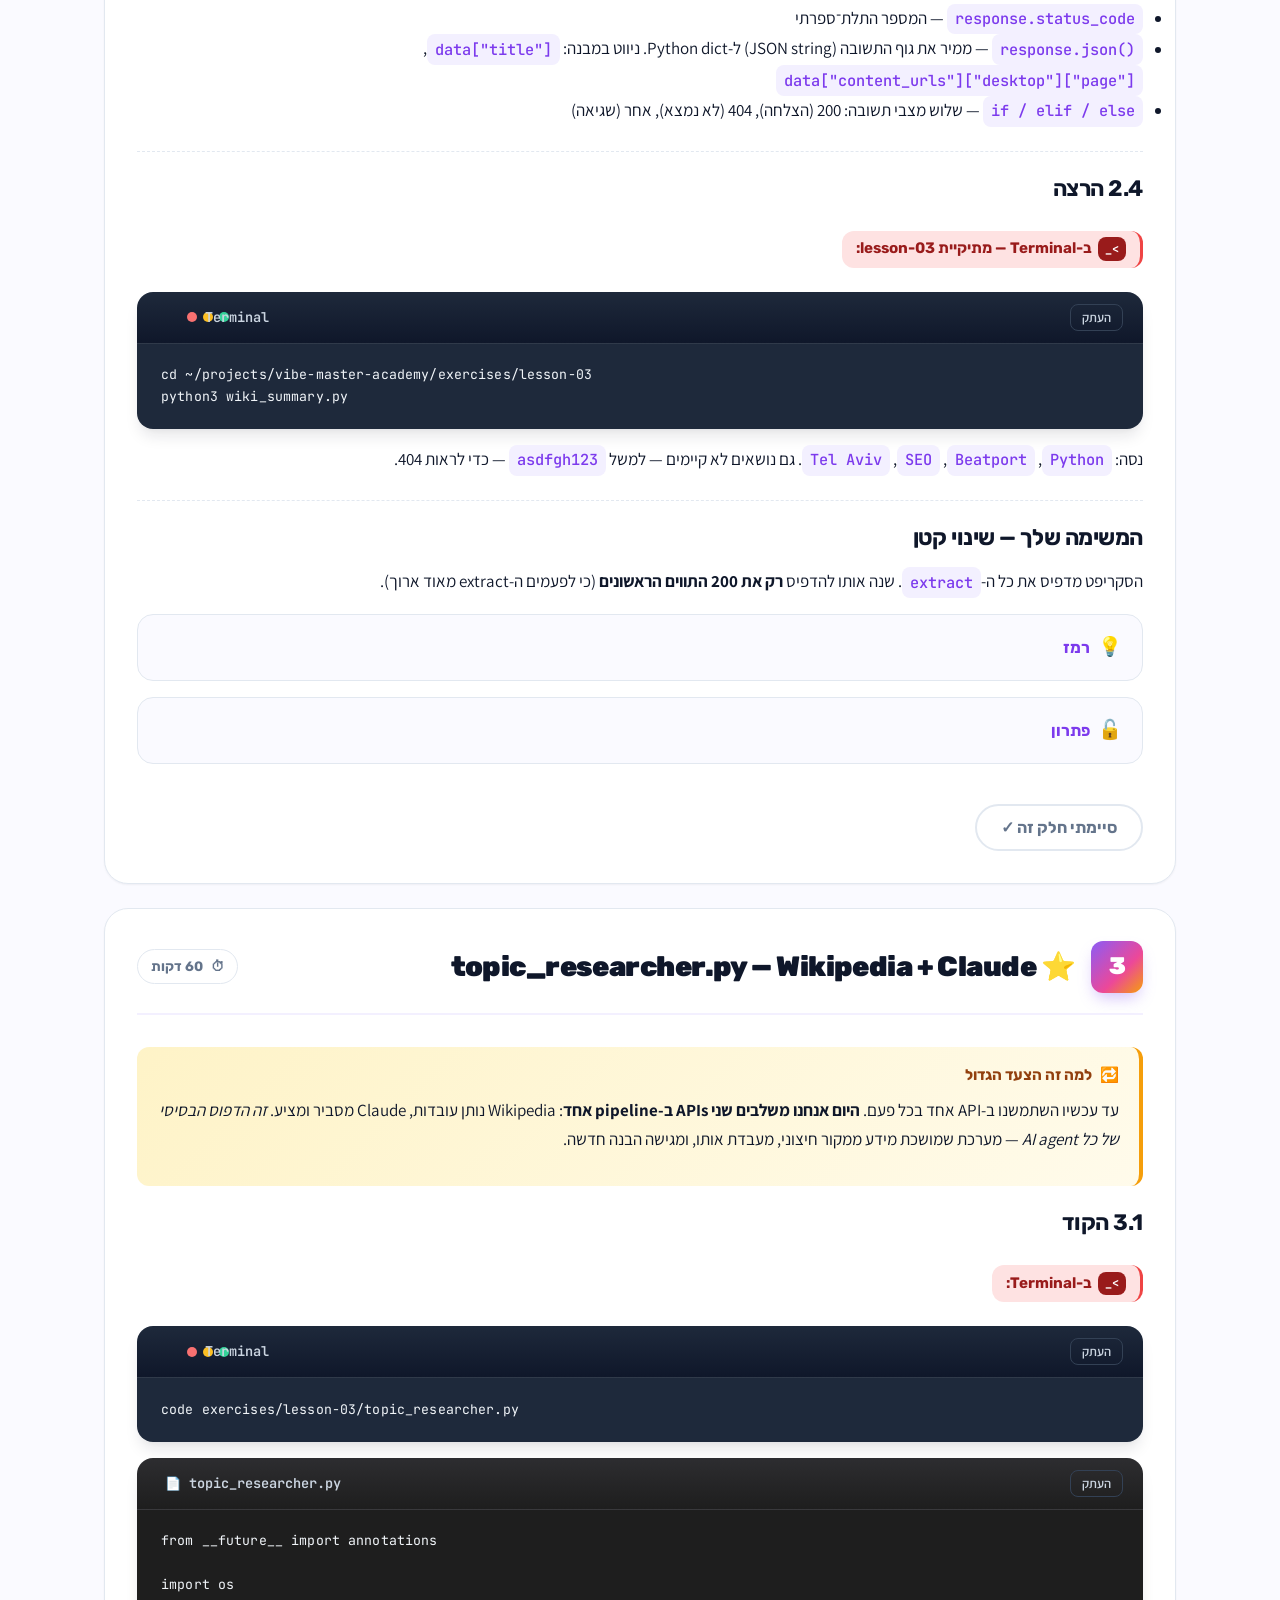
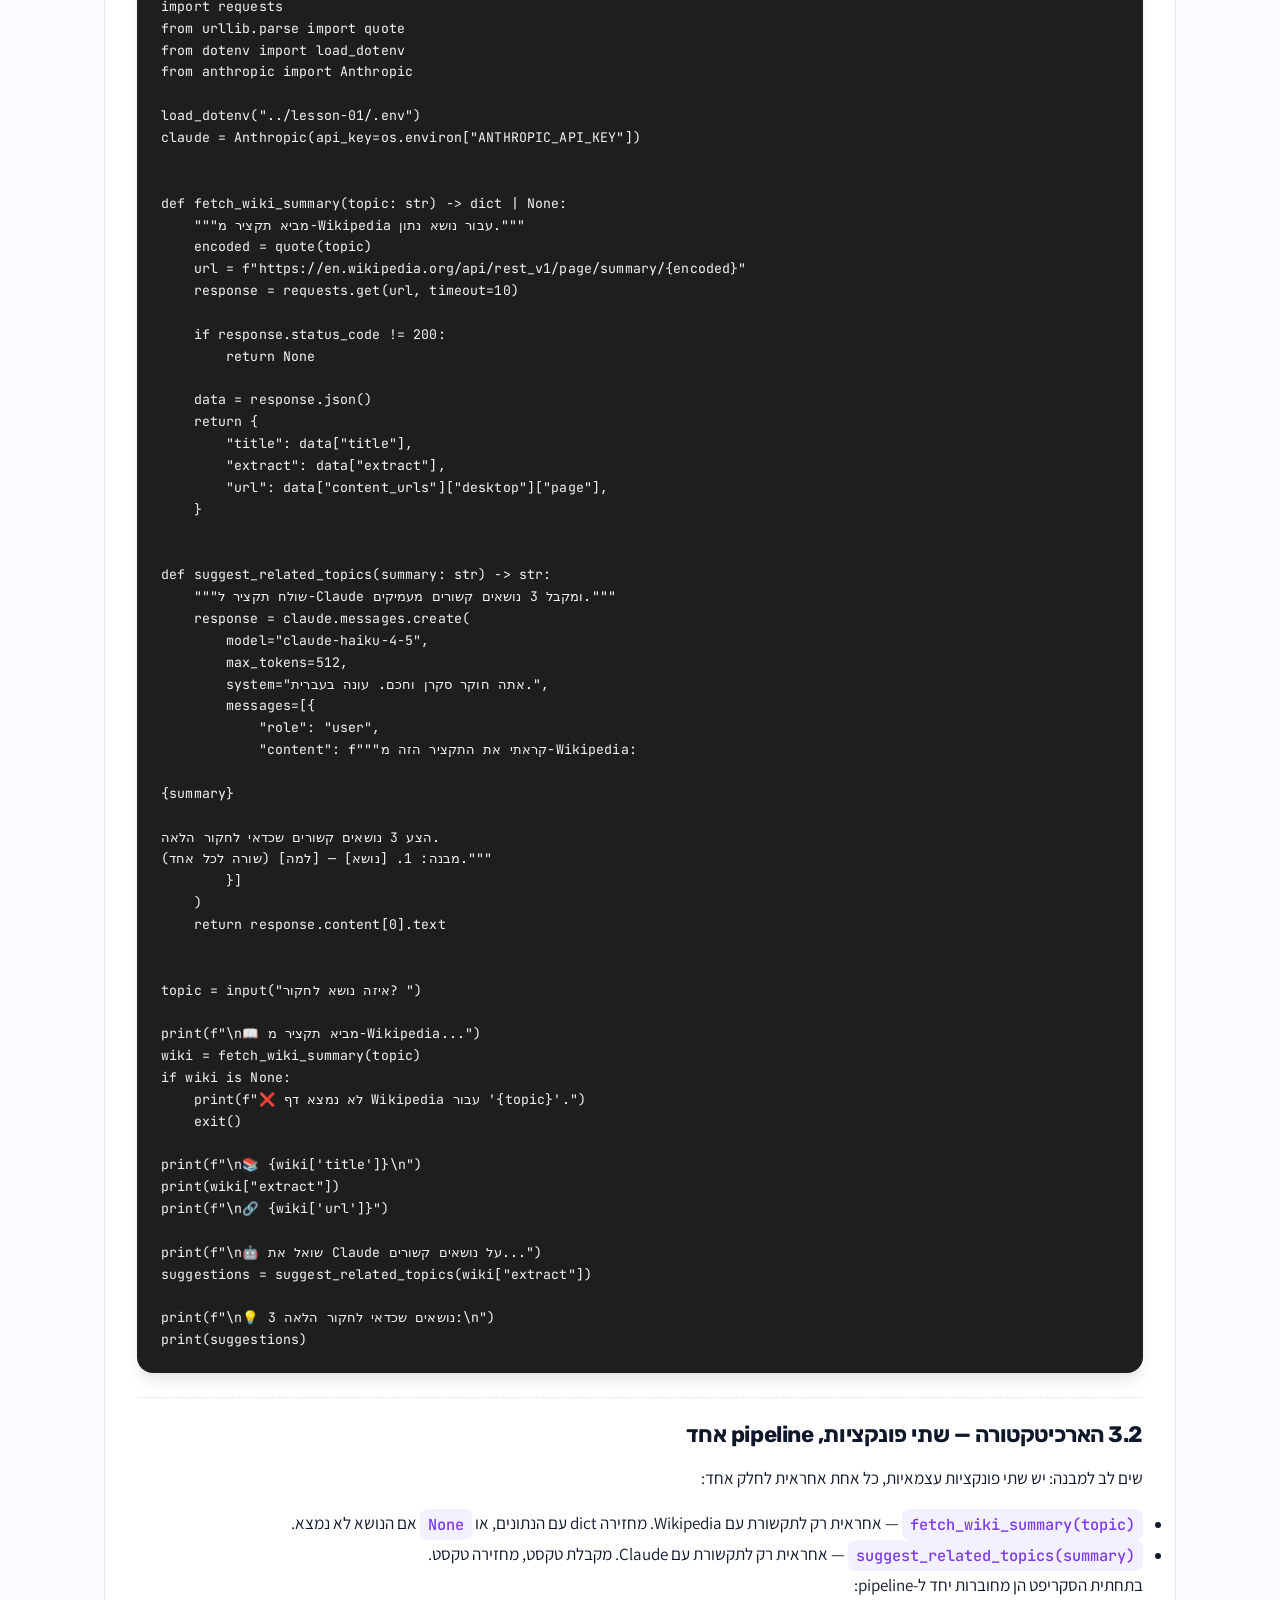
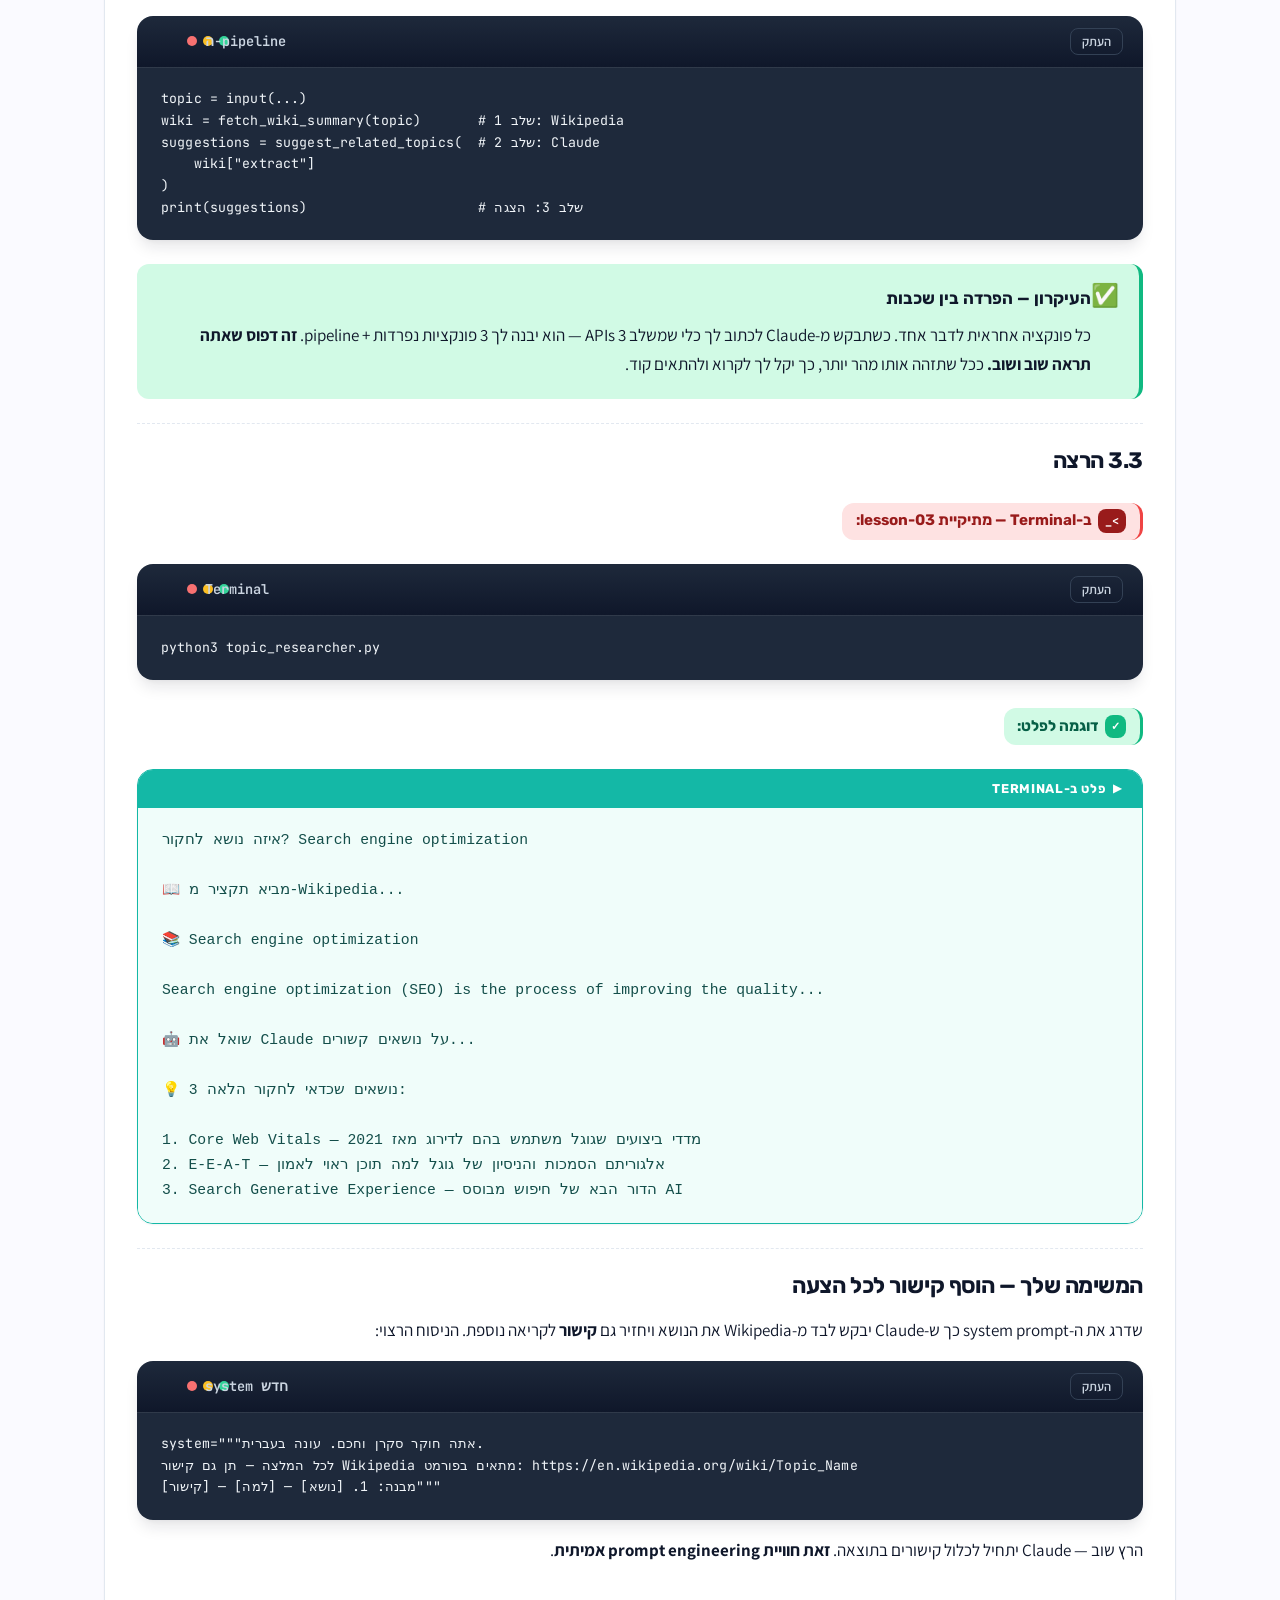
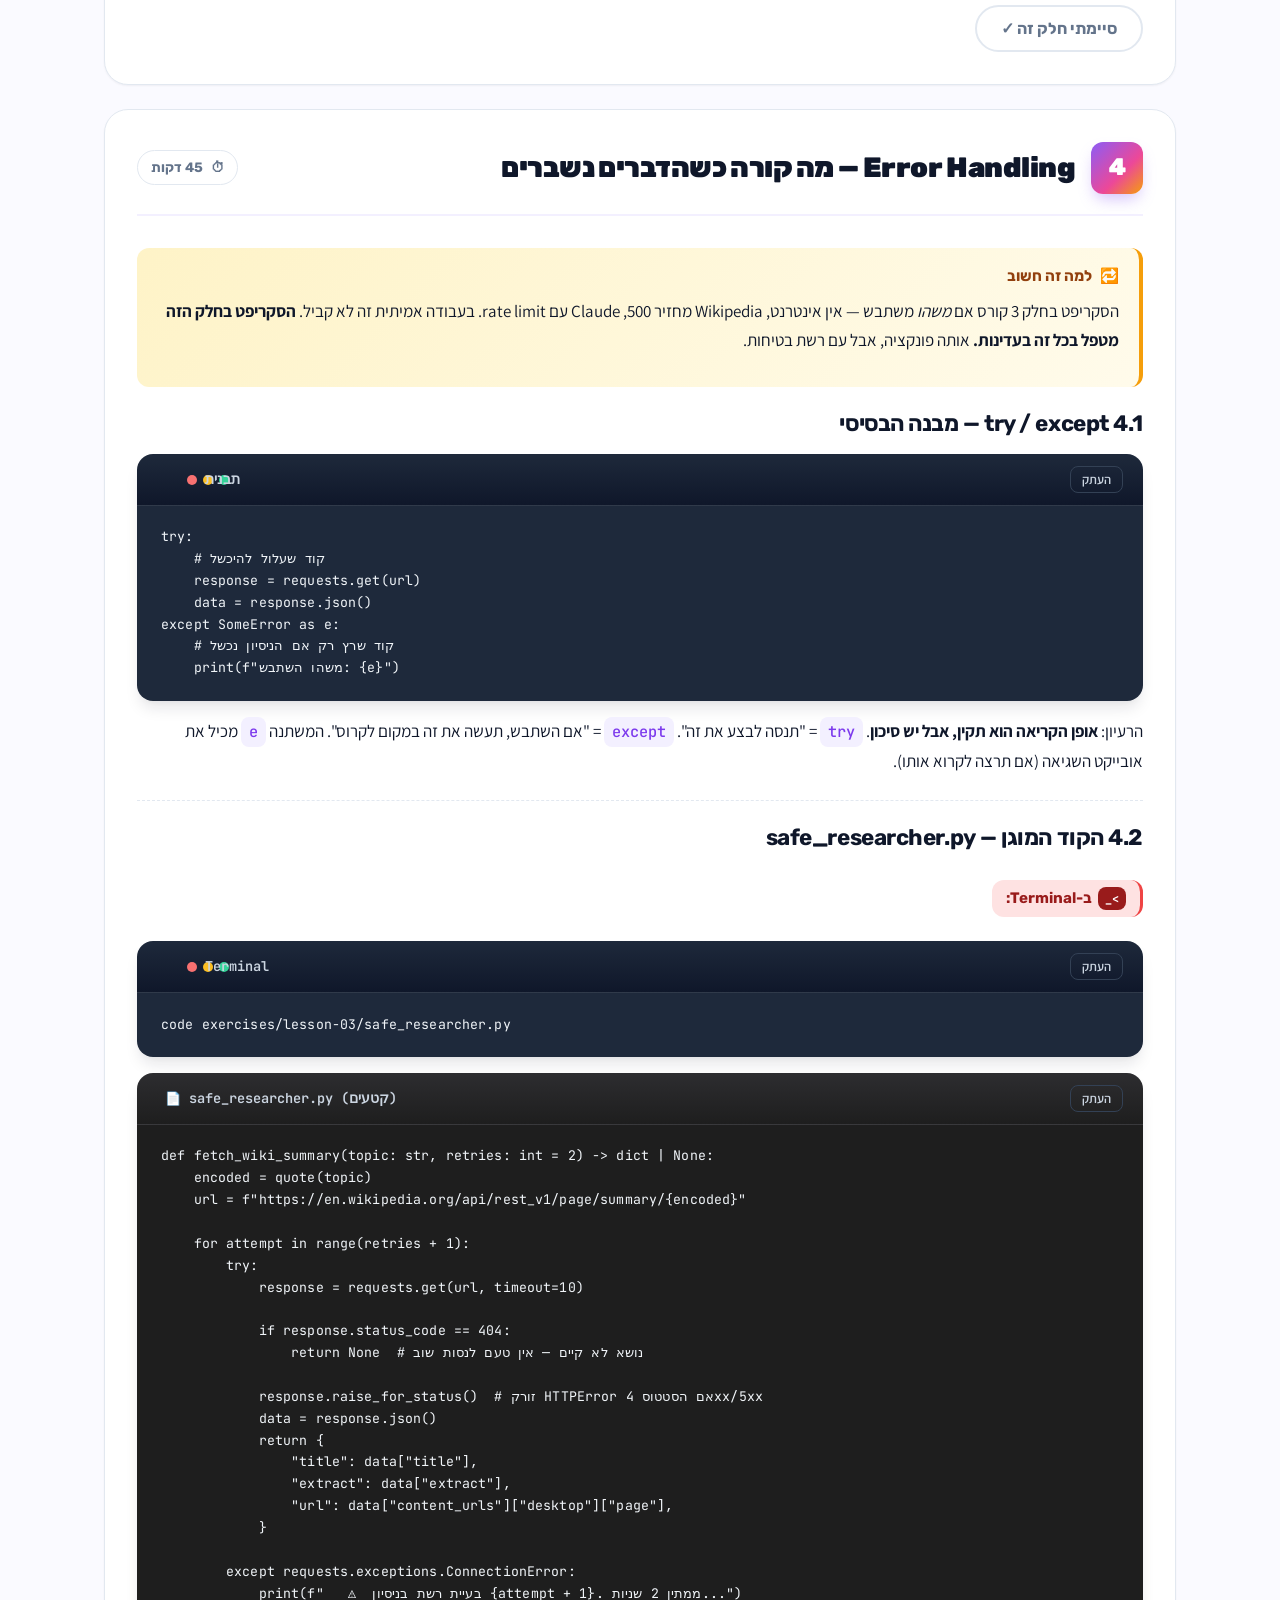
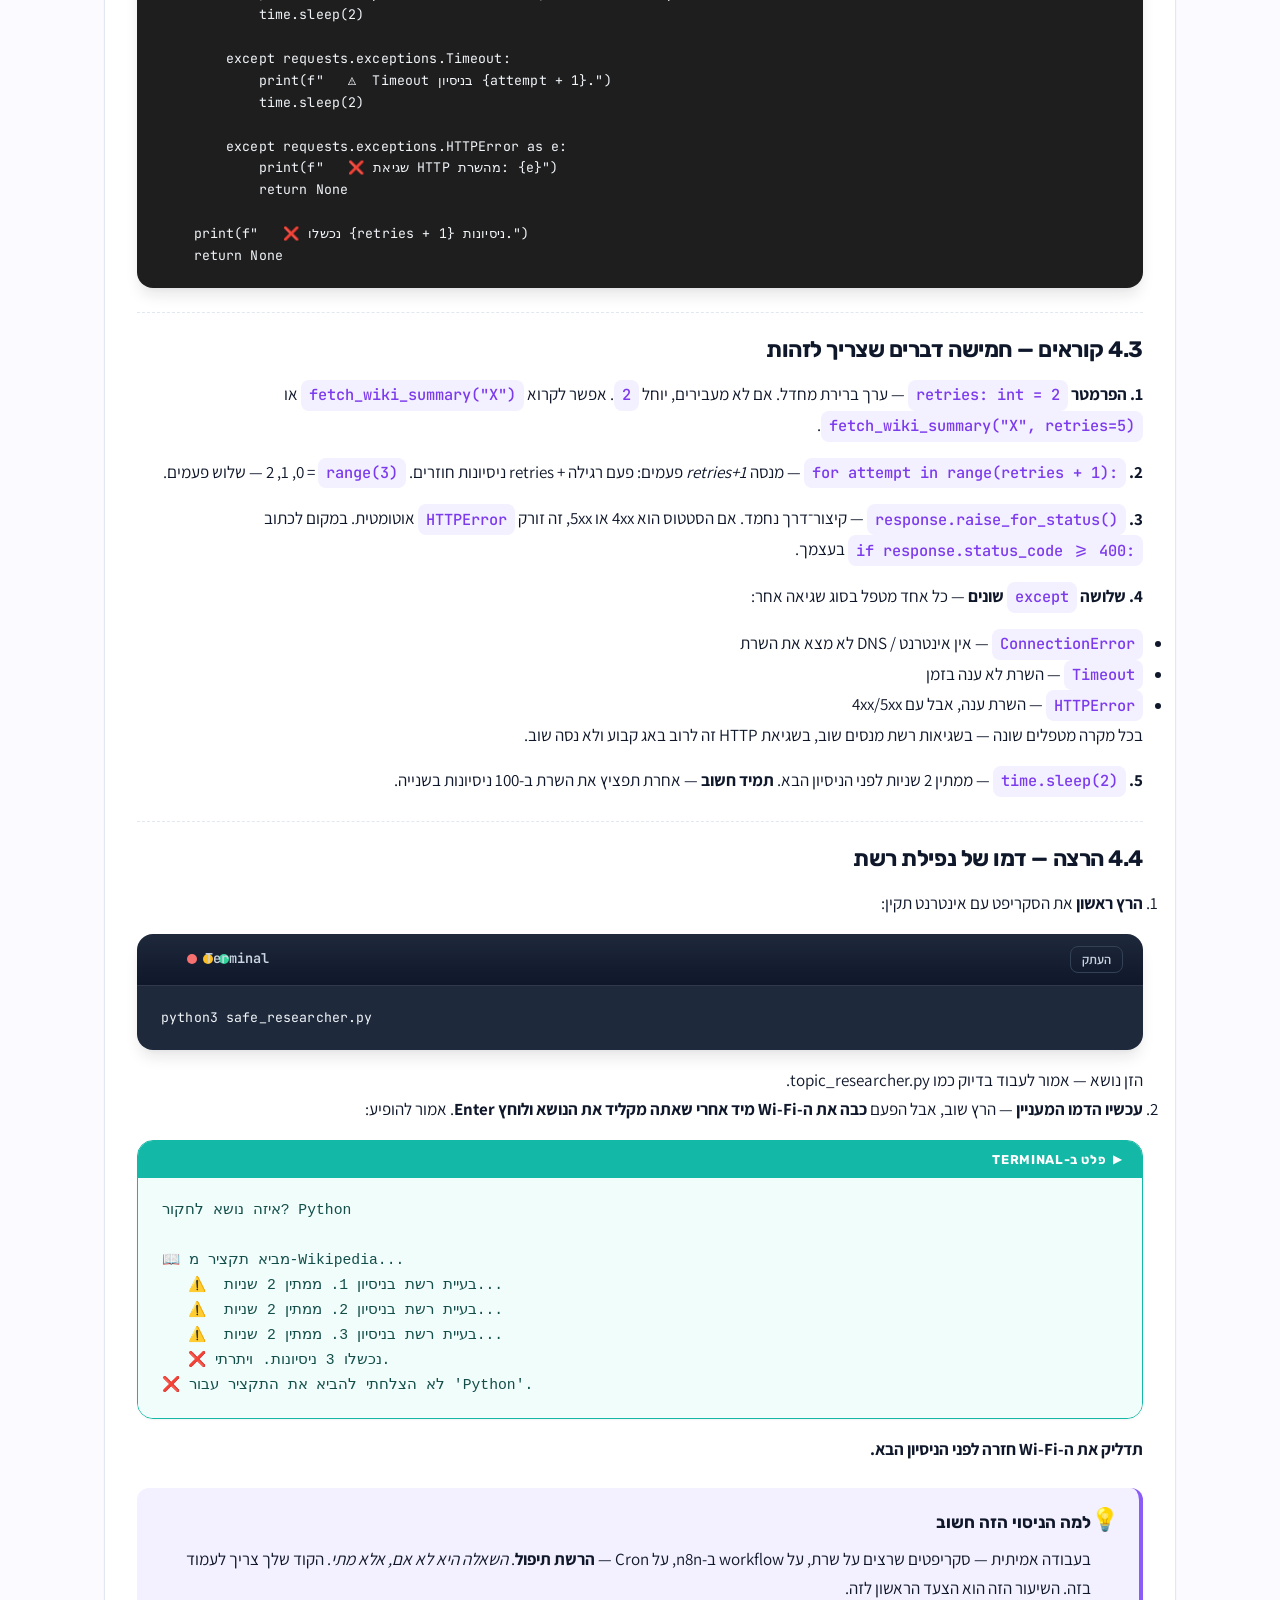
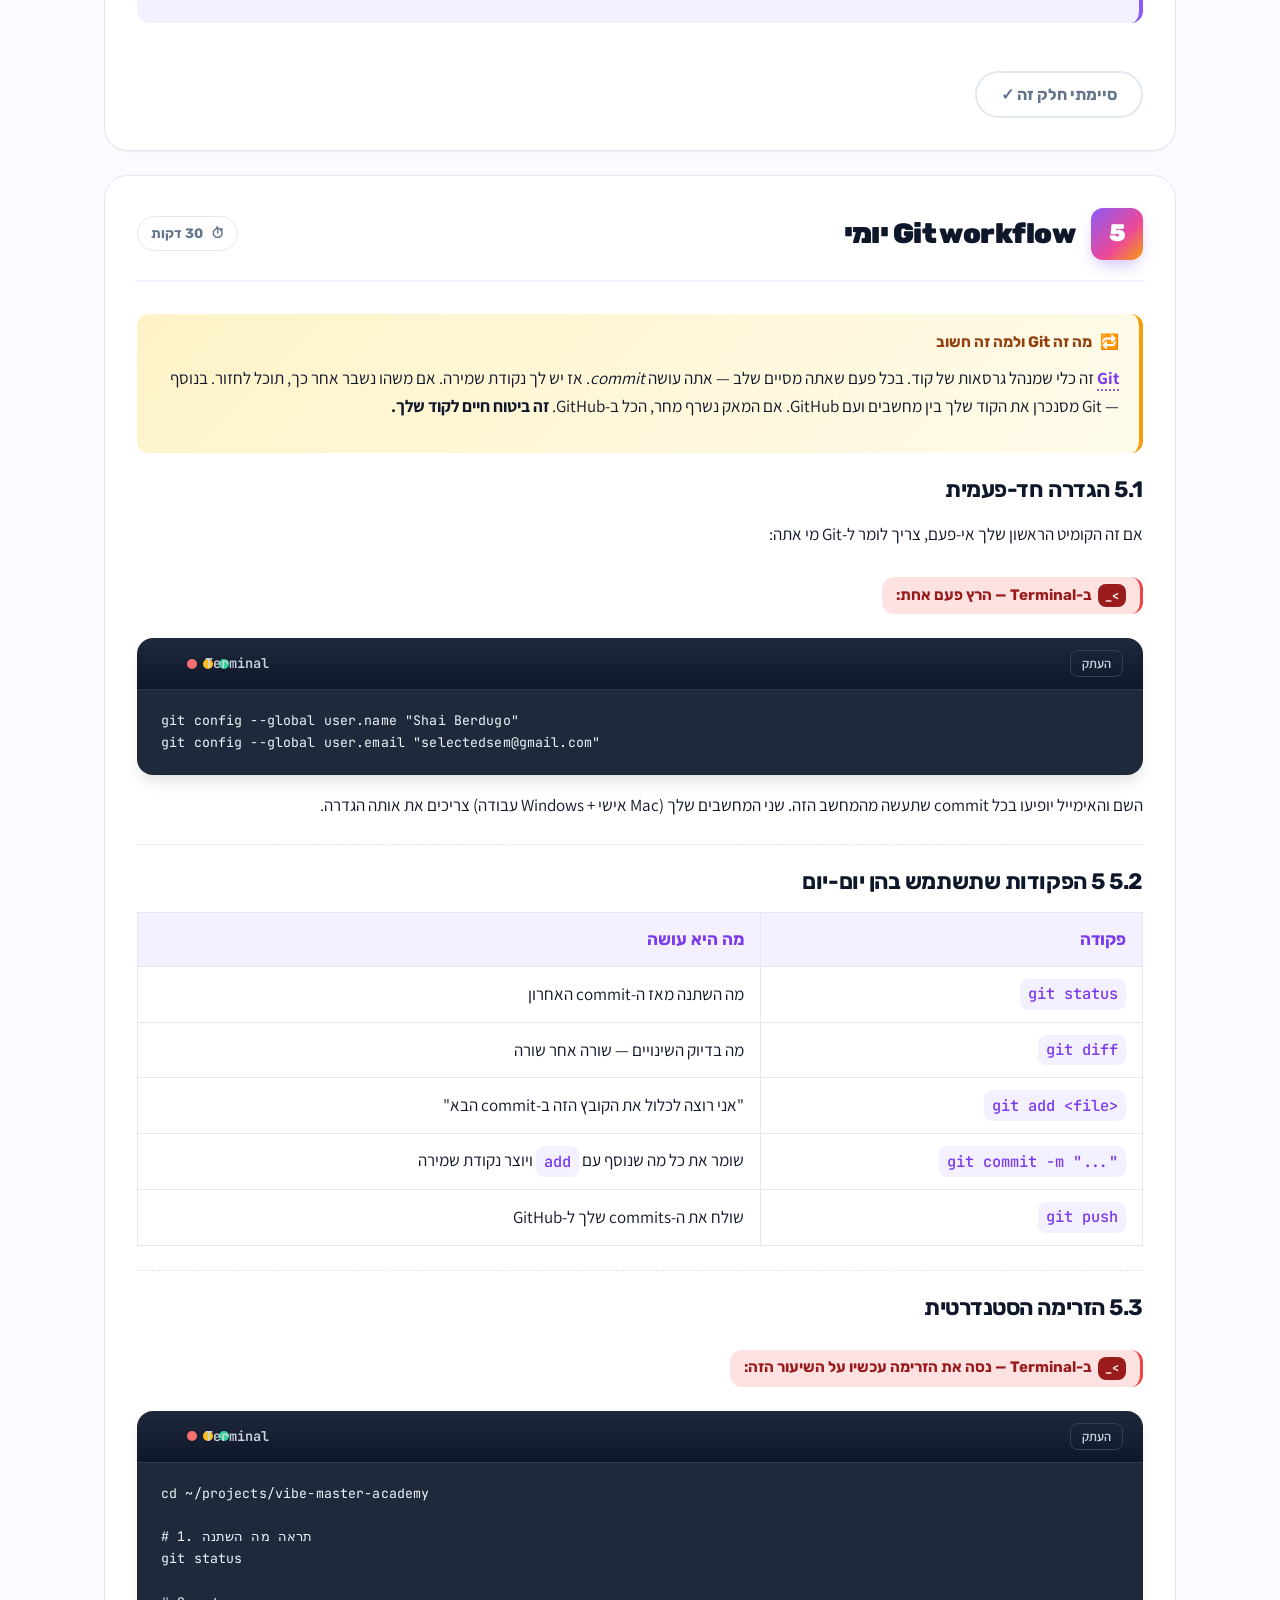
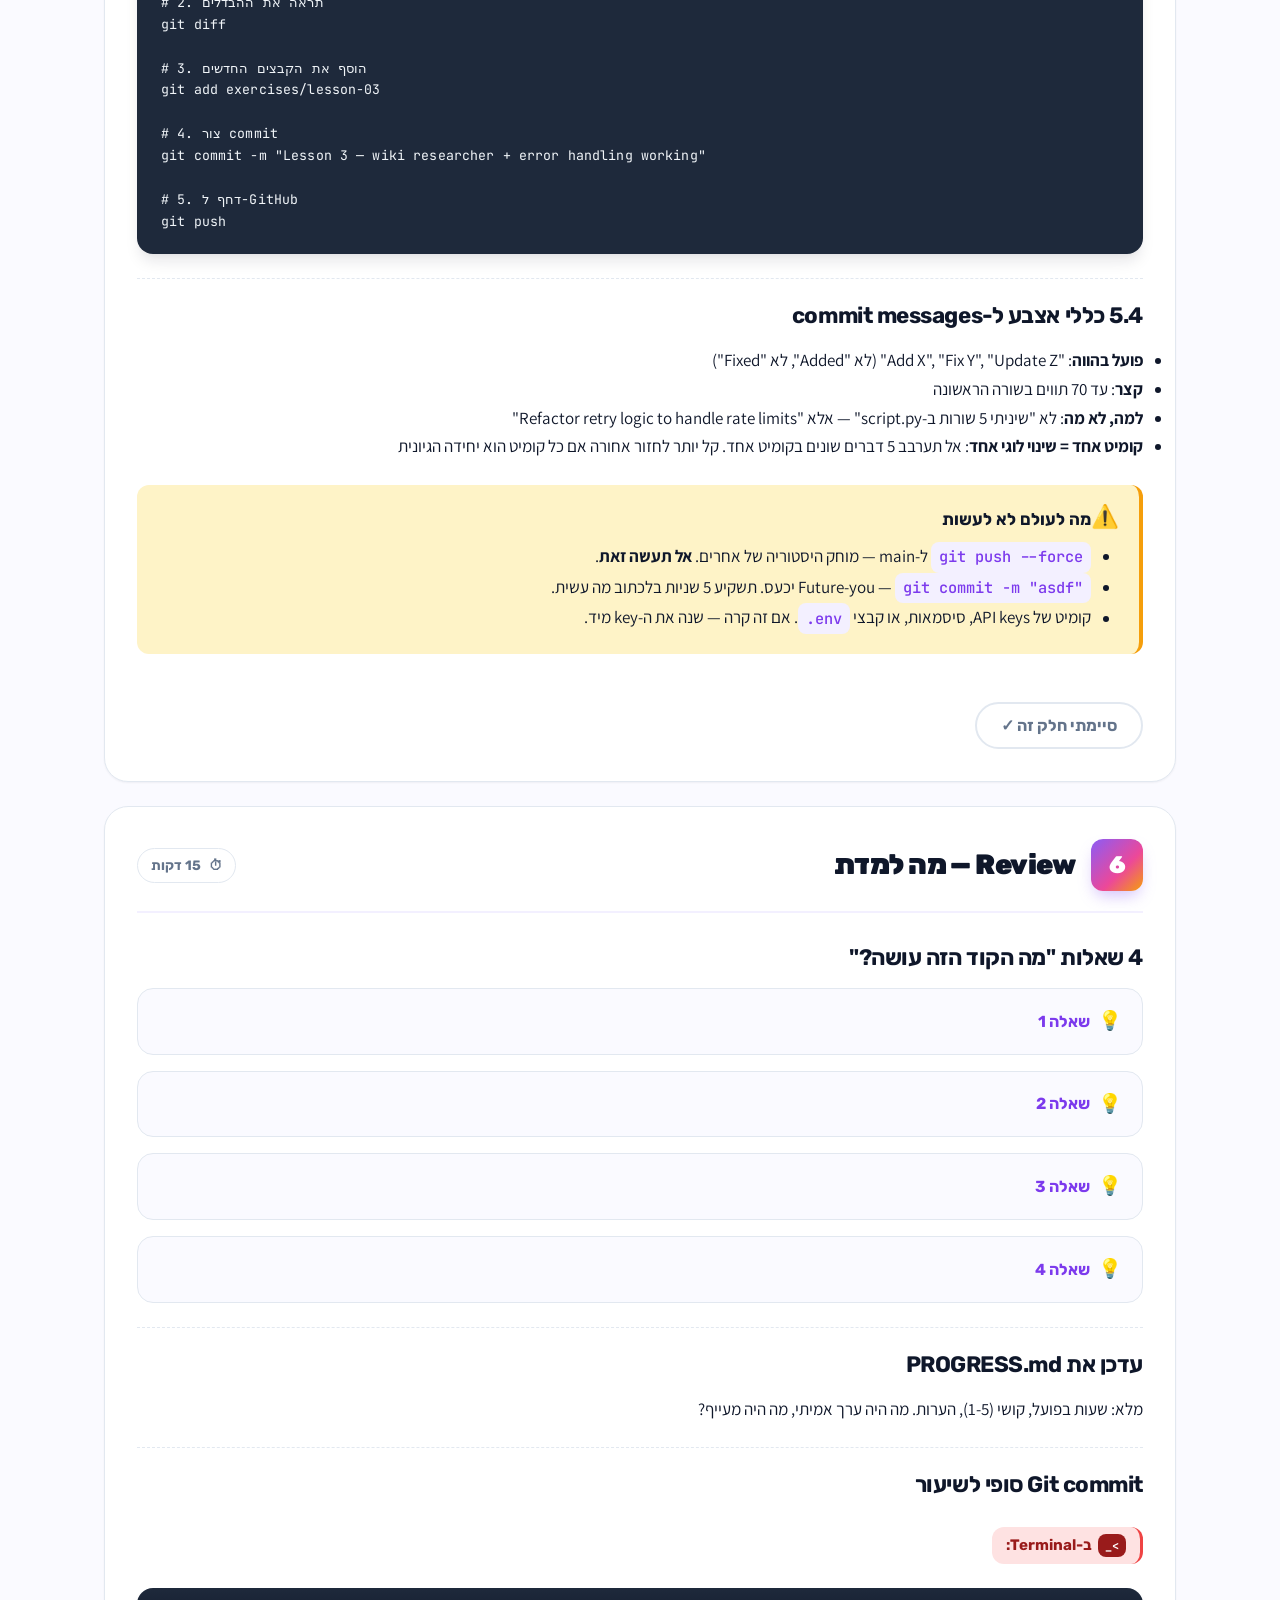
<file: phase-1/lesson-03.html>
<!DOCTYPE html>
<html lang="he" dir="rtl">
<head>
  <meta charset="UTF-8">
  <meta name="viewport" content="width=device-width, initial-scale=1.0">
  <title>Lesson 3 — APIs + Errors + Git · VMA</title>
  <link rel="stylesheet" href="../assets/css/styles.css?v=20260521-17">
</head>
<body>

  <div class="reading-progress"><div class="reading-progress__fill"></div></div>

  <header class="site-header">
    <div class="container site-header__inner">
      <a href="../index.html" class="brand">
        <div class="brand__logo">V</div>
        <div class="brand__name">Vibe Master Academy</div>
      </a>
      <nav class="site-nav">
        <a href="../index.html">בית</a>
        <a href="index.html">Phase 1</a>
        <a href="../glossary.html">מילון</a>
      </nav>
    </div>
  </header>

  <main class="container">

    <nav class="breadcrumbs" aria-label="פירורי לחם">
      <a href="../index.html" class="breadcrumbs__home">בית</a>
      <span class="breadcrumbs__separator">›</span>
      <a href="index.html">Phase 1</a>
      <span class="breadcrumbs__separator">›</span>
      <span class="breadcrumbs__current">Lesson 3 — APIs + Errors + Git</span>
    </nav>

    <section class="lesson-hero">
      <div class="lesson-hero__badges">
        <a href="index.html" class="lesson-hero__badge lesson-hero__badge--phase">Phase 1 · Foundations</a>
        <span class="lesson-hero__badge lesson-hero__badge--time">4 שעות לימוד</span>
        <span class="lesson-hero__badge lesson-hero__badge--level">בונה על Lessons 1-2</span>
      </div>
      <h1 class="lesson-hero__title">Lesson 3 — APIs חיצוניים + Git + שגיאות</h1>
      <p class="lesson-hero__intro">
        עד עכשיו השתמשנו ב-Claude API בלבד. <strong>היום אנחנו מחברים את Python לעולם החיצוני</strong> דרך Wikipedia API החינמי, ובונים <em>Topic Researcher</em> — כלי שמקבל נושא, מביא תקציר מ-Wikipedia, ושולח אותו ל-Claude לקבלת 3 נושאים קשורים שכדאי לחקור הלאה.
        בנוסף — מה לעשות כשהרשת נופלת ב-אמצע ריצה (try/except + retry), ואיך לעבוד עם Git ביום-יום.
      </p>

      <div class="objectives">
        <div class="objectives__title">בסוף השיעור תדע</div>
        <ul class="objectives__list">
          <li>מה זה HTTP API, מה זה GET/POST, מה זה <span class="term" data-term-id="status-code">status code</span>, ולמה זה חשוב</li>
          <li>לשלוח בקשה ל-API חיצוני דרך הספרייה <code>requests</code>, לפרש את התשובה כ-JSON</li>
          <li>לבנות pipeline ש<strong>משלב שני APIs</strong>: Wikipedia → Claude. אותה ארכיטקטורה תעבוד עם כל API בעולם</li>
          <li>לטפל בשגיאות עם <code><span class="term" data-term-id="try-except">try/except</span></code> — מה לעשות כשהרשת נופלת, מה לעשות כש-404 חוזר</li>
          <li>workflow יומי של Git: status, diff, add, commit, push — בלי לפחד</li>
        </ul>
      </div>

      <div class="lesson-hero__chips">
        <span class="lesson-hero__chip lesson-hero__chip--accent">HTTP · GET · POST</span>
        <span class="lesson-hero__chip">requests</span>
        <span class="lesson-hero__chip">Wikipedia API</span>
        <span class="lesson-hero__chip">JSON parsing</span>
        <span class="lesson-hero__chip">try / except</span>
        <span class="lesson-hero__chip">retry logic</span>
        <span class="lesson-hero__chip lesson-hero__chip--accent">Git workflow</span>
        <span class="lesson-hero__chip lesson-hero__chip--accent">Topic Researcher</span>
      </div>
    </section>

    <div class="callout callout--info">
      <div class="callout__title">למה הצעד הזה משמעותי</div>
      <p>בשיעור 1-2 ה-Python שלך דיבר רק עם Claude. <strong>החל מהיום הוא יכול לדבר עם כל מערכת בעולם</strong> — Wikipedia, מזג אוויר, מניות, GitHub, Notion, Twitter, כל API שתרצה. ברגע שמבינים את הדפוס של <code>requests.get</code> ועיבוד JSON, אתה יכול לכתוב בקשה ל-Claude: "תכתוב לי קוד שמושך X מ-Y API" — ותדע לקרוא ולהתאים את התוצאה. זה השער ל-AI engineering אמיתי.</p>
    </div>

    <nav class="lesson-toc">
      <a href="#part-1" class="lesson-toc__item">חלק 1: HTTP & APIs</a>
      <a href="#part-2" class="lesson-toc__item">חלק 2: דוגמה 1 — wiki_summary</a>
      <a href="#part-3" class="lesson-toc__item">חלק 3: ⭐ topic_researcher</a>
      <a href="#part-4" class="lesson-toc__item">חלק 4: Error handling</a>
      <a href="#part-5" class="lesson-toc__item">חלק 5: Git workflow</a>
      <a href="#part-6" class="lesson-toc__item">חלק 6: Review</a>
    </nav>

    <section class="lesson-section" id="part-1">
      <div class="lesson-section__header">
        <div class="lesson-section__num">1</div>
        <h2 class="lesson-section__title">HTTP & APIs — איך תוכנות מדברות זו עם זו</h2>
        <span class="lesson-section__time">30 דקות</span>
      </div>

      <div class="refresher">
        <div class="refresher__title">המודל הבסיסי</div>
        <p>כל פעם שאתה גולש לאתר, מצד שני יושב שרת. הדפדפן שולח <strong>request</strong>, השרת מחזיר <strong>response</strong>. זה HTTP. <em>API</em> זה אותו דבר רק שבמקום HTML יוצא JSON, ובמקום אדם — תוכנה שולחת את הבקשה.</p>
      </div>

      <h3>1.1 מבנה של בקשת HTTP</h3>

      <table>
        <thead>
          <tr><th>חלק</th><th>מה זה</th><th>דוגמה</th></tr>
        </thead>
        <tbody>
          <tr><td><strong>Method</strong></td><td>סוג הפעולה</td><td><code>GET</code>, <code>POST</code>, <code>PUT</code>, <code>DELETE</code></td></tr>
          <tr><td><strong>URL</strong></td><td>הכתובת</td><td><code>https://api.example.com/users/42</code></td></tr>
          <tr><td><strong>Headers</strong></td><td>מטא־מידע על הבקשה</td><td><code>Authorization: Bearer xxx</code></td></tr>
          <tr><td><strong>Body</strong></td><td>הנתונים (רק ל-POST/PUT)</td><td><code>{"name": "Shai"}</code></td></tr>
        </tbody>
      </table>

      <h3>1.2 GET vs POST — שני שימושים שונים</h3>
      <ul>
        <li><strong>GET</strong> — "תן לי משהו". לקריאה בלבד. הפרמטרים בתוך ה-URL (<code>?key=value</code>).</li>
        <li><strong>POST</strong> — "תקבל ממני משהו וטפל בזה". יוצר/משנה. הנתונים ב-body.</li>
      </ul>
      <p>כשאתה קורא ל-Claude, אתה שולח <code>POST</code> (מעביר prompt לטיפול). כשאתה מבקש תקציר מ-Wikipedia, אתה שולח <code>GET</code> (רק קורא).</p>

      <h3>1.3 Status codes — המספר שמגדיר אם זה הצליח</h3>
      <p>כל תשובת HTTP מתחילה במספר תלת־ספרתי. הקטגוריות החשובות:</p>

      <table>
        <thead>
          <tr><th>טווח</th><th>מה זה אומר</th><th>דוגמאות</th></tr>
        </thead>
        <tbody>
          <tr><td><code>2xx</code></td><td>✅ הצלחה</td><td><code>200 OK</code>, <code>201 Created</code></td></tr>
          <tr><td><code>4xx</code></td><td>❌ הבקשה שלך לא טובה</td><td><code>401 Unauthorized</code>, <code>404 Not Found</code>, <code>429 Rate Limit</code></td></tr>
          <tr><td><code>5xx</code></td><td>❌ השרת הזה דפוק</td><td><code>500 Server Error</code>, <code>503 Unavailable</code></td></tr>
        </tbody>
      </table>

      <div class="callout callout--tip">
        <div class="callout__title">העיקרון לעבודה</div>
        <p>תמיד תבדוק <code>response.status_code</code> לפני שאתה משתמש בתשובה. אם זה לא <code>200</code> — משהו השתבש, ותרצה לדעת מה. <strong>זה אחד הדפוסים הכי חשובים בעבודה עם APIs.</strong></p>
      </div>

      <button class="section-complete-btn" data-section="part-1">סיימתי חלק זה ✓</button>
    </section>

    <section class="lesson-section" id="part-2">
      <div class="lesson-section__header">
        <div class="lesson-section__num">2</div>
        <h2 class="lesson-section__title">דוגמה 1 — wiki_summary.py</h2>
        <span class="lesson-section__time">45 דקות</span>
      </div>

      <div class="refresher">
        <div class="refresher__title">מה בונים</div>
        <p>סקריפט שמקבל נושא מהמשתמש (למשל "Python", "Beatport", "SEO"), שולח בקשה ל-Wikipedia REST API, ומדפיס את התקציר. <strong>Wikipedia חינמי, ללא API key, ללא הגבלות סבירות</strong> — מצוין ללמידה.</p>
      </div>

      <h3>2.1 התקנת הספרייה <code>requests</code></h3>
      <p>requests היא הספרייה הפופולרית ביותר ב-Python לשליחת בקשות HTTP. נתקין אותה:</p>

      <p class="do-here do-here--terminal">ב-Terminal — הרץ:</p>
      <div class="code-block code-block--terminal">
        <div class="code-block__header"><span class="code-block__filename">Terminal</span><button class="code-block__copy">העתק</button></div>
<pre><code>pip3 install requests</code></pre>
      </div>

      <hr class="mini-divider">

      <h3>2.2 הקוד</h3>
      <p class="do-here do-here--terminal">ב-Terminal — פתח את הסקריפט:</p>
      <div class="code-block code-block--terminal">
        <div class="code-block__header"><span class="code-block__filename">Terminal</span><button class="code-block__copy">העתק</button></div>
<pre><code>code exercises/lesson-03/wiki_summary.py</code></pre>
      </div>

      <div class="code-block code-block--editor">
        <div class="code-block__header"><span class="code-block__filename">wiki_summary.py</span><button class="code-block__copy">העתק</button></div>
<pre><code>import requests
from urllib.parse import quote

topic = input("איזה נושא לחקור? (באנגלית, למשל: Python, Beatport, SEO): ")

encoded_topic = quote(topic)
url = f"https://en.wikipedia.org/api/rest_v1/page/summary/{encoded_topic}"

response = requests.get(url, timeout=10)

print(f"\nHTTP Status: {response.status_code}")

if response.status_code == 200:
    data = response.json()
    print(f"\n📚 {data['title']}\n")
    print(data["extract"])
    print(f"\n🔗 Read more: {data['content_urls']['desktop']['page']}")
elif response.status_code == 404:
    print(f"❌ לא נמצא דף Wikipedia עבור '{topic}'.")
else:
    print(f"❌ שגיאה לא צפויה: HTTP {response.status_code}")</code></pre>
      </div>

      <hr class="mini-divider">

      <h3>2.3 קוראים שורה־שורה</h3>

      <p><strong>שורה 1-2:</strong> <code>import requests</code> — מביא את הספרייה. <code>from urllib.parse import quote</code> — מביא רק פונקציה אחת (<code>quote</code>) מתוך urllib.parse. ההבדל: <code>import X</code> מביא הכל; <code>from X import Y</code> מביא רק Y.</p>

      <p><strong>שורות 5-6 — בניית ה-URL:</strong></p>
      <div class="code-block">
        <div class="code-block__header"><span class="code-block__filename">URL building</span><button class="code-block__copy">העתק</button></div>
<pre><code>encoded_topic = quote(topic)
url = f"https://en.wikipedia.org/api/rest_v1/page/summary/{encoded_topic}"</code></pre>
      </div>
      <p><code>quote()</code> מצפינה תווים מיוחדים ב-URL. למשל "machine learning" → <code>machine%20learning</code>. <strong>תמיד תשתמש בזה כשמכניסים קלט משתמש ל-URL</strong> — אחרת רווחים ותווים מיוחדים ישברו.</p>

      <p><strong>שורה 8 — הקריאה עצמה:</strong></p>
      <div class="code-block">
        <div class="code-block__header"><span class="code-block__filename">requests.get</span><button class="code-block__copy">העתק</button></div>
<pre><code>response = requests.get(url, timeout=10)</code></pre>
      </div>
      <ul>
        <li><code>requests.get(url)</code> — שולח בקשת GET לכתובת ומחזיר אובייקט Response</li>
        <li><code>timeout=10</code> — תוותר אם השרת לא ענה תוך 10 שניות. <strong>תמיד תשים timeout</strong>, אחרת הקוד יכול להיתקע לנצח</li>
      </ul>

      <p><strong>שורות 12-21 — עיבוד התשובה:</strong></p>
      <ul>
        <li><code>response.status_code</code> — המספר התלת־ספרתי</li>
        <li><code>response.json()</code> — ממיר את גוף התשובה (JSON string) ל-Python dict. ניווט במבנה: <code>data["title"]</code>, <code>data["content_urls"]["desktop"]["page"]</code></li>
        <li><code>if / elif / else</code> — שלוש מצבי תשובה: 200 (הצלחה), 404 (לא נמצא), אחר (שגיאה)</li>
      </ul>

      <hr class="mini-divider">

      <h3>2.4 הרצה</h3>
      <p class="do-here do-here--terminal">ב-Terminal — מתיקיית lesson-03:</p>
      <div class="code-block code-block--terminal">
        <div class="code-block__header"><span class="code-block__filename">Terminal</span><button class="code-block__copy">העתק</button></div>
<pre><code>cd ~/projects/vibe-master-academy/exercises/lesson-03
python3 wiki_summary.py</code></pre>
      </div>

      <p>נסה: <code>Python</code>, <code>Beatport</code>, <code>SEO</code>, <code>Tel Aviv</code>. גם נושאים לא קיימים — למשל <code>asdfgh123</code> — כדי לראות 404.</p>

      <hr class="mini-divider">

      <h3>המשימה שלך — שינוי קטן</h3>
      <p>הסקריפט מדפיס את כל ה-<code>extract</code>. שנה אותו להדפיס <strong>רק את 200 התווים הראשונים</strong> (כי לפעמים ה-extract מאוד ארוך).</p>

      <details class="hint">
        <summary>רמז</summary>
        <p>slicing מהשיעור הראשון — <code>data["extract"][:200]</code> לוקח את 200 התווים הראשונים. הוסף גם <code>"..."</code> בסוף כדי לסמן שזה חתוך.</p>
      </details>

      <details class="solution">
        <summary>פתרון</summary>
        <div class="code-block">
          <div class="code-block__header"><span class="code-block__filename">שינוי</span><button class="code-block__copy">העתק</button></div>
<pre><code>print(data["extract"][:200] + "...")</code></pre>
        </div>
      </details>

      <button class="section-complete-btn" data-section="part-2">סיימתי חלק זה ✓</button>
    </section>

    <section class="lesson-section" id="part-3">
      <div class="lesson-section__header">
        <div class="lesson-section__num">3</div>
        <h2 class="lesson-section__title">⭐ topic_researcher.py — Wikipedia + Claude</h2>
        <span class="lesson-section__time">60 דקות</span>
      </div>

      <div class="refresher">
        <div class="refresher__title">למה זה הצעד הגדול</div>
        <p>עד עכשיו השתמשנו ב-API אחד בכל פעם. <strong>היום אנחנו משלבים שני APIs ב-pipeline אחד</strong>: Wikipedia נותן עובדות, Claude מסביר ומציע. <em>זה הדפוס הבסיסי של כל AI agent</em> — מערכת שמושכת מידע ממקור חיצוני, מעבדת אותו, ומגישה הבנה חדשה.</p>
      </div>

      <h3>3.1 הקוד</h3>
      <p class="do-here do-here--terminal">ב-Terminal:</p>
      <div class="code-block code-block--terminal">
        <div class="code-block__header"><span class="code-block__filename">Terminal</span><button class="code-block__copy">העתק</button></div>
<pre><code>code exercises/lesson-03/topic_researcher.py</code></pre>
      </div>

      <div class="code-block code-block--editor">
        <div class="code-block__header"><span class="code-block__filename">topic_researcher.py</span><button class="code-block__copy">העתק</button></div>
<pre><code>from __future__ import annotations

import os
import requests
from urllib.parse import quote
from dotenv import load_dotenv
from anthropic import Anthropic

load_dotenv("../lesson-01/.env")
claude = Anthropic(api_key=os.environ["ANTHROPIC_API_KEY"])


def fetch_wiki_summary(topic: str) -&gt; dict | None:
    """מביא תקציר מ-Wikipedia עבור נושא נתון."""
    encoded = quote(topic)
    url = f"https://en.wikipedia.org/api/rest_v1/page/summary/{encoded}"
    response = requests.get(url, timeout=10)

    if response.status_code != 200:
        return None

    data = response.json()
    return {
        "title": data["title"],
        "extract": data["extract"],
        "url": data["content_urls"]["desktop"]["page"],
    }


def suggest_related_topics(summary: str) -&gt; str:
    """שולח תקציר ל-Claude ומקבל 3 נושאים קשורים מעמיקים."""
    response = claude.messages.create(
        model="claude-haiku-4-5",
        max_tokens=512,
        system="אתה חוקר סקרן וחכם. עונה בעברית.",
        messages=[{
            "role": "user",
            "content": f"""קראתי את התקציר הזה מ-Wikipedia:

{summary}

הצע 3 נושאים קשורים שכדאי לחקור הלאה.
מבנה: 1. [נושא] — [למה] (שורה לכל אחד)."""
        }]
    )
    return response.content[0].text


topic = input("איזה נושא לחקור? ")

print(f"\n📖 מביא תקציר מ-Wikipedia...")
wiki = fetch_wiki_summary(topic)
if wiki is None:
    print(f"❌ לא נמצא דף Wikipedia עבור '{topic}'.")
    exit()

print(f"\n📚 {wiki['title']}\n")
print(wiki["extract"])
print(f"\n🔗 {wiki['url']}")

print(f"\n🤖 שואל את Claude על נושאים קשורים...")
suggestions = suggest_related_topics(wiki["extract"])

print(f"\n💡 3 נושאים שכדאי לחקור הלאה:\n")
print(suggestions)</code></pre>
      </div>

      <hr class="mini-divider">

      <h3>3.2 הארכיטקטורה — שתי פונקציות, pipeline אחד</h3>

      <p>שים לב למבנה: יש שתי פונקציות עצמאיות, כל אחת אחראית לחלק אחד:</p>
      <ul>
        <li><strong><code>fetch_wiki_summary(topic)</code></strong> — אחראית רק לתקשורת עם Wikipedia. מחזירה dict עם הנתונים, או <code>None</code> אם הנושא לא נמצא.</li>
        <li><strong><code>suggest_related_topics(summary)</code></strong> — אחראית רק לתקשורת עם Claude. מקבלת טקסט, מחזירה טקסט.</li>
      </ul>

      <p>בתחתית הסקריפט הן מחוברות יחד ל-pipeline:</p>
      <div class="code-block">
        <div class="code-block__header"><span class="code-block__filename">ה-pipeline</span><button class="code-block__copy">העתק</button></div>
<pre><code>topic = input(...)
wiki = fetch_wiki_summary(topic)       # שלב 1: Wikipedia
suggestions = suggest_related_topics(  # שלב 2: Claude
    wiki["extract"]
)
print(suggestions)                     # שלב 3: הצגה</code></pre>
      </div>

      <div class="callout callout--success">
        <div class="callout__title">העיקרון — הפרדה בין שכבות</div>
        <p>כל פונקציה אחראית לדבר אחד. כשתבקש מ-Claude לכתוב לך כלי שמשלב 3 APIs — הוא יבנה לך 3 פונקציות נפרדות + pipeline. <strong>זה דפוס שאתה תראה שוב ושוב.</strong> ככל שתזהה אותו מהר יותר, כך יקל לך לקרוא ולהתאים קוד.</p>
      </div>

      <hr class="mini-divider">

      <h3>3.3 הרצה</h3>
      <p class="do-here do-here--terminal">ב-Terminal — מתיקיית lesson-03:</p>
      <div class="code-block code-block--terminal">
        <div class="code-block__header"><span class="code-block__filename">Terminal</span><button class="code-block__copy">העתק</button></div>
<pre><code>python3 topic_researcher.py</code></pre>
      </div>

      <p class="do-here do-here--output">דוגמה לפלט:</p>
      <div class="output">
        <div class="output__label">פלט ב-Terminal</div>
<pre>איזה נושא לחקור? Search engine optimization

📖 מביא תקציר מ-Wikipedia...

📚 Search engine optimization

Search engine optimization (SEO) is the process of improving the quality...

🤖 שואל את Claude על נושאים קשורים...

💡 3 נושאים שכדאי לחקור הלאה:

1. Core Web Vitals — מדדי ביצועים שגוגל משתמש בהם לדירוג מאז 2021
2. E-E-A-T — אלגוריתם הסמכות והניסיון של גוגל למה תוכן ראוי לאמון
3. Search Generative Experience — הדור הבא של חיפוש מבוסס AI</pre>
      </div>

      <hr class="mini-divider">

      <h3>המשימה שלך — הוסף קישור לכל הצעה</h3>
      <p>שדרג את ה-system prompt כך ש-Claude יבקש לבד מ-Wikipedia את הנושא ויחזיר גם <strong>קישור</strong> לקריאה נוספת. הניסוח הרצוי:</p>

      <div class="code-block">
        <div class="code-block__header"><span class="code-block__filename">system חדש</span><button class="code-block__copy">העתק</button></div>
<pre><code>system="""אתה חוקר סקרן וחכם. עונה בעברית.
לכל המלצה — תן גם קישור Wikipedia מתאים בפורמט: https://en.wikipedia.org/wiki/Topic_Name
מבנה: 1. [נושא] — [למה] — [קישור]"""</code></pre>
      </div>

      <p>הרץ שוב — Claude יתחיל לכלול קישורים בתוצאה. <strong>זאת חוויית prompt engineering אמיתית</strong>.</p>

      <button class="section-complete-btn" data-section="part-3">סיימתי חלק זה ✓</button>
    </section>

    <section class="lesson-section" id="part-4">
      <div class="lesson-section__header">
        <div class="lesson-section__num">4</div>
        <h2 class="lesson-section__title">Error Handling — מה קורה כשהדברים נשברים</h2>
        <span class="lesson-section__time">45 דקות</span>
      </div>

      <div class="refresher">
        <div class="refresher__title">למה זה חשוב</div>
        <p>הסקריפט בחלק 3 קורס אם <em>משהו</em> משתבש — אין אינטרנט, Wikipedia מחזיר 500, Claude עם rate limit. בעבודה אמיתית זה לא קביל. <strong>הסקריפט בחלק הזה מטפל בכל זה בעדינות.</strong> אותה פונקציה, אבל עם רשת בטיחות.</p>
      </div>

      <h3>4.1 try / except — מבנה הבסיסי</h3>

      <div class="code-block">
        <div class="code-block__header"><span class="code-block__filename">תבנית</span><button class="code-block__copy">העתק</button></div>
<pre><code>try:
    # קוד שעלול להיכשל
    response = requests.get(url)
    data = response.json()
except SomeError as e:
    # קוד שרץ רק אם הניסיון נכשל
    print(f"משהו השתבש: {e}")</code></pre>
      </div>

      <p>הרעיון: <strong>אופן הקריאה הוא תקין, אבל יש סיכון</strong>. <code>try</code> = "תנסה לבצע את זה". <code>except</code> = "אם השתבש, תעשה את זה במקום לקרוס". המשתנה <code>e</code> מכיל את אובייקט השגיאה (אם תרצה לקרוא אותו).</p>

      <hr class="mini-divider">

      <h3>4.2 הקוד המוגן — safe_researcher.py</h3>

      <p class="do-here do-here--terminal">ב-Terminal:</p>
      <div class="code-block code-block--terminal">
        <div class="code-block__header"><span class="code-block__filename">Terminal</span><button class="code-block__copy">העתק</button></div>
<pre><code>code exercises/lesson-03/safe_researcher.py</code></pre>
      </div>

      <div class="code-block code-block--editor">
        <div class="code-block__header"><span class="code-block__filename">safe_researcher.py (קטעים)</span><button class="code-block__copy">העתק</button></div>
<pre><code>def fetch_wiki_summary(topic: str, retries: int = 2) -&gt; dict | None:
    encoded = quote(topic)
    url = f"https://en.wikipedia.org/api/rest_v1/page/summary/{encoded}"

    for attempt in range(retries + 1):
        try:
            response = requests.get(url, timeout=10)

            if response.status_code == 404:
                return None  # נושא לא קיים — אין טעם לנסות שוב

            response.raise_for_status()  # זורק HTTPError אם הסטטוס 4xx/5xx
            data = response.json()
            return {
                "title": data["title"],
                "extract": data["extract"],
                "url": data["content_urls"]["desktop"]["page"],
            }

        except requests.exceptions.ConnectionError:
            print(f"   ⚠️  בעיית רשת בניסיון {attempt + 1}. ממתין 2 שניות...")
            time.sleep(2)

        except requests.exceptions.Timeout:
            print(f"   ⚠️  Timeout בניסיון {attempt + 1}.")
            time.sleep(2)

        except requests.exceptions.HTTPError as e:
            print(f"   ❌ שגיאת HTTP מהשרת: {e}")
            return None

    print(f"   ❌ נכשלו {retries + 1} ניסיונות.")
    return None</code></pre>
      </div>

      <hr class="mini-divider">

      <h3>4.3 קוראים — חמישה דברים שצריך לזהות</h3>

      <p><strong>1. הפרמטר <code>retries: int = 2</code></strong> — ערך ברירת מחדל. אם לא מעבירים, יוחל <code>2</code>. אפשר לקרוא <code>fetch_wiki_summary("X")</code> או <code>fetch_wiki_summary("X", retries=5)</code>.</p>

      <p><strong>2. <code>for attempt in range(retries + 1):</code></strong> — מנסה <em>retries+1</em> פעמים: פעם רגילה + retries ניסיונות חוזרים. <code>range(3)</code> = 0, 1, 2 — שלוש פעמים.</p>

      <p><strong>3. <code>response.raise_for_status()</code></strong> — קיצור־דרך נחמד. אם הסטטוס הוא 4xx או 5xx, זה זורק <code>HTTPError</code> אוטומטית. במקום לכתוב <code>if response.status_code &gt;= 400:</code> בעצמך.</p>

      <p><strong>4. שלושה <code>except</code> שונים</strong> — כל אחד מטפל בסוג שגיאה אחר:</p>
      <ul>
        <li><code>ConnectionError</code> — אין אינטרנט / DNS לא מצא את השרת</li>
        <li><code>Timeout</code> — השרת לא ענה בזמן</li>
        <li><code>HTTPError</code> — השרת ענה, אבל עם 4xx/5xx</li>
      </ul>
      <p>בכל מקרה מטפלים שונה — בשגיאות רשת מנסים שוב, בשגיאת HTTP זה לרוב באג קבוע ולא נסה שוב.</p>

      <p><strong>5. <code>time.sleep(2)</code></strong> — ממתין 2 שניות לפני הניסיון הבא. <strong>תמיד חשוב</strong> — אחרת תפציץ את השרת ב-100 ניסיונות בשנייה.</p>

      <hr class="mini-divider">

      <h3>4.4 הרצה — דמו של נפילת רשת</h3>

      <ol>
        <li><strong>הרץ ראשון</strong> את הסקריפט עם אינטרנט תקין:
          <div class="code-block code-block--terminal">
            <div class="code-block__header"><span class="code-block__filename">Terminal</span><button class="code-block__copy">העתק</button></div>
<pre><code>python3 safe_researcher.py</code></pre>
          </div>
          הזן נושא — אמור לעבוד בדיוק כמו topic_researcher.py.
        </li>
        <li><strong>עכשיו הדמו המעניין</strong> — הרץ שוב, אבל הפעם <strong>כבה את ה-Wi-Fi מיד אחרי שאתה מקליד את הנושא ולוחץ Enter</strong>. אמור להופיע:
          <div class="output">
            <div class="output__label">פלט ב-Terminal</div>
<pre>איזה נושא לחקור? Python

📖 מביא תקציר מ-Wikipedia...
   ⚠️  בעיית רשת בניסיון 1. ממתין 2 שניות...
   ⚠️  בעיית רשת בניסיון 2. ממתין 2 שניות...
   ⚠️  בעיית רשת בניסיון 3. ממתין 2 שניות...
   ❌ נכשלו 3 ניסיונות. ויתרתי.
❌ לא הצלחתי להביא את התקציר עבור 'Python'.</pre>
          </div>
          <strong>תדליק את ה-Wi-Fi חזרה לפני הניסיון הבא.</strong>
        </li>
      </ol>

      <div class="callout callout--tip">
        <div class="callout__title">למה הניסוי הזה חשוב</div>
        <p>בעבודה אמיתית — סקריפטים שרצים על שרת, על workflow ב-n8n, על Cron — <strong>הרשת תיפול</strong>. <em>השאלה היא לא אם, אלא מתי</em>. הקוד שלך צריך לעמוד בזה. השיעור הזה הוא הצעד הראשון לזה.</p>
      </div>

      <button class="section-complete-btn" data-section="part-4">סיימתי חלק זה ✓</button>
    </section>

    <section class="lesson-section" id="part-5">
      <div class="lesson-section__header">
        <div class="lesson-section__num">5</div>
        <h2 class="lesson-section__title">Git workflow יומי</h2>
        <span class="lesson-section__time">30 דקות</span>
      </div>

      <div class="refresher">
        <div class="refresher__title">מה זה Git ולמה זה חשוב</div>
        <p><span class="term" data-term-id="git">Git</span> זה כלי שמנהל גרסאות של קוד. בכל פעם שאתה מסיים שלב — אתה עושה <em>commit</em>. אז יש לך נקודת שמירה. אם משהו נשבר אחר כך, תוכל לחזור. בנוסף — Git מסנכרן את הקוד שלך בין מחשבים ועם GitHub. אם המאק נשרף מחר, הכל ב-GitHub. <strong>זה ביטוח חיים לקוד שלך.</strong></p>
      </div>

      <h3>5.1 הגדרה חד-פעמית</h3>
      <p>אם זה הקומיט הראשון שלך אי-פעם, צריך לומר ל-Git מי אתה:</p>

      <p class="do-here do-here--terminal">ב-Terminal — הרץ פעם אחת:</p>
      <div class="code-block code-block--terminal">
        <div class="code-block__header"><span class="code-block__filename">Terminal</span><button class="code-block__copy">העתק</button></div>
<pre><code>git config --global user.name "Shai Berdugo"
git config --global user.email "selectedsem@gmail.com"</code></pre>
      </div>

      <p>השם והאימייל יופיעו בכל commit שתעשה מהמחשב הזה. שני המחשבים שלך (Mac אישי + Windows עבודה) צריכים את אותה הגדרה.</p>

      <hr class="mini-divider">

      <h3>5.2 5 הפקודות שתשתמש בהן יום-יום</h3>

      <table>
        <thead>
          <tr><th>פקודה</th><th>מה היא עושה</th></tr>
        </thead>
        <tbody>
          <tr><td><code>git status</code></td><td>מה השתנה מאז ה-commit האחרון</td></tr>
          <tr><td><code>git diff</code></td><td>מה בדיוק השינויים — שורה אחר שורה</td></tr>
          <tr><td><code>git add &lt;file&gt;</code></td><td>"אני רוצה לכלול את הקובץ הזה ב-commit הבא"</td></tr>
          <tr><td><code>git commit -m "..."</code></td><td>שומר את כל מה שנוסף עם <code>add</code> ויוצר נקודת שמירה</td></tr>
          <tr><td><code>git push</code></td><td>שולח את ה-commits שלך ל-GitHub</td></tr>
        </tbody>
      </table>

      <hr class="mini-divider">

      <h3>5.3 הזרימה הסטנדרטית</h3>

      <p class="do-here do-here--terminal">ב-Terminal — נסה את הזרימה עכשיו על השיעור הזה:</p>
      <div class="code-block code-block--terminal">
        <div class="code-block__header"><span class="code-block__filename">Terminal</span><button class="code-block__copy">העתק</button></div>
<pre><code>cd ~/projects/vibe-master-academy

# 1. תראה מה השתנה
git status

# 2. תראה את ההבדלים
git diff

# 3. הוסף את הקבצים החדשים
git add exercises/lesson-03

# 4. צור commit
git commit -m "Lesson 3 — wiki researcher + error handling working"

# 5. דחף ל-GitHub
git push</code></pre>
      </div>

      <hr class="mini-divider">

      <h3>5.4 כללי אצבע ל-commit messages</h3>

      <ul>
        <li><strong>פועל בהווה</strong>: "Add X", "Fix Y", "Update Z" (לא "Added", לא "Fixed")</li>
        <li><strong>קצר</strong>: עד 70 תווים בשורה הראשונה</li>
        <li><strong>למה, לא מה</strong>: לא "שיניתי 5 שורות ב-script.py" — אלא "Refactor retry logic to handle rate limits"</li>
        <li><strong>קומיט אחד = שינוי לוגי אחד</strong>: אל תערבב 5 דברים שונים בקומיט אחד. קל יותר לחזור אחורה אם כל קומיט הוא יחידה הגיונית</li>
      </ul>

      <div class="callout callout--warning">
        <div class="callout__title">מה לעולם לא לעשות</div>
        <ul>
          <li><code>git push --force</code> ל-main — מוחק היסטוריה של אחרים. <strong>אל תעשה זאת</strong>.</li>
          <li><code>git commit -m "asdf"</code> — Future-you יכעס. תשקיע 5 שניות בלכתוב מה עשית.</li>
          <li>קומיט של API keys, סיסמאות, או קבצי <code>.env</code>. אם זה קרה — שנה את ה-key מיד.</li>
        </ul>
      </div>

      <button class="section-complete-btn" data-section="part-5">סיימתי חלק זה ✓</button>
    </section>

    <section class="lesson-section" id="part-6">
      <div class="lesson-section__header">
        <div class="lesson-section__num">6</div>
        <h2 class="lesson-section__title">Review — מה למדת</h2>
        <span class="lesson-section__time">15 דקות</span>
      </div>

      <h3>4 שאלות "מה הקוד הזה עושה?"</h3>

      <details class="hint">
        <summary>שאלה 1</summary>
        <p>בקוד הבא, מה יודפס אם <code>response.status_code</code> הוא <code>200</code>?</p>
        <div class="code-block">
          <div class="code-block__header"><span class="code-block__filename">קטע קוד</span><button class="code-block__copy">העתק</button></div>
<pre><code>response = requests.get("https://example.com/api/users/1")
if response.status_code == 200:
    user = response.json()
    print(user["name"])
else:
    print("שגיאה")</code></pre>
        </div>
        <details class="solution">
          <summary>תשובה</summary>
          <p>השם של המשתמש (מהשדה <code>name</code> ב-JSON). הבקשה הצליחה, התשובה נפרסה ל-Python dict, ומדפיסים את ה-name. אם הסטטוס היה 404 או 500, היה מודפס "שגיאה".</p>
        </details>
      </details>

      <details class="hint">
        <summary>שאלה 2</summary>
        <p>מה ההבדל בין GET ל-POST?</p>
        <details class="solution">
          <summary>תשובה</summary>
          <p><strong>GET</strong> = קריאה. "תן לי משהו". פרמטרים בתוך ה-URL. <strong>POST</strong> = פעולה שמשנה משהו או מעבירה data כבד. הנתונים נשלחים ב-body של הבקשה. Wikipedia API קוראים GET, Claude API קוראים POST.</p>
        </details>
      </details>

      <details class="hint">
        <summary>שאלה 3</summary>
        <p>בקוד הבא — מה יקרה אם הרשת תיפול?</p>
        <div class="code-block">
          <div class="code-block__header"><span class="code-block__filename">קטע קוד</span><button class="code-block__copy">העתק</button></div>
<pre><code>try:
    response = requests.get(url, timeout=10)
    data = response.json()
except requests.exceptions.ConnectionError:
    print("אין אינטרנט")
    data = None</code></pre>
        </div>
        <details class="solution">
          <summary>תשובה</summary>
          <p>הקריאה ל-<code>requests.get</code> תזרוק <code>ConnectionError</code>. הקוד יקפוץ ל-<code>except</code>, ידפיס "אין אינטרנט", ויציב <code>data = None</code>. הסקריפט <strong>לא יקרוס</strong> — הוא ימשיך לקוד שאחרי ה-try/except.</p>
        </details>
      </details>

      <details class="hint">
        <summary>שאלה 4</summary>
        <p>מהי הפקודה ב-Git שמראה לך מה השתנה אבל עדיין לא נשמר ב-commit?</p>
        <details class="solution">
          <summary>תשובה</summary>
          <p><code>git status</code> מציגה רשימת קבצים שהשתנו. <code>git diff</code> מציגה את השינויים עצמם — שורה אחר שורה — בתוך כל קובץ. תרגיל יומי: לפני כל commit, הרץ <code>git status</code> ואז <code>git diff</code> לפני שאתה רץ <code>git add</code>.</p>
        </details>
      </details>

      <hr class="mini-divider">

      <h3>עדכן את PROGRESS.md</h3>
      <p>מלא: שעות בפועל, קושי (1-5), הערות. מה היה ערך אמיתי, מה היה מעייף?</p>

      <hr class="mini-divider">

      <h3>Git commit סופי לשיעור</h3>
      <p class="do-here do-here--terminal">ב-Terminal:</p>
      <div class="code-block code-block--terminal">
        <div class="code-block__header"><span class="code-block__filename">Terminal</span><button class="code-block__copy">העתק</button></div>
<pre><code>cd ~/projects/vibe-master-academy
git add exercises/lesson-03 PROGRESS.md
git commit -m "Lesson 3 — APIs + error handling + Git daily workflow"
git push</code></pre>
      </div>

      <button class="section-complete-btn" data-section="part-6">סיימתי חלק זה ✓</button>
    </section>

    <div class="section-divider" aria-hidden="true">
      <span class="section-divider__dot"></span>
    </div>

    <section class="lesson-section" id="checkpoint">
      <div class="lesson-section__header">
        <div class="lesson-section__num">✓</div>
        <h2 class="lesson-section__title">Checkpoint — השלמת Lesson 3</h2>
      </div>

      <p>כשכל ה-✓ למטה ירוקים — אתה מוכן ל-Lesson 4.</p>

      <div class="checklist">
        <ul>
          <li data-id="w3-http">אני מבין מה זה GET/POST/status code, ויודע לקרוא תשובה של API</li>
          <li data-id="w3-wiki"><code>wiki_summary.py</code> רץ אצלי עם 3 נושאים שונים</li>
          <li data-id="w3-pipeline"><code>topic_researcher.py</code> משלב Wikipedia + Claude, ושדרגתי את ה-system prompt</li>
          <li data-id="w3-errors"><code>safe_researcher.py</code> עובד גם כשמכבים את ה-Wi-Fi באמצע</li>
          <li data-id="w3-git">הגדרתי <code>git config</code> ויודע status/diff/add/commit/push</li>
          <li data-id="w3-commit">בוצע commit + push של הקבצים החדשים של שיעור 3</li>
        </ul>
      </div>

      <div class="callout callout--info">
        <div class="callout__title">משהו לא ברור?</div>
        <p>אל תיתקע לבד יותר מ-30 דקות. שאל את Claude בצ'אט על קטע הקוד הספציפי. <em>זה החלק מהשיטה</em>.</p>
      </div>
    </section>

    <div class="lesson-footer">
      <a href="lesson-02.html" class="lesson-nav-btn">
        <div class="lesson-nav-btn__label">→ השיעור הקודם</div>
        <div class="lesson-nav-btn__title">Lesson 2 — Data + AI</div>
      </a>
      <a href="lesson-04.html" class="lesson-nav-btn lesson-nav-btn--next">
        <div class="lesson-nav-btn__label">השיעור הבא</div>
        <div class="lesson-nav-btn__title">← Lesson 4 — n8n + אוטומציה</div>
      </a>
    </div>

  </main>

  <footer class="site-footer">
    <div class="container"><p>Vibe Master Academy</p></div>
  </footer>

  <script src="../assets/js/app.js?v=20260521-17"></script>
</body>
</html>
</file>
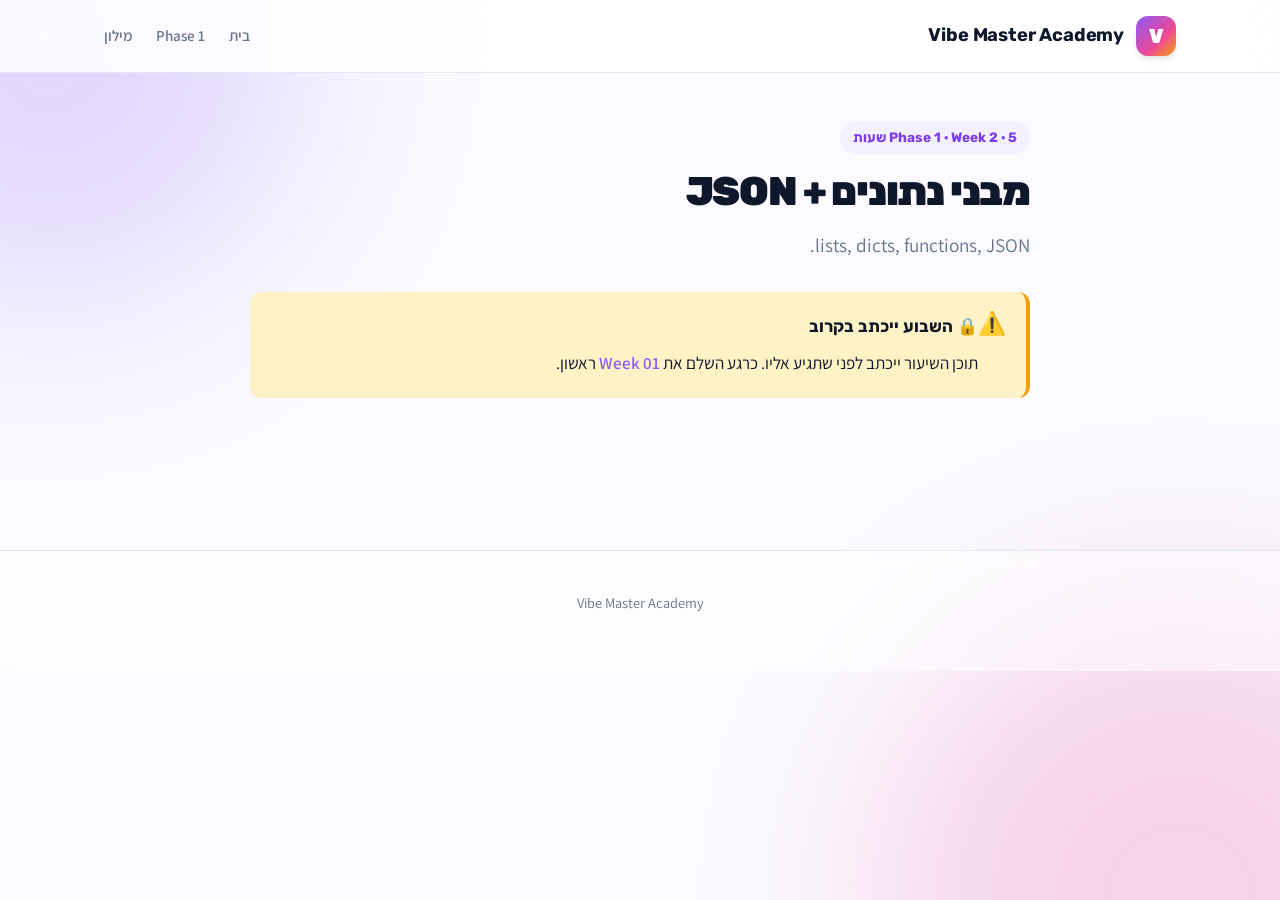
<file: phase-1/week-02.html>
<!DOCTYPE html>
<html lang="he" dir="rtl">
<head>
  <meta charset="UTF-8">
  <meta name="viewport" content="width=device-width, initial-scale=1.0">
  <title>Week 2 · VMA</title>
  <link rel="stylesheet" href="../assets/css/styles.css">
</head>
<body>

  <header class="site-header">
    <div class="container site-header__inner">
      <a href="../index.html" class="brand">
        <div class="brand__logo">V</div>
        <div class="brand__name">Vibe Master Academy</div>
      </a>
      <nav class="site-nav">
        <a href="../index.html">בית</a>
        <a href="index.html">Phase 1</a>
        <a href="../glossary.html">מילון</a>
      </nav>
    </div>
  </header>

  <main class="container lesson">
    <div class="lesson__meta">Phase 1 · Week 2 · 5 שעות</div>
    <h1 class="lesson__title">מבני נתונים + JSON</h1>
    <p class="lesson__intro">lists, dicts, functions, JSON.</p>

    <div class="callout callout--warning">
      <div class="callout__title">🔒 השבוע ייכתב בקרוב</div>
      <p>תוכן השיעור ייכתב לפני שתגיע אליו. כרגע השלם את <a href="week-01.html">Week 01</a> ראשון.</p>
    </div>

  </main>

  <footer class="site-footer">
    <div class="container"><p>Vibe Master Academy</p></div>
  </footer>

  <script src="../assets/js/app.js"></script>
</body>
</html>
</file>
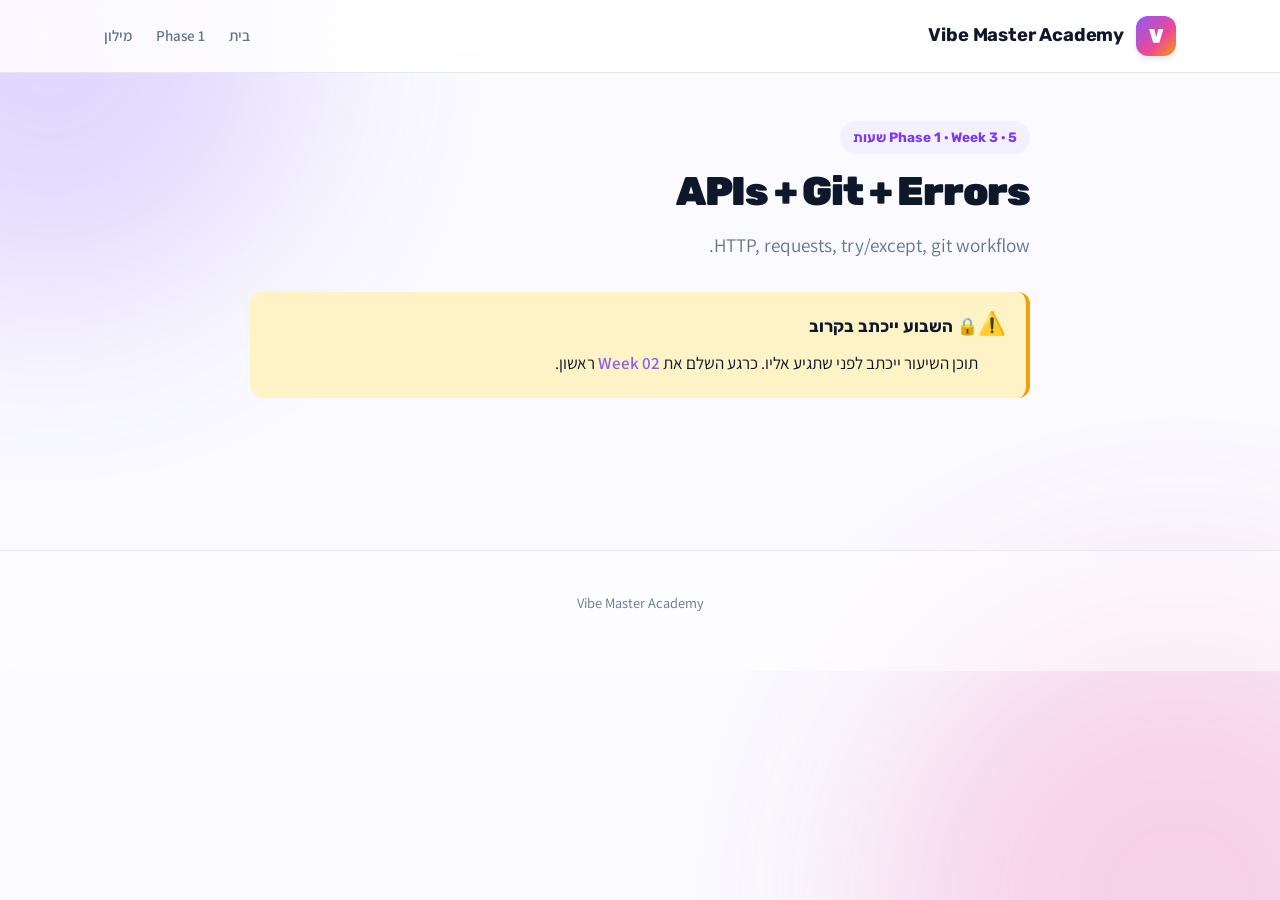
<file: phase-1/week-03.html>
<!DOCTYPE html>
<html lang="he" dir="rtl">
<head>
  <meta charset="UTF-8">
  <meta name="viewport" content="width=device-width, initial-scale=1.0">
  <title>Week 3 · VMA</title>
  <link rel="stylesheet" href="../assets/css/styles.css">
</head>
<body>

  <header class="site-header">
    <div class="container site-header__inner">
      <a href="../index.html" class="brand">
        <div class="brand__logo">V</div>
        <div class="brand__name">Vibe Master Academy</div>
      </a>
      <nav class="site-nav">
        <a href="../index.html">בית</a>
        <a href="index.html">Phase 1</a>
        <a href="../glossary.html">מילון</a>
      </nav>
    </div>
  </header>

  <main class="container lesson">
    <div class="lesson__meta">Phase 1 · Week 3 · 5 שעות</div>
    <h1 class="lesson__title">APIs + Git + Errors</h1>
    <p class="lesson__intro">HTTP, requests, try/except, git workflow.</p>

    <div class="callout callout--warning">
      <div class="callout__title">🔒 השבוע ייכתב בקרוב</div>
      <p>תוכן השיעור ייכתב לפני שתגיע אליו. כרגע השלם את <a href="week-02.html">Week 02</a> ראשון.</p>
    </div>

  </main>

  <footer class="site-footer">
    <div class="container"><p>Vibe Master Academy</p></div>
  </footer>

  <script src="../assets/js/app.js"></script>
</body>
</html>
</file>
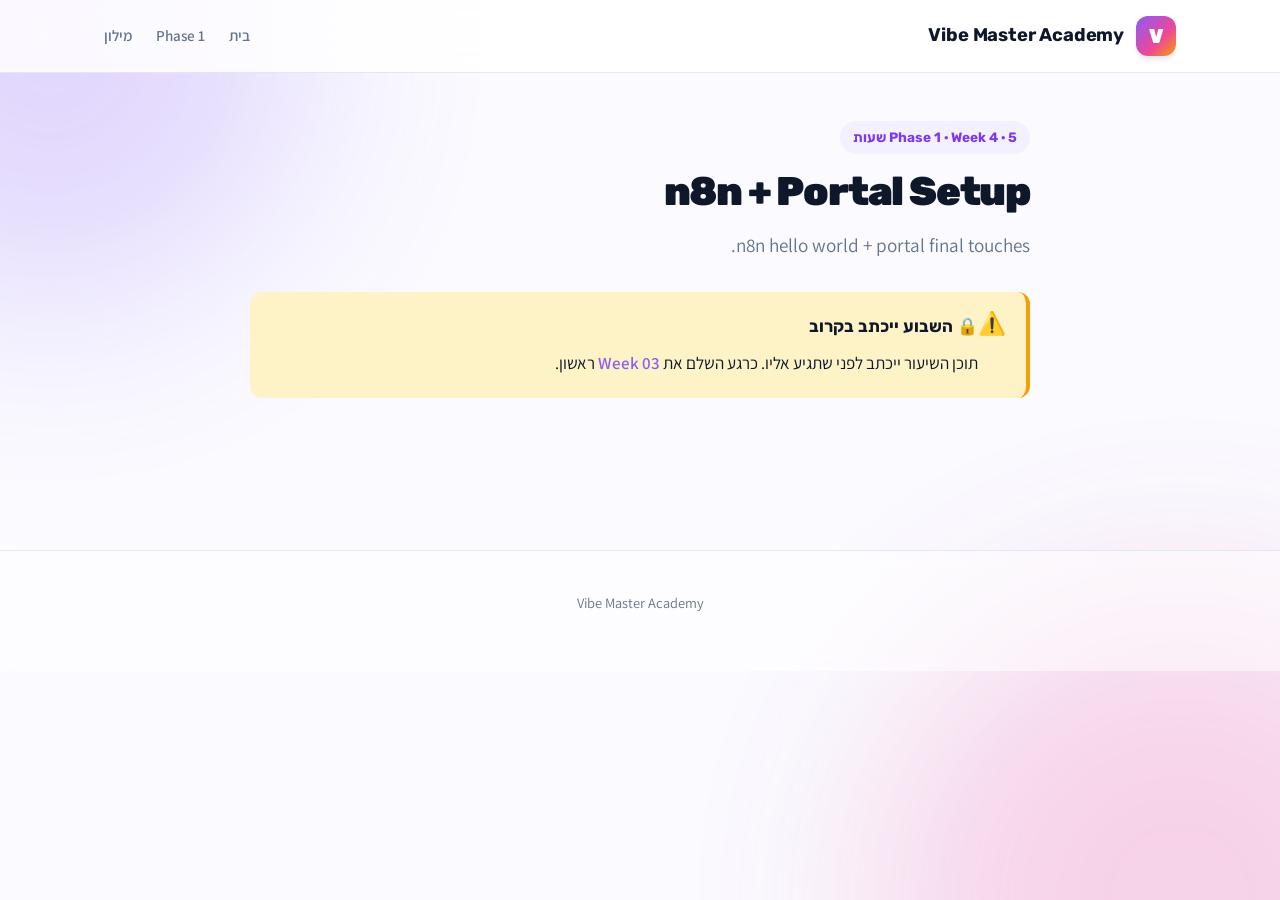
<file: phase-1/week-04.html>
<!DOCTYPE html>
<html lang="he" dir="rtl">
<head>
  <meta charset="UTF-8">
  <meta name="viewport" content="width=device-width, initial-scale=1.0">
  <title>Week 4 · VMA</title>
  <link rel="stylesheet" href="../assets/css/styles.css">
</head>
<body>

  <header class="site-header">
    <div class="container site-header__inner">
      <a href="../index.html" class="brand">
        <div class="brand__logo">V</div>
        <div class="brand__name">Vibe Master Academy</div>
      </a>
      <nav class="site-nav">
        <a href="../index.html">בית</a>
        <a href="index.html">Phase 1</a>
        <a href="../glossary.html">מילון</a>
      </nav>
    </div>
  </header>

  <main class="container lesson">
    <div class="lesson__meta">Phase 1 · Week 4 · 5 שעות</div>
    <h1 class="lesson__title">n8n + Portal Setup</h1>
    <p class="lesson__intro">n8n hello world + portal final touches.</p>

    <div class="callout callout--warning">
      <div class="callout__title">🔒 השבוע ייכתב בקרוב</div>
      <p>תוכן השיעור ייכתב לפני שתגיע אליו. כרגע השלם את <a href="week-03.html">Week 03</a> ראשון.</p>
    </div>

  </main>

  <footer class="site-footer">
    <div class="container"><p>Vibe Master Academy</p></div>
  </footer>

  <script src="../assets/js/app.js"></script>
</body>
</html>
</file>
<file: assets/css/styles.css>
/* ============================================
   Vibe Master Academy — Global Styles v2
   Hebrew RTL · playful + clean · modern fonts
   ============================================ */

@import url('https://fonts.googleapis.com/css2?family=Rubik:wght@500;700;900&family=Assistant:wght@400;600;700&family=JetBrains+Mono:wght@400;500&display=swap');

:root {
  /* Palette */
  --color-bg: #fafaff;
  --color-bg-card: #ffffff;
  --color-text: #0f172a;
  --color-text-soft: #64748b;
  --color-text-muted: #94a3b8;

  --color-primary: #8b5cf6;
  --color-primary-light: #a78bfa;
  --color-primary-dark: #7c3aed;
  --color-primary-soft: #f3f0ff;

  --color-secondary: #ec4899;
  --color-secondary-soft: #fce7f3;

  --color-accent: #14b8a6;
  --color-accent-soft: #ccfbf1;

  --color-success: #10b981;
  --color-warning: #f59e0b;
  --color-danger: #ef4444;

  --color-border: #e2e8f0;
  --color-border-strong: #cbd5e1;

  /* Gradients */
  --gradient-hero: linear-gradient(135deg, #8b5cf6 0%, #ec4899 60%, #f59e0b 100%);
  --gradient-purple: linear-gradient(135deg, #8b5cf6, #a78bfa);
  --gradient-pink: linear-gradient(135deg, #ec4899, #f472b6);

  /* Typography */
  --font-display: 'Rubik', -apple-system, BlinkMacSystemFont, sans-serif;
  --font-body: 'Assistant', -apple-system, BlinkMacSystemFont, sans-serif;
  --font-mono: 'JetBrains Mono', 'Fira Code', monospace;

  /* Spacing */
  --space-1: 0.25rem;
  --space-2: 0.5rem;
  --space-3: 0.75rem;
  --space-4: 1rem;
  --space-5: 1.25rem;
  --space-6: 1.5rem;
  --space-8: 2rem;
  --space-10: 2.5rem;
  --space-12: 3rem;
  --space-16: 4rem;
  --space-20: 5rem;

  /* Radii */
  --radius-sm: 0.5rem;
  --radius-md: 0.75rem;
  --radius-lg: 1rem;
  --radius-xl: 1.5rem;
  --radius-full: 999px;

  /* Shadows */
  --shadow-sm: 0 1px 2px rgb(15 23 42 / 0.05);
  --shadow-md: 0 4px 6px -1px rgb(15 23 42 / 0.1), 0 2px 4px -2px rgb(15 23 42 / 0.06);
  --shadow-lg: 0 10px 15px -3px rgb(15 23 42 / 0.1), 0 4px 6px -4px rgb(15 23 42 / 0.06);
  --shadow-xl: 0 20px 25px -5px rgb(15 23 42 / 0.1), 0 8px 10px -6px rgb(15 23 42 / 0.06);

  /* Transitions */
  --transition: 200ms cubic-bezier(0.4, 0, 0.2, 1);
}

* {
  box-sizing: border-box;
  margin: 0;
  padding: 0;
}

html {
  font-size: 16px;
  scroll-behavior: smooth;
}

body {
  direction: rtl;
  font-family: var(--font-body);
  font-size: 1.0625rem;
  line-height: 1.7;
  color: var(--color-text);
  background: var(--color-bg);
  min-height: 100vh;
  position: relative;
  overflow-x: hidden;
}

/* Decorative background blobs */
body::before,
body::after {
  content: '';
  position: fixed;
  border-radius: 50%;
  filter: blur(100px);
  opacity: 0.22;
  pointer-events: none;
  z-index: -1;
}

body::before {
  width: 500px;
  height: 500px;
  background: var(--color-primary);
  top: -200px;
  left: -200px;
}

body::after {
  width: 600px;
  height: 600px;
  background: var(--color-secondary);
  bottom: -300px;
  right: -200px;
}

/* === Layout === */
.container {
  max-width: 1120px;
  margin: 0 auto;
  padding: 0 var(--space-6);
  position: relative;
  z-index: 1;
}

.site-header {
  background: rgba(255, 255, 255, 0.85);
  backdrop-filter: blur(20px);
  -webkit-backdrop-filter: blur(20px);
  border-bottom: 1px solid var(--color-border);
  padding: var(--space-4) 0;
  position: sticky;
  top: 0;
  z-index: 100;
}

.site-header__inner {
  display: flex;
  align-items: center;
  justify-content: space-between;
}

.brand {
  display: flex;
  align-items: center;
  gap: var(--space-3);
  text-decoration: none;
  color: var(--color-text);
}

.brand__logo {
  width: 40px;
  height: 40px;
  border-radius: var(--radius-md);
  background: var(--gradient-hero);
  display: flex;
  align-items: center;
  justify-content: center;
  color: white;
  font-weight: 900;
  font-family: var(--font-display);
  font-size: 1.25rem;
  box-shadow: var(--shadow-md);
}

.brand__name {
  font-family: var(--font-display);
  font-weight: 700;
  font-size: 1.15rem;
  letter-spacing: -0.01em;
}

.site-nav {
  display: flex;
  gap: var(--space-6);
}

.site-nav a {
  color: var(--color-text-soft);
  text-decoration: none;
  font-weight: 600;
  font-size: 0.95rem;
  transition: color var(--transition);
  position: relative;
}

.site-nav a:hover,
.site-nav a.active {
  color: var(--color-primary);
}

.site-nav a.active::after {
  content: '';
  position: absolute;
  bottom: -24px;
  right: 0;
  left: 0;
  height: 3px;
  background: var(--gradient-hero);
  border-radius: var(--radius-full) var(--radius-full) 0 0;
}

/* === Typography === */
h1, h2, h3, h4 {
  font-family: var(--font-display);
  font-weight: 700;
  line-height: 1.2;
  letter-spacing: -0.02em;
  margin-bottom: var(--space-4);
}

h1 { font-size: 2.5rem; font-weight: 900; }
h2 { font-size: 1.85rem; margin-top: var(--space-12); }
h3 { font-size: 1.4rem; margin-top: var(--space-6); }
h4 { font-size: 1.15rem; margin-top: var(--space-4); }

p { margin-bottom: var(--space-4); }

a {
  color: var(--color-primary);
  text-decoration: none;
  font-weight: 600;
}

a:hover { text-decoration: underline; }

strong { font-weight: 700; }

code {
  font-family: var(--font-mono);
  font-size: 0.9em;
  background: var(--color-primary-soft);
  color: var(--color-primary-dark);
  padding: 0.15rem 0.5rem;
  border-radius: var(--radius-sm);
  direction: ltr;
  display: inline-block;
  font-weight: 500;
}

pre {
  background: #1e293b;
  color: #f1f5f9;
  padding: var(--space-5);
  border-radius: var(--radius-md);
  overflow-x: auto;
  margin: var(--space-4) 0;
  direction: ltr;
  text-align: left;
  box-shadow: var(--shadow-md);
}

pre code {
  background: transparent;
  color: inherit;
  padding: 0;
  font-weight: 400;
}

kbd {
  display: inline-block;
  background: linear-gradient(180deg, #ffffff, #f1f5f9);
  border: 1px solid var(--color-border-strong);
  border-bottom-width: 2px;
  border-radius: var(--radius-sm);
  padding: 0.1rem 0.5rem;
  font-family: var(--font-mono);
  font-size: 0.85em;
  font-weight: 600;
  color: var(--color-text);
  box-shadow: 0 1px 0 rgba(15, 23, 42, 0.05);
  direction: ltr;
  white-space: nowrap;
  margin: 0 0.1rem;
}

/* === Hero === */
.hero {
  padding: var(--space-16) 0 var(--space-12);
  text-align: center;
  animation: fadeInUp 600ms ease-out;
}

.hero__eyebrow {
  display: inline-block;
  background: var(--color-primary-soft);
  color: var(--color-primary-dark);
  font-family: var(--font-display);
  font-weight: 700;
  font-size: 0.85rem;
  padding: 0.35rem 1rem;
  border-radius: var(--radius-full);
  margin-bottom: var(--space-5);
  text-transform: uppercase;
  letter-spacing: 0.05em;
}

.hero__title {
  font-family: var(--font-display);
  font-size: clamp(2.5rem, 6vw, 4rem);
  font-weight: 900;
  letter-spacing: -0.03em;
  line-height: 1.05;
  margin-bottom: var(--space-5);
  background: var(--gradient-hero);
  -webkit-background-clip: text;
  -webkit-text-fill-color: transparent;
  background-clip: text;
}

.hero__subtitle {
  font-size: 1.2rem;
  color: var(--color-text-soft);
  max-width: 640px;
  margin: 0 auto;
  line-height: 1.6;
}

/* === Progress === */
.progress {
  background: var(--color-bg-card);
  border: 1px solid var(--color-border);
  border-radius: var(--radius-xl);
  padding: var(--space-6) var(--space-8);
  margin: var(--space-8) 0;
  box-shadow: var(--shadow-sm);
}

.progress__label {
  display: flex;
  justify-content: space-between;
  align-items: center;
  font-family: var(--font-display);
  font-weight: 700;
  margin-bottom: var(--space-3);
  color: var(--color-text);
}

.progress__label strong {
  font-size: 1.1rem;
  color: var(--color-primary);
}

.progress__bar {
  height: 10px;
  background: var(--color-border);
  border-radius: var(--radius-full);
  overflow: hidden;
}

.progress__fill {
  height: 100%;
  background: var(--gradient-hero);
  border-radius: var(--radius-full);
  transition: width 800ms cubic-bezier(0.4, 0, 0.2, 1);
}

/* === Phase grid === */
.phases {
  display: grid;
  grid-template-columns: repeat(auto-fit, minmax(290px, 1fr));
  gap: var(--space-6);
  margin: var(--space-8) 0 var(--space-16);
}

.phase-card {
  background: var(--color-bg-card);
  border: 1px solid var(--color-border);
  border-radius: var(--radius-xl);
  padding: var(--space-8);
  transition: all var(--transition);
  text-decoration: none;
  color: var(--color-text);
  display: block;
  position: relative;
  overflow: hidden;
  box-shadow: var(--shadow-sm);
  animation: fadeInUp 500ms ease-out backwards;
}

.phase-card::before {
  content: '';
  position: absolute;
  top: 0;
  right: 0;
  left: 0;
  height: 4px;
  background: var(--gradient-hero);
  opacity: 0;
  transition: opacity var(--transition);
}

.phase-card:hover {
  transform: translateY(-4px);
  box-shadow: var(--shadow-xl);
  border-color: var(--color-primary-light);
  text-decoration: none;
}

.phase-card:hover::before { opacity: 1; }

.phase-card:nth-child(1) { animation-delay: 50ms; }
.phase-card:nth-child(2) { animation-delay: 100ms; }
.phase-card:nth-child(3) { animation-delay: 150ms; }
.phase-card:nth-child(4) { animation-delay: 200ms; }
.phase-card:nth-child(5) { animation-delay: 250ms; }

.phase-card__icon {
  font-size: 2.5rem;
  margin-bottom: var(--space-4);
  display: block;
  filter: drop-shadow(0 4px 8px rgb(139 92 246 / 0.2));
}

.phase-card__number {
  display: inline-block;
  background: var(--color-primary-soft);
  color: var(--color-primary-dark);
  font-family: var(--font-display);
  font-weight: 700;
  font-size: 0.8rem;
  padding: 0.25rem 0.75rem;
  border-radius: var(--radius-full);
  margin-bottom: var(--space-3);
  text-transform: uppercase;
  letter-spacing: 0.05em;
}

/* ============================================
   Interactive Lesson Components
   ============================================ */

/* Lesson hero */
.lesson-hero {
  background: linear-gradient(135deg, var(--color-primary-soft), #fff 60%);
  border-radius: var(--radius-xl);
  padding: var(--space-10) var(--space-8);
  margin: var(--space-8) 0;
  border: 1px solid var(--color-border);
  box-shadow: var(--shadow-sm);
}

.lesson-hero__meta {
  display: inline-block;
  background: white;
  color: var(--color-primary-dark);
  font-family: var(--font-display);
  font-size: 0.8rem;
  font-weight: 700;
  padding: 0.4rem 1rem;
  border-radius: var(--radius-full);
  margin-bottom: var(--space-4);
  text-transform: uppercase;
  letter-spacing: 0.05em;
  border: 1px solid var(--color-primary-soft);
}

.lesson-hero__title {
  font-family: var(--font-display);
  font-size: clamp(2rem, 5vw, 3rem);
  font-weight: 900;
  letter-spacing: -0.03em;
  line-height: 1.1;
  margin-bottom: var(--space-4);
}

.lesson-hero__intro {
  font-size: 1.15rem;
  color: var(--color-text-soft);
  margin-bottom: var(--space-6);
  line-height: 1.6;
}

.objectives {
  background: white;
  border: 1px solid var(--color-border);
  border-radius: var(--radius-lg);
  padding: var(--space-5) var(--space-6);
  margin-top: var(--space-6);
}

.objectives__title {
  font-family: var(--font-display);
  font-weight: 700;
  font-size: 0.95rem;
  margin-bottom: var(--space-3);
  color: var(--color-primary-dark);
  text-transform: uppercase;
  letter-spacing: 0.05em;
}

.objectives__list {
  list-style: none;
  padding: 0;
  margin: 0;
}

.objectives__list li {
  padding: var(--space-2) 0;
  display: flex;
  align-items: start;
  gap: var(--space-3);
  font-weight: 600;
}

.objectives__list li::before {
  content: '✓';
  color: var(--color-success);
  font-weight: 900;
  flex-shrink: 0;
}

/* Sticky lesson TOC */
.lesson-toc {
  position: sticky;
  top: 72px;
  background: rgba(255, 255, 255, 0.95);
  backdrop-filter: blur(20px);
  -webkit-backdrop-filter: blur(20px);
  border: 1px solid var(--color-border);
  border-radius: var(--radius-full);
  padding: var(--space-2);
  margin: var(--space-8) 0;
  z-index: 50;
  box-shadow: var(--shadow-md);
  display: flex;
  gap: var(--space-1);
  overflow-x: auto;
}

.lesson-toc__item {
  flex: 1;
  text-align: center;
  padding: var(--space-2) var(--space-4);
  border-radius: var(--radius-full);
  text-decoration: none;
  color: var(--color-text-soft);
  font-family: var(--font-display);
  font-weight: 600;
  font-size: 0.9rem;
  transition: all var(--transition);
  white-space: nowrap;
  min-width: max-content;
}

.lesson-toc__item:hover {
  background: var(--color-primary-soft);
  color: var(--color-primary-dark);
  text-decoration: none;
}

.lesson-toc__item.active {
  background: var(--gradient-hero);
  color: white;
  box-shadow: var(--shadow-sm);
}

.lesson-toc__item.completed {
  color: var(--color-success);
}

.lesson-toc__item.completed::before {
  content: '✓ ';
}

/* Lesson sections */
.lesson-section {
  background: white;
  border: 1px solid var(--color-border);
  border-radius: var(--radius-xl);
  padding: var(--space-8);
  margin: var(--space-6) 0;
  box-shadow: var(--shadow-sm);
  scroll-margin-top: 140px;
}

.lesson-section__header {
  display: flex;
  align-items: center;
  gap: var(--space-4);
  margin-bottom: var(--space-6);
  padding-bottom: var(--space-4);
  border-bottom: 2px solid var(--color-primary-soft);
}

.lesson-section__num {
  width: 44px;
  height: 44px;
  border-radius: var(--radius-md);
  background: var(--gradient-hero);
  color: white;
  display: flex;
  align-items: center;
  justify-content: center;
  font-family: var(--font-display);
  font-weight: 900;
  font-size: 1.25rem;
  flex-shrink: 0;
}

.lesson-section__title {
  font-family: var(--font-display);
  font-size: 1.6rem;
  font-weight: 700;
  margin: 0;
  flex: 1;
}

.lesson-section__time {
  background: var(--color-primary-soft);
  color: var(--color-primary-dark);
  font-family: var(--font-display);
  font-weight: 700;
  font-size: 0.85rem;
  padding: 0.3rem 0.8rem;
  border-radius: var(--radius-full);
}

/* Code blocks */
.code-block {
  border-radius: var(--radius-md);
  overflow: hidden;
  margin: var(--space-4) 0;
  box-shadow: var(--shadow-md);
  border: 1px solid #334155;
}

.code-block__header {
  display: flex;
  justify-content: space-between;
  align-items: center;
  background: #0f172a;
  color: #94a3b8;
  padding: var(--space-2) var(--space-4);
  font-family: var(--font-mono);
  font-size: 0.85rem;
  direction: ltr;
}

.code-block__filename {
  font-weight: 500;
}

.code-block__copy {
  background: transparent;
  border: 1px solid #334155;
  color: #cbd5e1;
  padding: 0.25rem 0.7rem;
  border-radius: var(--radius-sm);
  font-family: var(--font-body);
  font-size: 0.8rem;
  font-weight: 600;
  cursor: pointer;
  transition: all var(--transition);
}

.code-block__copy:hover {
  background: #1e293b;
  color: white;
}

.code-block__copy.copied {
  background: var(--color-success);
  color: white;
  border-color: var(--color-success);
}

.code-block pre {
  margin: 0;
  border-radius: 0;
  box-shadow: none;
}

/* Steps */
.steps {
  display: flex;
  flex-direction: column;
  gap: var(--space-4);
  margin: var(--space-6) 0;
}

.step {
  display: flex;
  gap: var(--space-4);
  padding: var(--space-5);
  background: var(--color-primary-soft);
  border-radius: var(--radius-lg);
  border-right: 4px solid var(--color-primary);
}

.step__num {
  width: 36px;
  height: 36px;
  border-radius: 50%;
  background: white;
  color: var(--color-primary-dark);
  display: flex;
  align-items: center;
  justify-content: center;
  font-family: var(--font-display);
  font-weight: 900;
  font-size: 1rem;
  flex-shrink: 0;
  box-shadow: var(--shadow-sm);
}

.step__body { flex: 1; }

.step__title {
  font-family: var(--font-display);
  font-weight: 700;
  font-size: 1.1rem;
  margin-bottom: var(--space-2);
}

/* Expected output */
.output {
  margin: var(--space-4) 0;
  border-radius: var(--radius-md);
  overflow: hidden;
  border: 2px solid var(--color-accent);
}

.output__label {
  background: var(--color-accent);
  color: white;
  font-family: var(--font-display);
  font-weight: 700;
  font-size: 0.85rem;
  padding: 0.4rem var(--space-4);
  text-transform: uppercase;
  letter-spacing: 0.05em;
}

.output pre {
  margin: 0;
  background: #f0fdfa;
  color: #134e4a;
  border-radius: 0;
  box-shadow: none;
}

/* Inline term tooltip */
.term {
  display: inline;
  border-bottom: 2px dotted var(--color-primary);
  cursor: help;
  font-weight: 700;
  color: var(--color-primary-dark);
  position: relative;
}

.term:hover { background: var(--color-primary-soft); }

/* Tooltip */
.tooltip {
  position: absolute;
  background: #0f172a;
  color: white;
  padding: var(--space-3) var(--space-4);
  border-radius: var(--radius-md);
  font-size: 0.9rem;
  font-weight: 400;
  line-height: 1.5;
  max-width: 280px;
  z-index: 1000;
  box-shadow: var(--shadow-xl);
  animation: tooltipIn 200ms ease-out;
  pointer-events: auto;
}

.tooltip__title {
  font-family: var(--font-display);
  font-weight: 700;
  color: #c4b5fd;
  margin-bottom: var(--space-1);
  font-size: 0.95rem;
}

.tooltip__link {
  display: inline-block;
  margin-top: var(--space-2);
  color: #a78bfa;
  font-weight: 600;
  font-size: 0.85rem;
  text-decoration: none;
}

.tooltip__link:hover { text-decoration: underline; }

@keyframes tooltipIn {
  from { opacity: 0; transform: translateY(-4px); }
  to { opacity: 1; transform: translateY(0); }
}

/* Hint / Solution disclosure */
.hint, .solution {
  background: var(--color-bg);
  border: 1px solid var(--color-border);
  border-radius: var(--radius-md);
  padding: var(--space-4) var(--space-5);
  margin: var(--space-4) 0;
}

.hint summary, .solution summary {
  cursor: pointer;
  font-family: var(--font-display);
  font-weight: 700;
  font-size: 1rem;
  color: var(--color-primary-dark);
  list-style: none;
  display: flex;
  align-items: center;
  gap: var(--space-2);
}

.hint summary::before {
  content: '💡';
  font-size: 1.2rem;
}

.solution summary::before {
  content: '🔓';
  font-size: 1.2rem;
}

.hint[open] summary, .solution[open] summary {
  margin-bottom: var(--space-3);
}

.hint[open], .solution[open] {
  background: white;
  box-shadow: var(--shadow-sm);
}

/* Refresher box */
.refresher {
  background: linear-gradient(135deg, #fef3c7, #fffbeb);
  border-right: 4px solid var(--color-warning);
  padding: var(--space-4) var(--space-5);
  border-radius: var(--radius-md);
  margin: var(--space-4) 0;
}

.refresher__title {
  font-family: var(--font-display);
  font-weight: 700;
  font-size: 0.95rem;
  color: #92400e;
  margin-bottom: var(--space-2);
  display: flex;
  align-items: center;
  gap: var(--space-2);
}

.refresher__title::before { content: '🔁'; }

/* Section complete button */
.section-complete-btn {
  display: inline-flex;
  align-items: center;
  gap: var(--space-2);
  background: white;
  border: 2px solid var(--color-border);
  color: var(--color-text-soft);
  font-family: var(--font-display);
  font-weight: 700;
  font-size: 1rem;
  padding: var(--space-3) var(--space-6);
  border-radius: var(--radius-full);
  cursor: pointer;
  transition: all var(--transition);
  margin-top: var(--space-6);
}

.section-complete-btn:hover {
  border-color: var(--color-primary);
  color: var(--color-primary);
}

.section-complete-btn.completed {
  background: var(--color-success);
  border-color: var(--color-success);
  color: white;
}

.section-complete-btn.completed::before { content: '✓ '; }

/* Lesson navigation footer */
.lesson-footer {
  display: flex;
  justify-content: space-between;
  gap: var(--space-4);
  margin: var(--space-12) 0 var(--space-8);
}

.lesson-nav-btn {
  flex: 1;
  background: white;
  border: 1px solid var(--color-border);
  border-radius: var(--radius-lg);
  padding: var(--space-5) var(--space-6);
  text-decoration: none;
  color: var(--color-text);
  transition: all var(--transition);
  box-shadow: var(--shadow-sm);
}

.lesson-nav-btn:hover {
  transform: translateY(-2px);
  box-shadow: var(--shadow-lg);
  border-color: var(--color-primary-light);
  text-decoration: none;
}

.lesson-nav-btn__label {
  font-family: var(--font-display);
  font-size: 0.8rem;
  color: var(--color-text-soft);
  font-weight: 600;
  margin-bottom: var(--space-1);
  text-transform: uppercase;
  letter-spacing: 0.05em;
}

.lesson-nav-btn__title {
  font-family: var(--font-display);
  font-weight: 700;
  font-size: 1.1rem;
}

.lesson-nav-btn--disabled {
  opacity: 0.4;
  pointer-events: none;
}

.lesson-nav-btn--next {
  background: var(--gradient-hero);
  color: white;
  border: none;
}

.lesson-nav-btn--next .lesson-nav-btn__label { color: rgba(255,255,255,0.8); }

/* Mini divider between subsections */
.mini-divider {
  border: none;
  border-top: 1px dashed var(--color-border);
  margin: var(--space-6) 0;
}

/* Table styling */
.lesson-section table {
  width: 100%;
  border-collapse: collapse;
  margin: var(--space-4) 0;
  font-family: var(--font-body);
}

.lesson-section table thead {
  background: var(--color-primary-soft);
}

.lesson-section table th,
.lesson-section table td {
  padding: var(--space-3) var(--space-4);
  text-align: right;
  border: 1px solid var(--color-border);
}

.lesson-section table th {
  font-family: var(--font-display);
  font-weight: 700;
  color: var(--color-primary-dark);
}

.lesson-section table code {
  white-space: nowrap;
}

/* Responsive */
@media (max-width: 768px) {
  .lesson-toc { padding: var(--space-1); gap: 0; }
  .lesson-toc__item { font-size: 0.8rem; padding: var(--space-2); }
  .lesson-section { padding: var(--space-5); }
  .lesson-section__title { font-size: 1.3rem; }
  .lesson-hero { padding: var(--space-6); }
  .lesson-hero__title { font-size: 1.85rem; }
  .lesson-footer { flex-direction: column; }
}

.phase-card__title {
  font-family: var(--font-display);
  font-size: 1.35rem;
  font-weight: 700;
  margin-bottom: var(--space-2);
  letter-spacing: -0.01em;
}

.phase-card__meta {
  color: var(--color-text-soft);
  font-size: 0.9rem;
  font-weight: 600;
  margin-bottom: var(--space-3);
}

.phase-card__desc {
  color: var(--color-text-soft);
  font-size: 0.95rem;
  line-height: 1.6;
}

.phase-card--locked {
  opacity: 0.55;
  pointer-events: none;
}

.phase-card--locked .phase-card__number {
  background: var(--color-border);
  color: var(--color-text-muted);
}

.phase-card--locked .phase-card__icon {
  filter: grayscale(0.8);
  opacity: 0.6;
}

.phase-card__status {
  display: inline-flex;
  align-items: center;
  gap: 0.4rem;
  font-size: 0.8rem;
  font-weight: 700;
  padding: 0.3rem 0.85rem;
  border-radius: var(--radius-full);
  margin-top: var(--space-4);
  font-family: var(--font-display);
}

.phase-card__status--active {
  background: var(--color-accent-soft);
  color: #0f766e;
}

.phase-card__status--active::before {
  content: '';
  width: 6px;
  height: 6px;
  background: var(--color-accent);
  border-radius: 50%;
  display: inline-block;
  animation: pulse 1.5s ease-in-out infinite;
}

.phase-card__status--locked {
  background: var(--color-border);
  color: var(--color-text-muted);
}

@keyframes pulse {
  0%, 100% { opacity: 1; transform: scale(1); }
  50% { opacity: 0.5; transform: scale(0.9); }
}

/* === Lesson grid === */
.lessons-grid {
  display: grid;
  grid-template-columns: repeat(auto-fit, minmax(240px, 1fr));
  gap: var(--space-4);
  margin: var(--space-6) 0;
}

.lesson-card {
  background: var(--color-bg-card);
  border: 1px solid var(--color-border);
  border-radius: var(--radius-lg);
  padding: var(--space-5);
  text-decoration: none;
  color: var(--color-text);
  transition: all var(--transition);
  box-shadow: var(--shadow-sm);
}

.lesson-card:hover {
  transform: translateY(-2px);
  box-shadow: var(--shadow-lg);
  border-color: var(--color-primary-light);
  text-decoration: none;
}

/* Completed lesson card — full color wash, corner checkmark, green CTA.
   No small badge — the whole card reads as "done" at a glance. */
.lesson-card--completed {
  position: relative;
  border-color: var(--color-success);
  background: linear-gradient(135deg, #ecfdf5 0%, #d1fae5 100%);
  box-shadow: 0 4px 14px -6px rgba(16, 185, 129, 0.35);
}

.lesson-card--completed:hover {
  border-color: var(--color-success);
  box-shadow: 0 10px 22px -8px rgba(16, 185, 129, 0.45);
}

.lesson-card--completed::before {
  content: '✓';
  position: absolute;
  top: var(--space-4);
  inset-inline-start: var(--space-4);
  width: 38px;
  height: 38px;
  background: var(--color-success);
  color: #fff;
  border-radius: var(--radius-full);
  font-family: var(--font-display);
  font-weight: 900;
  font-size: 1.25rem;
  display: flex;
  align-items: center;
  justify-content: center;
  box-shadow: 0 4px 12px -2px rgba(16, 185, 129, 0.55);
  z-index: 1;
}

.lesson-card--completed .lesson-card__number {
  background: linear-gradient(135deg, var(--color-success) 0%, #059669 100%);
  -webkit-background-clip: text;
  -webkit-text-fill-color: transparent;
  background-clip: text;
}

.lesson-card--completed .lesson-card__tag {
  background: rgba(16, 185, 129, 0.15);
  color: #047857;
}

.lesson-card--completed .lesson-card__cta {
  color: var(--color-success);
}

/* Old per-card "הושלם ✓" badge is no longer injected; hide leftover DOM if cached. */
.lesson-card__completion-badge {
  display: none;
}

/* Completed state on the home CTA (all-32 case) — celebratory green tone. */
.home-cta--complete {
  background: linear-gradient(135deg, #ecfdf5 0%, #d1fae5 100%);
  border-color: var(--color-success);
}

.home-cta--complete .home-cta__label {
  color: #047857;
}

.lesson-card__num {
  font-family: var(--font-display);
  font-size: 0.8rem;
  font-weight: 700;
  color: var(--color-primary);
  margin-bottom: var(--space-1);
  text-transform: uppercase;
  letter-spacing: 0.05em;
}

.lesson-card__title {
  font-family: var(--font-display);
  font-weight: 700;
  font-size: 1.1rem;
  margin-bottom: var(--space-2);
}

.lesson-card__hours {
  font-size: 0.85rem;
  color: var(--color-text-soft);
}

/* === Lesson content === */
.lesson {
  max-width: 780px;
  margin: 0 auto;
  padding: var(--space-12) 0;
}

.lesson__meta {
  display: inline-block;
  color: var(--color-primary-dark);
  background: var(--color-primary-soft);
  font-family: var(--font-display);
  font-size: 0.85rem;
  font-weight: 700;
  padding: 0.3rem 0.8rem;
  border-radius: var(--radius-full);
  margin-bottom: var(--space-4);
}

.lesson__title {
  font-family: var(--font-display);
  font-size: 2.5rem;
  font-weight: 900;
  letter-spacing: -0.03em;
  line-height: 1.1;
  margin-bottom: var(--space-4);
}

.lesson__intro {
  font-size: 1.2rem;
  color: var(--color-text-soft);
  margin-bottom: var(--space-8);
  line-height: 1.6;
}

.checklist {
  background: var(--color-bg-card);
  border: 1px solid var(--color-border);
  border-radius: var(--radius-xl);
  padding: var(--space-6) var(--space-8);
  margin: var(--space-6) 0;
  box-shadow: var(--shadow-sm);
}

.checklist ul {
  list-style: none;
  padding: 0;
}

.checklist li {
  padding: var(--space-3) 0;
  display: flex;
  align-items: start;
  gap: var(--space-3);
  cursor: pointer;
  user-select: none;
  transition: color var(--transition);
  font-weight: 600;
}

.checklist li:hover { color: var(--color-primary); }

.checklist li::before {
  content: '○';
  font-size: 1.3rem;
  color: var(--color-text-muted);
  margin-left: var(--space-2);
  flex-shrink: 0;
  transition: all var(--transition);
}

.checklist li.checked::before {
  content: '●';
  color: var(--color-success);
}

.checklist li.checked {
  text-decoration: line-through;
  color: var(--color-text-muted);
}

.callout {
  border-right: 4px solid var(--color-primary);
  background: var(--color-primary-soft);
  padding: var(--space-5) var(--space-6);
  border-radius: var(--radius-md);
  margin: var(--space-6) 0;
}

.callout--warning {
  border-color: var(--color-warning);
  background: #fef3c7;
}

.callout__title {
  font-family: var(--font-display);
  font-weight: 700;
  font-size: 1.05rem;
  margin-bottom: var(--space-2);
  color: var(--color-text);
}

.callout p {
  margin-bottom: 0;
  color: var(--color-text);
}

.callout p + p {
  margin-top: var(--space-3);
}

/* === Footer === */
.site-footer {
  margin-top: var(--space-20);
  padding: var(--space-10) 0;
  background: rgba(255, 255, 255, 0.5);
  backdrop-filter: blur(10px);
  border-top: 1px solid var(--color-border);
  text-align: center;
  color: var(--color-text-soft);
  font-size: 0.9rem;
}

/* === Animations === */
@keyframes fadeInUp {
  from {
    opacity: 0;
    transform: translateY(20px);
  }
  to {
    opacity: 1;
    transform: translateY(0);
  }
}

/* === Responsive === */
@media (max-width: 768px) {
  h1 { font-size: 1.85rem; }
  h2 { font-size: 1.5rem; }
  .lesson__title { font-size: 1.85rem; }
  .site-nav { gap: var(--space-4); font-size: 0.85rem; }
  .container { padding: 0 var(--space-4); }
  .phase-card { padding: var(--space-6); }
  .hero { padding: var(--space-10) 0 var(--space-8); }
  .hero__subtitle { font-size: 1.05rem; }
}

/* ============================================
   UX/UI Overhaul — v3
   Better lesson cards, breadcrumbs, reading progress, badges
   ============================================ */

/* === Reading progress bar (fixed top) === */
.reading-progress {
  position: fixed;
  top: 0;
  right: 0;
  left: 0;
  height: 3px;
  background: transparent;
  z-index: 101;
  pointer-events: none;
}

.reading-progress__fill {
  height: 100%;
  background: var(--gradient-hero);
  width: 0;
  transition: width 100ms ease-out;
  box-shadow: 0 0 8px rgba(139, 92, 246, 0.5);
}

/* === Breadcrumbs === */
.breadcrumbs {
  display: flex;
  align-items: center;
  gap: var(--space-2);
  padding: var(--space-4) 0 0;
  font-family: var(--font-body);
  font-size: 0.9rem;
  color: var(--color-text-soft);
  flex-wrap: wrap;
}

.breadcrumbs a {
  color: var(--color-text-soft);
  text-decoration: none;
  font-weight: 600;
  padding: 0.25rem 0.6rem;
  border-radius: var(--radius-full);
  transition: all var(--transition);
}

.breadcrumbs a:hover {
  background: var(--color-primary-soft);
  color: var(--color-primary-dark);
  text-decoration: none;
}

.breadcrumbs__separator {
  color: var(--color-text-muted);
  font-size: 0.85rem;
  user-select: none;
}

.breadcrumbs__current {
  color: var(--color-text);
  font-weight: 700;
  padding: 0.25rem 0.6rem;
}

.breadcrumbs__home::before {
  content: '🏠';
  margin-left: var(--space-1);
  font-size: 0.95em;
}

/* === Lesson Cards v2 === */
.lessons-grid {
  display: grid;
  grid-template-columns: repeat(2, 1fr);
  gap: var(--space-5);
  margin: var(--space-6) 0 var(--space-12);
}

@media (max-width: 720px) {
  .lessons-grid { grid-template-columns: 1fr; }
}

.lesson-card {
  background: var(--color-bg-card);
  border: 1px solid var(--color-border);
  border-radius: var(--radius-xl);
  padding: var(--space-6);
  text-decoration: none;
  color: var(--color-text);
  transition: all var(--transition);
  box-shadow: var(--shadow-sm);
  position: relative;
  overflow: hidden;
  display: grid;
  grid-template-columns: auto 1fr;
  gap: var(--space-5);
  align-items: start;
}

.lesson-card::before {
  content: '';
  position: absolute;
  inset: 0;
  background: var(--gradient-hero);
  opacity: 0;
  transition: opacity var(--transition);
  pointer-events: none;
  border-radius: var(--radius-xl);
  z-index: -1;
}

.lesson-card::after {
  content: '';
  position: absolute;
  top: 0;
  right: 0;
  width: 6px;
  height: 100%;
  background: var(--gradient-purple);
  opacity: 0;
  transition: opacity var(--transition);
}

.lesson-card:hover {
  transform: translateY(-4px);
  box-shadow: var(--shadow-xl);
  border-color: var(--color-primary-light);
  text-decoration: none;
}

.lesson-card:hover::after { opacity: 1; }

.lesson-card__number {
  font-family: var(--font-display);
  font-weight: 900;
  font-size: 3.5rem;
  line-height: 1;
  background: var(--gradient-hero);
  -webkit-background-clip: text;
  -webkit-text-fill-color: transparent;
  background-clip: text;
  letter-spacing: -0.04em;
  flex-shrink: 0;
}

.lesson-card__body {
  display: flex;
  flex-direction: column;
  gap: var(--space-2);
  min-width: 0;
}

.lesson-card__tag {
  display: inline-block;
  background: var(--color-primary-soft);
  color: var(--color-primary-dark);
  font-family: var(--font-display);
  font-size: 0.7rem;
  font-weight: 700;
  padding: 0.2rem 0.6rem;
  border-radius: var(--radius-full);
  text-transform: uppercase;
  letter-spacing: 0.05em;
  width: fit-content;
}

.lesson-card__title {
  font-family: var(--font-display);
  font-weight: 700;
  font-size: 1.35rem;
  letter-spacing: -0.01em;
  margin: 0;
  line-height: 1.25;
}

.lesson-card__meta {
  display: flex;
  align-items: center;
  gap: var(--space-2);
  font-size: 0.85rem;
  color: var(--color-text-soft);
  font-weight: 600;
}

.lesson-card__meta::before {
  content: '⏱';
  font-size: 0.95rem;
}

.lesson-card__chips {
  display: flex;
  flex-wrap: wrap;
  gap: var(--space-2);
  margin-top: var(--space-2);
}

.lesson-card__chip {
  background: var(--color-bg);
  color: var(--color-text-soft);
  font-size: 0.78rem;
  font-weight: 600;
  padding: 0.2rem 0.7rem;
  border-radius: var(--radius-full);
  border: 1px solid var(--color-border);
}

.lesson-card__cta {
  margin-top: var(--space-3);
  font-family: var(--font-display);
  font-weight: 700;
  font-size: 0.9rem;
  color: var(--color-primary);
  display: inline-flex;
  align-items: center;
  gap: 0.3rem;
  transition: gap var(--transition);
}

.lesson-card:hover .lesson-card__cta { gap: 0.6rem; }

.lesson-card__cta::after { content: '←'; }

/* Locked lesson card */
.lesson-card--locked {
  opacity: 0.55;
  pointer-events: none;
}

.lesson-card--locked .lesson-card__number {
  filter: grayscale(0.8);
}

/* === Section badge (numbered gradient circle) === */
.lesson-section__num {
  background: var(--gradient-hero);
  box-shadow: 0 8px 16px -4px rgba(139, 92, 246, 0.4);
}

/* Decorative divider between sections */
.section-divider {
  display: flex;
  align-items: center;
  justify-content: center;
  margin: var(--space-12) 0;
  gap: var(--space-4);
}

.section-divider::before,
.section-divider::after {
  content: '';
  flex: 1;
  height: 1px;
  background: linear-gradient(to right, transparent, var(--color-border), transparent);
}

.section-divider__dot {
  width: 8px;
  height: 8px;
  border-radius: 50%;
  background: var(--gradient-hero);
  flex-shrink: 0;
}

/* === Lesson hero v2 — topic chips === */
.lesson-hero__chips {
  display: flex;
  flex-wrap: wrap;
  gap: var(--space-2);
  margin-top: var(--space-4);
}

.lesson-hero__chip {
  background: white;
  border: 1px solid var(--color-border);
  color: var(--color-text-soft);
  font-family: var(--font-display);
  font-size: 0.8rem;
  font-weight: 600;
  padding: 0.35rem 0.8rem;
  border-radius: var(--radius-full);
}

.lesson-hero__chip--accent {
  background: var(--color-primary-soft);
  color: var(--color-primary-dark);
  border-color: var(--color-primary-soft);
}

/* === Lesson footer cards v2 (thumbnails) === */
.lesson-footer { margin: var(--space-16) 0 var(--space-8); }

.lesson-nav-btn {
  position: relative;
  overflow: hidden;
}

.lesson-nav-btn__big-num {
  position: absolute;
  bottom: -0.5rem;
  left: 1rem;
  font-family: var(--font-display);
  font-weight: 900;
  font-size: 4rem;
  line-height: 1;
  color: var(--color-primary-soft);
  opacity: 0.6;
  pointer-events: none;
}

.lesson-nav-btn--next .lesson-nav-btn__big-num { color: rgba(255, 255, 255, 0.25); }

/* === Phase 1 header tweak (when on phase page) === */
.phase-hero {
  padding: var(--space-10) 0 var(--space-6);
}

/* === Active TOC item highlight (refined) === */
.lesson-toc__item.active {
  transform: scale(1.05);
}

/* === Home page CTA === */
.home-cta {
  background: linear-gradient(135deg, white 0%, var(--color-primary-soft) 100%);
  border: 1px solid var(--color-primary-soft);
  border-radius: var(--radius-xl);
  padding: var(--space-8);
  display: flex;
  align-items: center;
  justify-content: space-between;
  gap: var(--space-6);
  margin: var(--space-8) 0;
  box-shadow: var(--shadow-md);
  flex-wrap: wrap;
}

.home-cta__text {
  flex: 1;
  min-width: 240px;
}

.home-cta__label {
  font-family: var(--font-display);
  font-size: 0.85rem;
  font-weight: 700;
  color: var(--color-primary-dark);
  text-transform: uppercase;
  letter-spacing: 0.05em;
  margin-bottom: var(--space-2);
}

.home-cta__title {
  font-family: var(--font-display);
  font-size: 1.5rem;
  font-weight: 700;
  margin-bottom: var(--space-2);
  letter-spacing: -0.01em;
}

.home-cta__desc {
  color: var(--color-text-soft);
  font-size: 0.95rem;
}

.home-cta__btn {
  background: var(--gradient-hero);
  color: white;
  font-family: var(--font-display);
  font-weight: 700;
  font-size: 1rem;
  padding: var(--space-3) var(--space-6);
  border-radius: var(--radius-full);
  text-decoration: none;
  transition: all var(--transition);
  box-shadow: var(--shadow-md);
  white-space: nowrap;
}

.home-cta__btn:hover {
  transform: translateY(-2px);
  box-shadow: var(--shadow-lg);
  text-decoration: none;
}

/* === Stats strip (home page) === */
.stats-strip {
  display: grid;
  grid-template-columns: repeat(4, 1fr);
  gap: var(--space-4);
  margin: var(--space-8) 0;
}

@media (max-width: 720px) {
  .stats-strip { grid-template-columns: repeat(2, 1fr); }
}

.stat {
  background: white;
  border: 1px solid var(--color-border);
  border-radius: var(--radius-lg);
  padding: var(--space-5);
  text-align: center;
  box-shadow: var(--shadow-sm);
  transition: all var(--transition);
}

.stat:hover {
  transform: translateY(-2px);
  box-shadow: var(--shadow-md);
}

.stat__num {
  font-family: var(--font-display);
  font-weight: 900;
  font-size: 2rem;
  background: var(--gradient-hero);
  -webkit-background-clip: text;
  -webkit-text-fill-color: transparent;
  background-clip: text;
  line-height: 1;
}

.stat__label {
  font-family: var(--font-display);
  font-size: 0.85rem;
  font-weight: 600;
  color: var(--color-text-soft);
  margin-top: var(--space-2);
}

/* ============================================
   Pro UX Foundations (Batch J)
   Accessibility, motion preferences, elevation scale,
   semantic types, callout variants, lesson polish
   ============================================ */

/* === Global focus rings (a11y) === */
:focus { outline: none; }

:focus-visible {
  outline: 3px solid var(--color-primary);
  outline-offset: 3px;
  border-radius: var(--radius-sm);
}

a:focus-visible,
button:focus-visible,
.lesson-card:focus-visible,
.phase-card:focus-visible,
.week-card:focus-visible,
.lesson-toc__item:focus-visible,
summary:focus-visible,
.section-complete-btn:focus-visible,
.code-block__copy:focus-visible,
.home-cta__btn:focus-visible {
  outline: 3px solid var(--color-primary);
  outline-offset: 3px;
  box-shadow: 0 0 0 6px rgba(139, 92, 246, 0.2);
  border-radius: var(--radius-md);
}

.checklist li:focus-visible {
  background: var(--color-primary-soft);
  border-radius: var(--radius-sm);
}

/* === Reduced motion preference === */
@media (prefers-reduced-motion: reduce) {
  *, *::before, *::after {
    animation-duration: 0.01ms !important;
    animation-iteration-count: 1 !important;
    transition-duration: 0.01ms !important;
    scroll-behavior: auto !important;
  }

  .phase-card:hover,
  .lesson-card:hover,
  .lesson-nav-btn:hover,
  .week-card:hover {
    transform: none !important;
  }
}

/* === Tabular numbers for stats and numbered elements === */
.stat__num,
.lesson-card__number,
.lesson-section__num,
.progress__label strong {
  font-variant-numeric: tabular-nums;
}

/* === Callout variants (info/warning/success/tip) === */
.callout {
  position: relative;
  padding-right: var(--space-12);
}

.callout::before {
  position: absolute;
  right: var(--space-5);
  top: var(--space-5);
  font-size: 1.4rem;
  line-height: 1;
}

.callout--info {
  border-color: #3b82f6;
  background: #eff6ff;
}
.callout--info::before { content: 'ℹ️'; }

.callout--warning {
  border-color: var(--color-warning);
  background: #fef3c7;
}
.callout--warning::before { content: '⚠️'; }

.callout--success {
  border-color: var(--color-success);
  background: #d1fae5;
}
.callout--success::before { content: '✅'; }

.callout--tip {
  border-color: var(--color-primary);
  background: var(--color-primary-soft);
}
.callout--tip::before { content: '💡'; }

.callout--danger {
  border-color: var(--color-danger);
  background: #fee2e2;
}
.callout--danger::before { content: '🚨'; }

.callout__title {
  padding-right: 0;
}

/* === Section header v2 — bigger, with time pill === */
.lesson-section {
  scroll-margin-top: 160px;
}

.lesson-section__header {
  margin-bottom: var(--space-8);
  padding-bottom: var(--space-5);
}

.lesson-section__num {
  width: 52px;
  height: 52px;
  font-size: 1.5rem;
  border-radius: var(--radius-md);
}

.lesson-section__title {
  font-size: 1.75rem;
  font-weight: 900;
}

.lesson-section__time {
  background: white;
  border: 1px solid var(--color-border);
  color: var(--color-text-soft);
}

.lesson-section__time::before {
  content: '⏱ ';
  margin-left: 0.3rem;
}

/* === Code blocks v2 — softer corners, better filename === */
.code-block {
  border-radius: var(--radius-lg);
  border: none;
  box-shadow: var(--shadow-lg), inset 0 1px 0 rgba(255, 255, 255, 0.05);
}

.code-block__header {
  background: linear-gradient(180deg, #1e293b, #0f172a);
  border-bottom: 1px solid rgba(255, 255, 255, 0.08);
  padding: var(--space-3) var(--space-5);
}

.code-block__filename {
  color: #cbd5e1;
  font-weight: 600;
  font-size: 0.85rem;
  display: flex;
  align-items: center;
  gap: var(--space-2);
}

.code-block__filename::before {
  content: '';
  display: inline-block;
  width: 10px;
  height: 10px;
  background: #f87171;
  border-radius: 50%;
  box-shadow: 16px 0 0 #fbbf24, 32px 0 0 #34d399;
  margin-left: 30px;
}

.code-block pre {
  padding: var(--space-5) var(--space-6);
  font-size: 0.92rem;
  line-height: 1.65;
}

.code-block pre code {
  letter-spacing: 0.01em;
}

/* === Output blocks v2 === */
.output {
  border-radius: var(--radius-lg);
  border-width: 1px;
  box-shadow: var(--shadow-sm);
}

.output__label {
  padding: 0.5rem var(--space-5);
  font-size: 0.8rem;
  display: flex;
  align-items: center;
  gap: var(--space-2);
}

.output__label::before {
  content: '▶';
  font-size: 0.7rem;
}

.output pre {
  padding: var(--space-5) var(--space-6);
  font-size: 0.92rem;
}

/* === Lesson hero v3 — phase badge + read time === */
.lesson-hero {
  background: linear-gradient(135deg, var(--color-primary-soft) 0%, white 50%, var(--color-secondary-soft) 100%);
  padding: var(--space-12) var(--space-10);
}

.lesson-hero__badges {
  display: flex;
  flex-wrap: wrap;
  align-items: center;
  gap: var(--space-2);
  margin-bottom: var(--space-5);
}

.lesson-hero__badge {
  display: inline-flex;
  align-items: center;
  gap: 0.4rem;
  background: white;
  color: var(--color-text);
  font-family: var(--font-display);
  font-size: 0.85rem;
  font-weight: 700;
  padding: 0.4rem 0.9rem;
  border-radius: var(--radius-full);
  border: 1px solid var(--color-border);
  text-decoration: none;
  transition: all var(--transition);
}

.lesson-hero__badge:hover {
  background: var(--color-primary-soft);
  border-color: var(--color-primary-light);
  color: var(--color-primary-dark);
  text-decoration: none;
}

.lesson-hero__badge--phase {
  background: var(--color-primary-soft);
  color: var(--color-primary-dark);
  border-color: var(--color-primary-soft);
}

.lesson-hero__badge--time::before {
  content: '⏱';
}

.lesson-hero__badge--level::before {
  content: '📊';
}

/* Mobile menu (hamburger) for narrow viewports */
.menu-toggle {
  display: none;
  background: transparent;
  border: 1px solid var(--color-border);
  border-radius: var(--radius-md);
  padding: 0.5rem;
  cursor: pointer;
  font-size: 1.2rem;
  line-height: 1;
}

.menu-toggle__icon {
  display: block;
  width: 22px;
  height: 2px;
  background: var(--color-text);
  position: relative;
  border-radius: 2px;
}

.menu-toggle__icon::before,
.menu-toggle__icon::after {
  content: '';
  position: absolute;
  left: 0;
  width: 22px;
  height: 2px;
  background: var(--color-text);
  border-radius: 2px;
  transition: transform var(--transition);
}

.menu-toggle__icon::before { top: -7px; }
.menu-toggle__icon::after { top: 7px; }

.menu-toggle[aria-expanded="true"] .menu-toggle__icon {
  background: transparent;
}

.menu-toggle[aria-expanded="true"] .menu-toggle__icon::before {
  transform: translateY(7px) rotate(45deg);
}

.menu-toggle[aria-expanded="true"] .menu-toggle__icon::after {
  transform: translateY(-7px) rotate(-45deg);
}

/* Back to top button */
.back-to-top {
  position: fixed;
  bottom: var(--space-6);
  left: var(--space-6);
  width: 48px;
  height: 48px;
  border-radius: 50%;
  background: var(--gradient-hero);
  color: white;
  border: none;
  font-size: 1.2rem;
  cursor: pointer;
  box-shadow: var(--shadow-lg);
  opacity: 0;
  pointer-events: none;
  transition: opacity var(--transition), transform var(--transition);
  z-index: 90;
}

.back-to-top.visible {
  opacity: 1;
  pointer-events: auto;
}

.back-to-top:hover {
  transform: translateY(-3px);
  box-shadow: var(--shadow-xl);
}

/* === Mobile menu open state === */
@media (max-width: 720px) {
  .menu-toggle { display: block; }

  .site-nav {
    display: none;
    position: absolute;
    top: 100%;
    right: 0;
    left: 0;
    background: white;
    border-bottom: 1px solid var(--color-border);
    padding: var(--space-4) var(--space-6);
    flex-direction: column;
    gap: var(--space-3);
    box-shadow: var(--shadow-md);
  }

  .site-nav.open { display: flex; }

  .site-nav a {
    padding: var(--space-3) 0;
    border-bottom: 1px solid var(--color-border);
    font-size: 1.05rem;
  }

  .site-nav a:last-child { border-bottom: none; }

  .site-header { position: relative; }

  .lesson-section { padding: var(--space-5); }
  .lesson-hero { padding: var(--space-6) var(--space-5); }
  .lesson-section__num { width: 40px; height: 40px; font-size: 1.1rem; }
  .lesson-section__title { font-size: 1.3rem; }

  /* Improve touch targets */
  .site-nav a { min-height: 44px; display: flex; align-items: center; }
  .checklist li { min-height: 44px; }
}

/* === Decorative section divider v2 === */
.section-divider {
  margin: var(--space-16) 0;
}

.section-divider__dot {
  width: 12px;
  height: 12px;
}

/* === Improve hint/solution disclosure === */
.hint, .solution {
  border-radius: var(--radius-lg);
  transition: all var(--transition);
}

.hint:hover, .solution:hover {
  border-color: var(--color-primary-light);
}

.hint[open], .solution[open] {
  border-color: var(--color-primary);
  background: linear-gradient(180deg, white 0%, var(--color-primary-soft) 100%);
}

/* Refined chip styling */
.lesson-hero__chip {
  font-size: 0.82rem;
  padding: 0.4rem 0.9rem;
}

/* ============================================
   Glossary v2 — search, categories, term cards
   ============================================ */

.glossary-page {
  max-width: 880px;
  margin: 0 auto;
  padding: var(--space-12) 0;
}

.glossary-hero {
  text-align: right;
  margin-bottom: var(--space-8);
}

.glossary-hero__title {
  font-family: var(--font-display);
  font-size: 2.5rem;
  font-weight: 900;
  letter-spacing: -0.03em;
  margin-bottom: var(--space-3);
  background: var(--gradient-hero);
  -webkit-background-clip: text;
  -webkit-text-fill-color: transparent;
  background-clip: text;
}

.glossary-hero__intro {
  font-size: 1.15rem;
  color: var(--color-text-soft);
  line-height: 1.6;
  max-width: 600px;
}

/* Search input */
.glossary-search {
  position: sticky;
  top: 80px;
  z-index: 50;
  margin: var(--space-6) 0 var(--space-4);
  background: white;
  border-radius: var(--radius-xl);
  padding: var(--space-2);
  border: 1px solid var(--color-border);
  box-shadow: var(--shadow-md);
  display: flex;
  align-items: center;
  gap: var(--space-2);
}

.glossary-search__icon {
  font-size: 1.2rem;
  padding: 0 var(--space-3);
  color: var(--color-text-muted);
}

.glossary-search__input {
  flex: 1;
  border: none;
  outline: none;
  background: transparent;
  font-family: var(--font-body);
  font-size: 1rem;
  padding: var(--space-3) 0;
  color: var(--color-text);
  direction: rtl;
}

.glossary-search__input::placeholder {
  color: var(--color-text-muted);
}

.glossary-search__count {
  font-family: var(--font-display);
  font-size: 0.85rem;
  font-weight: 700;
  color: var(--color-primary);
  background: var(--color-primary-soft);
  padding: 0.3rem 0.7rem;
  border-radius: var(--radius-full);
  margin-left: var(--space-2);
}

/* Category filters */
.glossary-filters {
  display: flex;
  flex-wrap: wrap;
  gap: var(--space-2);
  margin: var(--space-4) 0 var(--space-8);
}

.glossary-filter {
  background: white;
  border: 1px solid var(--color-border);
  color: var(--color-text-soft);
  font-family: var(--font-display);
  font-weight: 600;
  font-size: 0.85rem;
  padding: 0.4rem 0.95rem;
  border-radius: var(--radius-full);
  cursor: pointer;
  transition: all var(--transition);
}

.glossary-filter:hover {
  border-color: var(--color-primary-light);
  color: var(--color-primary-dark);
}

.glossary-filter.active {
  background: var(--gradient-hero);
  color: white;
  border-color: transparent;
  box-shadow: var(--shadow-sm);
}

.glossary-filter__count {
  margin-right: 0.4rem;
  opacity: 0.7;
  font-size: 0.78rem;
}

/* Term cards */
.glossary-grid {
  display: grid;
  grid-template-columns: 1fr;
  gap: var(--space-4);
  margin-top: var(--space-6);
}

@media (min-width: 768px) {
  .glossary-grid {
    grid-template-columns: repeat(2, 1fr);
  }
}

.glossary-grid .term {
  background: white;
  border: 1px solid var(--color-border);
  border-radius: var(--radius-xl);
  padding: var(--space-6);
  margin: 0;
  border-bottom: 1px solid var(--color-border);
  transition: all var(--transition);
  position: relative;
  overflow: hidden;
  scroll-margin-top: 150px;
  display: block;
  cursor: default;
  font-weight: 400;
  color: var(--color-text);
}

.glossary-grid .term::before {
  content: '';
  position: absolute;
  top: 0;
  right: 0;
  width: 5px;
  height: 100%;
  background: var(--gradient-purple);
  opacity: 0;
  transition: opacity var(--transition);
}

.glossary-grid .term:hover {
  transform: translateY(-2px);
  box-shadow: var(--shadow-md);
  border-color: var(--color-primary-light);
  background: white;
}

.glossary-grid .term:hover::before { opacity: 1; }

.glossary-grid .term:target {
  border-color: var(--color-primary);
  box-shadow: 0 0 0 4px var(--color-primary-soft);
}

.glossary-grid .term:target::before { opacity: 1; }

.term__category {
  display: inline-block;
  font-family: var(--font-display);
  font-size: 0.7rem;
  font-weight: 700;
  padding: 0.2rem 0.6rem;
  border-radius: var(--radius-full);
  text-transform: uppercase;
  letter-spacing: 0.05em;
  margin-bottom: var(--space-3);
}

.term__category--language {
  background: #e0e7ff;
  color: #3730a3;
}

.term__category--tools {
  background: #fef3c7;
  color: #92400e;
}

.term__category--concepts {
  background: #d1fae5;
  color: #065f46;
}

.term__category--automation {
  background: #fce7f3;
  color: #9d174d;
}

.term__category--git {
  background: #cffafe;
  color: #155e75;
}

.term__name {
  font-family: var(--font-display);
  font-size: 1.25rem;
  font-weight: 700;
  color: var(--color-text);
  margin-bottom: var(--space-2);
  line-height: 1.3;
}

.term__name code {
  background: var(--color-primary-soft);
  color: var(--color-primary-dark);
}

.term__en {
  font-size: 0.85rem;
  color: var(--color-text-muted);
  font-weight: 500;
  margin-right: var(--space-2);
}

.glossary-grid .term p {
  color: var(--color-text-soft);
  line-height: 1.65;
  margin: 0;
  font-size: 0.97rem;
}

.glossary-grid .term p code {
  background: var(--color-primary-soft);
  color: var(--color-primary-dark);
  font-size: 0.88em;
}

/* Empty state */
.glossary-empty {
  text-align: center;
  padding: var(--space-12);
  color: var(--color-text-muted);
}

.glossary-empty__icon {
  font-size: 3rem;
  margin-bottom: var(--space-4);
  opacity: 0.5;
}

/* Hide term during search */
.glossary-grid .term.hidden { display: none; }

@media (max-width: 720px) {
  .glossary-hero__title { font-size: 1.85rem; }
  .glossary-page { padding: var(--space-6) 0; }
  .glossary-search { top: 70px; }
}

/* ============================================
   Batch K — Comprehensive responsive layer
   Goals:
   - Code blocks NEVER break layout. They scroll horizontally inside their
     container, on every viewport.
   - Tables become horizontally scrollable cards on narrow screens.
   - Lesson sections, hero, and cards adapt fluidly between desktop and mobile.
   - Touch targets ≥44px on mobile.
   ============================================ */

/* --- Universal safety net (all viewports) --- */

/* Outermost overflow guard: nothing on the page may push horizontal scroll */
html, body {
  overflow-x: hidden;
  max-width: 100%;
}

/* Grid/flex children must allow shrinking — without this, long pre/code blocks
   push the layout wider than the viewport. min-width: 0 on every flex child
   that contains scrollable content is the critical fix. */
.lesson-section,
.lesson-hero,
.code-block,
.output,
.glossary-grid .term,
.lesson-card,
.phase-card,
.step,
.step__body,
.lesson-section__header,
.lesson-section__title,
.callout,
.refresher,
.hint,
.solution,
.objectives {
  min-width: 0;
  max-width: 100%;
}

/* Code block: keep border-radius but allow internal horizontal scroll.
   direction:ltr is critical — in an RTL ancestor, the pre's default
   scroll position would otherwise start at the right (end of content). */
.code-block, .output {
  overflow: hidden;
  width: 100%;
  direction: ltr;
  text-align: left;
}

/* Header inside code-block stays in its original layout (filename left,
   copy button right in LTR — visually filename right / copy button left
   because the header itself reads LTR). */
.code-block__header {
  direction: ltr;
}

/* Output label should still read RTL for Hebrew text */
.output__label {
  direction: rtl;
  text-align: right;
}

.code-block pre {
  overflow-x: auto;
  -webkit-overflow-scrolling: touch;
  max-width: 100%;
}

/* pre code: keep code inline-block. Default `white-space: pre` on <pre>
   keeps long lines on one line; pre's overflow-x: auto handles the scroll.
   DO NOT set min-width: max-content here — it propagates the content's
   width up through flex containers and breaks layout on mobile. */
.code-block pre code {
  display: inline-block;
  min-width: 0;
}

/* Output pre — same treatment */
.output pre {
  overflow-x: auto;
  -webkit-overflow-scrolling: touch;
  max-width: 100%;
}

/* Inline <code> never breaks layout */
code {
  word-break: break-word;
  overflow-wrap: anywhere;
}

/* Tables: clamp width universally so they don't push layout */
.lesson-section table {
  max-width: 100%;
}

/* Images / iframes never overflow */
img, iframe, video, svg {
  max-width: 100%;
  height: auto;
}

/* --- Tablet (≤ 1024px): gentle compression --- */
@media (max-width: 1024px) {
  .container { padding: 0 var(--space-5); }

  .lesson-section { padding: var(--space-6); }
  .lesson-hero { padding: var(--space-10) var(--space-7); }

  .code-block pre { padding: var(--space-4) var(--space-5); font-size: 0.88rem; }
  .output pre { padding: var(--space-4) var(--space-5); font-size: 0.88rem; }

  .lessons-grid { gap: var(--space-4); }
}

/* --- Mobile (≤ 720px): tighter padding, smaller code --- */
@media (max-width: 720px) {
  html { font-size: 15.5px; }

  .container { padding: 0 var(--space-4); }

  /* Lesson layout */
  .lesson-hero { padding: var(--space-7) var(--space-5); border-radius: var(--radius-lg); }
  .lesson-hero__title { font-size: 1.6rem; line-height: 1.15; }
  .lesson-hero__intro { font-size: 1rem; }
  .lesson-hero__badges { gap: var(--space-2); }
  .lesson-hero__chip { font-size: 0.78rem; padding: 0.3rem 0.7rem; }

  .lesson-section {
    padding: var(--space-5) var(--space-4);
    border-radius: var(--radius-lg);
  }
  .lesson-section__header { gap: var(--space-3); }
  .lesson-section__num { width: 36px; height: 36px; font-size: 1rem; }
  .lesson-section__title { font-size: 1.2rem; }
  .lesson-section__time { font-size: 0.75rem; padding: 0.25rem 0.6rem; }

  /* Code blocks — smaller padding, smaller font, hide decorative dots */
  .code-block { border-radius: var(--radius-md); }
  .code-block__header {
    padding: var(--space-2) var(--space-3);
    font-size: 0.78rem;
  }
  .code-block__filename { font-size: 0.78rem; }
  .code-block__filename::before {
    /* Hide the macOS-style traffic-light dots on mobile to save horizontal space */
    display: none;
  }
  .code-block__copy {
    font-size: 0.72rem;
    padding: 0.25rem 0.55rem;
    min-height: 32px;
  }
  .code-block pre {
    padding: var(--space-3) var(--space-4);
    font-size: 0.82rem;
    line-height: 1.55;
  }

  /* Output blocks */
  .output { border-radius: var(--radius-md); }
  .output__label { padding: 0.4rem var(--space-3); font-size: 0.72rem; }
  .output pre { padding: var(--space-3) var(--space-4); font-size: 0.82rem; }

  /* Tables — become horizontally scrollable on mobile */
  .lesson-section table {
    display: block;
    overflow-x: auto;
    -webkit-overflow-scrolling: touch;
    white-space: nowrap;
    font-size: 0.88rem;
  }
  .lesson-section table th,
  .lesson-section table td {
    padding: var(--space-2) var(--space-3);
  }

  /* Callout / hint / solution / refresher — comfortable padding */
  .hint, .solution, .refresher { padding: var(--space-3) var(--space-4); }

  /* TOC pills — already scrolls horizontally, ensure pills don't squish too much */
  .lesson-toc { margin: var(--space-5) 0; }
  .lesson-toc__item { font-size: 0.78rem; padding: var(--space-2) var(--space-3); }

  /* Footer prev/next — stack vertically already, but ensure padding is fine */
  .lesson-footer { gap: var(--space-3); margin: var(--space-8) 0 var(--space-6); }
  .lesson-nav-btn { padding: var(--space-4) var(--space-5); }
  .lesson-nav-btn__title { font-size: 1rem; }

  /* Section complete button — full width feels good on mobile */
  .section-complete-btn {
    width: 100%;
    justify-content: center;
    min-height: 48px;
  }

  /* Steps */
  .step { padding: var(--space-4); gap: var(--space-3); }
  .step__num { width: 30px; height: 30px; font-size: 0.9rem; }
  .step__title { font-size: 1rem; }

  /* Checklist — comfortable tap targets */
  .checklist li { padding: var(--space-3) var(--space-3); font-size: 0.95rem; }

  /* Glossary card padding */
  .glossary-grid .term { padding: var(--space-5) var(--space-4); }
  .term__name { font-size: 1.1rem; }
  .glossary-search { padding: var(--space-1); }
  .glossary-search__input { font-size: 0.95rem; padding: var(--space-2) 0; }
  .glossary-search__icon { padding: 0 var(--space-2); }
  .glossary-search__count { font-size: 0.78rem; padding: 0.25rem 0.55rem; }

  /* Home page lesson/phase cards */
  .lesson-card { padding: var(--space-5) var(--space-4); gap: var(--space-4); }
  .phase-card { padding: var(--space-5); }
  .stats-strip { gap: var(--space-3); }
  .stat { padding: var(--space-4) var(--space-3); }
  .stat__num { font-size: 1.6rem; }
  .stat__label { font-size: 0.78rem; }

  /* Back-to-top button moved up to avoid potential bottom nav */
  .back-to-top { width: 44px; height: 44px; bottom: var(--space-4); left: var(--space-4); }

  /* Tooltip max-width fits viewport */
  .tooltip { max-width: calc(100vw - 32px); }
}

/* --- Small mobile (≤ 480px): tightest --- */
@media (max-width: 480px) {
  html { font-size: 15px; }

  .container { padding: 0 var(--space-3); }

  .lesson-hero { padding: var(--space-6) var(--space-4); }
  .lesson-hero__title { font-size: 1.4rem; }
  .lesson-hero__badges { gap: 0.35rem; }
  .lesson-hero__badge { font-size: 0.75rem; padding: 0.3rem 0.65rem; }

  .lesson-section { padding: var(--space-4) var(--space-3); }
  .lesson-section__header { flex-wrap: wrap; }
  .lesson-section__title { font-size: 1.1rem; }

  .code-block__header { padding: var(--space-2); }
  .code-block__filename { font-size: 0.72rem; }
  .code-block__copy { font-size: 0.68rem; padding: 0.2rem 0.45rem; }
  .code-block pre { padding: var(--space-2) var(--space-3); font-size: 0.78rem; }

  .output pre { padding: var(--space-2) var(--space-3); font-size: 0.78rem; }

  .lesson-section table th,
  .lesson-section table td {
    padding: var(--space-2);
    font-size: 0.82rem;
  }

  .stats-strip { grid-template-columns: repeat(2, 1fr); gap: var(--space-2); }

  .breadcrumbs { font-size: 0.8rem; gap: var(--space-1); }
  .breadcrumbs a, .breadcrumbs__current { padding: 0.2rem 0.4rem; }
}

/* ============================================
   Batch L — Mobile polish for new lesson content
   Covers: <kbd>, nested .steps inside .step,
   long URL links inside paragraphs, h4 inside
   lesson sections, callouts inside steps.
   ============================================ */

/* Long URL links inside paragraphs / step bodies / callouts must wrap */
.lesson-section p,
.lesson-section li,
.step__body,
.callout {
  overflow-wrap: anywhere;
  word-break: break-word;
}

/* But code/kbd should NEVER wrap mid-character — keep them atomic */
.lesson-section p code,
.lesson-section li code,
.step__body code,
.callout code,
kbd {
  overflow-wrap: normal;
  word-break: keep-all;
}

/* Anchor links may have long URLs — let them wrap at character boundary */
.lesson-section a,
.step__body a,
.callout a {
  overflow-wrap: anywhere;
  word-break: break-word;
}

/* H4 inside lesson sections — proper hierarchy */
.lesson-section h4 {
  font-family: var(--font-display);
  font-weight: 700;
  font-size: 1.1rem;
  margin: var(--space-5) 0 var(--space-3);
  color: var(--color-text);
}

/* Nested steps (steps inside a step body) — visually subordinate */
.step__body .steps {
  margin: var(--space-4) 0;
  gap: var(--space-3);
}

.step__body .step {
  background: white;
  border: 1px solid var(--color-border);
  border-right-width: 3px;
}

/* Callout inside a step — slightly tighter so it doesn't dominate */
.step__body .callout {
  margin: var(--space-4) 0 0;
}

/* --- Tablet (≤ 1024px) --- */
@media (max-width: 1024px) {
  .step__body .step { padding: var(--space-4); }
}

/* --- Mobile (≤ 720px) --- */
@media (max-width: 720px) {
  /* kbd — slightly smaller, doesn't break lines */
  kbd {
    padding: 0.05rem 0.4rem;
    font-size: 0.78em;
    margin: 0 0.05rem;
  }

  /* Lesson section h4 sizes down */
  .lesson-section h4 { font-size: 1rem; margin: var(--space-4) 0 var(--space-2); }

  /* Nested steps — much tighter than top-level steps */
  .step__body .steps { gap: var(--space-2); margin: var(--space-3) 0; }
  .step__body .step {
    padding: var(--space-3);
    gap: var(--space-3);
    border-radius: var(--radius-md);
  }
  .step__body .step__num {
    width: 26px;
    height: 26px;
    font-size: 0.78rem;
  }
  .step__body .step__title { font-size: 0.95rem; }

  /* Code blocks inside nested step bodies — even smaller padding/font */
  .step__body .code-block pre {
    padding: var(--space-2) var(--space-3);
    font-size: 0.78rem;
  }
  .step__body .code-block__header {
    padding: var(--space-2) var(--space-3);
    font-size: 0.72rem;
  }

  /* Output inside nested step body */
  .step__body .output pre {
    padding: var(--space-2) var(--space-3);
    font-size: 0.78rem;
  }

  /* Callouts inside steps — tighter padding */
  .step__body .callout {
    padding: var(--space-3) var(--space-4);
  }

  /* Long anchor URLs visually clear they wrap */
  .lesson-section a[href^="http"] {
    color: var(--color-primary-dark);
  }
}

/* --- Small mobile (≤ 480px) --- */
@media (max-width: 480px) {
  kbd { padding: 0.05rem 0.35rem; font-size: 0.75em; }

  .lesson-section h4 { font-size: 0.95rem; }

  /* Nested step — go even tighter on small screens */
  .step__body .step {
    padding: var(--space-2) var(--space-3);
    gap: var(--space-2);
  }
  .step__body .step__num {
    width: 24px;
    height: 24px;
    font-size: 0.72rem;
  }
  .step__body .step__title { font-size: 0.9rem; }

  /* Code/output inside nested step on small mobile */
  .step__body .code-block pre,
  .step__body .output pre {
    padding: var(--space-2);
    font-size: 0.74rem;
  }
}

/* ============================================
   Batch M — Code block "where" variants
   Beginners must instantly see "Terminal vs VS Code" without
   reading the filename. Two modifiers + a "where" badge.
   ============================================ */

/* Terminal variant — keeps the dark macOS-Terminal feel (default look
   already implements this). We add a "Terminal" badge and a $ prompt
   prefix on the first line via a pseudo-class. */
.code-block--terminal {
  --cb-bg: #0f172a;
  --cb-accent: #f87171;
}

.code-block--terminal .code-block__header {
  background: linear-gradient(180deg, #1e293b, #0f172a);
}

/* Editor variant — VS Code-like: very dark monochrome, no traffic
   lights (replaced with a file icon), softer header gradient. */
.code-block--editor .code-block__header {
  background: linear-gradient(180deg, #2d2d30, #1e1e1e);
  border-bottom: 1px solid rgba(255, 255, 255, 0.06);
}

.code-block--editor .code-block__filename::before {
  /* Replace traffic lights with a file-doc icon */
  content: '📄';
  background: transparent;
  box-shadow: none;
  width: auto;
  height: auto;
  margin-left: 0.5rem;
  border-radius: 0;
  font-size: 0.95em;
}

.code-block--editor pre {
  background: #1e1e1e;
}

/* "Where" pill — a small badge that names the location inline in
   the header. Visible on both variants if added in markup. */
.code-block__where {
  display: inline-flex;
  align-items: center;
  gap: 0.3rem;
  font-family: var(--font-display);
  font-size: 0.72rem;
  font-weight: 700;
  padding: 0.2rem 0.55rem;
  border-radius: var(--radius-full);
  text-transform: uppercase;
  letter-spacing: 0.04em;
  margin-right: auto; /* push toward the start of the header */
  line-height: 1;
}

.code-block--terminal .code-block__where {
  background: rgba(248, 113, 113, 0.15);
  color: #fca5a5;
  border: 1px solid rgba(248, 113, 113, 0.3);
}

.code-block--editor .code-block__where {
  background: rgba(96, 165, 250, 0.15);
  color: #93c5fd;
  border: 1px solid rgba(96, 165, 250, 0.3);
}

/* Action lead-in line — a small Hebrew label rendered just above a
   code block. Bold, colored to match the destination. */
.do-here {
  display: inline-flex;
  align-items: center;
  gap: 0.4rem;
  font-family: var(--font-display);
  font-weight: 700;
  font-size: 0.95rem;
  padding: 0.35rem 0.85rem;
  border-radius: var(--radius-md);
  margin: var(--space-3) 0 0.5rem;
}

.do-here--terminal {
  background: #fee2e2;
  color: #991b1b;
  border-right: 3px solid #ef4444;
}

.do-here--terminal::before {
  content: '>_';
  font-family: var(--font-mono);
  font-weight: 700;
  background: #991b1b;
  color: white;
  padding: 0.1rem 0.45rem;
  border-radius: var(--radius-sm);
  font-size: 0.78em;
}

.do-here--editor {
  background: #dbeafe;
  color: #1e40af;
  border-right: 3px solid #3b82f6;
}

.do-here--editor::before {
  content: '📝';
  font-size: 0.95em;
}

.do-here--output {
  background: #d1fae5;
  color: #065f46;
  border-right: 3px solid #10b981;
}

.do-here--output::before {
  content: '✓';
  font-weight: 900;
  background: #10b981;
  color: white;
  padding: 0.1rem 0.4rem;
  border-radius: var(--radius-sm);
  font-size: 0.75em;
}

/* Mobile — keep the labels readable but smaller */
@media (max-width: 720px) {
  .do-here {
    font-size: 0.85rem;
    padding: 0.3rem 0.7rem;
    gap: 0.35rem;
  }
  .code-block__where {
    font-size: 0.65rem;
    padding: 0.15rem 0.45rem;
  }
}

@media (max-width: 480px) {
  .do-here {
    font-size: 0.8rem;
    padding: 0.25rem 0.6rem;
    width: 100%;
    justify-content: flex-start;
  }
}
</file>
